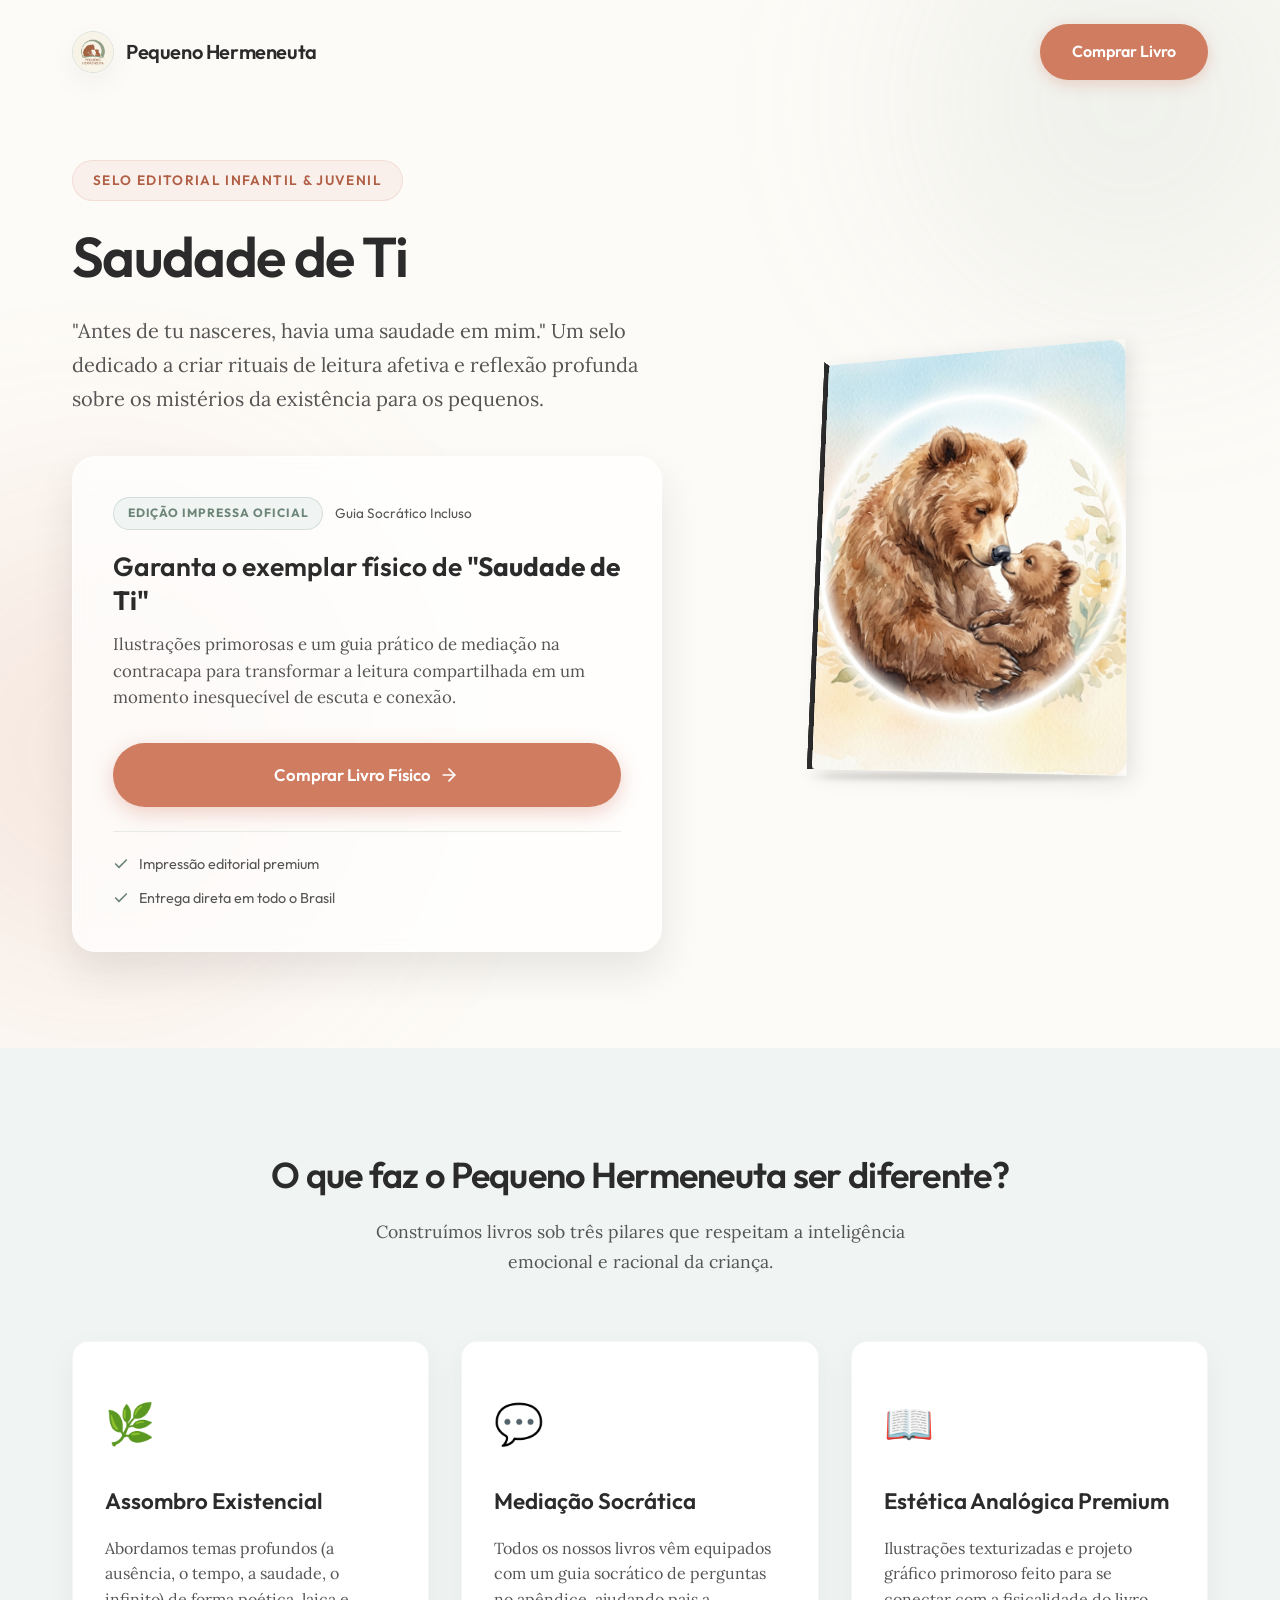
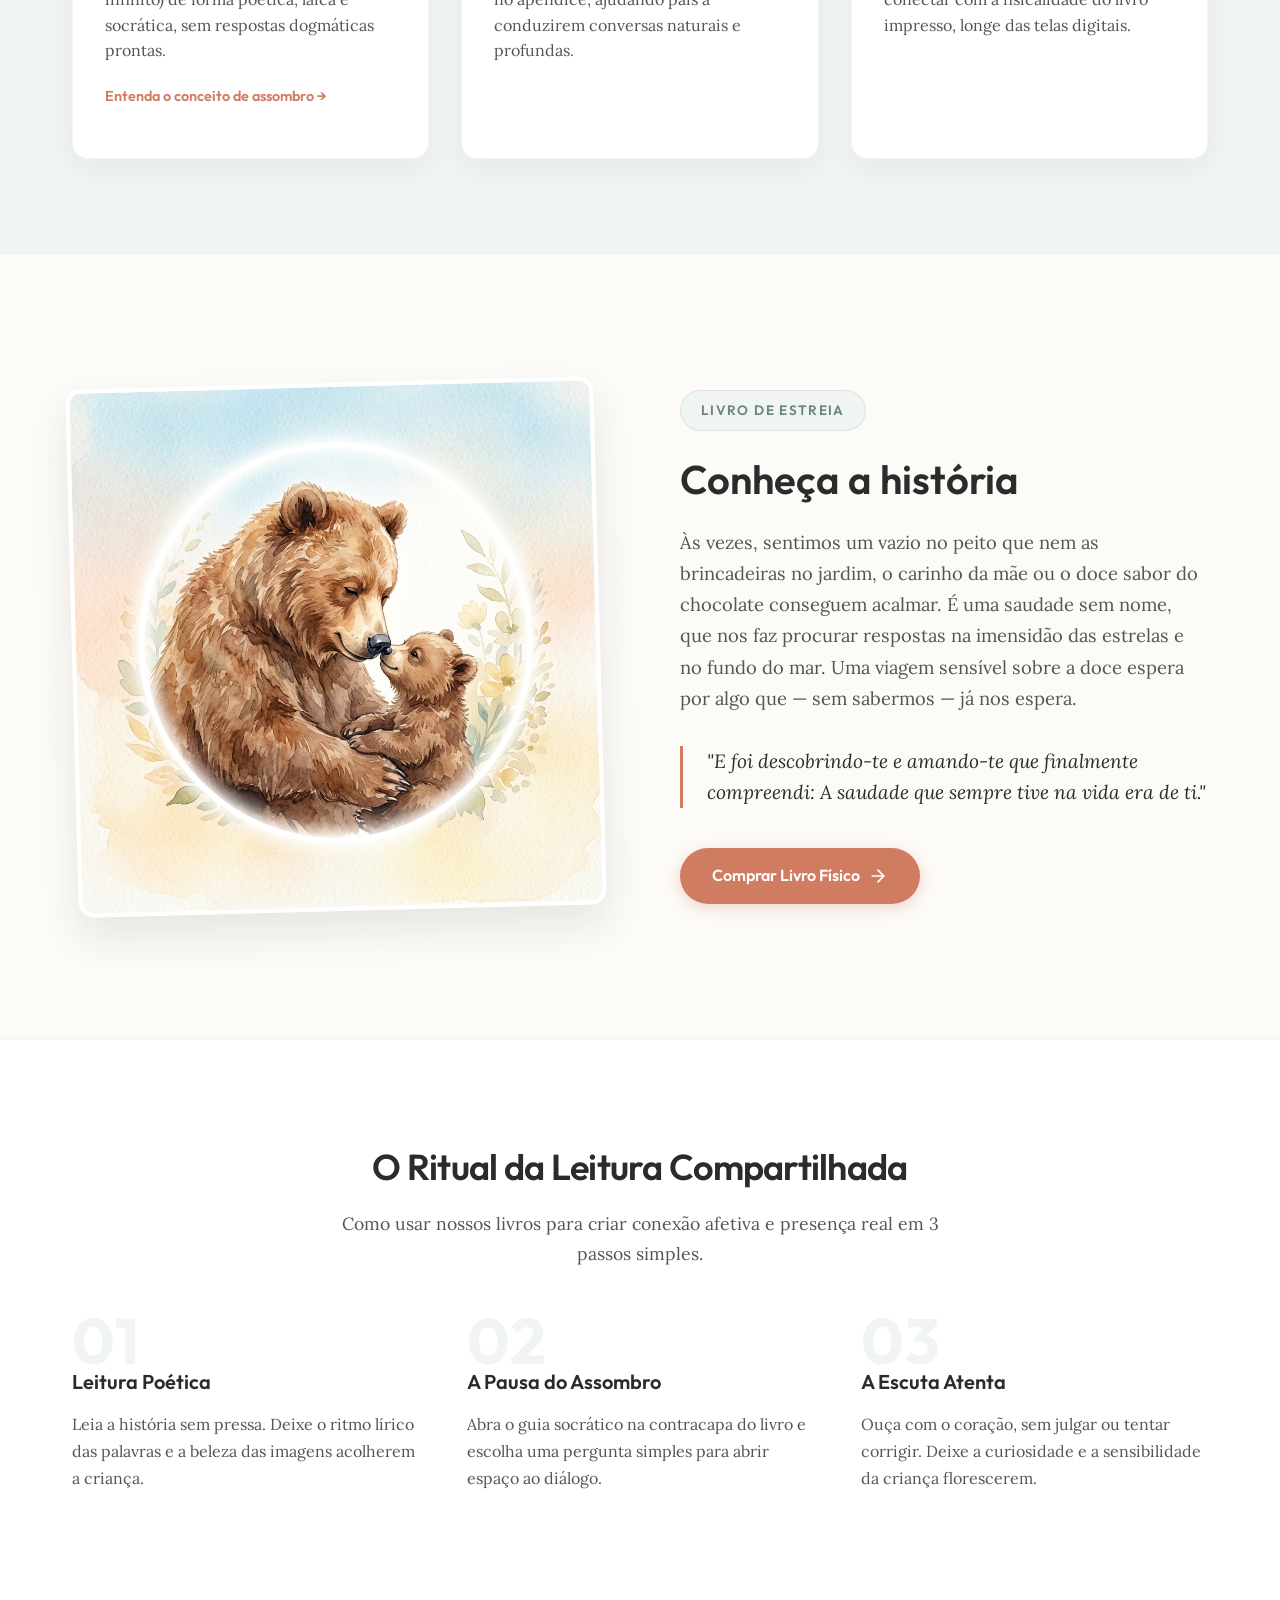
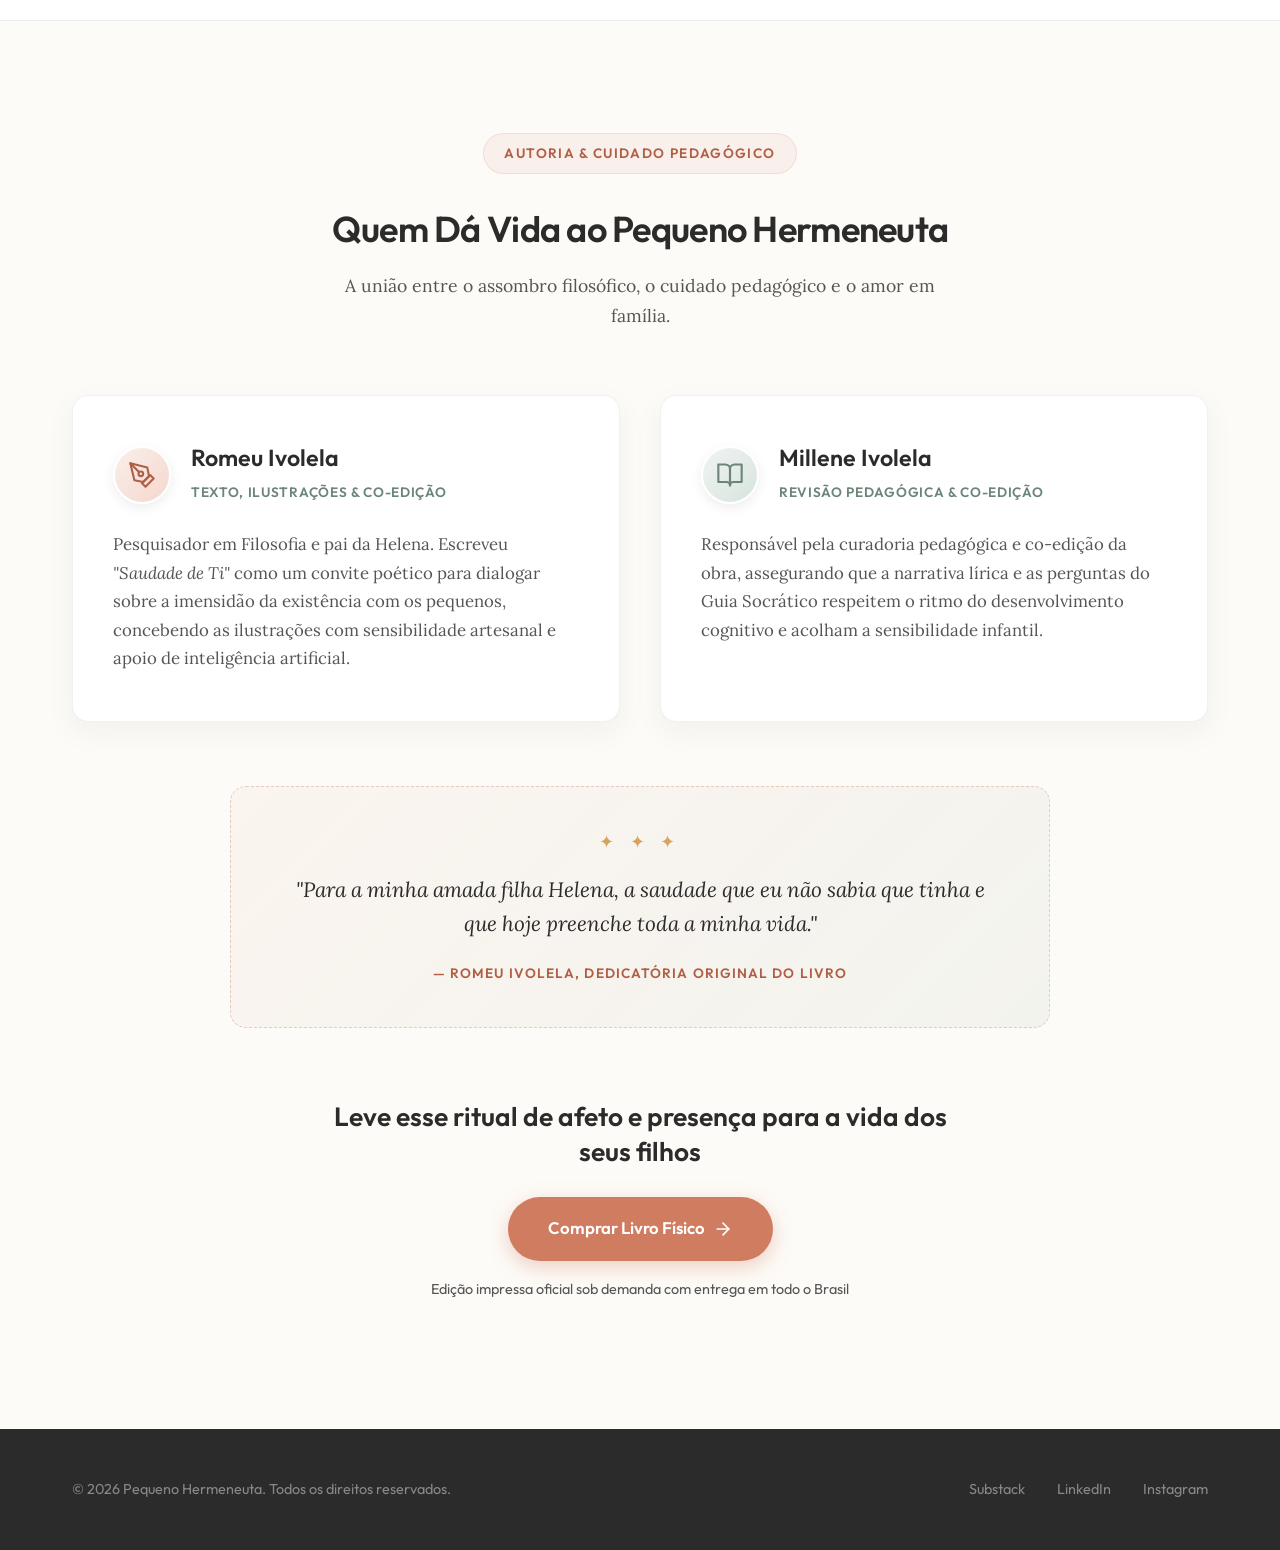
<file: index.html>
<!DOCTYPE html>
<html lang="pt-BR">
<head>
  <meta charset="UTF-8">
  <meta name="viewport" content="width=device-width, initial-scale=1.0">
  <title>Pequeno Hermeneuta | Pontes Poéticas para as Grandes Perguntas da Infância</title>
  
  <!-- SEO Meta Tags -->
  <meta name="description" content="Livros infantis que traduzem grandes temas da Filosofia Contemporânea e Espiritualidade Prática em linguagem lúdica e poética. Adquira a edição impressa com Guia Socrático de Mediação.">
  <meta name="keywords" content="literatura infantil, filosofia para crianças, mediação de leitura, saudade de ti, pequeno hermeneuta, uiclap">
  
  <!-- Google Fonts -->
  <link rel="preconnect" href="https://fonts.googleapis.com">
  <link rel="preconnect" href="https://fonts.gstatic.com" crossorigin>
  <link href="https://fonts.googleapis.com/css2?family=Lora:ital,wght@0,400..700;1,400..700&family=Outfit:wght@300;400;600;700&display=swap" rel="stylesheet">
  
  <!-- CSS Stylesheet -->
  <link rel="stylesheet" href="style.css?v=2.1">
</head>
<body>

  <!-- Background Ambient Glows -->
  <div class="ambient-glow glow-1"></div>
  <div class="ambient-glow glow-2"></div>

  <!-- Header -->
  <header class="site-header">
    <div class="header-container">
      <div class="logo-area">
        <img src="assets/avatar.jpg" alt="Logo Pequeno Hermeneuta" class="logo-img">
        <span class="logo-text">Pequeno Hermeneuta</span>
      </div>
      <a href="https://loja.uiclap.com/titulo/ua198462" target="_blank" rel="noopener noreferrer" class="btn btn-primary header-cta">Comprar Livro</a>
    </div>
  </header>

  <!-- Hero Section -->
  <section class="hero-section">
    <div class="container hero-grid">
      <!-- Hero Left: Content & Form -->
      <div class="hero-content">
        <span class="badge">Selo Editorial Infantil & Juvenil</span>
        <h1 class="hero-title">Saudade de Ti</h1>
        <p class="hero-subtitle">
          "Antes de tu nasceres, havia uma saudade em mim." Um selo dedicado a criar rituais de leitura afetiva e reflexão profunda sobre os mistérios da existência para os pequenos.
        </p>

        <!-- Direct Purchase Card -->
        <div class="purchase-box">
          <div class="purchase-tag-row">
            <span class="purchase-pill">Edição Impressa Oficial</span>
            <span class="format-note">Guia Socrático Incluso</span>
          </div>
          <h3 class="purchase-title">Garanta o exemplar físico de <strong>"Saudade de Ti"</strong></h3>
          <p class="purchase-desc">
            Ilustrações primorosas e um guia prático de mediação na contracapa para transformar a leitura compartilhada em um momento inesquecível de escuta e conexão.
          </p>
          
          <a href="https://loja.uiclap.com/titulo/ua198462" target="_blank" rel="noopener noreferrer" class="btn btn-primary btn-purchase">
            <span>Comprar Livro Físico</span>
            <svg xmlns="http://www.w3.org/2000/svg" width="20" height="20" viewBox="0 0 24 24" fill="none" stroke="currentColor" stroke-width="2" stroke-linecap="round" stroke-linejoin="round" class="feather feather-arrow-right"><line x1="5" y1="12" x2="19" y2="12"></line><polyline points="12 5 19 12 12 19"></polyline></svg>
          </a>

          <div class="trust-indicators">
            <div class="trust-item">
              <svg xmlns="http://www.w3.org/2000/svg" width="16" height="16" viewBox="0 0 24 24" fill="none" stroke="currentColor" stroke-width="2.5" stroke-linecap="round" stroke-linejoin="round"><polyline points="20 6 9 17 4 12"></polyline></svg>
              <span>Impressão editorial premium</span>
            </div>
            <div class="trust-item">
              <svg xmlns="http://www.w3.org/2000/svg" width="16" height="16" viewBox="0 0 24 24" fill="none" stroke="currentColor" stroke-width="2.5" stroke-linecap="round" stroke-linejoin="round"><polyline points="20 6 9 17 4 12"></polyline></svg>
              <span>Entrega direta em todo o Brasil</span>
            </div>
          </div>
        </div>
      </div>

      <!-- Hero Right: Book 3D Mockup -->
      <div class="hero-visual">
        <div class="book-container">
          <div class="book-3d">
            <img src="assets/cover.jpg" alt="Capa do Livro Saudade de Ti" class="book-cover">
            <div class="book-spine"></div>
          </div>
          <div class="book-shadow"></div>
        </div>
      </div>
    </div>
  </section>

  <!-- Features Section -->
  <section class="features-section">
    <div class="container">
      <h2 class="section-title">O que faz o Pequeno Hermeneuta ser diferente?</h2>
      <p class="section-subtitle">Construímos livros sob três pilares que respeitam a inteligência emocional e racional da criança.</p>
      
      <div class="features-grid">
        <!-- Feature 1 -->
        <div class="feature-card">
          <div class="feature-icon">🌿</div>
          <h3 class="feature-title">Assombro Existencial</h3>
          <p class="feature-text">
            Abordamos temas profundos (a ausência, o tempo, a saudade, o infinito) de forma poética, laica e socrática, sem respostas dogmáticas prontas.
          </p>
          <a href="assombro-filosofico.html" class="feature-link">Entenda o conceito de assombro →</a>
        </div>
        
        <!-- Feature 2 -->
        <div class="feature-card">
          <div class="feature-icon">💬</div>
          <h3 class="feature-title">Mediação Socrática</h3>
          <p class="feature-text">
            Todos os nossos livros vêm equipados com um guia socrático de perguntas no apêndice, ajudando pais a conduzirem conversas naturais e profundas.
          </p>
        </div>
        
        <!-- Feature 3 -->
        <div class="feature-card">
          <div class="feature-icon">📖</div>
          <h3 class="feature-title">Estética Analógica Premium</h3>
          <p class="feature-text">
            Ilustrações texturizadas e projeto gráfico primoroso feito para se conectar com a fisicalidade do livro impresso, longe das telas digitais.
          </p>
        </div>
      </div>
    </div>
  </section>

  <!-- Book Showcase Section -->
  <section class="book-showcase">
    <div class="container grid-2">
      <div class="showcase-visual">
        <img src="assets/cover.jpg" alt="Ilustração Saudade de Ti" class="showcase-img">
      </div>
      <div class="showcase-content">
        <span class="badge">Livro de Estreia</span>
        <h2 class="showcase-title">Conheça a história</h2>
        <p class="showcase-text">
          Às vezes, sentimos um vazio no peito que nem as brincadeiras no jardim, o carinho da mãe ou o doce sabor do chocolate conseguem acalmar. É uma saudade sem nome, que nos faz procurar respostas na imensidão das estrelas e no fundo do mar. Uma viagem sensível sobre a doce espera por algo que — sem sabermos — já nos espera.
        </p>
        <div class="quote-box">
          <p class="quote-text">
            "E foi descobrindo-te e amando-te que finalmente compreendi: A saudade que sempre tive na vida era de ti."
          </p>
        </div>
        <a href="https://loja.uiclap.com/titulo/ua198462" target="_blank" rel="noopener noreferrer" class="btn btn-primary">
          <span>Comprar Livro Físico</span>
          <svg xmlns="http://www.w3.org/2000/svg" width="20" height="20" viewBox="0 0 24 24" fill="none" stroke="currentColor" stroke-width="2" stroke-linecap="round" stroke-linejoin="round" class="feather feather-arrow-right"><line x1="5" y1="12" x2="19" y2="12"></line><polyline points="12 5 19 12 12 19"></polyline></svg>
        </a>
      </div>
    </div>
  </section>

  <!-- How It Works / Ritual -->
  <section class="ritual-section">
    <div class="container">
      <h2 class="section-title">O Ritual da Leitura Compartilhada</h2>
      <p class="section-subtitle">Como usar nossos livros para criar conexão afetiva e presença real em 3 passos simples.</p>
      
      <div class="steps-grid">
        <div class="step-card">
          <div class="step-num">01</div>
          <h4 class="step-title">Leitura Poética</h4>
          <p class="step-text">Leia a história sem pressa. Deixe o ritmo lírico das palavras e a beleza das imagens acolherem a criança.</p>
        </div>
        <div class="step-card">
          <div class="step-num">02</div>
          <h4 class="step-title">A Pausa do Assombro</h4>
          <p class="step-text">Abra o guia socrático na contracapa do livro e escolha uma pergunta simples para abrir espaço ao diálogo.</p>
        </div>
        <div class="step-card">
          <div class="step-num">03</div>
          <h4 class="step-title">A Escuta Atenta</h4>
          <p class="step-text">Ouça com o coração, sem julgar ou tentar corrigir. Deixe a curiosidade e a sensibilidade da criança florescerem.</p>
        </div>
      </div>
    </div>
  </section>

  <!-- Authors & Creators Section -->
  <section class="authors-section" id="autores">
    <div class="container">
      <div class="section-header-center">
        <span class="badge">Autoria & Cuidado Pedagógico</span>
        <h2 class="section-title">Quem Dá Vida ao Pequeno Hermeneuta</h2>
        <p class="section-subtitle">A união entre o assombro filosófico, o cuidado pedagógico e o amor em família.</p>
      </div>

      <div class="creators-grid">
        <!-- Card 1: Romeu Ivolela -->
        <div class="creator-card">
          <div class="creator-header">
            <div class="creator-icon creator-icon-author">
              <svg xmlns="http://www.w3.org/2000/svg" width="28" height="28" viewBox="0 0 24 24" fill="none" stroke="currentColor" stroke-width="1.8" stroke-linecap="round" stroke-linejoin="round"><path d="M12 19l7-7 3 3-7 7-3-3z"></path><path d="M18 13l-1.5-7.5L2 2l3.5 14.5L13 18l5-5z"></path><path d="M2 2l7.586 7.586"></path><circle cx="11" cy="11" r="2"></circle></svg>
            </div>
            <div class="creator-meta">
              <h3 class="creator-name">Romeu Ivolela</h3>
              <span class="creator-tag">Texto, Ilustrações & Co-edição</span>
            </div>
          </div>
          <p class="creator-bio">
            Pesquisador em Filosofia e pai da Helena. Escreveu <em>"Saudade de Ti"</em> como um convite poético para dialogar sobre a imensidão da existência com os pequenos, concebendo as ilustrações com sensibilidade artesanal e apoio de inteligência artificial.
          </p>
        </div>

        <!-- Card 2: Millene Ivolela -->
        <div class="creator-card">
          <div class="creator-header">
            <div class="creator-icon creator-icon-pedagogy">
              <svg xmlns="http://www.w3.org/2000/svg" width="28" height="28" viewBox="0 0 24 24" fill="none" stroke="currentColor" stroke-width="1.8" stroke-linecap="round" stroke-linejoin="round"><path d="M2 3h6a4 4 0 0 1 4 4v14a3 3 0 0 0-3-3H2z"></path><path d="M22 3h-6a4 4 0 0 0-4 4v14a3 3 0 0 1 3-3h7z"></path></svg>
            </div>
            <div class="creator-meta">
              <h3 class="creator-name">Millene Ivolela</h3>
              <span class="creator-tag">Revisão Pedagógica & Co-edição</span>
            </div>
          </div>
          <p class="creator-bio">
            Responsável pela curadoria pedagógica e co-edição da obra, assegurando que a narrativa lírica e as perguntas do Guia Socrático respeitem o ritmo do desenvolvimento cognitivo e acolham a sensibilidade infantil.
          </p>
        </div>
      </div>

      <!-- Book Dedication Card -->
      <div class="book-dedication-card">
        <div class="dedication-stars">✦ ✦ ✦</div>
        <p class="dedication-text">
          "Para a minha amada filha Helena, a saudade que eu não sabia que tinha e que hoje preenche toda a minha vida."
        </p>
        <span class="dedication-author">— Romeu Ivolela, dedicatória original do livro</span>
      </div>

      <!-- Final Purchase Call -->
      <div class="creators-cta-block">
        <h3 class="creators-cta-heading">Leve esse ritual de afeto e presença para a vida dos seus filhos</h3>
        <a href="https://loja.uiclap.com/titulo/ua198462" target="_blank" rel="noopener noreferrer" class="btn btn-primary btn-purchase-cta">
          <span>Comprar Livro Físico</span>
          <svg xmlns="http://www.w3.org/2000/svg" width="20" height="20" viewBox="0 0 24 24" fill="none" stroke="currentColor" stroke-width="2" stroke-linecap="round" stroke-linejoin="round" class="feather feather-arrow-right"><line x1="5" y1="12" x2="19" y2="12"></line><polyline points="12 5 19 12 12 19"></polyline></svg>
        </a>
        <p class="creators-cta-sub">Edição impressa oficial sob demanda com entrega em todo o Brasil</p>
      </div>
    </div>
  </section>

  <!-- Footer -->
  <footer class="site-footer">
    <div class="container footer-container">
      <p class="copyright">&copy; 2026 Pequeno Hermeneuta. Todos os direitos reservados.</p>
      <div class="footer-links">
        <a href="https://substack.com" target="_blank">Substack</a>
        <a href="https://linkedin.com" target="_blank">LinkedIn</a>
        <a href="https://instagram.com" target="_blank">Instagram</a>
      </div>
    </div>
  </footer>
</body>
</html>
</file>
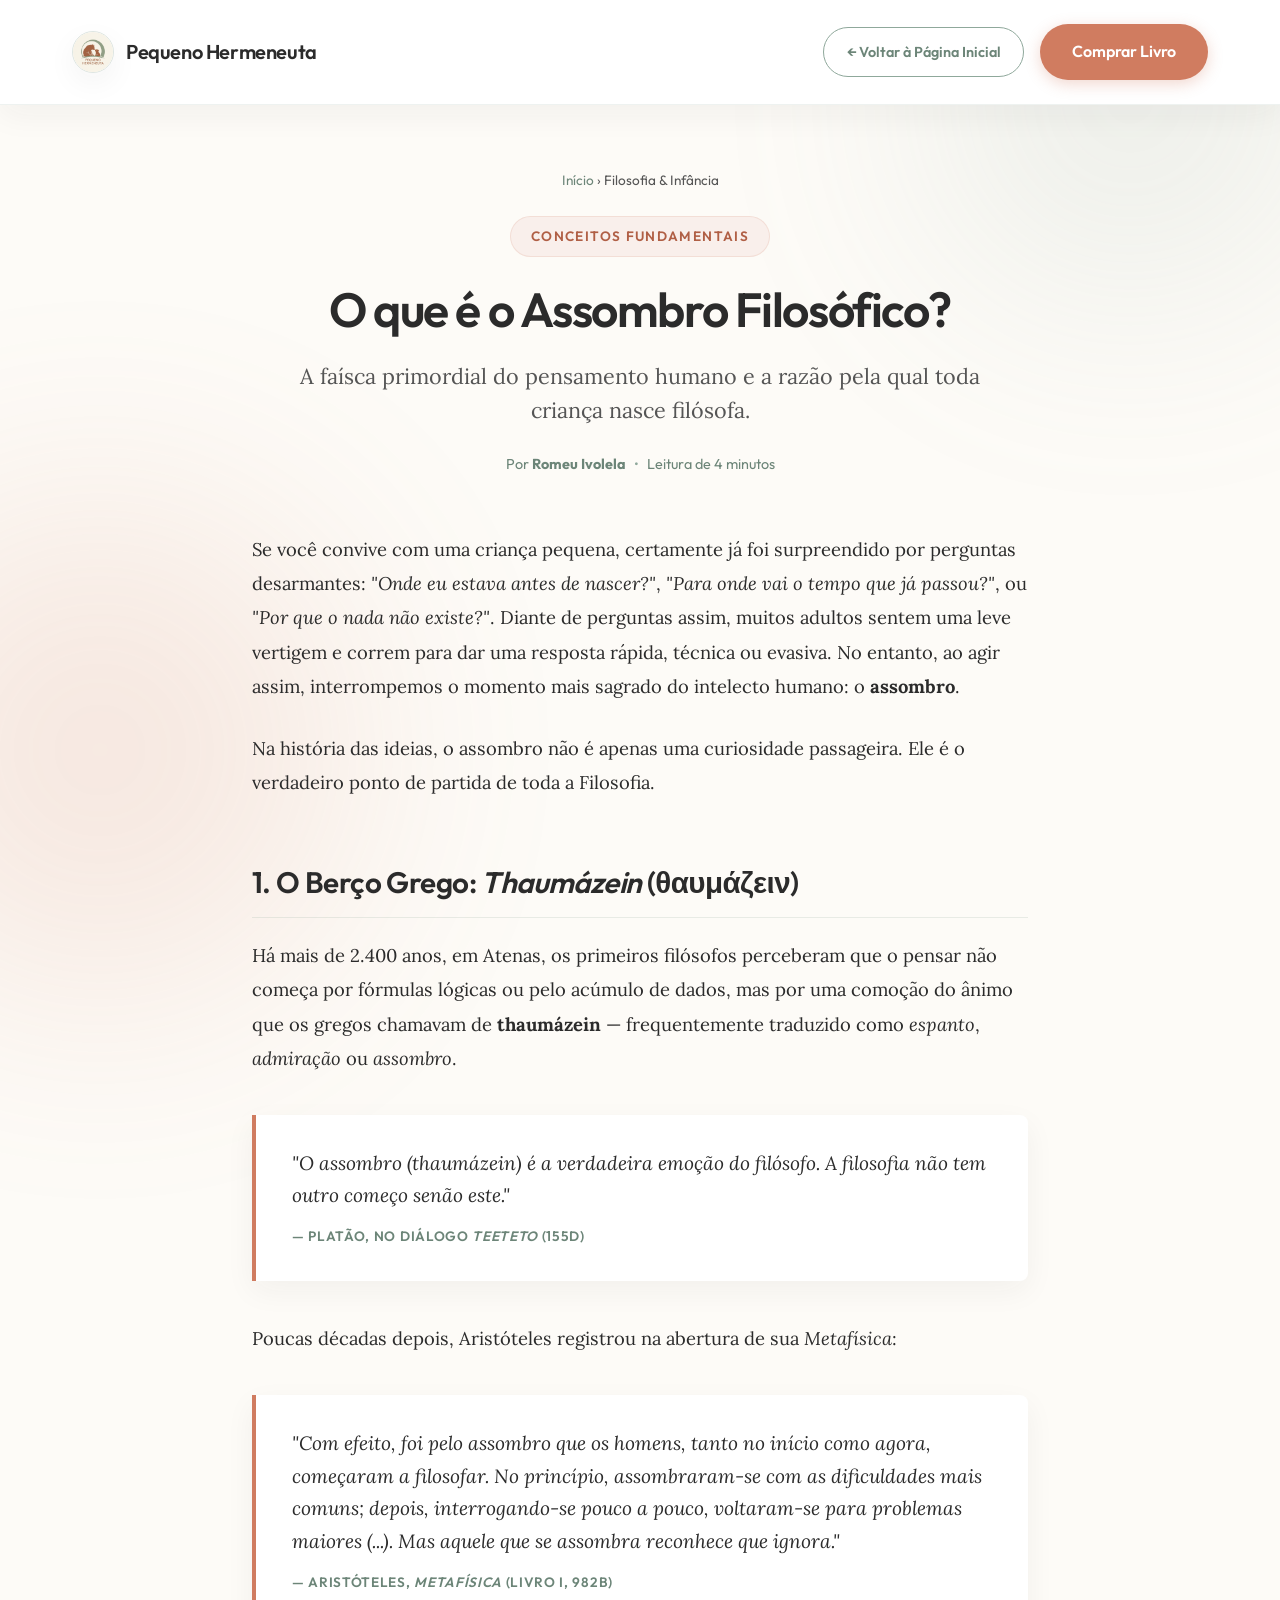
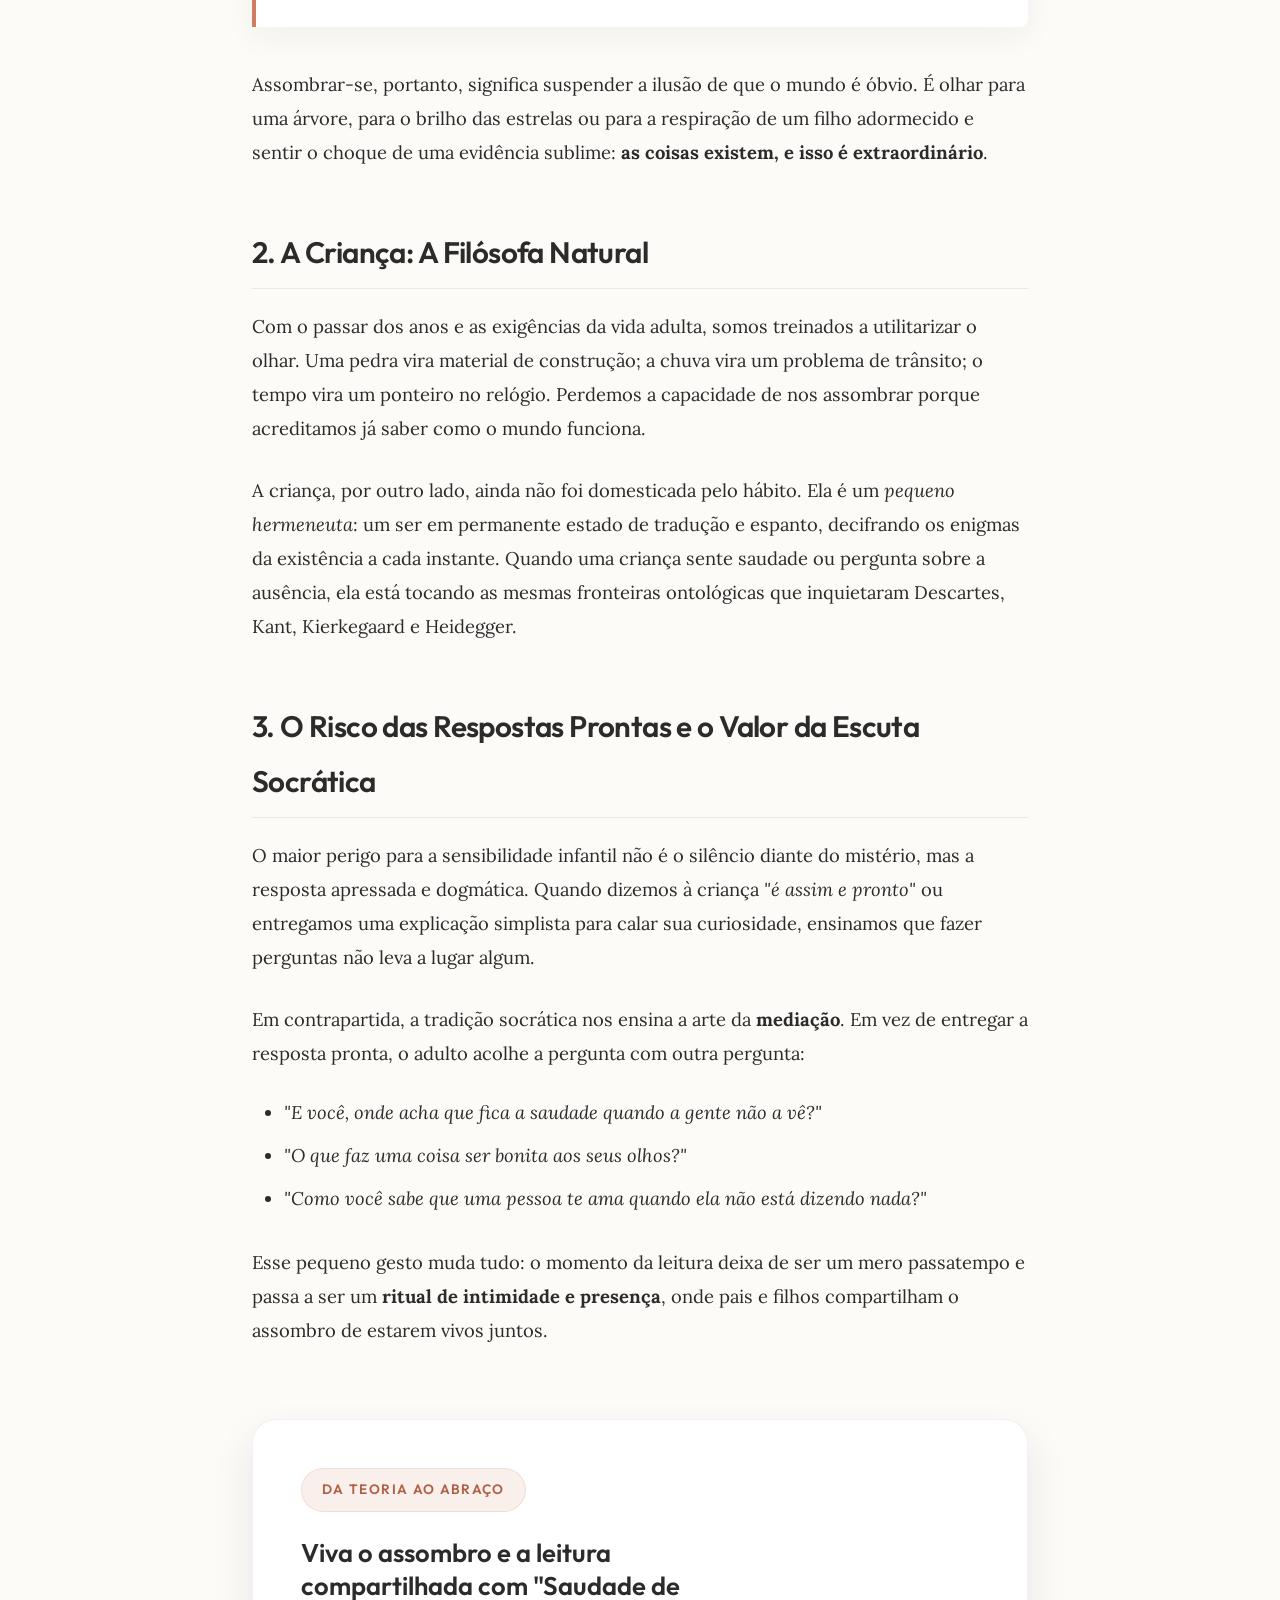
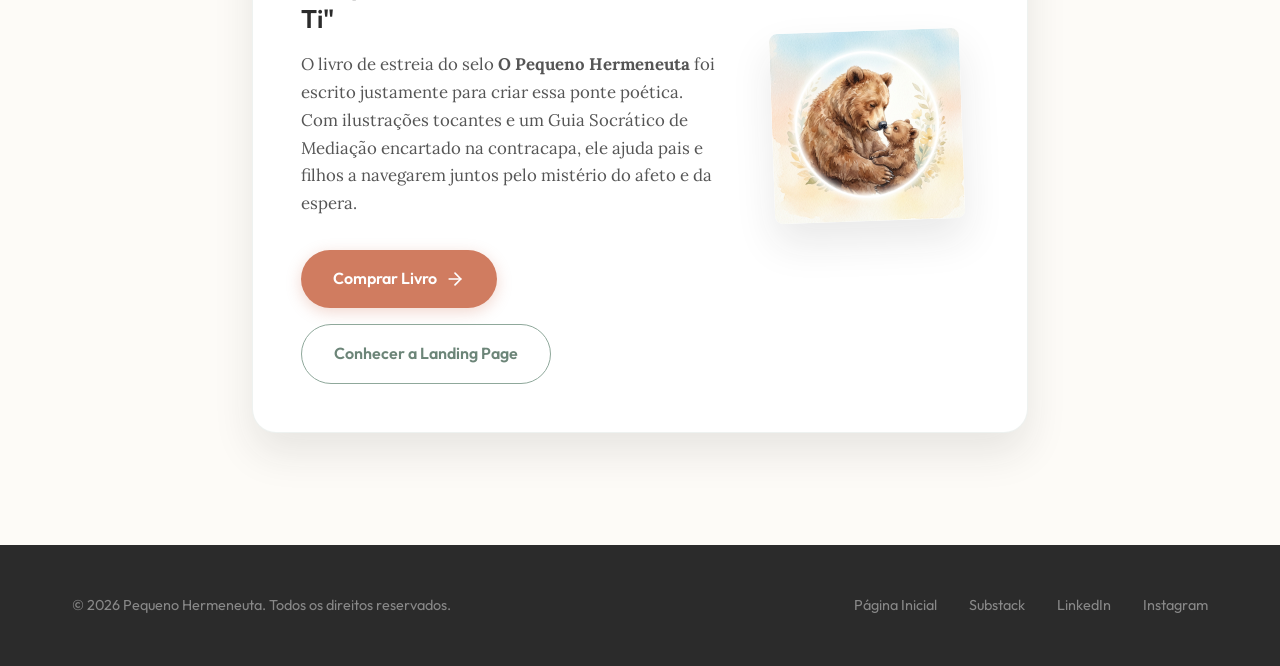
<file: assombro-filosofico.html>
<!DOCTYPE html>
<html lang="pt-BR">
<head>
  <meta charset="UTF-8">
  <meta name="viewport" content="width=device-width, initial-scale=1.0">
  <title>O que é o Assombro Filosófico? | O Pequeno Hermeneuta</title>
  
  <!-- SEO & OpenGraph Meta Tags -->
  <meta name="description" content="Descubra a origem do conceito de assombro filosófico (Thaumázein) desde Platão e Aristóteles até a infância contemporânea, e como cultivar as grandes perguntas com as crianças.">
  <meta name="keywords" content="assombro filosófico, thaumazein, espanto filosófico, filosofia para crianças, pequeno hermeneuta, saudade de ti">
  <meta property="og:title" content="O que é o Assombro Filosófico? | O Pequeno Hermeneuta">
  <meta property="og:description" content="A faísca do pensar e o coração da infância: como o espanto primordial desperta a inteligência e o afeto nos pequenos.">
  <meta property="og:type" content="article">
  <meta property="og:image" content="assets/cover.jpg">

  <!-- Google Fonts -->
  <link rel="preconnect" href="https://fonts.googleapis.com">
  <link rel="preconnect" href="https://fonts.gstatic.com" crossorigin>
  <link href="https://fonts.googleapis.com/css2?family=Lora:ital,wght@0,400..700;1,400..700&family=Outfit:wght@300;400;600;700&display=swap" rel="stylesheet">
  
  <!-- CSS Stylesheet -->
  <link rel="stylesheet" href="style.css?v=2.1">
</head>
<body class="article-page">

  <!-- Background Ambient Glows -->
  <div class="ambient-glow glow-1"></div>
  <div class="ambient-glow glow-2"></div>

  <!-- Header -->
  <header class="site-header site-header-solid">
    <div class="header-container">
      <a href="index.html" class="logo-area logo-link">
        <img src="assets/avatar.jpg" alt="Logo Pequeno Hermeneuta" class="logo-img">
        <span class="logo-text">Pequeno Hermeneuta</span>
      </a>
      <div class="header-actions">
        <a href="index.html" class="btn btn-secondary header-back-btn">← Voltar à Página Inicial</a>
        <a href="https://loja.uiclap.com/titulo/ua198462" target="_blank" rel="noopener noreferrer" class="btn btn-primary header-cta">Comprar Livro</a>
      </div>
    </div>
  </header>

  <!-- Article Section -->
  <main class="article-main">
    <article class="container article-container">
      <!-- Article Header -->
      <header class="article-header">
        <div class="article-breadcrumb">
          <a href="index.html">Início</a> &rsaquo; <span>Filosofia & Infância</span>
        </div>
        <span class="badge">Conceitos Fundamentais</span>
        <h1 class="article-title">O que é o Assombro Filosófico?</h1>
        <p class="article-lead">
          A faísca primordial do pensamento humano e a razão pela qual toda criança nasce filósofa.
        </p>
        <div class="article-meta-info">
          <span>Por <strong>Romeu Ivolela</strong></span>
          <span class="meta-dot">•</span>
          <span>Leitura de 4 minutos</span>
        </div>
      </header>

      <!-- Article Content -->
      <div class="article-body">
        <p class="article-paragraph">
          Se você convive com uma criança pequena, certamente já foi surpreendido por perguntas desarmantes: <em>"Onde eu estava antes de nascer?"</em>, <em>"Para onde vai o tempo que já passou?"</em>, ou <em>"Por que o nada não existe?"</em>. Diante de perguntas assim, muitos adultos sentem uma leve vertigem e correm para dar uma resposta rápida, técnica ou evasiva. No entanto, ao agir assim, interrompemos o momento mais sagrado do intelecto humano: o <strong>assombro</strong>.
        </p>

        <p class="article-paragraph">
          Na história das ideias, o assombro não é apenas uma curiosidade passageira. Ele é o verdadeiro ponto de partida de toda a Filosofia.
        </p>

        <h2 class="article-heading">1. O Berço Grego: <em>Thaumázein</em> (θαυμάζειν)</h2>

        <p class="article-paragraph">
          Há mais de 2.400 anos, em Atenas, os primeiros filósofos perceberam que o pensar não começa por fórmulas lógicas ou pelo acúmulo de dados, mas por uma comoção do ânimo que os gregos chamavam de <strong>thaumázein</strong> — frequentemente traduzido como <em>espanto</em>, <em>admiração</em> ou <em>assombro</em>.
        </p>

        <div class="article-quote-card">
          <p class="article-quote-text">
            "O assombro (thaumázein) é a verdadeira emoção do filósofo. A filosofia não tem outro começo senão este."
          </p>
          <span class="article-quote-cite">— Platão, no diálogo <em>Teeteto</em> (155d)</span>
        </div>

        <p class="article-paragraph">
          Poucas décadas depois, Aristóteles registrou na abertura de sua <em>Metafísica</em>:
        </p>

        <div class="article-quote-card">
          <p class="article-quote-text">
            "Com efeito, foi pelo assombro que os homens, tanto no início como agora, começaram a filosofar. No princípio, assombraram-se com as dificuldades mais comuns; depois, interrogando-se pouco a pouco, voltaram-se para problemas maiores (...). Mas aquele que se assombra reconhece que ignora."
          </p>
          <span class="article-quote-cite">— Aristóteles, <em>Metafísica</em> (Livro I, 982b)</span>
        </div>

        <p class="article-paragraph">
          Assombrar-se, portanto, significa suspender a ilusão de que o mundo é óbvio. É olhar para uma árvore, para o brilho das estrelas ou para a respiração de um filho adormecido e sentir o choque de uma evidência sublime: <strong>as coisas existem, e isso é extraordinário</strong>.
        </p>

        <h2 class="article-heading">2. A Criança: A Filósofa Natural</h2>

        <p class="article-paragraph">
          Com o passar dos anos e as exigências da vida adulta, somos treinados a utilitarizar o olhar. Uma pedra vira material de construção; a chuva vira um problema de trânsito; o tempo vira um ponteiro no relógio. Perdemos a capacidade de nos assombrar porque acreditamos já saber como o mundo funciona.
        </p>

        <p class="article-paragraph">
          A criança, por outro lado, ainda não foi domesticada pelo hábito. Ela é um <em>pequeno hermeneuta</em>: um ser em permanente estado de tradução e espanto, decifrando os enigmas da existência a cada instante. Quando uma criança sente saudade ou pergunta sobre a ausência, ela está tocando as mesmas fronteiras ontológicas que inquietaram Descartes, Kant, Kierkegaard e Heidegger.
        </p>

        <h2 class="article-heading">3. O Risco das Respostas Prontas e o Valor da Escuta Socrática</h2>

        <p class="article-paragraph">
          O maior perigo para a sensibilidade infantil não é o silêncio diante do mistério, mas a resposta apressada e dogmática. Quando dizemos à criança <em>"é assim e pronto"</em> ou entregamos uma explicação simplista para calar sua curiosidade, ensinamos que fazer perguntas não leva a lugar algum.
        </p>

        <p class="article-paragraph">
          Em contrapartida, a tradição socrática nos ensina a arte da <strong>mediação</strong>. Em vez de entregar a resposta pronta, o adulto acolhe a pergunta com outra pergunta:
        </p>

        <ul class="article-list">
          <li><em>"E você, onde acha que fica a saudade quando a gente não a vê?"</em></li>
          <li><em>"O que faz uma coisa ser bonita aos seus olhos?"</em></li>
          <li><em>"Como você sabe que uma pessoa te ama quando ela não está dizendo nada?"</em></li>
        </ul>

        <p class="article-paragraph">
          Esse pequeno gesto muda tudo: o momento da leitura deixa de ser um mero passatempo e passa a ser um <strong>ritual de intimidade e presença</strong>, onde pais e filhos compartilham o assombro de estarem vivos juntos.
        </p>

        <!-- Call to Action Card -->
        <div class="article-book-cta">
          <div class="article-book-cta-content">
            <span class="badge">Da Teoria ao Abraço</span>
            <h3 class="article-book-cta-title">Viva o assombro e a leitura compartilhada com "Saudade de Ti"</h3>
            <p class="article-book-cta-desc">
              O livro de estreia do selo <strong>O Pequeno Hermeneuta</strong> foi escrito justamente para criar essa ponte poética. Com ilustrações tocantes e um Guia Socrático de Mediação encartado na contracapa, ele ajuda pais e filhos a navegarem juntos pelo mistério do afeto e da espera.
            </p>
            <div class="article-cta-buttons">
              <a href="https://loja.uiclap.com/titulo/ua198462" target="_blank" rel="noopener noreferrer" class="btn btn-primary">
                <span>Comprar Livro</span>
                <svg xmlns="http://www.w3.org/2000/svg" width="20" height="20" viewBox="0 0 24 24" fill="none" stroke="currentColor" stroke-width="2" stroke-linecap="round" stroke-linejoin="round" class="feather feather-arrow-right"><line x1="5" y1="12" x2="19" y2="12"></line><polyline points="12 5 19 12 12 19"></polyline></svg>
              </a>
              <a href="index.html" class="btn btn-secondary">Conhecer a Landing Page</a>
            </div>
          </div>
          <div class="article-book-cta-visual">
            <img src="assets/cover.jpg" alt="Capa do Livro Saudade de Ti" class="article-book-cover">
          </div>
        </div>
      </div>
    </article>
  </main>

  <!-- Footer -->
  <footer class="site-footer">
    <div class="container footer-container">
      <p class="copyright">&copy; 2026 Pequeno Hermeneuta. Todos os direitos reservados.</p>
      <div class="footer-links">
        <a href="index.html">Página Inicial</a>
        <a href="https://substack.com" target="_blank">Substack</a>
        <a href="https://linkedin.com" target="_blank">LinkedIn</a>
        <a href="https://instagram.com" target="_blank">Instagram</a>
      </div>
    </div>
  </footer>

</body>
</html>
</file>
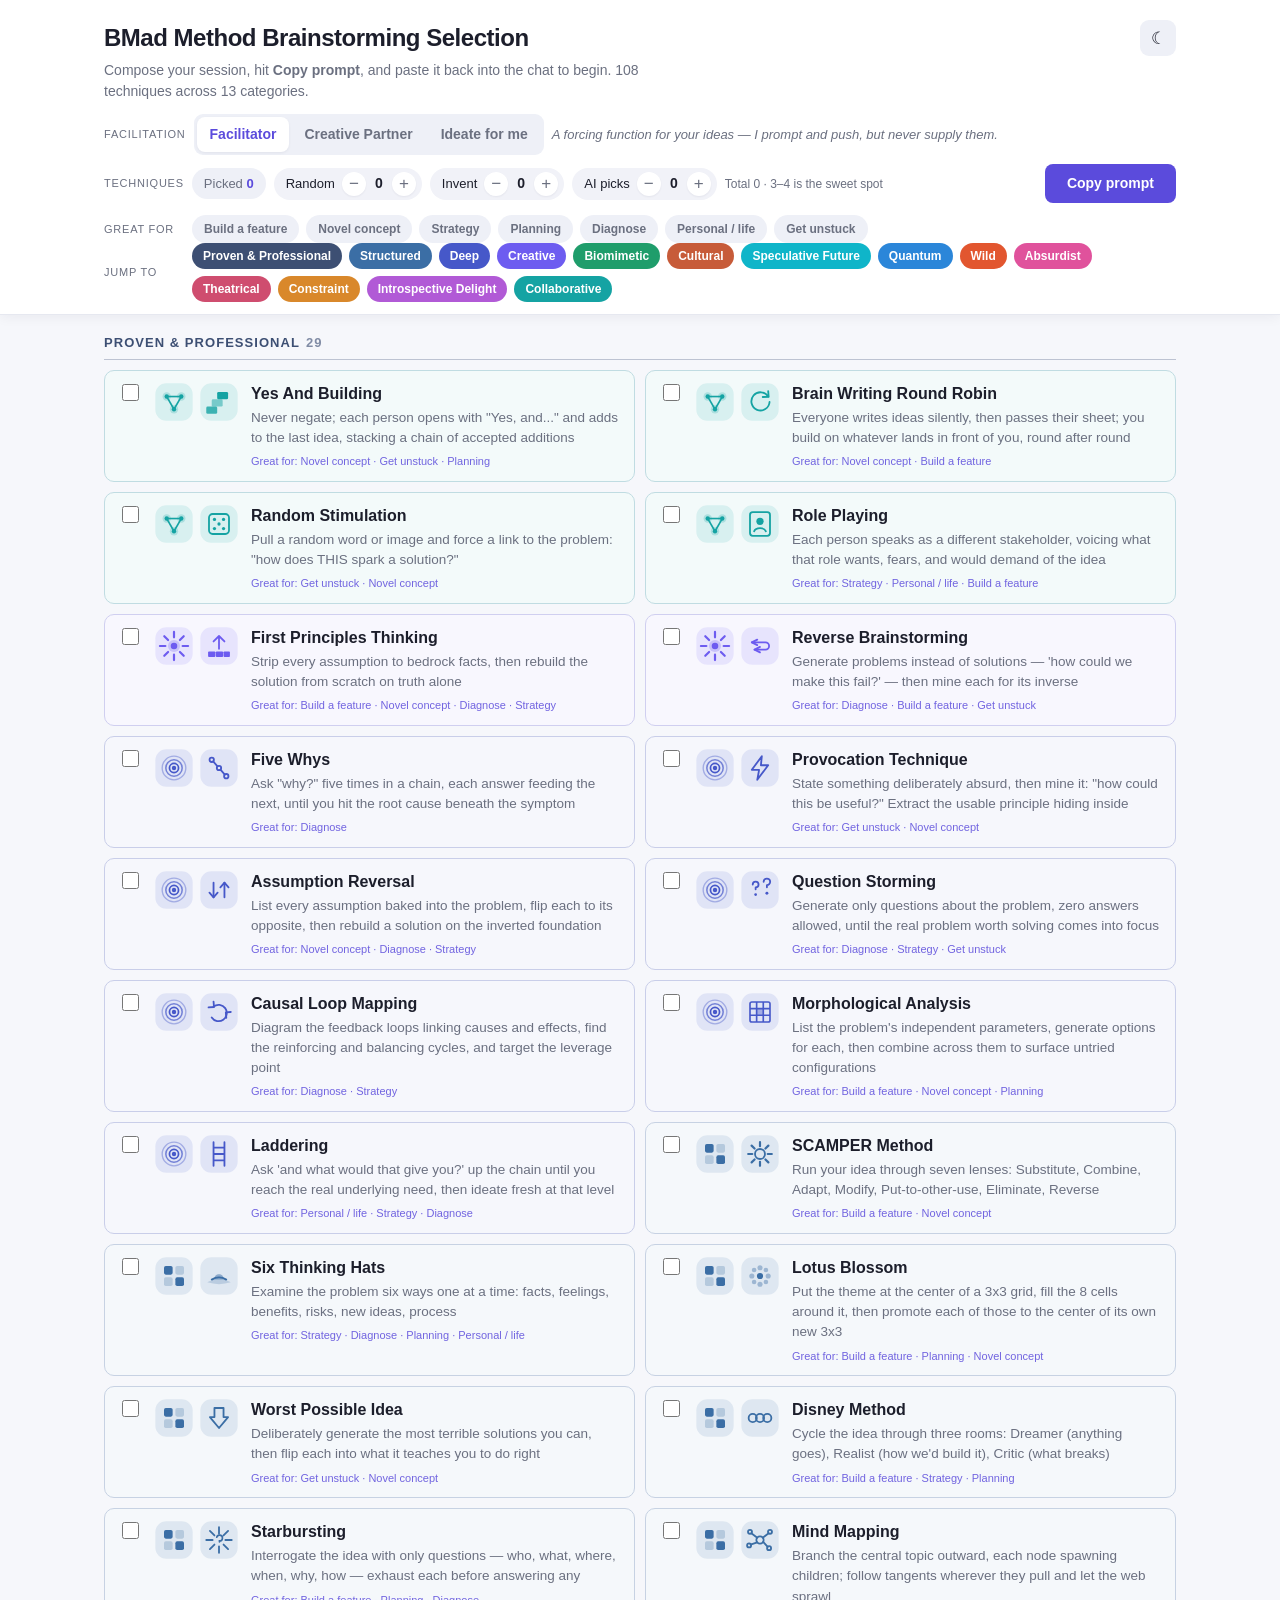
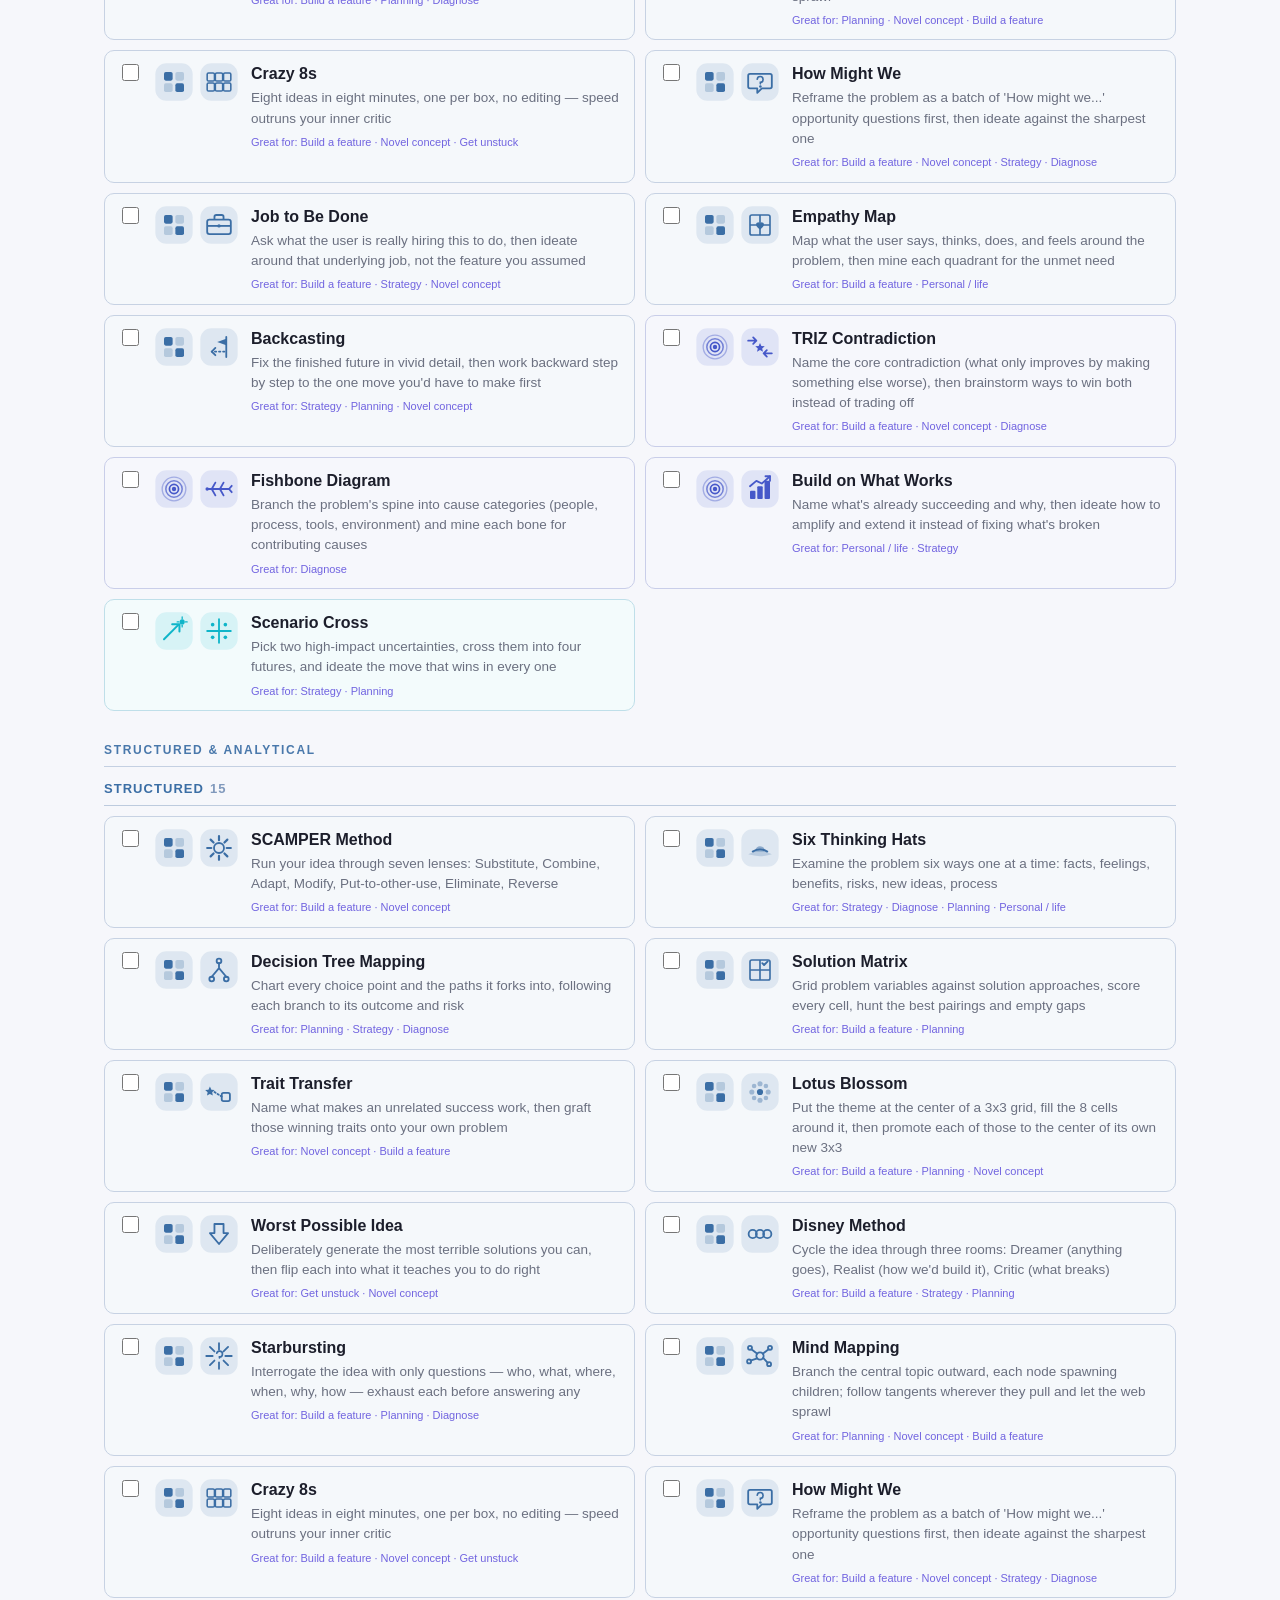
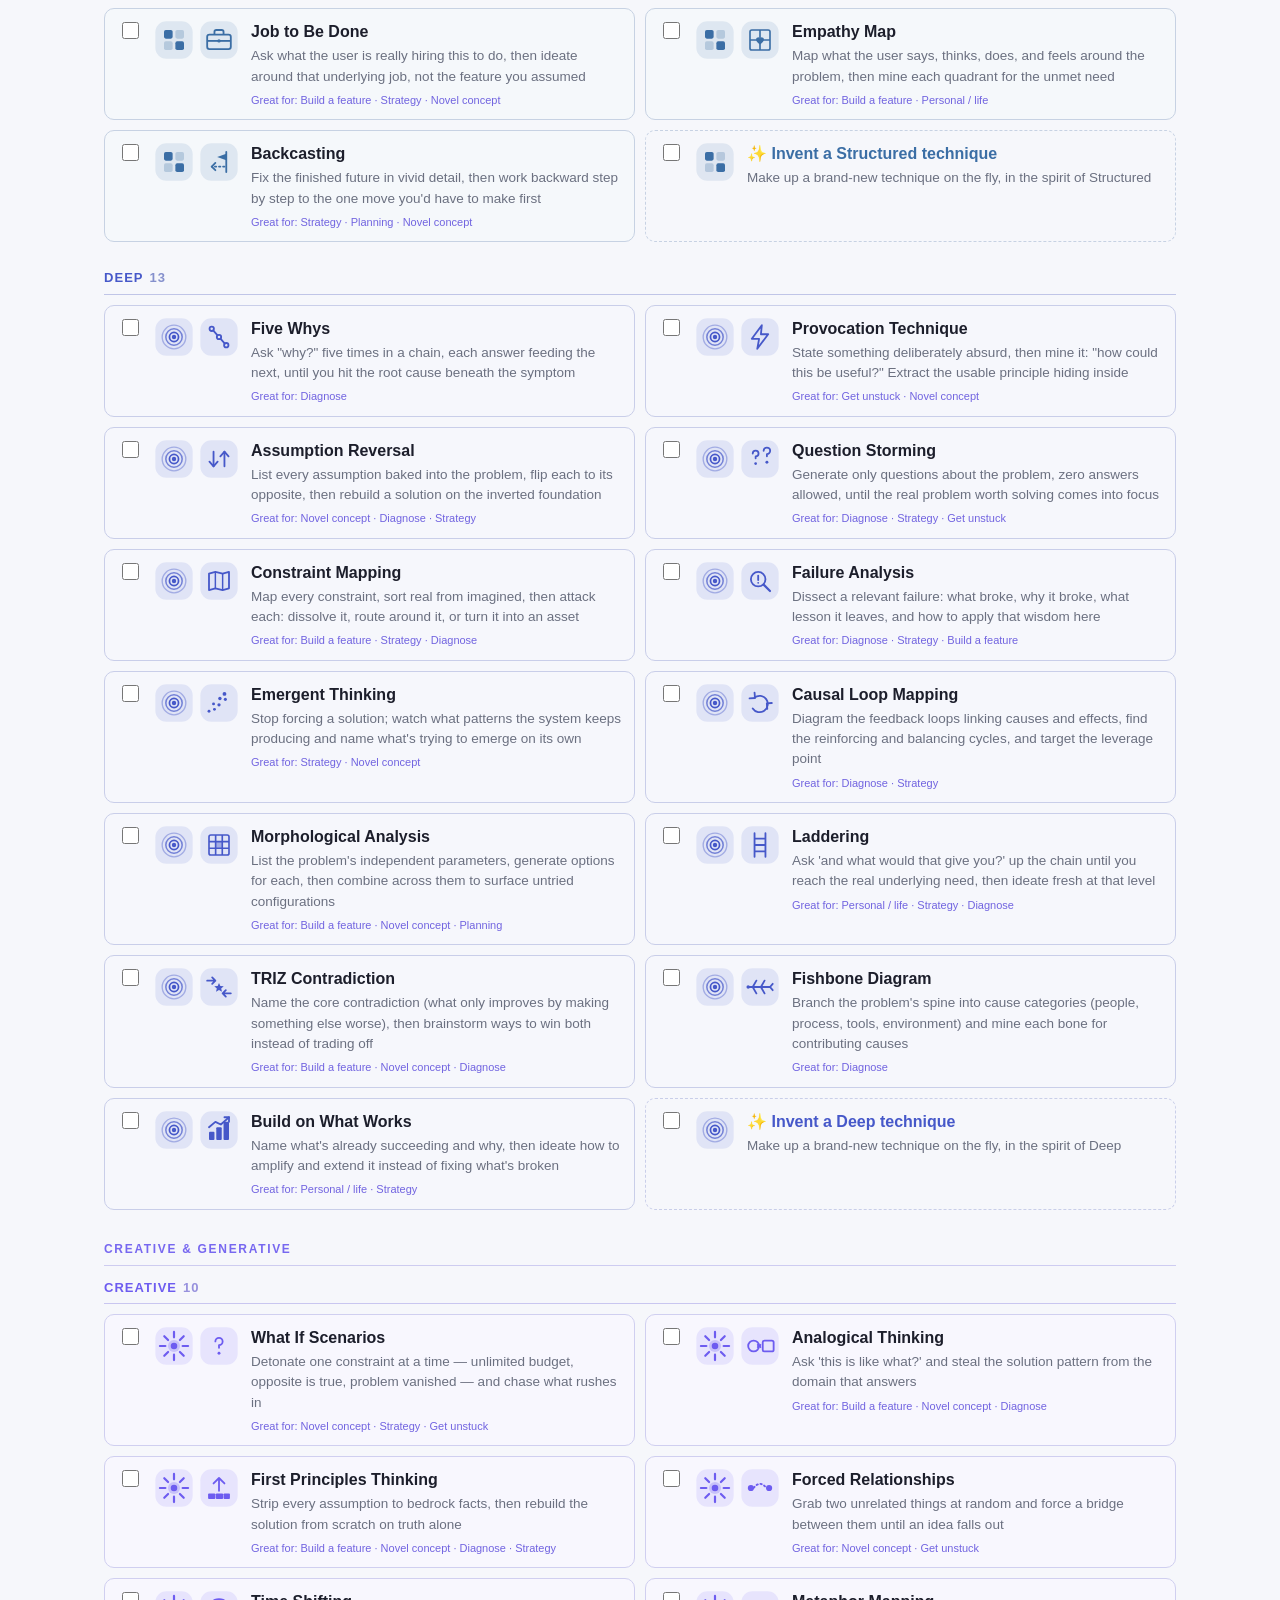
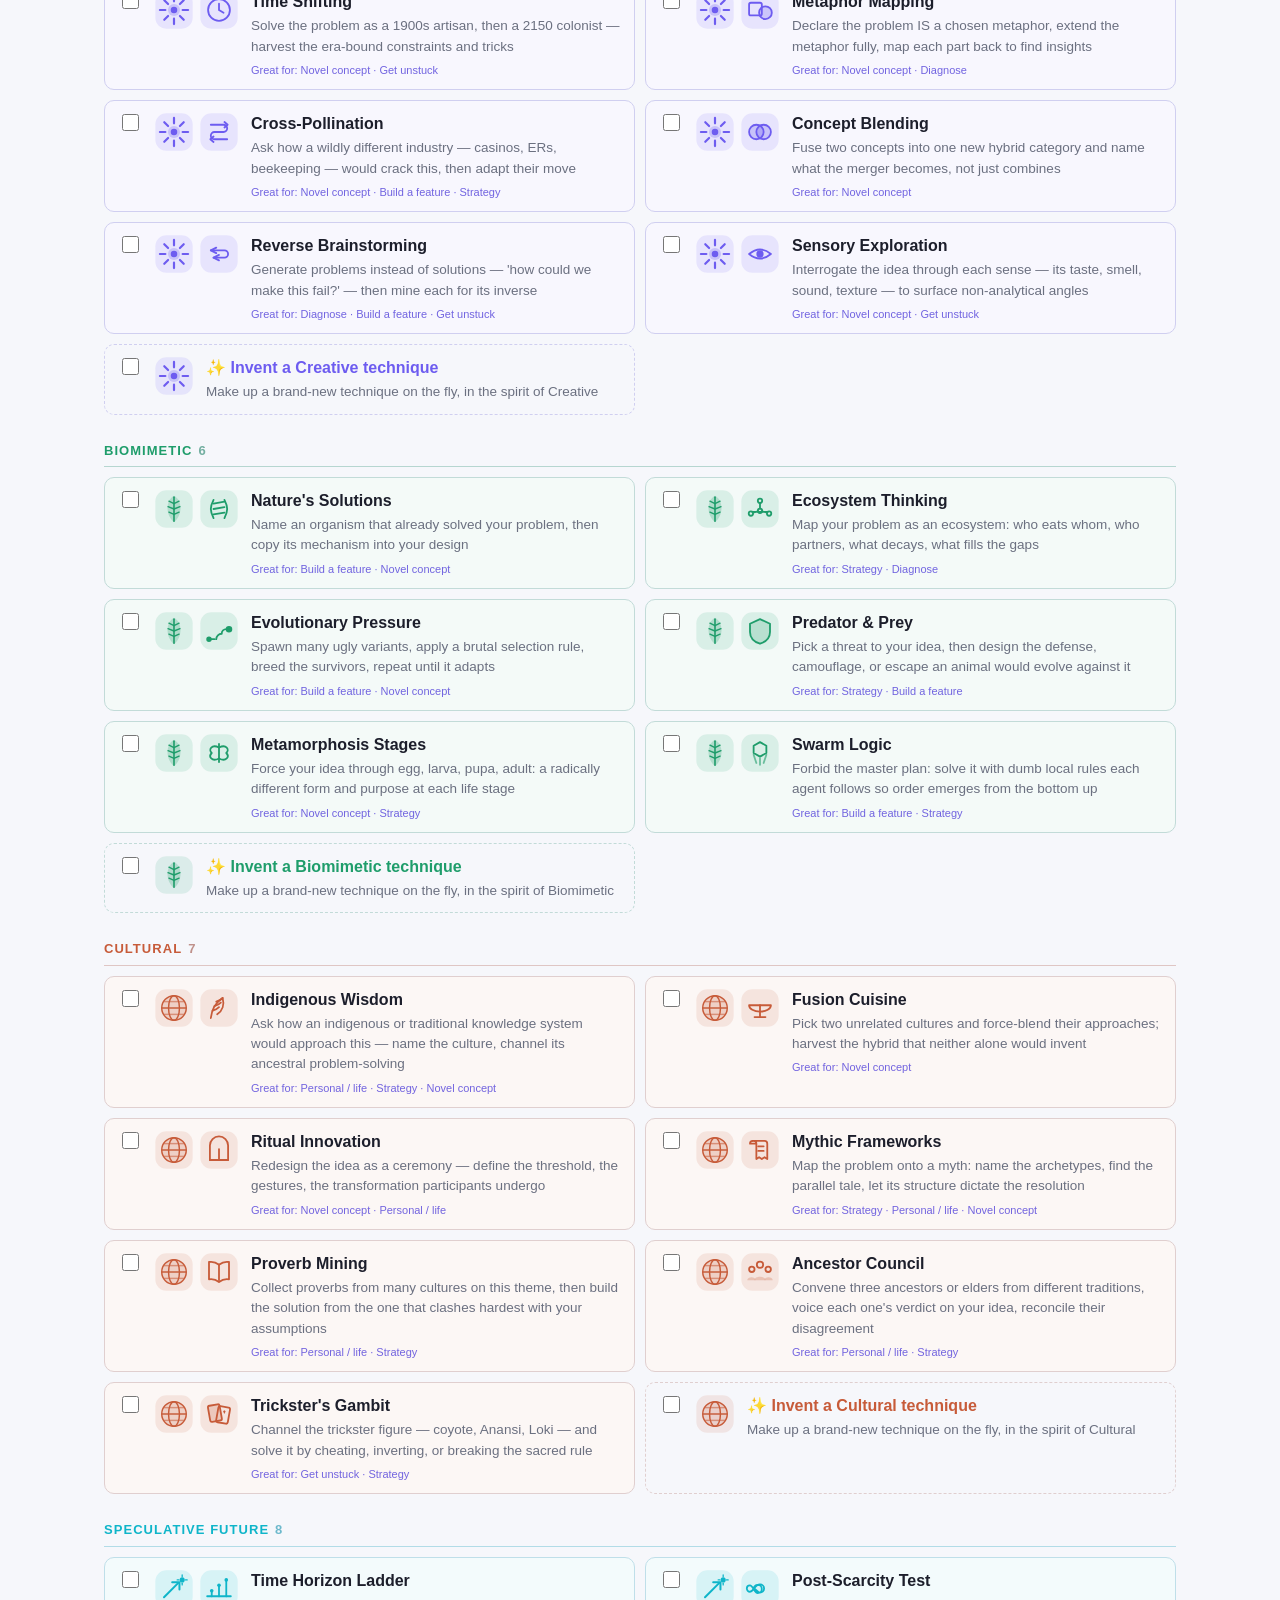
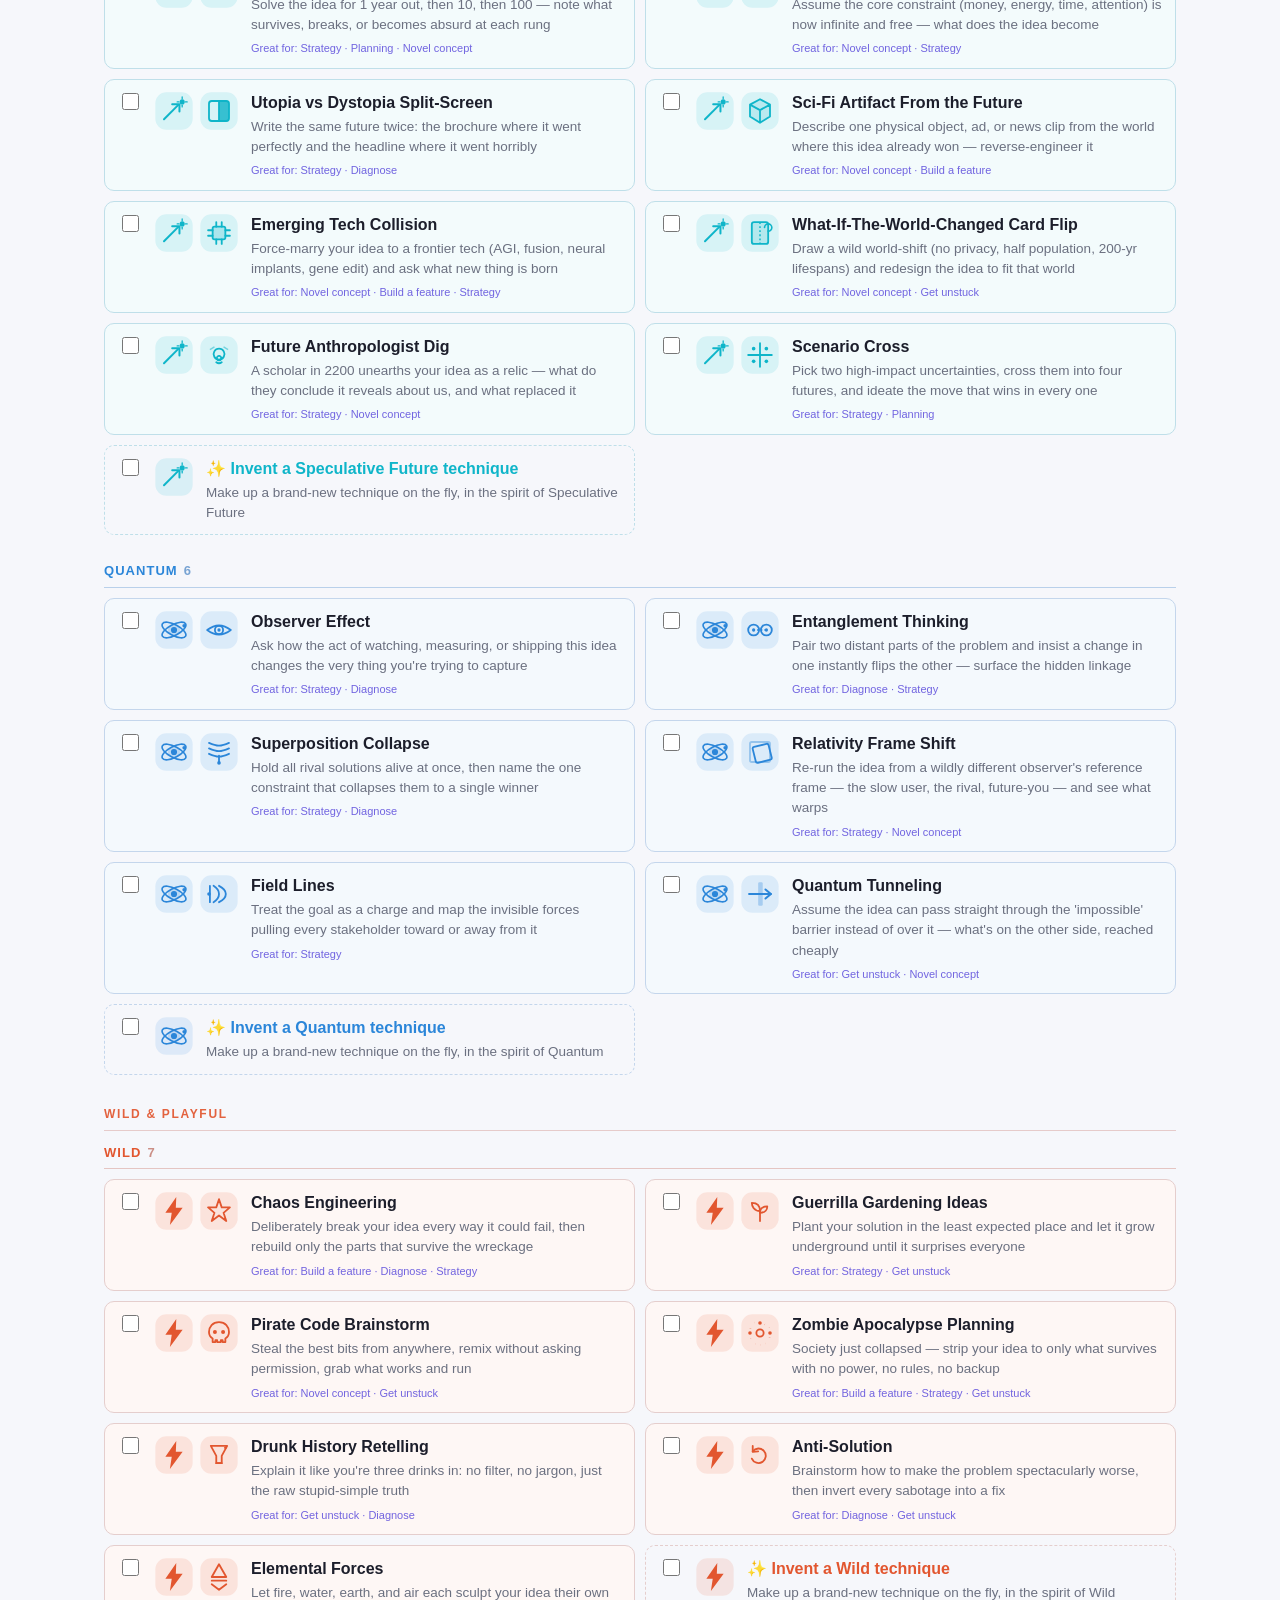
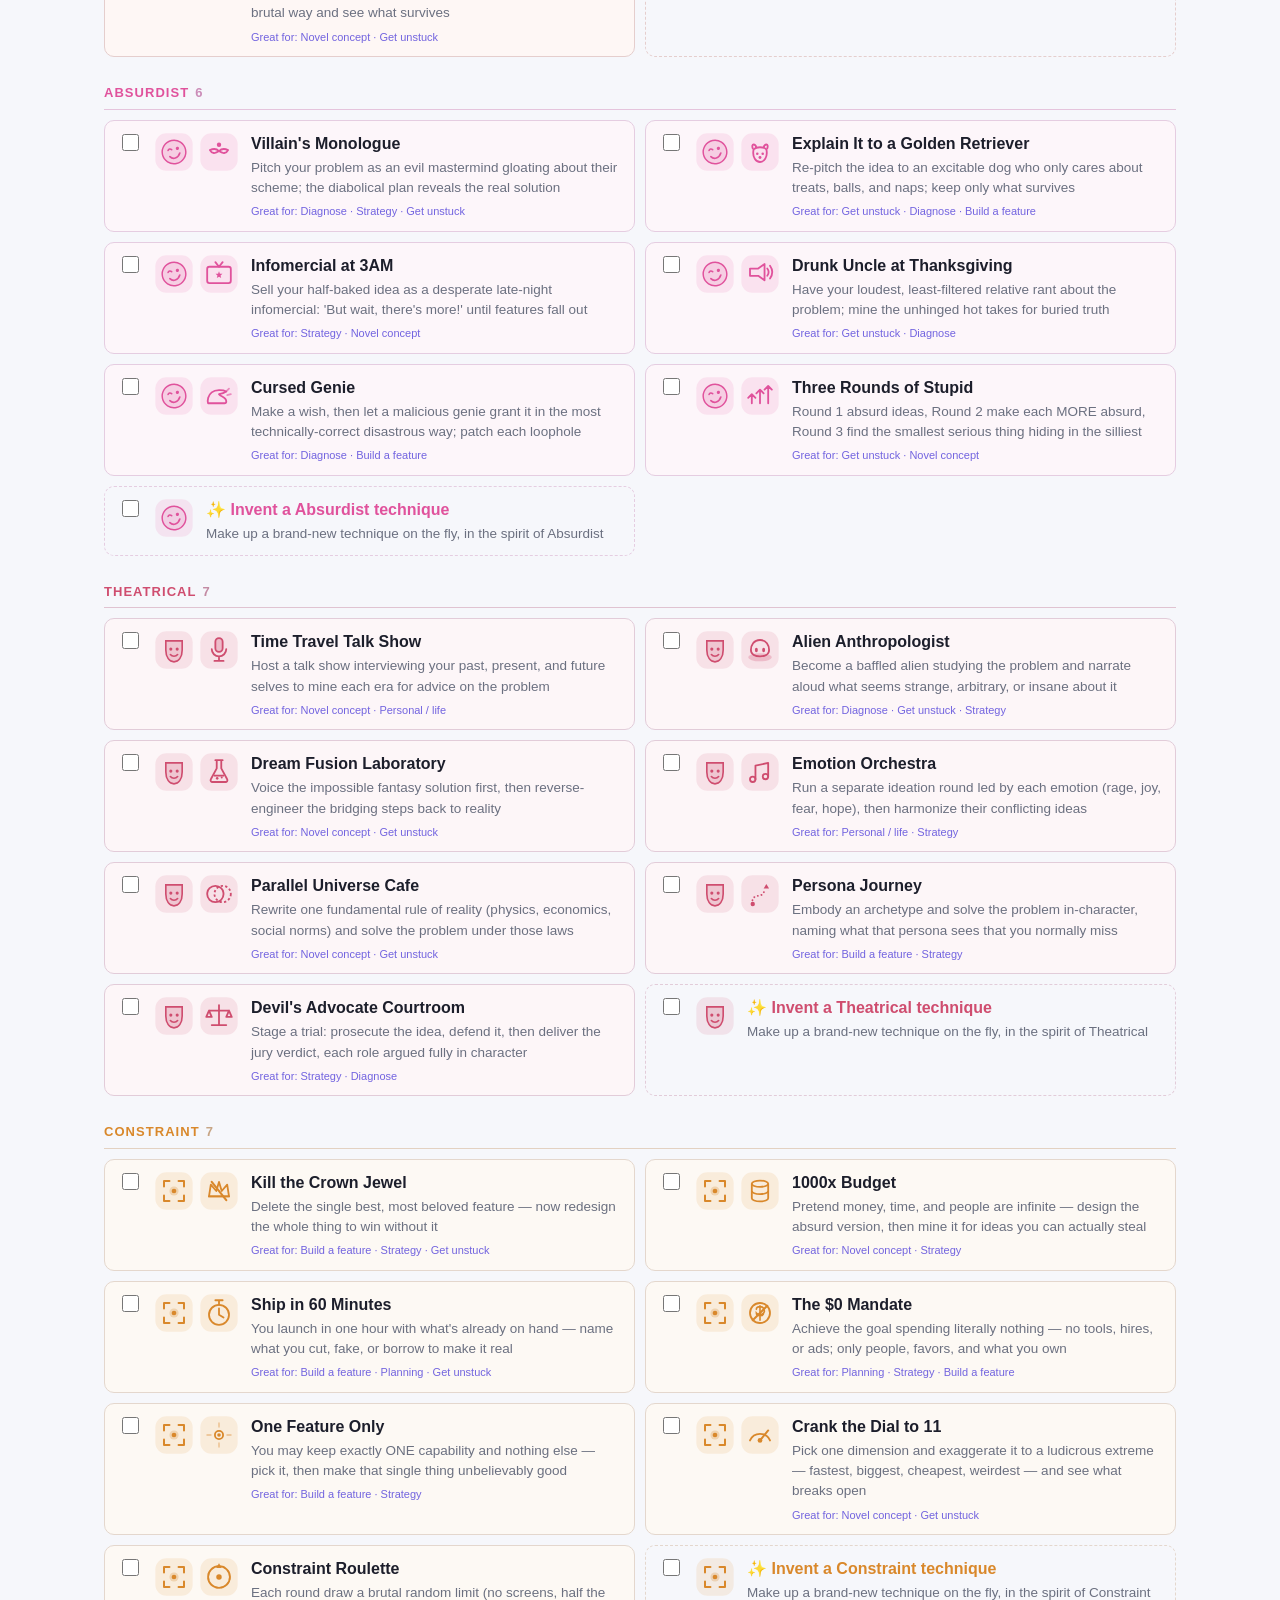
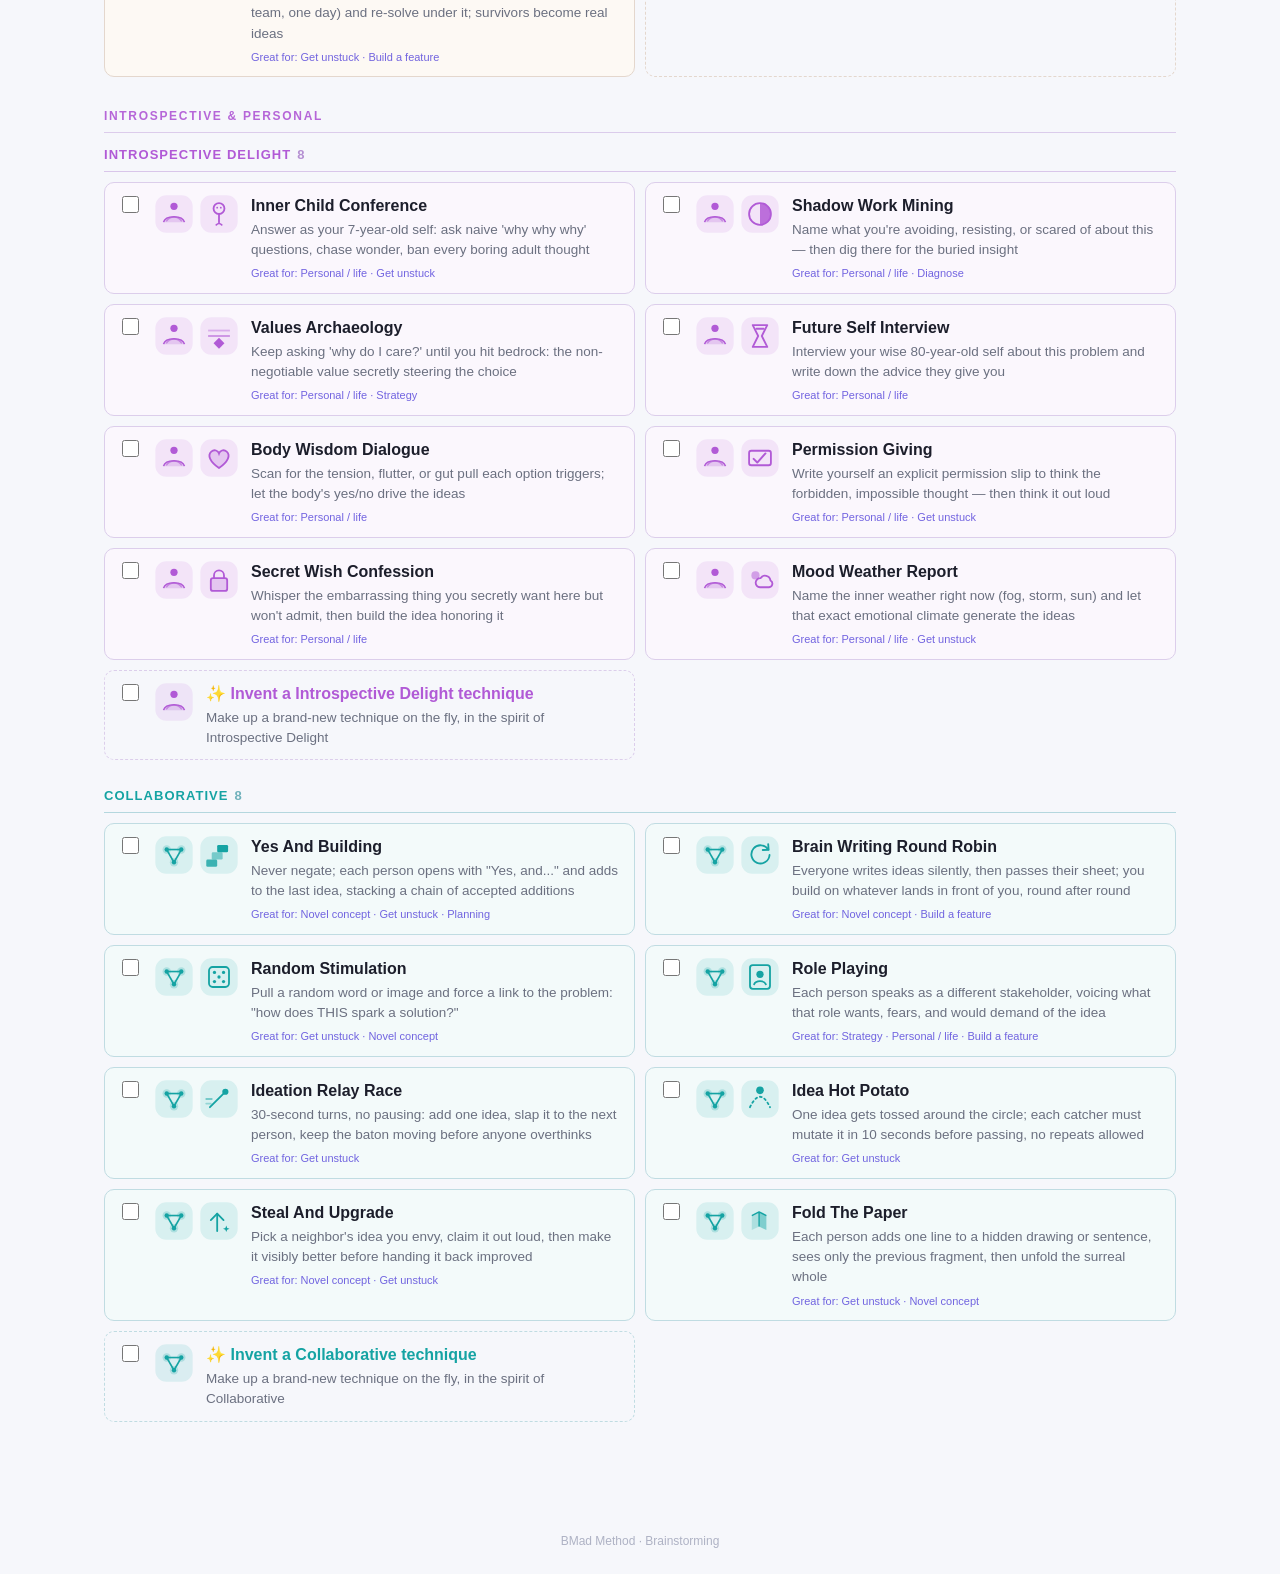
<file: .agent/skills/bmad-brainstorming/assets/brain-selector.html>
<!DOCTYPE html>
<html lang="en">
<head>
<meta charset="utf-8">
<meta name="viewport" content="width=device-width, initial-scale=1">
<title>BMad Method Brainstorming Selection</title>
<script>
/* set the theme before first paint so there's no light-mode flash */
(function(){ try {
  var t = localStorage.getItem('bmad-theme');
  if (!t) { t = (window.matchMedia && window.matchMedia('(prefers-color-scheme: dark)').matches) ? 'dark' : 'light'; }
  document.documentElement.setAttribute('data-theme', t);
} catch(e){} })();
</script>
<style>
  :root {
    --bg:#f6f7fb; --surface:#fff; --ink:#1c1e2b; --muted:#6b7080;
    --accent:#5b4bdc; --accent-ink:#5b4bdc; --warn:#c0561f;
    --line:#e6e8f0; --control:#eef0f7; --control2:#f1f2f8; --raised:#fff;
    --cnt:#b9bdce; --foot:#aeb2c4; --shadow:rgba(20,20,50,.06);
  }
  :root[data-theme="dark"] {
    --bg:#0f1117; --surface:#171a23; --ink:#e7e9f2; --muted:#9aa0b4;
    --accent:#6d5cf0; --accent-ink:#a99bff; --warn:#e08a4a;
    --line:#2a2f3e; --control:#222634; --control2:#1d212d; --raised:#2c3242;
    --cnt:#5a6076; --foot:#5a6076; --shadow:rgba(0,0,0,.45);
  }
  /* lift the category hue toward white on dark surfaces so deep hues stay legible */
  :root[data-theme="dark"] section > h2 { color:color-mix(in srgb, var(--c) 62%, #fff); }
  :root[data-theme="dark"] .tech .ico { color:color-mix(in srgb, var(--c) 68%, #fff); }
  :root[data-theme="dark"] label.tech:has(input:checked) { border-color:color-mix(in srgb, var(--c) 60%, #fff); }
  .titlerow { display:flex; align-items:flex-start; justify-content:space-between; gap:12px; }
  .themebtn { flex:none; width:36px; height:36px; border-radius:9px; background:var(--control); color:var(--ink); font-size:17px; line-height:1; display:inline-flex; align-items:center; justify-content:center; }
  .themebtn:hover { background:var(--raised); }
  * { box-sizing:border-box; }
  body { margin:0; font:16px/1.5 -apple-system,BlinkMacSystemFont,"Segoe UI",Roboto,Helvetica,Arial,sans-serif; background:var(--bg); color:var(--ink); }
  header { position:sticky; top:0; z-index:5; background:var(--surface); padding:20px 0 12px; border-bottom:1px solid var(--line); box-shadow:0 2px 12px var(--shadow); }
  .hwrap { max-width:1120px; margin:0 auto; padding:0 24px; }  /* align header content with the card column on wide screens */
  h1 { margin:0 0 4px; font-size:24px; letter-spacing:-.02em; }
  .sub { margin:0 0 12px; color:var(--muted); font-size:14px; max-width:74ch; }
  button { font:inherit; border:0; border-radius:8px; cursor:pointer; }
  .composer { display:flex; flex-direction:column; gap:9px; margin:6px 0 12px; }
  .grp { display:flex; gap:8px; align-items:center; flex-wrap:wrap; }
  .glabel { font-size:11px; text-transform:uppercase; letter-spacing:.07em; color:var(--muted); min-width:74px; }
  .modes { display:inline-flex; background:var(--control); border-radius:9px; padding:3px; gap:2px; }
  .mode { padding:7px 13px; font-size:14px; font-weight:600; color:var(--muted); background:transparent; }
  .mode.on { background:var(--raised); color:var(--accent-ink); box-shadow:0 1px 3px var(--shadow); }
  .modehint { flex:1 1 240px; min-width:0; font-size:13px; color:var(--muted); font-style:italic; }
  .pill { font-size:13px; color:var(--muted); background:var(--control); padding:6px 12px; border-radius:20px; }
  .pill b { color:var(--accent-ink); }
  .step { display:inline-flex; align-items:center; gap:7px; font-size:13px; color:var(--ink); background:var(--control2); padding:4px 6px 4px 12px; border-radius:20px; }
  .step b { min-width:12px; text-align:center; font-size:14px; color:var(--ink); }
  .step button { width:24px; height:24px; border-radius:50%; background:var(--raised); color:var(--muted); font-size:17px; line-height:22px; text-align:center; box-shadow:0 1px 2px var(--shadow); }
  .step button:hover { color:var(--accent-ink); }
  .total { font-size:12px; color:var(--muted); }
  .total.warn { color:var(--warn); font-weight:600; }
  .bar { display:flex; gap:10px 14px; align-items:center; flex-wrap:wrap; }
  #copy { margin-left:auto; padding:9px 22px; background:var(--accent); color:#fff; font-size:14px; font-weight:700; }
  #copy:hover { filter:brightness(1.07); }
  .chips { flex:1 1 320px; min-width:0; display:flex; gap:7px; flex-wrap:wrap; align-items:center; }
  .chip { font-size:12px; padding:4px 11px; border-radius:16px; border:0; color:#fff; background:var(--cc); font-weight:600; cursor:pointer; }
  .chip:hover { filter:brightness(1.08); }
  .banner { max-height:0; overflow:hidden; transition:max-height .25s ease, padding .22s ease, margin .22s ease; background:linear-gradient(90deg,var(--accent),#8275f2); color:#fff; border-radius:10px; font-weight:700; text-align:center; padding:0 14px; }
  .banner.show { max-height:64px; padding:13px 14px; margin-top:10px; }
  .banner.fail { background:linear-gradient(90deg,var(--warn),#e0894a); }
  main { padding:18px 24px 60px; max-width:1120px; margin:0 auto; }
  section { margin:0 0 26px; }
  section > h2 { font-size:13px; text-transform:uppercase; letter-spacing:.08em; color:var(--c); margin:0 0 10px; border-bottom:1px solid color-mix(in srgb, var(--c) 24%, var(--line)); padding-bottom:6px; }
  section > h2 .cnt { color:color-mix(in srgb, var(--c) 45%, var(--cnt)); margin-left:6px; }
  .grid { display:grid; grid-template-columns:repeat(auto-fill,minmax(360px,1fr)); gap:10px; }
  label.tech { display:flex; gap:12px; align-items:flex-start; background:color-mix(in srgb, var(--c) 5%, var(--surface)); border:1px solid color-mix(in srgb, var(--c) 18%, var(--line)); border-radius:10px; padding:11px 13px; cursor:pointer; transition:border-color .12s, box-shadow .12s, background .12s; }
  label.tech:hover { border-color:color-mix(in srgb, var(--c) 45%, var(--surface)); }
  label.tech input { margin-top:2px; width:17px; height:17px; accent-color:var(--c); flex:none; }
  label.tech:has(input:checked) { border-color:var(--c); background:color-mix(in srgb, var(--c) 12%, var(--surface)); box-shadow:0 0 0 2px color-mix(in srgb, var(--c) 30%, transparent); }
  .tech .ic2 { display:flex; gap:5px; flex:none; }
  .tech .ico { width:40px; height:40px; flex:none; color:var(--c); }
  .tech .n { font-weight:600; display:block; }
  .tech .d { color:var(--muted); font-size:13.5px; display:block; margin-top:2px; }
  .tech .gf { color:var(--accent-ink); font-size:11px; display:block; margin-top:5px; opacity:.85; }
  .grouphdr { margin:30px 0 12px; font-size:12px; text-transform:uppercase; letter-spacing:.14em; font-weight:700; color:var(--c); opacity:.92; border-bottom:1px solid color-mix(in srgb, var(--c) 22%, var(--line)); padding-bottom:7px; }
  main > .grouphdr:first-child { margin-top:2px; }
  :root[data-theme="dark"] .grouphdr { color:color-mix(in srgb, var(--c) 62%, #fff); }
  .goals { display:flex; gap:7px; flex-wrap:wrap; }
  .goal { font-size:12px; padding:5px 12px; border-radius:16px; background:var(--control); color:var(--muted); font-weight:600; }
  .goal:hover { color:var(--ink); }
  .goal.on { background:var(--accent); color:#fff; }
  label.tech.invent { border-style:dashed; background:transparent; }
  label.tech.invent:hover { border-color:var(--c); }
  label.tech.invent .n { color:var(--c); }
  label.tech.hidden { display:none; }
  footer { text-align:center; color:var(--foot); font-size:12px; padding:24px; }
</style>
</head>
<body>
<header>
  <div class="hwrap">
  <div class="titlerow">
    <h1>BMad Method Brainstorming Selection</h1>
    <button id="theme" class="themebtn" type="button" aria-label="Toggle dark mode" title="Toggle dark mode"></button>
  </div>
  <p class="sub">Compose your session, hit <strong>Copy prompt</strong>, and paste it back into the chat to begin. 108 techniques across 13 categories.</p>

  <div class="composer">
    <div class="grp">
      <span class="glabel">Facilitation</span>
      <div class="modes" id="modes">
        <button type="button" class="mode on" data-mode="Facilitator">Facilitator</button>
        <button type="button" class="mode" data-mode="Creative Partner">Creative Partner</button>
        <button type="button" class="mode" data-mode="Ideate for me">Ideate for me</button>
      </div>
      <span class="modehint" id="modehint"></span>
    </div>
    <div class="grp">
      <span class="glabel">Techniques</span>
      <span class="pill">Picked <b id="pickN">0</b></span>
      <span class="step">Random <button type="button" data-step="rand" data-d="-1">&minus;</button><b id="randN">0</b><button type="button" data-step="rand" data-d="1">+</button></span>
      <span class="step">Invent <button type="button" data-step="inv" data-d="-1">&minus;</button><b id="invN">0</b><button type="button" data-step="inv" data-d="1">+</button></span>
      <span class="step">AI picks <button type="button" data-step="ai" data-d="-1">&minus;</button><b id="aiN">0</b><button type="button" data-step="ai" data-d="1">+</button></span>
      <span class="total" id="total">Total 0 &middot; 3&ndash;4 is the sweet spot</span>
      <button id="copy" type="button">Copy prompt</button>
    </div>
  </div>

  <div class="bar"><span class="glabel">Great for</span><div class="goals" id="goals"><button type="button" class="goal" data-goal="feature">Build a feature</button><button type="button" class="goal" data-goal="novel">Novel concept</button><button type="button" class="goal" data-goal="strategy">Strategy</button><button type="button" class="goal" data-goal="planning">Planning</button><button type="button" class="goal" data-goal="diagnosis">Diagnose</button><button type="button" class="goal" data-goal="personal">Personal / life</button><button type="button" class="goal" data-goal="unstuck">Get unstuck</button></div></div>
  <div class="bar">
    <span class="glabel">Jump to</span>
    <div class="chips" id="chips"><button type="button" class="chip" data-cat="Proven &amp; Professional" style="--cc:#3d4f73">Proven &amp; Professional</button><button type="button" class="chip" data-cat="Structured" style="--cc:#3b6ea5">Structured</button><button type="button" class="chip" data-cat="Deep" style="--cc:#4658c9">Deep</button><button type="button" class="chip" data-cat="Creative" style="--cc:#6d5cf0">Creative</button><button type="button" class="chip" data-cat="Biomimetic" style="--cc:#1f9d6b">Biomimetic</button><button type="button" class="chip" data-cat="Cultural" style="--cc:#c75b39">Cultural</button><button type="button" class="chip" data-cat="Speculative Future" style="--cc:#0fb5c9">Speculative Future</button><button type="button" class="chip" data-cat="Quantum" style="--cc:#2b86d9">Quantum</button><button type="button" class="chip" data-cat="Wild" style="--cc:#e2562f">Wild</button><button type="button" class="chip" data-cat="Absurdist" style="--cc:#e0529c">Absurdist</button><button type="button" class="chip" data-cat="Theatrical" style="--cc:#cf4d6f">Theatrical</button><button type="button" class="chip" data-cat="Constraint" style="--cc:#d9882b">Constraint</button><button type="button" class="chip" data-cat="Introspective Delight" style="--cc:#b15ad6">Introspective Delight</button><button type="button" class="chip" data-cat="Collaborative" style="--cc:#15a3a3">Collaborative</button></div>
  </div>

  <div class="banner" id="banner">&#10003; Copied! Now paste it into the chat to start your session.</div>
  </div>
</header>
<main>
<section data-cat="Proven &amp; Professional" style="--c:#3d4f73"><h2>Proven &amp; Professional<span class="cnt">29</span></h2><div class="grid"><label class="tech" style="--c:#15a3a3"><input type="checkbox" data-name="Yes And Building" data-cat="Collaborative" data-desc="Never negate; each person opens with &quot;Yes, and...&quot; and adds to the last idea, stacking a chain of accepted additions" data-good="novel|unstuck|planning" data-prov="classic" data-lead="1"><span class="ic2"><svg class="ico" viewBox="0 0 44 44" xmlns="http://www.w3.org/2000/svg"><rect x="1.5" y="1.5" width="41" height="41" rx="12" fill="currentColor" fill-opacity="0.12"/><g stroke="currentColor" stroke-width="1.8"><line x1="14" y1="16" x2="30" y2="16"/><line x1="14" y1="16" x2="22" y2="30"/><line x1="30" y1="16" x2="22" y2="30"/></g><g fill="currentColor" fill-opacity="0.22"><circle cx="14" cy="16" r="4.6"/><circle cx="30" cy="16" r="4.6"/><circle cx="22" cy="30" r="4.6"/></g><g fill="currentColor"><circle cx="14" cy="16" r="2.4"/><circle cx="30" cy="16" r="2.4"/><circle cx="22" cy="30" r="2.4"/></g></svg><svg class="ico" viewBox="0 0 44 44" xmlns="http://www.w3.org/2000/svg"><rect x="1.5" y="1.5" width="41" height="41" rx="12" fill="currentColor" fill-opacity="0.12"/><g fill="currentColor"><rect x="8" y="27" width="12" height="8" rx="1.5" fill-opacity=".8"/><rect x="14" y="19" width="12" height="8" rx="1.5" fill-opacity=".5"/><rect x="20" y="11" width="12" height="8" rx="1.5"/></g></svg></span><span><span class="n">Yes And Building</span><span class="d">Never negate; each person opens with &quot;Yes, and...&quot; and adds to the last idea, stacking a chain of accepted additions</span><span class="gf">Great for: Novel concept · Get unstuck · Planning</span></span></label><label class="tech" style="--c:#15a3a3"><input type="checkbox" data-name="Brain Writing Round Robin" data-cat="Collaborative" data-desc="Everyone writes ideas silently, then passes their sheet; you build on whatever lands in front of you, round after round" data-good="novel|feature" data-prov="classic" data-lead="1"><span class="ic2"><svg class="ico" viewBox="0 0 44 44" xmlns="http://www.w3.org/2000/svg"><rect x="1.5" y="1.5" width="41" height="41" rx="12" fill="currentColor" fill-opacity="0.12"/><g stroke="currentColor" stroke-width="1.8"><line x1="14" y1="16" x2="30" y2="16"/><line x1="14" y1="16" x2="22" y2="30"/><line x1="30" y1="16" x2="22" y2="30"/></g><g fill="currentColor" fill-opacity="0.22"><circle cx="14" cy="16" r="4.6"/><circle cx="30" cy="16" r="4.6"/><circle cx="22" cy="30" r="4.6"/></g><g fill="currentColor"><circle cx="14" cy="16" r="2.4"/><circle cx="30" cy="16" r="2.4"/><circle cx="22" cy="30" r="2.4"/></g></svg><svg class="ico" viewBox="0 0 44 44" xmlns="http://www.w3.org/2000/svg"><rect x="1.5" y="1.5" width="41" height="41" rx="12" fill="currentColor" fill-opacity="0.12"/><g fill="none" stroke="currentColor" stroke-width="2" stroke-linecap="round" stroke-linejoin="round"><path d="M31 16 A10 10 0 1 0 32.5 22"/><path d="M31 10 L31.5 16.3 L25 16.5"/></g></svg></span><span><span class="n">Brain Writing Round Robin</span><span class="d">Everyone writes ideas silently, then passes their sheet; you build on whatever lands in front of you, round after round</span><span class="gf">Great for: Novel concept · Build a feature</span></span></label><label class="tech" style="--c:#15a3a3"><input type="checkbox" data-name="Random Stimulation" data-cat="Collaborative" data-desc="Pull a random word or image and force a link to the problem: &quot;how does THIS spark a solution?&quot;" data-good="unstuck|novel" data-prov="classic" data-lead="1"><span class="ic2"><svg class="ico" viewBox="0 0 44 44" xmlns="http://www.w3.org/2000/svg"><rect x="1.5" y="1.5" width="41" height="41" rx="12" fill="currentColor" fill-opacity="0.12"/><g stroke="currentColor" stroke-width="1.8"><line x1="14" y1="16" x2="30" y2="16"/><line x1="14" y1="16" x2="22" y2="30"/><line x1="30" y1="16" x2="22" y2="30"/></g><g fill="currentColor" fill-opacity="0.22"><circle cx="14" cy="16" r="4.6"/><circle cx="30" cy="16" r="4.6"/><circle cx="22" cy="30" r="4.6"/></g><g fill="currentColor"><circle cx="14" cy="16" r="2.4"/><circle cx="30" cy="16" r="2.4"/><circle cx="22" cy="30" r="2.4"/></g></svg><svg class="ico" viewBox="0 0 44 44" xmlns="http://www.w3.org/2000/svg"><rect x="1.5" y="1.5" width="41" height="41" rx="12" fill="currentColor" fill-opacity="0.12"/><rect x="11" y="11" width="22" height="22" rx="4" fill="none" stroke="currentColor" stroke-width="2"/><g fill="currentColor"><circle cx="17" cy="17" r="1.8"/><circle cx="27" cy="17" r="1.8"/><circle cx="22" cy="22" r="1.8"/><circle cx="17" cy="27" r="1.8"/><circle cx="27" cy="27" r="1.8"/></g></svg></span><span><span class="n">Random Stimulation</span><span class="d">Pull a random word or image and force a link to the problem: &quot;how does THIS spark a solution?&quot;</span><span class="gf">Great for: Get unstuck · Novel concept</span></span></label><label class="tech" style="--c:#15a3a3"><input type="checkbox" data-name="Role Playing" data-cat="Collaborative" data-desc="Each person speaks as a different stakeholder, voicing what that role wants, fears, and would demand of the idea" data-good="strategy|personal|feature" data-prov="classic" data-lead="1"><span class="ic2"><svg class="ico" viewBox="0 0 44 44" xmlns="http://www.w3.org/2000/svg"><rect x="1.5" y="1.5" width="41" height="41" rx="12" fill="currentColor" fill-opacity="0.12"/><g stroke="currentColor" stroke-width="1.8"><line x1="14" y1="16" x2="30" y2="16"/><line x1="14" y1="16" x2="22" y2="30"/><line x1="30" y1="16" x2="22" y2="30"/></g><g fill="currentColor" fill-opacity="0.22"><circle cx="14" cy="16" r="4.6"/><circle cx="30" cy="16" r="4.6"/><circle cx="22" cy="30" r="4.6"/></g><g fill="currentColor"><circle cx="14" cy="16" r="2.4"/><circle cx="30" cy="16" r="2.4"/><circle cx="22" cy="30" r="2.4"/></g></svg><svg class="ico" viewBox="0 0 44 44" xmlns="http://www.w3.org/2000/svg"><rect x="1.5" y="1.5" width="41" height="41" rx="12" fill="currentColor" fill-opacity="0.12"/><rect x="11" y="9" width="22" height="26" rx="3" fill="none" stroke="currentColor" stroke-width="2"/><circle cx="22" cy="19" r="4" fill="currentColor"/><path d="M15.5 30 c2 -4.5 11 -4.5 13 0" fill="none" stroke="currentColor" stroke-width="2" stroke-linecap="round"/></svg></span><span><span class="n">Role Playing</span><span class="d">Each person speaks as a different stakeholder, voicing what that role wants, fears, and would demand of the idea</span><span class="gf">Great for: Strategy · Personal / life · Build a feature</span></span></label><label class="tech" style="--c:#6d5cf0"><input type="checkbox" data-name="First Principles Thinking" data-cat="Creative" data-desc="Strip every assumption to bedrock facts, then rebuild the solution from scratch on truth alone" data-good="feature|novel|diagnosis|strategy" data-prov="classic" data-lead="1"><span class="ic2"><svg class="ico" viewBox="0 0 44 44" xmlns="http://www.w3.org/2000/svg"><rect x="1.5" y="1.5" width="41" height="41" rx="12" fill="currentColor" fill-opacity="0.12"/><g stroke="currentColor" stroke-width="2.4" stroke-linecap="round"><line x1="22" y1="6.5" x2="22" y2="12.5"/><line x1="22" y1="31.5" x2="22" y2="37.5"/><line x1="6.5" y1="22" x2="12.5" y2="22"/><line x1="31.5" y1="22" x2="37.5" y2="22"/><line x1="11.3" y1="11.3" x2="15.5" y2="15.5"/><line x1="28.5" y1="28.5" x2="32.7" y2="32.7"/><line x1="32.7" y1="11.3" x2="28.5" y2="15.5"/><line x1="15.5" y1="28.5" x2="11.3" y2="32.7"/></g><circle cx="22" cy="22" r="6.6" fill="currentColor" fill-opacity="0.25"/><circle cx="22" cy="22" r="3.6" fill="currentColor"/></svg><svg class="ico" viewBox="0 0 44 44" xmlns="http://www.w3.org/2000/svg"><rect x="1.5" y="1.5" width="41" height="41" rx="12" fill="currentColor" fill-opacity="0.12"/><g fill="currentColor"><rect x="10" y="28" width="8" height="6" rx="1"/><rect x="18.5" y="28" width="8" height="6" rx="1"/><rect x="27" y="28" width="7" height="6" rx="1"/></g><path d="M22 25 L22 11 M16 17 L22 11 L28 17" fill="none" stroke="currentColor" stroke-width="2" stroke-linecap="round" stroke-linejoin="round"/></svg></span><span><span class="n">First Principles Thinking</span><span class="d">Strip every assumption to bedrock facts, then rebuild the solution from scratch on truth alone</span><span class="gf">Great for: Build a feature · Novel concept · Diagnose · Strategy</span></span></label><label class="tech" style="--c:#6d5cf0"><input type="checkbox" data-name="Reverse Brainstorming" data-cat="Creative" data-desc="Generate problems instead of solutions — &#x27;how could we make this fail?&#x27; — then mine each for its inverse" data-good="diagnosis|feature|unstuck" data-prov="classic" data-lead="1"><span class="ic2"><svg class="ico" viewBox="0 0 44 44" xmlns="http://www.w3.org/2000/svg"><rect x="1.5" y="1.5" width="41" height="41" rx="12" fill="currentColor" fill-opacity="0.12"/><g stroke="currentColor" stroke-width="2.4" stroke-linecap="round"><line x1="22" y1="6.5" x2="22" y2="12.5"/><line x1="22" y1="31.5" x2="22" y2="37.5"/><line x1="6.5" y1="22" x2="12.5" y2="22"/><line x1="31.5" y1="22" x2="37.5" y2="22"/><line x1="11.3" y1="11.3" x2="15.5" y2="15.5"/><line x1="28.5" y1="28.5" x2="32.7" y2="32.7"/><line x1="32.7" y1="11.3" x2="28.5" y2="15.5"/><line x1="15.5" y1="28.5" x2="11.3" y2="32.7"/></g><circle cx="22" cy="22" r="6.6" fill="currentColor" fill-opacity="0.25"/><circle cx="22" cy="22" r="3.6" fill="currentColor"/></svg><svg class="ico" viewBox="0 0 44 44" xmlns="http://www.w3.org/2000/svg"><rect x="1.5" y="1.5" width="41" height="41" rx="12" fill="currentColor" fill-opacity="0.12"/><g fill="none" stroke="currentColor" stroke-width="2" stroke-linecap="round" stroke-linejoin="round"><path d="M13 18 H28 a4 4 0 0 1 0 8 H16"/><path d="M19 15 L13 18 L19 21 M22 23 L16 26 L22 29"/></g></svg></span><span><span class="n">Reverse Brainstorming</span><span class="d">Generate problems instead of solutions — &#x27;how could we make this fail?&#x27; — then mine each for its inverse</span><span class="gf">Great for: Diagnose · Build a feature · Get unstuck</span></span></label><label class="tech" style="--c:#4658c9"><input type="checkbox" data-name="Five Whys" data-cat="Deep" data-desc="Ask &quot;why?&quot; five times in a chain, each answer feeding the next, until you hit the root cause beneath the symptom" data-good="diagnosis" data-prov="classic" data-lead="1"><span class="ic2"><svg class="ico" viewBox="0 0 44 44" xmlns="http://www.w3.org/2000/svg"><rect x="1.5" y="1.5" width="41" height="41" rx="12" fill="currentColor" fill-opacity="0.12"/><g fill="none" stroke="currentColor"><circle cx="22" cy="22" r="13" stroke-width="1.5" stroke-opacity="0.4"/><circle cx="22" cy="22" r="9" stroke-width="1.7" stroke-opacity="0.7"/><circle cx="22" cy="22" r="5" stroke-width="1.9"/></g><circle cx="22" cy="22" r="2.4" fill="currentColor"/></svg><svg class="ico" viewBox="0 0 44 44" xmlns="http://www.w3.org/2000/svg"><rect x="1.5" y="1.5" width="41" height="41" rx="12" fill="currentColor" fill-opacity="0.12"/><g fill="none" stroke="currentColor" stroke-width="2" stroke-linecap="round" stroke-linejoin="round"><circle cx="14" cy="13" r="2.4"/><circle cx="22" cy="22" r="2.4"/><circle cx="30" cy="31" r="2.4"/><path d="M15.6 14.8 L20.4 20.2 M23.6 23.8 L28.4 29.2"/></g></svg></span><span><span class="n">Five Whys</span><span class="d">Ask &quot;why?&quot; five times in a chain, each answer feeding the next, until you hit the root cause beneath the symptom</span><span class="gf">Great for: Diagnose</span></span></label><label class="tech" style="--c:#4658c9"><input type="checkbox" data-name="Provocation Technique" data-cat="Deep" data-desc="State something deliberately absurd, then mine it: &quot;how could this be useful?&quot; Extract the usable principle hiding inside" data-good="unstuck|novel" data-prov="classic" data-lead="1"><span class="ic2"><svg class="ico" viewBox="0 0 44 44" xmlns="http://www.w3.org/2000/svg"><rect x="1.5" y="1.5" width="41" height="41" rx="12" fill="currentColor" fill-opacity="0.12"/><g fill="none" stroke="currentColor"><circle cx="22" cy="22" r="13" stroke-width="1.5" stroke-opacity="0.4"/><circle cx="22" cy="22" r="9" stroke-width="1.7" stroke-opacity="0.7"/><circle cx="22" cy="22" r="5" stroke-width="1.9"/></g><circle cx="22" cy="22" r="2.4" fill="currentColor"/></svg><svg class="ico" viewBox="0 0 44 44" xmlns="http://www.w3.org/2000/svg"><rect x="1.5" y="1.5" width="41" height="41" rx="12" fill="currentColor" fill-opacity="0.12"/><g fill="none" stroke="currentColor" stroke-width="2" stroke-linecap="round" stroke-linejoin="round"><path d="M24 9 L13 24 H21 L19 35 L31 19 H23 Z"/></g></svg></span><span><span class="n">Provocation Technique</span><span class="d">State something deliberately absurd, then mine it: &quot;how could this be useful?&quot; Extract the usable principle hiding inside</span><span class="gf">Great for: Get unstuck · Novel concept</span></span></label><label class="tech" style="--c:#4658c9"><input type="checkbox" data-name="Assumption Reversal" data-cat="Deep" data-desc="List every assumption baked into the problem, flip each to its opposite, then rebuild a solution on the inverted foundation" data-good="novel|diagnosis|strategy" data-prov="classic" data-lead="1"><span class="ic2"><svg class="ico" viewBox="0 0 44 44" xmlns="http://www.w3.org/2000/svg"><rect x="1.5" y="1.5" width="41" height="41" rx="12" fill="currentColor" fill-opacity="0.12"/><g fill="none" stroke="currentColor"><circle cx="22" cy="22" r="13" stroke-width="1.5" stroke-opacity="0.4"/><circle cx="22" cy="22" r="9" stroke-width="1.7" stroke-opacity="0.7"/><circle cx="22" cy="22" r="5" stroke-width="1.9"/></g><circle cx="22" cy="22" r="2.4" fill="currentColor"/></svg><svg class="ico" viewBox="0 0 44 44" xmlns="http://www.w3.org/2000/svg"><rect x="1.5" y="1.5" width="41" height="41" rx="12" fill="currentColor" fill-opacity="0.12"/><g fill="none" stroke="currentColor" stroke-width="2" stroke-linecap="round" stroke-linejoin="round"><path d="M16 14 V30"/><path d="M11.5 25 L16 30 L20.5 25"/><path d="M28 30 V14"/><path d="M23.5 19 L28 14 L32.5 19"/></g></svg></span><span><span class="n">Assumption Reversal</span><span class="d">List every assumption baked into the problem, flip each to its opposite, then rebuild a solution on the inverted foundation</span><span class="gf">Great for: Novel concept · Diagnose · Strategy</span></span></label><label class="tech" style="--c:#4658c9"><input type="checkbox" data-name="Question Storming" data-cat="Deep" data-desc="Generate only questions about the problem, zero answers allowed, until the real problem worth solving comes into focus" data-good="diagnosis|strategy|unstuck" data-prov="classic" data-lead="1"><span class="ic2"><svg class="ico" viewBox="0 0 44 44" xmlns="http://www.w3.org/2000/svg"><rect x="1.5" y="1.5" width="41" height="41" rx="12" fill="currentColor" fill-opacity="0.12"/><g fill="none" stroke="currentColor"><circle cx="22" cy="22" r="13" stroke-width="1.5" stroke-opacity="0.4"/><circle cx="22" cy="22" r="9" stroke-width="1.7" stroke-opacity="0.7"/><circle cx="22" cy="22" r="5" stroke-width="1.9"/></g><circle cx="22" cy="22" r="2.4" fill="currentColor"/></svg><svg class="ico" viewBox="0 0 44 44" xmlns="http://www.w3.org/2000/svg"><rect x="1.5" y="1.5" width="41" height="41" rx="12" fill="currentColor" fill-opacity="0.12"/><g fill="none" stroke="currentColor" stroke-width="2" stroke-linecap="round" stroke-linejoin="round"><path d="M14 16 a3.2 3.2 0 1 1 3.2 3.2 v2"/><path d="M26 13 a3.6 3.6 0 1 1 3.6 3.6 v2.4"/></g><circle cx="17.2" cy="27" r="1.5" fill="currentColor"/><circle cx="29.6" cy="25.6" r="1.6" fill="currentColor"/></svg></span><span><span class="n">Question Storming</span><span class="d">Generate only questions about the problem, zero answers allowed, until the real problem worth solving comes into focus</span><span class="gf">Great for: Diagnose · Strategy · Get unstuck</span></span></label><label class="tech" style="--c:#4658c9"><input type="checkbox" data-name="Causal Loop Mapping" data-cat="Deep" data-desc="Diagram the feedback loops linking causes and effects, find the reinforcing and balancing cycles, and target the leverage point" data-good="diagnosis|strategy" data-prov="classic" data-lead="1"><span class="ic2"><svg class="ico" viewBox="0 0 44 44" xmlns="http://www.w3.org/2000/svg"><rect x="1.5" y="1.5" width="41" height="41" rx="12" fill="currentColor" fill-opacity="0.12"/><g fill="none" stroke="currentColor"><circle cx="22" cy="22" r="13" stroke-width="1.5" stroke-opacity="0.4"/><circle cx="22" cy="22" r="9" stroke-width="1.7" stroke-opacity="0.7"/><circle cx="22" cy="22" r="5" stroke-width="1.9"/></g><circle cx="22" cy="22" r="2.4" fill="currentColor"/></svg><svg class="ico" viewBox="0 0 44 44" xmlns="http://www.w3.org/2000/svg"><rect x="1.5" y="1.5" width="41" height="41" rx="12" fill="currentColor" fill-opacity="0.12"/><g fill="none" stroke="currentColor" stroke-width="2" stroke-linecap="round" stroke-linejoin="round"><path d="M16 16 a9 9 0 1 1 -2 12"/><path d="M16 10.5 L16.5 16.5 L10.5 17"/><path d="M30 28.5 L29.5 22.5 L35 22"/></g></svg></span><span><span class="n">Causal Loop Mapping</span><span class="d">Diagram the feedback loops linking causes and effects, find the reinforcing and balancing cycles, and target the leverage point</span><span class="gf">Great for: Diagnose · Strategy</span></span></label><label class="tech" style="--c:#4658c9"><input type="checkbox" data-name="Morphological Analysis" data-cat="Deep" data-desc="List the problem&#x27;s independent parameters, generate options for each, then combine across them to surface untried configurations" data-good="feature|novel|planning" data-prov="classic" data-lead="1"><span class="ic2"><svg class="ico" viewBox="0 0 44 44" xmlns="http://www.w3.org/2000/svg"><rect x="1.5" y="1.5" width="41" height="41" rx="12" fill="currentColor" fill-opacity="0.12"/><g fill="none" stroke="currentColor"><circle cx="22" cy="22" r="13" stroke-width="1.5" stroke-opacity="0.4"/><circle cx="22" cy="22" r="9" stroke-width="1.7" stroke-opacity="0.7"/><circle cx="22" cy="22" r="5" stroke-width="1.9"/></g><circle cx="22" cy="22" r="2.4" fill="currentColor"/></svg><svg class="ico" viewBox="0 0 44 44" xmlns="http://www.w3.org/2000/svg"><rect x="1.5" y="1.5" width="41" height="41" rx="12" fill="currentColor" fill-opacity="0.12"/><g fill="none" stroke="currentColor" stroke-width="1.8"><rect x="11" y="11" width="22" height="22" rx="2"/><path d="M11 18.3 H33 M11 25.6 H33 M18.3 11 V33 M25.6 11 V33"/></g><rect x="18.5" y="18.5" width="7" height="7" fill="currentColor" fill-opacity=".4"/></svg></span><span><span class="n">Morphological Analysis</span><span class="d">List the problem&#x27;s independent parameters, generate options for each, then combine across them to surface untried configurations</span><span class="gf">Great for: Build a feature · Novel concept · Planning</span></span></label><label class="tech" style="--c:#4658c9"><input type="checkbox" data-name="Laddering" data-cat="Deep" data-desc="Ask &#x27;and what would that give you?&#x27; up the chain until you reach the real underlying need, then ideate fresh at that level" data-good="personal|strategy|diagnosis" data-prov="classic" data-lead="1"><span class="ic2"><svg class="ico" viewBox="0 0 44 44" xmlns="http://www.w3.org/2000/svg"><rect x="1.5" y="1.5" width="41" height="41" rx="12" fill="currentColor" fill-opacity="0.12"/><g fill="none" stroke="currentColor"><circle cx="22" cy="22" r="13" stroke-width="1.5" stroke-opacity="0.4"/><circle cx="22" cy="22" r="9" stroke-width="1.7" stroke-opacity="0.7"/><circle cx="22" cy="22" r="5" stroke-width="1.9"/></g><circle cx="22" cy="22" r="2.4" fill="currentColor"/></svg><svg class="ico" viewBox="0 0 44 44" xmlns="http://www.w3.org/2000/svg"><rect x="1.5" y="1.5" width="41" height="41" rx="12" fill="currentColor" fill-opacity="0.12"/><g fill="none" stroke="currentColor" stroke-width="2" stroke-linecap="round" stroke-linejoin="round"><path d="M16 9 V35 M28 9 V35 M16 15 H28 M16 22 H28 M16 29 H28"/></g></svg></span><span><span class="n">Laddering</span><span class="d">Ask &#x27;and what would that give you?&#x27; up the chain until you reach the real underlying need, then ideate fresh at that level</span><span class="gf">Great for: Personal / life · Strategy · Diagnose</span></span></label><label class="tech" style="--c:#3b6ea5"><input type="checkbox" data-name="SCAMPER Method" data-cat="Structured" data-desc="Run your idea through seven lenses: Substitute, Combine, Adapt, Modify, Put-to-other-use, Eliminate, Reverse" data-good="feature|novel" data-prov="classic" data-lead="1"><span class="ic2"><svg class="ico" viewBox="0 0 44 44" xmlns="http://www.w3.org/2000/svg"><rect x="1.5" y="1.5" width="41" height="41" rx="12" fill="currentColor" fill-opacity="0.12"/><g fill="currentColor"><rect x="11" y="11" width="9.5" height="9.5" rx="2"/><rect x="23.5" y="11" width="9.5" height="9.5" rx="2" fill-opacity="0.25"/><rect x="11" y="23.5" width="9.5" height="9.5" rx="2" fill-opacity="0.25"/><rect x="23.5" y="23.5" width="9.5" height="9.5" rx="2"/></g></svg><svg class="ico" viewBox="0 0 44 44" xmlns="http://www.w3.org/2000/svg"><rect x="1.5" y="1.5" width="41" height="41" rx="12" fill="currentColor" fill-opacity="0.12"/><circle cx="22" cy="22" r="5.5" fill="none" stroke="currentColor" stroke-width="2"/><g stroke="currentColor" stroke-width="2.4" stroke-linecap="round"><path d="M22 9 V13.5 M22 30.5 V35 M9 22 H13.5 M30.5 22 H35 M12.8 12.8 L16 16 M28 28 L31.2 31.2 M31.2 12.8 L28 16 M16 28 L12.8 31.2"/></g></svg></span><span><span class="n">SCAMPER Method</span><span class="d">Run your idea through seven lenses: Substitute, Combine, Adapt, Modify, Put-to-other-use, Eliminate, Reverse</span><span class="gf">Great for: Build a feature · Novel concept</span></span></label><label class="tech" style="--c:#3b6ea5"><input type="checkbox" data-name="Six Thinking Hats" data-cat="Structured" data-desc="Examine the problem six ways one at a time: facts, feelings, benefits, risks, new ideas, process" data-good="strategy|diagnosis|planning|personal" data-prov="classic" data-lead="1"><span class="ic2"><svg class="ico" viewBox="0 0 44 44" xmlns="http://www.w3.org/2000/svg"><rect x="1.5" y="1.5" width="41" height="41" rx="12" fill="currentColor" fill-opacity="0.12"/><g fill="currentColor"><rect x="11" y="11" width="9.5" height="9.5" rx="2"/><rect x="23.5" y="11" width="9.5" height="9.5" rx="2" fill-opacity="0.25"/><rect x="11" y="23.5" width="9.5" height="9.5" rx="2" fill-opacity="0.25"/><rect x="23.5" y="23.5" width="9.5" height="9.5" rx="2"/></g></svg><svg class="ico" viewBox="0 0 44 44" xmlns="http://www.w3.org/2000/svg"><rect x="1.5" y="1.5" width="41" height="41" rx="12" fill="currentColor" fill-opacity="0.12"/><path d="M14 26 q8 -5 16 0" fill="none" stroke="currentColor" stroke-width="2" stroke-linecap="round"/><path d="M17 26 q-6 1 -8 3 q13 4 26 0 q-2 -2 -8 -3" fill="currentColor" fill-opacity=".22"/><path d="M17 26 c-1 -8 11 -8 10 0" fill="currentColor" fill-opacity=".5"/></svg></span><span><span class="n">Six Thinking Hats</span><span class="d">Examine the problem six ways one at a time: facts, feelings, benefits, risks, new ideas, process</span><span class="gf">Great for: Strategy · Diagnose · Planning · Personal / life</span></span></label><label class="tech" style="--c:#3b6ea5"><input type="checkbox" data-name="Lotus Blossom" data-cat="Structured" data-desc="Put the theme at the center of a 3x3 grid, fill the 8 cells around it, then promote each of those to the center of its own new 3x3" data-good="feature|planning|novel" data-prov="classic" data-lead="1"><span class="ic2"><svg class="ico" viewBox="0 0 44 44" xmlns="http://www.w3.org/2000/svg"><rect x="1.5" y="1.5" width="41" height="41" rx="12" fill="currentColor" fill-opacity="0.12"/><g fill="currentColor"><rect x="11" y="11" width="9.5" height="9.5" rx="2"/><rect x="23.5" y="11" width="9.5" height="9.5" rx="2" fill-opacity="0.25"/><rect x="11" y="23.5" width="9.5" height="9.5" rx="2" fill-opacity="0.25"/><rect x="23.5" y="23.5" width="9.5" height="9.5" rx="2"/></g></svg><svg class="ico" viewBox="0 0 44 44" xmlns="http://www.w3.org/2000/svg"><rect x="1.5" y="1.5" width="41" height="41" rx="12" fill="currentColor" fill-opacity="0.12"/><g fill="currentColor"><circle cx="22" cy="22" r="3.4"/></g><g fill="currentColor" fill-opacity=".4"><circle cx="22" cy="13" r="2.8"/><circle cx="22" cy="31" r="2.8"/><circle cx="13" cy="22" r="2.8"/><circle cx="31" cy="22" r="2.8"/><circle cx="15.5" cy="15.5" r="2.5"/><circle cx="28.5" cy="15.5" r="2.5"/><circle cx="15.5" cy="28.5" r="2.5"/><circle cx="28.5" cy="28.5" r="2.5"/></g></svg></span><span><span class="n">Lotus Blossom</span><span class="d">Put the theme at the center of a 3x3 grid, fill the 8 cells around it, then promote each of those to the center of its own new 3x3</span><span class="gf">Great for: Build a feature · Planning · Novel concept</span></span></label><label class="tech" style="--c:#3b6ea5"><input type="checkbox" data-name="Worst Possible Idea" data-cat="Structured" data-desc="Deliberately generate the most terrible solutions you can, then flip each into what it teaches you to do right" data-good="unstuck|novel" data-prov="classic" data-lead="1"><span class="ic2"><svg class="ico" viewBox="0 0 44 44" xmlns="http://www.w3.org/2000/svg"><rect x="1.5" y="1.5" width="41" height="41" rx="12" fill="currentColor" fill-opacity="0.12"/><g fill="currentColor"><rect x="11" y="11" width="9.5" height="9.5" rx="2"/><rect x="23.5" y="11" width="9.5" height="9.5" rx="2" fill-opacity="0.25"/><rect x="11" y="23.5" width="9.5" height="9.5" rx="2" fill-opacity="0.25"/><rect x="23.5" y="23.5" width="9.5" height="9.5" rx="2"/></g></svg><svg class="ico" viewBox="0 0 44 44" xmlns="http://www.w3.org/2000/svg"><rect x="1.5" y="1.5" width="41" height="41" rx="12" fill="currentColor" fill-opacity="0.12"/><g fill="none" stroke="currentColor" stroke-width="2" stroke-linecap="round" stroke-linejoin="round"><path d="M17 11 v10 h-5 l10 12 10 -12 h-5 v-10 z"/></g></svg></span><span><span class="n">Worst Possible Idea</span><span class="d">Deliberately generate the most terrible solutions you can, then flip each into what it teaches you to do right</span><span class="gf">Great for: Get unstuck · Novel concept</span></span></label><label class="tech" style="--c:#3b6ea5"><input type="checkbox" data-name="Disney Method" data-cat="Structured" data-desc="Cycle the idea through three rooms: Dreamer (anything goes), Realist (how we&#x27;d build it), Critic (what breaks)" data-good="feature|strategy|planning" data-prov="classic" data-lead="1"><span class="ic2"><svg class="ico" viewBox="0 0 44 44" xmlns="http://www.w3.org/2000/svg"><rect x="1.5" y="1.5" width="41" height="41" rx="12" fill="currentColor" fill-opacity="0.12"/><g fill="currentColor"><rect x="11" y="11" width="9.5" height="9.5" rx="2"/><rect x="23.5" y="11" width="9.5" height="9.5" rx="2" fill-opacity="0.25"/><rect x="11" y="23.5" width="9.5" height="9.5" rx="2" fill-opacity="0.25"/><rect x="23.5" y="23.5" width="9.5" height="9.5" rx="2"/></g></svg><svg class="ico" viewBox="0 0 44 44" xmlns="http://www.w3.org/2000/svg"><rect x="1.5" y="1.5" width="41" height="41" rx="12" fill="currentColor" fill-opacity="0.12"/><g fill="none" stroke="currentColor" stroke-width="2"><circle cx="14" cy="22" r="4.5"/><circle cx="22" cy="22" r="4.5"/><circle cx="30" cy="22" r="4.5"/></g></svg></span><span><span class="n">Disney Method</span><span class="d">Cycle the idea through three rooms: Dreamer (anything goes), Realist (how we&#x27;d build it), Critic (what breaks)</span><span class="gf">Great for: Build a feature · Strategy · Planning</span></span></label><label class="tech" style="--c:#3b6ea5"><input type="checkbox" data-name="Starbursting" data-cat="Structured" data-desc="Interrogate the idea with only questions — who, what, where, when, why, how — exhaust each before answering any" data-good="feature|planning|diagnosis" data-prov="classic" data-lead="1"><span class="ic2"><svg class="ico" viewBox="0 0 44 44" xmlns="http://www.w3.org/2000/svg"><rect x="1.5" y="1.5" width="41" height="41" rx="12" fill="currentColor" fill-opacity="0.12"/><g fill="currentColor"><rect x="11" y="11" width="9.5" height="9.5" rx="2"/><rect x="23.5" y="11" width="9.5" height="9.5" rx="2" fill-opacity="0.25"/><rect x="11" y="23.5" width="9.5" height="9.5" rx="2" fill-opacity="0.25"/><rect x="23.5" y="23.5" width="9.5" height="9.5" rx="2"/></g></svg><svg class="ico" viewBox="0 0 44 44" xmlns="http://www.w3.org/2000/svg"><rect x="1.5" y="1.5" width="41" height="41" rx="12" fill="currentColor" fill-opacity="0.12"/><g fill="none" stroke="currentColor" stroke-width="2" stroke-linecap="round" stroke-linejoin="round"><path d="M22 8 V15 M22 29 V36 M8 22 H15 M29 22 H36 M12 12 L17 17 M27 27 L32 32 M32 12 L27 17 M12 32 L17 27"/></g><path d="M19.5 19 a3.2 3.2 0 1 1 3 4 v1.2" fill="none" stroke="currentColor" stroke-width="1.8" stroke-linecap="round"/></svg></span><span><span class="n">Starbursting</span><span class="d">Interrogate the idea with only questions — who, what, where, when, why, how — exhaust each before answering any</span><span class="gf">Great for: Build a feature · Planning · Diagnose</span></span></label><label class="tech" style="--c:#3b6ea5"><input type="checkbox" data-name="Mind Mapping" data-cat="Structured" data-desc="Branch the central topic outward, each node spawning children; follow tangents wherever they pull and let the web sprawl" data-good="planning|novel|feature" data-prov="classic" data-lead="1"><span class="ic2"><svg class="ico" viewBox="0 0 44 44" xmlns="http://www.w3.org/2000/svg"><rect x="1.5" y="1.5" width="41" height="41" rx="12" fill="currentColor" fill-opacity="0.12"/><g fill="currentColor"><rect x="11" y="11" width="9.5" height="9.5" rx="2"/><rect x="23.5" y="11" width="9.5" height="9.5" rx="2" fill-opacity="0.25"/><rect x="11" y="23.5" width="9.5" height="9.5" rx="2" fill-opacity="0.25"/><rect x="23.5" y="23.5" width="9.5" height="9.5" rx="2"/></g></svg><svg class="ico" viewBox="0 0 44 44" xmlns="http://www.w3.org/2000/svg"><rect x="1.5" y="1.5" width="41" height="41" rx="12" fill="currentColor" fill-opacity="0.12"/><g fill="none" stroke="currentColor" stroke-width="2" stroke-linecap="round" stroke-linejoin="round"><circle cx="22" cy="22" r="4"/><circle cx="11" cy="13" r="2.2"/><circle cx="33" cy="13" r="2.2"/><circle cx="10" cy="28" r="2.2"/><circle cx="32" cy="31" r="2.2"/><path d="M19 19.5 L12.5 14.5 M25 19.5 L31.5 14.5 M19 24.5 L11.5 27 M25.5 24 L30.5 29.5"/></g></svg></span><span><span class="n">Mind Mapping</span><span class="d">Branch the central topic outward, each node spawning children; follow tangents wherever they pull and let the web sprawl</span><span class="gf">Great for: Planning · Novel concept · Build a feature</span></span></label><label class="tech" style="--c:#3b6ea5"><input type="checkbox" data-name="Crazy 8s" data-cat="Structured" data-desc="Eight ideas in eight minutes, one per box, no editing — speed outruns your inner critic" data-good="feature|novel|unstuck" data-prov="classic" data-lead="1"><span class="ic2"><svg class="ico" viewBox="0 0 44 44" xmlns="http://www.w3.org/2000/svg"><rect x="1.5" y="1.5" width="41" height="41" rx="12" fill="currentColor" fill-opacity="0.12"/><g fill="currentColor"><rect x="11" y="11" width="9.5" height="9.5" rx="2"/><rect x="23.5" y="11" width="9.5" height="9.5" rx="2" fill-opacity="0.25"/><rect x="11" y="23.5" width="9.5" height="9.5" rx="2" fill-opacity="0.25"/><rect x="23.5" y="23.5" width="9.5" height="9.5" rx="2"/></g></svg><svg class="ico" viewBox="0 0 44 44" xmlns="http://www.w3.org/2000/svg"><rect x="1.5" y="1.5" width="41" height="41" rx="12" fill="currentColor" fill-opacity="0.12"/><g fill="none" stroke="currentColor" stroke-width="1.7"><rect x="9" y="12" width="8" height="9" rx="1.5"/><rect x="18" y="12" width="8" height="9" rx="1.5"/><rect x="27" y="12" width="8" height="9" rx="1.5"/><rect x="9" y="23" width="8" height="9" rx="1.5"/><rect x="18" y="23" width="8" height="9" rx="1.5"/><rect x="27" y="23" width="8" height="9" rx="1.5"/></g></svg></span><span><span class="n">Crazy 8s</span><span class="d">Eight ideas in eight minutes, one per box, no editing — speed outruns your inner critic</span><span class="gf">Great for: Build a feature · Novel concept · Get unstuck</span></span></label><label class="tech" style="--c:#3b6ea5"><input type="checkbox" data-name="How Might We" data-cat="Structured" data-desc="Reframe the problem as a batch of &#x27;How might we...&#x27; opportunity questions first, then ideate against the sharpest one" data-good="feature|novel|strategy|diagnosis" data-prov="classic" data-lead="1"><span class="ic2"><svg class="ico" viewBox="0 0 44 44" xmlns="http://www.w3.org/2000/svg"><rect x="1.5" y="1.5" width="41" height="41" rx="12" fill="currentColor" fill-opacity="0.12"/><g fill="currentColor"><rect x="11" y="11" width="9.5" height="9.5" rx="2"/><rect x="23.5" y="11" width="9.5" height="9.5" rx="2" fill-opacity="0.25"/><rect x="11" y="23.5" width="9.5" height="9.5" rx="2" fill-opacity="0.25"/><rect x="23.5" y="23.5" width="9.5" height="9.5" rx="2"/></g></svg><svg class="ico" viewBox="0 0 44 44" xmlns="http://www.w3.org/2000/svg"><rect x="1.5" y="1.5" width="41" height="41" rx="12" fill="currentColor" fill-opacity="0.12"/><g fill="none" stroke="currentColor" stroke-width="2" stroke-linecap="round" stroke-linejoin="round"><path d="M11 13 H33 a2 2 0 0 1 2 2 V27 a2 2 0 0 1 -2 2 H24 L19 34 V29 H11 a2 2 0 0 1 -2 -2 V15 a2 2 0 0 1 2 -2 Z"/></g><path d="M19 19 a3.2 3.2 0 1 1 3.4 3.4 v1.6" fill="none" stroke="currentColor" stroke-width="1.8" stroke-linecap="round"/><circle cx="22.4" cy="27" r="1.4" fill="currentColor"/></svg></span><span><span class="n">How Might We</span><span class="d">Reframe the problem as a batch of &#x27;How might we...&#x27; opportunity questions first, then ideate against the sharpest one</span><span class="gf">Great for: Build a feature · Novel concept · Strategy · Diagnose</span></span></label><label class="tech" style="--c:#3b6ea5"><input type="checkbox" data-name="Job to Be Done" data-cat="Structured" data-desc="Ask what the user is really hiring this to do, then ideate around that underlying job, not the feature you assumed" data-good="feature|strategy|novel" data-prov="classic" data-lead="1"><span class="ic2"><svg class="ico" viewBox="0 0 44 44" xmlns="http://www.w3.org/2000/svg"><rect x="1.5" y="1.5" width="41" height="41" rx="12" fill="currentColor" fill-opacity="0.12"/><g fill="currentColor"><rect x="11" y="11" width="9.5" height="9.5" rx="2"/><rect x="23.5" y="11" width="9.5" height="9.5" rx="2" fill-opacity="0.25"/><rect x="11" y="23.5" width="9.5" height="9.5" rx="2" fill-opacity="0.25"/><rect x="23.5" y="23.5" width="9.5" height="9.5" rx="2"/></g></svg><svg class="ico" viewBox="0 0 44 44" xmlns="http://www.w3.org/2000/svg"><rect x="1.5" y="1.5" width="41" height="41" rx="12" fill="currentColor" fill-opacity="0.12"/><g fill="none" stroke="currentColor" stroke-width="2" stroke-linejoin="round"><rect x="9" y="16" width="26" height="16" rx="2.5"/><path d="M17 16 v-3 a2 2 0 0 1 2 -2 h6 a2 2 0 0 1 2 2 v3"/><path d="M9 23 H35"/></g><circle cx="22" cy="23" r="1.8" fill="currentColor"/></svg></span><span><span class="n">Job to Be Done</span><span class="d">Ask what the user is really hiring this to do, then ideate around that underlying job, not the feature you assumed</span><span class="gf">Great for: Build a feature · Strategy · Novel concept</span></span></label><label class="tech" style="--c:#3b6ea5"><input type="checkbox" data-name="Empathy Map" data-cat="Structured" data-desc="Map what the user says, thinks, does, and feels around the problem, then mine each quadrant for the unmet need" data-good="feature|personal" data-prov="classic" data-lead="1"><span class="ic2"><svg class="ico" viewBox="0 0 44 44" xmlns="http://www.w3.org/2000/svg"><rect x="1.5" y="1.5" width="41" height="41" rx="12" fill="currentColor" fill-opacity="0.12"/><g fill="currentColor"><rect x="11" y="11" width="9.5" height="9.5" rx="2"/><rect x="23.5" y="11" width="9.5" height="9.5" rx="2" fill-opacity="0.25"/><rect x="11" y="23.5" width="9.5" height="9.5" rx="2" fill-opacity="0.25"/><rect x="23.5" y="23.5" width="9.5" height="9.5" rx="2"/></g></svg><svg class="ico" viewBox="0 0 44 44" xmlns="http://www.w3.org/2000/svg"><rect x="1.5" y="1.5" width="41" height="41" rx="12" fill="currentColor" fill-opacity="0.12"/><g fill="none" stroke="currentColor" stroke-width="1.8"><rect x="11" y="11" width="22" height="22" rx="2"/><path d="M11 22 H33 M22 11 V33"/></g><path d="M22 27 c-2.6 -2.1 -4.2 -3.4 -4.2 -5.2 a2.1 2.1 0 0 1 4.2 -1 a2.1 2.1 0 0 1 4.2 1 c0 1.8 -1.6 3.1 -4.2 5.2 z" fill="currentColor"/></svg></span><span><span class="n">Empathy Map</span><span class="d">Map what the user says, thinks, does, and feels around the problem, then mine each quadrant for the unmet need</span><span class="gf">Great for: Build a feature · Personal / life</span></span></label><label class="tech" style="--c:#3b6ea5"><input type="checkbox" data-name="Backcasting" data-cat="Structured" data-desc="Fix the finished future in vivid detail, then work backward step by step to the one move you&#x27;d have to make first" data-good="strategy|planning|novel" data-prov="classic" data-lead="1"><span class="ic2"><svg class="ico" viewBox="0 0 44 44" xmlns="http://www.w3.org/2000/svg"><rect x="1.5" y="1.5" width="41" height="41" rx="12" fill="currentColor" fill-opacity="0.12"/><g fill="currentColor"><rect x="11" y="11" width="9.5" height="9.5" rx="2"/><rect x="23.5" y="11" width="9.5" height="9.5" rx="2" fill-opacity="0.25"/><rect x="11" y="23.5" width="9.5" height="9.5" rx="2" fill-opacity="0.25"/><rect x="23.5" y="23.5" width="9.5" height="9.5" rx="2"/></g></svg><svg class="ico" viewBox="0 0 44 44" xmlns="http://www.w3.org/2000/svg"><rect x="1.5" y="1.5" width="41" height="41" rx="12" fill="currentColor" fill-opacity="0.12"/><g fill="none" stroke="currentColor" stroke-width="2" stroke-linecap="round" stroke-linejoin="round"><path d="M30 11 V33"/></g><path d="M30 13 L20 16.5 L30 20 Z" fill="currentColor"/><path d="M28 27 H14" fill="none" stroke="currentColor" stroke-width="2" stroke-linecap="round" stroke-dasharray="1.5 3"/><path d="M18 23 L14 27 L18 31" fill="none" stroke="currentColor" stroke-width="2" stroke-linecap="round" stroke-linejoin="round"/></svg></span><span><span class="n">Backcasting</span><span class="d">Fix the finished future in vivid detail, then work backward step by step to the one move you&#x27;d have to make first</span><span class="gf">Great for: Strategy · Planning · Novel concept</span></span></label><label class="tech" style="--c:#4658c9"><input type="checkbox" data-name="TRIZ Contradiction" data-cat="Deep" data-desc="Name the core contradiction (what only improves by making something else worse), then brainstorm ways to win both instead of trading off" data-good="feature|novel|diagnosis" data-prov="classic" data-lead="1"><span class="ic2"><svg class="ico" viewBox="0 0 44 44" xmlns="http://www.w3.org/2000/svg"><rect x="1.5" y="1.5" width="41" height="41" rx="12" fill="currentColor" fill-opacity="0.12"/><g fill="none" stroke="currentColor"><circle cx="22" cy="22" r="13" stroke-width="1.5" stroke-opacity="0.4"/><circle cx="22" cy="22" r="9" stroke-width="1.7" stroke-opacity="0.7"/><circle cx="22" cy="22" r="5" stroke-width="1.9"/></g><circle cx="22" cy="22" r="2.4" fill="currentColor"/></svg><svg class="ico" viewBox="0 0 44 44" xmlns="http://www.w3.org/2000/svg"><rect x="1.5" y="1.5" width="41" height="41" rx="12" fill="currentColor" fill-opacity="0.12"/><g fill="none" stroke="currentColor" stroke-width="2" stroke-linecap="round" stroke-linejoin="round"><path d="M9 15 H18 M14.5 11.5 L18 15 L14.5 18.5"/><path d="M35 29 H26 M29.5 25.5 L26 29 L29.5 32.5"/></g><path d="M22 17.5 l1.5 3.4 3.7 .3 -2.8 2.4 .9 3.6 -3.3 -1.9 -3.3 1.9 .9 -3.6 -2.8 -2.4 3.7 -.3 z" fill="currentColor"/></svg></span><span><span class="n">TRIZ Contradiction</span><span class="d">Name the core contradiction (what only improves by making something else worse), then brainstorm ways to win both instead of trading off</span><span class="gf">Great for: Build a feature · Novel concept · Diagnose</span></span></label><label class="tech" style="--c:#4658c9"><input type="checkbox" data-name="Fishbone Diagram" data-cat="Deep" data-desc="Branch the problem&#x27;s spine into cause categories (people, process, tools, environment) and mine each bone for contributing causes" data-good="diagnosis" data-prov="classic" data-lead="1"><span class="ic2"><svg class="ico" viewBox="0 0 44 44" xmlns="http://www.w3.org/2000/svg"><rect x="1.5" y="1.5" width="41" height="41" rx="12" fill="currentColor" fill-opacity="0.12"/><g fill="none" stroke="currentColor"><circle cx="22" cy="22" r="13" stroke-width="1.5" stroke-opacity="0.4"/><circle cx="22" cy="22" r="9" stroke-width="1.7" stroke-opacity="0.7"/><circle cx="22" cy="22" r="5" stroke-width="1.9"/></g><circle cx="22" cy="22" r="2.4" fill="currentColor"/></svg><svg class="ico" viewBox="0 0 44 44" xmlns="http://www.w3.org/2000/svg"><rect x="1.5" y="1.5" width="41" height="41" rx="12" fill="currentColor" fill-opacity="0.12"/><g fill="none" stroke="currentColor" stroke-width="2" stroke-linecap="round" stroke-linejoin="round"><path d="M9 22 H33"/><path d="M33 22 L36 18.5 M33 22 L36 25.5"/><path d="M14 22 L18 15 M14 22 L18 29 M23 22 L27 15 M23 22 L27 29"/></g><circle cx="9" cy="22" r="1.9" fill="currentColor"/></svg></span><span><span class="n">Fishbone Diagram</span><span class="d">Branch the problem&#x27;s spine into cause categories (people, process, tools, environment) and mine each bone for contributing causes</span><span class="gf">Great for: Diagnose</span></span></label><label class="tech" style="--c:#4658c9"><input type="checkbox" data-name="Build on What Works" data-cat="Deep" data-desc="Name what&#x27;s already succeeding and why, then ideate how to amplify and extend it instead of fixing what&#x27;s broken" data-good="personal|strategy" data-prov="classic" data-lead="1"><span class="ic2"><svg class="ico" viewBox="0 0 44 44" xmlns="http://www.w3.org/2000/svg"><rect x="1.5" y="1.5" width="41" height="41" rx="12" fill="currentColor" fill-opacity="0.12"/><g fill="none" stroke="currentColor"><circle cx="22" cy="22" r="13" stroke-width="1.5" stroke-opacity="0.4"/><circle cx="22" cy="22" r="9" stroke-width="1.7" stroke-opacity="0.7"/><circle cx="22" cy="22" r="5" stroke-width="1.9"/></g><circle cx="22" cy="22" r="2.4" fill="currentColor"/></svg><svg class="ico" viewBox="0 0 44 44" xmlns="http://www.w3.org/2000/svg"><rect x="1.5" y="1.5" width="41" height="41" rx="12" fill="currentColor" fill-opacity="0.12"/><g fill="currentColor"><rect x="11" y="24" width="6" height="9" rx="1"/><rect x="19" y="19" width="6" height="14" rx="1"/><rect x="27" y="13" width="6" height="20" rx="1"/></g><path d="M11 19 L18 13 L24 16 L33 8" fill="none" stroke="currentColor" stroke-width="2" stroke-linecap="round" stroke-linejoin="round"/><path d="M28 8 H33 V13" fill="none" stroke="currentColor" stroke-width="2" stroke-linecap="round" stroke-linejoin="round"/></svg></span><span><span class="n">Build on What Works</span><span class="d">Name what&#x27;s already succeeding and why, then ideate how to amplify and extend it instead of fixing what&#x27;s broken</span><span class="gf">Great for: Personal / life · Strategy</span></span></label><label class="tech" style="--c:#0fb5c9"><input type="checkbox" data-name="Scenario Cross" data-cat="Speculative Future" data-desc="Pick two high-impact uncertainties, cross them into four futures, and ideate the move that wins in every one" data-good="strategy|planning" data-prov="classic" data-lead="1"><span class="ic2"><svg class="ico" viewBox="0 0 44 44" xmlns="http://www.w3.org/2000/svg"><rect x="1.5" y="1.5" width="41" height="41" rx="12" fill="currentColor" fill-opacity="0.12"/><g stroke="currentColor" stroke-width="2.2" stroke-linecap="round" stroke-linejoin="round" fill="none"><path d="M11 31 L 26.5 15.5"/><path d="M20 14.5 H 28 V 22.5"/></g><circle cx="31" cy="12" r="2.8" fill="currentColor"/><g stroke="currentColor" stroke-width="1.4" stroke-linecap="round"><line x1="31" y1="6.5" x2="31" y2="8.4"/><line x1="31" y1="15.6" x2="31" y2="17.5"/><line x1="25.5" y1="12" x2="27.4" y2="12"/><line x1="34.6" y1="12" x2="36.5" y2="12"/></g></svg><svg class="ico" viewBox="0 0 44 44" xmlns="http://www.w3.org/2000/svg"><rect x="1.5" y="1.5" width="41" height="41" rx="12" fill="currentColor" fill-opacity="0.12"/><g stroke="currentColor" stroke-width="2" stroke-linecap="round"><path d="M22 9 V35 M9 22 H35"/></g><g fill="currentColor"><circle cx="15" cy="15" r="2"/><circle cx="29" cy="15" r="2"/><circle cx="15" cy="29" r="2"/><circle cx="29" cy="29" r="2"/></g></svg></span><span><span class="n">Scenario Cross</span><span class="d">Pick two high-impact uncertainties, cross them into four futures, and ideate the move that wins in every one</span><span class="gf">Great for: Strategy · Planning</span></span></label></div></section>
<h2 class="grouphdr" style="--c:#3b6ea5">Structured &amp; Analytical</h2>
<section data-cat="Structured" style="--c:#3b6ea5"><h2>Structured<span class="cnt">15</span></h2><div class="grid"><label class="tech"><input type="checkbox" data-name="SCAMPER Method" data-cat="Structured" data-desc="Run your idea through seven lenses: Substitute, Combine, Adapt, Modify, Put-to-other-use, Eliminate, Reverse" data-good="feature|novel" data-prov="classic"><span class="ic2"><svg class="ico" viewBox="0 0 44 44" xmlns="http://www.w3.org/2000/svg"><rect x="1.5" y="1.5" width="41" height="41" rx="12" fill="currentColor" fill-opacity="0.12"/><g fill="currentColor"><rect x="11" y="11" width="9.5" height="9.5" rx="2"/><rect x="23.5" y="11" width="9.5" height="9.5" rx="2" fill-opacity="0.25"/><rect x="11" y="23.5" width="9.5" height="9.5" rx="2" fill-opacity="0.25"/><rect x="23.5" y="23.5" width="9.5" height="9.5" rx="2"/></g></svg><svg class="ico" viewBox="0 0 44 44" xmlns="http://www.w3.org/2000/svg"><rect x="1.5" y="1.5" width="41" height="41" rx="12" fill="currentColor" fill-opacity="0.12"/><circle cx="22" cy="22" r="5.5" fill="none" stroke="currentColor" stroke-width="2"/><g stroke="currentColor" stroke-width="2.4" stroke-linecap="round"><path d="M22 9 V13.5 M22 30.5 V35 M9 22 H13.5 M30.5 22 H35 M12.8 12.8 L16 16 M28 28 L31.2 31.2 M31.2 12.8 L28 16 M16 28 L12.8 31.2"/></g></svg></span><span><span class="n">SCAMPER Method</span><span class="d">Run your idea through seven lenses: Substitute, Combine, Adapt, Modify, Put-to-other-use, Eliminate, Reverse</span><span class="gf">Great for: Build a feature · Novel concept</span></span></label><label class="tech"><input type="checkbox" data-name="Six Thinking Hats" data-cat="Structured" data-desc="Examine the problem six ways one at a time: facts, feelings, benefits, risks, new ideas, process" data-good="strategy|diagnosis|planning|personal" data-prov="classic"><span class="ic2"><svg class="ico" viewBox="0 0 44 44" xmlns="http://www.w3.org/2000/svg"><rect x="1.5" y="1.5" width="41" height="41" rx="12" fill="currentColor" fill-opacity="0.12"/><g fill="currentColor"><rect x="11" y="11" width="9.5" height="9.5" rx="2"/><rect x="23.5" y="11" width="9.5" height="9.5" rx="2" fill-opacity="0.25"/><rect x="11" y="23.5" width="9.5" height="9.5" rx="2" fill-opacity="0.25"/><rect x="23.5" y="23.5" width="9.5" height="9.5" rx="2"/></g></svg><svg class="ico" viewBox="0 0 44 44" xmlns="http://www.w3.org/2000/svg"><rect x="1.5" y="1.5" width="41" height="41" rx="12" fill="currentColor" fill-opacity="0.12"/><path d="M14 26 q8 -5 16 0" fill="none" stroke="currentColor" stroke-width="2" stroke-linecap="round"/><path d="M17 26 q-6 1 -8 3 q13 4 26 0 q-2 -2 -8 -3" fill="currentColor" fill-opacity=".22"/><path d="M17 26 c-1 -8 11 -8 10 0" fill="currentColor" fill-opacity=".5"/></svg></span><span><span class="n">Six Thinking Hats</span><span class="d">Examine the problem six ways one at a time: facts, feelings, benefits, risks, new ideas, process</span><span class="gf">Great for: Strategy · Diagnose · Planning · Personal / life</span></span></label><label class="tech"><input type="checkbox" data-name="Decision Tree Mapping" data-cat="Structured" data-desc="Chart every choice point and the paths it forks into, following each branch to its outcome and risk" data-good="planning|strategy|diagnosis" data-prov="signature"><span class="ic2"><svg class="ico" viewBox="0 0 44 44" xmlns="http://www.w3.org/2000/svg"><rect x="1.5" y="1.5" width="41" height="41" rx="12" fill="currentColor" fill-opacity="0.12"/><g fill="currentColor"><rect x="11" y="11" width="9.5" height="9.5" rx="2"/><rect x="23.5" y="11" width="9.5" height="9.5" rx="2" fill-opacity="0.25"/><rect x="11" y="23.5" width="9.5" height="9.5" rx="2" fill-opacity="0.25"/><rect x="23.5" y="23.5" width="9.5" height="9.5" rx="2"/></g></svg><svg class="ico" viewBox="0 0 44 44" xmlns="http://www.w3.org/2000/svg"><rect x="1.5" y="1.5" width="41" height="41" rx="12" fill="currentColor" fill-opacity="0.12"/><g fill="none" stroke="currentColor" stroke-width="2" stroke-linecap="round" stroke-linejoin="round"><circle cx="22" cy="12" r="2.6"/><circle cx="14" cy="32" r="2.6"/><circle cx="30" cy="32" r="2.6"/><path d="M22 14.5 L22 20 M22 20 L14 29.4 M22 20 L30 29.4"/></g></svg></span><span><span class="n">Decision Tree Mapping</span><span class="d">Chart every choice point and the paths it forks into, following each branch to its outcome and risk</span><span class="gf">Great for: Planning · Strategy · Diagnose</span></span></label><label class="tech"><input type="checkbox" data-name="Solution Matrix" data-cat="Structured" data-desc="Grid problem variables against solution approaches, score every cell, hunt the best pairings and empty gaps" data-good="feature|planning" data-prov="signature"><span class="ic2"><svg class="ico" viewBox="0 0 44 44" xmlns="http://www.w3.org/2000/svg"><rect x="1.5" y="1.5" width="41" height="41" rx="12" fill="currentColor" fill-opacity="0.12"/><g fill="currentColor"><rect x="11" y="11" width="9.5" height="9.5" rx="2"/><rect x="23.5" y="11" width="9.5" height="9.5" rx="2" fill-opacity="0.25"/><rect x="11" y="23.5" width="9.5" height="9.5" rx="2" fill-opacity="0.25"/><rect x="23.5" y="23.5" width="9.5" height="9.5" rx="2"/></g></svg><svg class="ico" viewBox="0 0 44 44" xmlns="http://www.w3.org/2000/svg"><rect x="1.5" y="1.5" width="41" height="41" rx="12" fill="currentColor" fill-opacity="0.12"/><g fill="none" stroke="currentColor" stroke-width="1.8"><rect x="11" y="11" width="22" height="22" rx="2"/><path d="M11 22 H33 M22 11 V33"/></g><path d="M24.5 14.5 L26.5 16.5 L30.5 12.5" stroke="currentColor" stroke-width="2" fill="none" stroke-linecap="round" stroke-linejoin="round"/></svg></span><span><span class="n">Solution Matrix</span><span class="d">Grid problem variables against solution approaches, score every cell, hunt the best pairings and empty gaps</span><span class="gf">Great for: Build a feature · Planning</span></span></label><label class="tech"><input type="checkbox" data-name="Trait Transfer" data-cat="Structured" data-desc="Name what makes an unrelated success work, then graft those winning traits onto your own problem" data-good="novel|feature" data-prov="signature"><span class="ic2"><svg class="ico" viewBox="0 0 44 44" xmlns="http://www.w3.org/2000/svg"><rect x="1.5" y="1.5" width="41" height="41" rx="12" fill="currentColor" fill-opacity="0.12"/><g fill="currentColor"><rect x="11" y="11" width="9.5" height="9.5" rx="2"/><rect x="23.5" y="11" width="9.5" height="9.5" rx="2" fill-opacity="0.25"/><rect x="11" y="23.5" width="9.5" height="9.5" rx="2" fill-opacity="0.25"/><rect x="23.5" y="23.5" width="9.5" height="9.5" rx="2"/></g></svg><svg class="ico" viewBox="0 0 44 44" xmlns="http://www.w3.org/2000/svg"><rect x="1.5" y="1.5" width="41" height="41" rx="12" fill="currentColor" fill-opacity="0.12"/><path d="M12 16 l1.6 3.4 3.6 .4 -2.7 2.5 .7 3.6 -3.2 -1.8 -3.2 1.8 .7 -3.6 -2.7 -2.5 3.6 -.4 z" fill="currentColor"/><rect x="25" y="23" width="9" height="9" rx="2" fill="none" stroke="currentColor" stroke-width="2"/><path d="M17 22 L25 27" fill="none" stroke="currentColor" stroke-width="2" stroke-linecap="round" stroke-dasharray="1.5 2.5"/></svg></span><span><span class="n">Trait Transfer</span><span class="d">Name what makes an unrelated success work, then graft those winning traits onto your own problem</span><span class="gf">Great for: Novel concept · Build a feature</span></span></label><label class="tech"><input type="checkbox" data-name="Lotus Blossom" data-cat="Structured" data-desc="Put the theme at the center of a 3x3 grid, fill the 8 cells around it, then promote each of those to the center of its own new 3x3" data-good="feature|planning|novel" data-prov="classic"><span class="ic2"><svg class="ico" viewBox="0 0 44 44" xmlns="http://www.w3.org/2000/svg"><rect x="1.5" y="1.5" width="41" height="41" rx="12" fill="currentColor" fill-opacity="0.12"/><g fill="currentColor"><rect x="11" y="11" width="9.5" height="9.5" rx="2"/><rect x="23.5" y="11" width="9.5" height="9.5" rx="2" fill-opacity="0.25"/><rect x="11" y="23.5" width="9.5" height="9.5" rx="2" fill-opacity="0.25"/><rect x="23.5" y="23.5" width="9.5" height="9.5" rx="2"/></g></svg><svg class="ico" viewBox="0 0 44 44" xmlns="http://www.w3.org/2000/svg"><rect x="1.5" y="1.5" width="41" height="41" rx="12" fill="currentColor" fill-opacity="0.12"/><g fill="currentColor"><circle cx="22" cy="22" r="3.4"/></g><g fill="currentColor" fill-opacity=".4"><circle cx="22" cy="13" r="2.8"/><circle cx="22" cy="31" r="2.8"/><circle cx="13" cy="22" r="2.8"/><circle cx="31" cy="22" r="2.8"/><circle cx="15.5" cy="15.5" r="2.5"/><circle cx="28.5" cy="15.5" r="2.5"/><circle cx="15.5" cy="28.5" r="2.5"/><circle cx="28.5" cy="28.5" r="2.5"/></g></svg></span><span><span class="n">Lotus Blossom</span><span class="d">Put the theme at the center of a 3x3 grid, fill the 8 cells around it, then promote each of those to the center of its own new 3x3</span><span class="gf">Great for: Build a feature · Planning · Novel concept</span></span></label><label class="tech"><input type="checkbox" data-name="Worst Possible Idea" data-cat="Structured" data-desc="Deliberately generate the most terrible solutions you can, then flip each into what it teaches you to do right" data-good="unstuck|novel" data-prov="classic"><span class="ic2"><svg class="ico" viewBox="0 0 44 44" xmlns="http://www.w3.org/2000/svg"><rect x="1.5" y="1.5" width="41" height="41" rx="12" fill="currentColor" fill-opacity="0.12"/><g fill="currentColor"><rect x="11" y="11" width="9.5" height="9.5" rx="2"/><rect x="23.5" y="11" width="9.5" height="9.5" rx="2" fill-opacity="0.25"/><rect x="11" y="23.5" width="9.5" height="9.5" rx="2" fill-opacity="0.25"/><rect x="23.5" y="23.5" width="9.5" height="9.5" rx="2"/></g></svg><svg class="ico" viewBox="0 0 44 44" xmlns="http://www.w3.org/2000/svg"><rect x="1.5" y="1.5" width="41" height="41" rx="12" fill="currentColor" fill-opacity="0.12"/><g fill="none" stroke="currentColor" stroke-width="2" stroke-linecap="round" stroke-linejoin="round"><path d="M17 11 v10 h-5 l10 12 10 -12 h-5 v-10 z"/></g></svg></span><span><span class="n">Worst Possible Idea</span><span class="d">Deliberately generate the most terrible solutions you can, then flip each into what it teaches you to do right</span><span class="gf">Great for: Get unstuck · Novel concept</span></span></label><label class="tech"><input type="checkbox" data-name="Disney Method" data-cat="Structured" data-desc="Cycle the idea through three rooms: Dreamer (anything goes), Realist (how we&#x27;d build it), Critic (what breaks)" data-good="feature|strategy|planning" data-prov="classic"><span class="ic2"><svg class="ico" viewBox="0 0 44 44" xmlns="http://www.w3.org/2000/svg"><rect x="1.5" y="1.5" width="41" height="41" rx="12" fill="currentColor" fill-opacity="0.12"/><g fill="currentColor"><rect x="11" y="11" width="9.5" height="9.5" rx="2"/><rect x="23.5" y="11" width="9.5" height="9.5" rx="2" fill-opacity="0.25"/><rect x="11" y="23.5" width="9.5" height="9.5" rx="2" fill-opacity="0.25"/><rect x="23.5" y="23.5" width="9.5" height="9.5" rx="2"/></g></svg><svg class="ico" viewBox="0 0 44 44" xmlns="http://www.w3.org/2000/svg"><rect x="1.5" y="1.5" width="41" height="41" rx="12" fill="currentColor" fill-opacity="0.12"/><g fill="none" stroke="currentColor" stroke-width="2"><circle cx="14" cy="22" r="4.5"/><circle cx="22" cy="22" r="4.5"/><circle cx="30" cy="22" r="4.5"/></g></svg></span><span><span class="n">Disney Method</span><span class="d">Cycle the idea through three rooms: Dreamer (anything goes), Realist (how we&#x27;d build it), Critic (what breaks)</span><span class="gf">Great for: Build a feature · Strategy · Planning</span></span></label><label class="tech"><input type="checkbox" data-name="Starbursting" data-cat="Structured" data-desc="Interrogate the idea with only questions — who, what, where, when, why, how — exhaust each before answering any" data-good="feature|planning|diagnosis" data-prov="classic"><span class="ic2"><svg class="ico" viewBox="0 0 44 44" xmlns="http://www.w3.org/2000/svg"><rect x="1.5" y="1.5" width="41" height="41" rx="12" fill="currentColor" fill-opacity="0.12"/><g fill="currentColor"><rect x="11" y="11" width="9.5" height="9.5" rx="2"/><rect x="23.5" y="11" width="9.5" height="9.5" rx="2" fill-opacity="0.25"/><rect x="11" y="23.5" width="9.5" height="9.5" rx="2" fill-opacity="0.25"/><rect x="23.5" y="23.5" width="9.5" height="9.5" rx="2"/></g></svg><svg class="ico" viewBox="0 0 44 44" xmlns="http://www.w3.org/2000/svg"><rect x="1.5" y="1.5" width="41" height="41" rx="12" fill="currentColor" fill-opacity="0.12"/><g fill="none" stroke="currentColor" stroke-width="2" stroke-linecap="round" stroke-linejoin="round"><path d="M22 8 V15 M22 29 V36 M8 22 H15 M29 22 H36 M12 12 L17 17 M27 27 L32 32 M32 12 L27 17 M12 32 L17 27"/></g><path d="M19.5 19 a3.2 3.2 0 1 1 3 4 v1.2" fill="none" stroke="currentColor" stroke-width="1.8" stroke-linecap="round"/></svg></span><span><span class="n">Starbursting</span><span class="d">Interrogate the idea with only questions — who, what, where, when, why, how — exhaust each before answering any</span><span class="gf">Great for: Build a feature · Planning · Diagnose</span></span></label><label class="tech"><input type="checkbox" data-name="Mind Mapping" data-cat="Structured" data-desc="Branch the central topic outward, each node spawning children; follow tangents wherever they pull and let the web sprawl" data-good="planning|novel|feature" data-prov="classic"><span class="ic2"><svg class="ico" viewBox="0 0 44 44" xmlns="http://www.w3.org/2000/svg"><rect x="1.5" y="1.5" width="41" height="41" rx="12" fill="currentColor" fill-opacity="0.12"/><g fill="currentColor"><rect x="11" y="11" width="9.5" height="9.5" rx="2"/><rect x="23.5" y="11" width="9.5" height="9.5" rx="2" fill-opacity="0.25"/><rect x="11" y="23.5" width="9.5" height="9.5" rx="2" fill-opacity="0.25"/><rect x="23.5" y="23.5" width="9.5" height="9.5" rx="2"/></g></svg><svg class="ico" viewBox="0 0 44 44" xmlns="http://www.w3.org/2000/svg"><rect x="1.5" y="1.5" width="41" height="41" rx="12" fill="currentColor" fill-opacity="0.12"/><g fill="none" stroke="currentColor" stroke-width="2" stroke-linecap="round" stroke-linejoin="round"><circle cx="22" cy="22" r="4"/><circle cx="11" cy="13" r="2.2"/><circle cx="33" cy="13" r="2.2"/><circle cx="10" cy="28" r="2.2"/><circle cx="32" cy="31" r="2.2"/><path d="M19 19.5 L12.5 14.5 M25 19.5 L31.5 14.5 M19 24.5 L11.5 27 M25.5 24 L30.5 29.5"/></g></svg></span><span><span class="n">Mind Mapping</span><span class="d">Branch the central topic outward, each node spawning children; follow tangents wherever they pull and let the web sprawl</span><span class="gf">Great for: Planning · Novel concept · Build a feature</span></span></label><label class="tech"><input type="checkbox" data-name="Crazy 8s" data-cat="Structured" data-desc="Eight ideas in eight minutes, one per box, no editing — speed outruns your inner critic" data-good="feature|novel|unstuck" data-prov="classic"><span class="ic2"><svg class="ico" viewBox="0 0 44 44" xmlns="http://www.w3.org/2000/svg"><rect x="1.5" y="1.5" width="41" height="41" rx="12" fill="currentColor" fill-opacity="0.12"/><g fill="currentColor"><rect x="11" y="11" width="9.5" height="9.5" rx="2"/><rect x="23.5" y="11" width="9.5" height="9.5" rx="2" fill-opacity="0.25"/><rect x="11" y="23.5" width="9.5" height="9.5" rx="2" fill-opacity="0.25"/><rect x="23.5" y="23.5" width="9.5" height="9.5" rx="2"/></g></svg><svg class="ico" viewBox="0 0 44 44" xmlns="http://www.w3.org/2000/svg"><rect x="1.5" y="1.5" width="41" height="41" rx="12" fill="currentColor" fill-opacity="0.12"/><g fill="none" stroke="currentColor" stroke-width="1.7"><rect x="9" y="12" width="8" height="9" rx="1.5"/><rect x="18" y="12" width="8" height="9" rx="1.5"/><rect x="27" y="12" width="8" height="9" rx="1.5"/><rect x="9" y="23" width="8" height="9" rx="1.5"/><rect x="18" y="23" width="8" height="9" rx="1.5"/><rect x="27" y="23" width="8" height="9" rx="1.5"/></g></svg></span><span><span class="n">Crazy 8s</span><span class="d">Eight ideas in eight minutes, one per box, no editing — speed outruns your inner critic</span><span class="gf">Great for: Build a feature · Novel concept · Get unstuck</span></span></label><label class="tech"><input type="checkbox" data-name="How Might We" data-cat="Structured" data-desc="Reframe the problem as a batch of &#x27;How might we...&#x27; opportunity questions first, then ideate against the sharpest one" data-good="feature|novel|strategy|diagnosis" data-prov="classic"><span class="ic2"><svg class="ico" viewBox="0 0 44 44" xmlns="http://www.w3.org/2000/svg"><rect x="1.5" y="1.5" width="41" height="41" rx="12" fill="currentColor" fill-opacity="0.12"/><g fill="currentColor"><rect x="11" y="11" width="9.5" height="9.5" rx="2"/><rect x="23.5" y="11" width="9.5" height="9.5" rx="2" fill-opacity="0.25"/><rect x="11" y="23.5" width="9.5" height="9.5" rx="2" fill-opacity="0.25"/><rect x="23.5" y="23.5" width="9.5" height="9.5" rx="2"/></g></svg><svg class="ico" viewBox="0 0 44 44" xmlns="http://www.w3.org/2000/svg"><rect x="1.5" y="1.5" width="41" height="41" rx="12" fill="currentColor" fill-opacity="0.12"/><g fill="none" stroke="currentColor" stroke-width="2" stroke-linecap="round" stroke-linejoin="round"><path d="M11 13 H33 a2 2 0 0 1 2 2 V27 a2 2 0 0 1 -2 2 H24 L19 34 V29 H11 a2 2 0 0 1 -2 -2 V15 a2 2 0 0 1 2 -2 Z"/></g><path d="M19 19 a3.2 3.2 0 1 1 3.4 3.4 v1.6" fill="none" stroke="currentColor" stroke-width="1.8" stroke-linecap="round"/><circle cx="22.4" cy="27" r="1.4" fill="currentColor"/></svg></span><span><span class="n">How Might We</span><span class="d">Reframe the problem as a batch of &#x27;How might we...&#x27; opportunity questions first, then ideate against the sharpest one</span><span class="gf">Great for: Build a feature · Novel concept · Strategy · Diagnose</span></span></label><label class="tech"><input type="checkbox" data-name="Job to Be Done" data-cat="Structured" data-desc="Ask what the user is really hiring this to do, then ideate around that underlying job, not the feature you assumed" data-good="feature|strategy|novel" data-prov="classic"><span class="ic2"><svg class="ico" viewBox="0 0 44 44" xmlns="http://www.w3.org/2000/svg"><rect x="1.5" y="1.5" width="41" height="41" rx="12" fill="currentColor" fill-opacity="0.12"/><g fill="currentColor"><rect x="11" y="11" width="9.5" height="9.5" rx="2"/><rect x="23.5" y="11" width="9.5" height="9.5" rx="2" fill-opacity="0.25"/><rect x="11" y="23.5" width="9.5" height="9.5" rx="2" fill-opacity="0.25"/><rect x="23.5" y="23.5" width="9.5" height="9.5" rx="2"/></g></svg><svg class="ico" viewBox="0 0 44 44" xmlns="http://www.w3.org/2000/svg"><rect x="1.5" y="1.5" width="41" height="41" rx="12" fill="currentColor" fill-opacity="0.12"/><g fill="none" stroke="currentColor" stroke-width="2" stroke-linejoin="round"><rect x="9" y="16" width="26" height="16" rx="2.5"/><path d="M17 16 v-3 a2 2 0 0 1 2 -2 h6 a2 2 0 0 1 2 2 v3"/><path d="M9 23 H35"/></g><circle cx="22" cy="23" r="1.8" fill="currentColor"/></svg></span><span><span class="n">Job to Be Done</span><span class="d">Ask what the user is really hiring this to do, then ideate around that underlying job, not the feature you assumed</span><span class="gf">Great for: Build a feature · Strategy · Novel concept</span></span></label><label class="tech"><input type="checkbox" data-name="Empathy Map" data-cat="Structured" data-desc="Map what the user says, thinks, does, and feels around the problem, then mine each quadrant for the unmet need" data-good="feature|personal" data-prov="classic"><span class="ic2"><svg class="ico" viewBox="0 0 44 44" xmlns="http://www.w3.org/2000/svg"><rect x="1.5" y="1.5" width="41" height="41" rx="12" fill="currentColor" fill-opacity="0.12"/><g fill="currentColor"><rect x="11" y="11" width="9.5" height="9.5" rx="2"/><rect x="23.5" y="11" width="9.5" height="9.5" rx="2" fill-opacity="0.25"/><rect x="11" y="23.5" width="9.5" height="9.5" rx="2" fill-opacity="0.25"/><rect x="23.5" y="23.5" width="9.5" height="9.5" rx="2"/></g></svg><svg class="ico" viewBox="0 0 44 44" xmlns="http://www.w3.org/2000/svg"><rect x="1.5" y="1.5" width="41" height="41" rx="12" fill="currentColor" fill-opacity="0.12"/><g fill="none" stroke="currentColor" stroke-width="1.8"><rect x="11" y="11" width="22" height="22" rx="2"/><path d="M11 22 H33 M22 11 V33"/></g><path d="M22 27 c-2.6 -2.1 -4.2 -3.4 -4.2 -5.2 a2.1 2.1 0 0 1 4.2 -1 a2.1 2.1 0 0 1 4.2 1 c0 1.8 -1.6 3.1 -4.2 5.2 z" fill="currentColor"/></svg></span><span><span class="n">Empathy Map</span><span class="d">Map what the user says, thinks, does, and feels around the problem, then mine each quadrant for the unmet need</span><span class="gf">Great for: Build a feature · Personal / life</span></span></label><label class="tech"><input type="checkbox" data-name="Backcasting" data-cat="Structured" data-desc="Fix the finished future in vivid detail, then work backward step by step to the one move you&#x27;d have to make first" data-good="strategy|planning|novel" data-prov="classic"><span class="ic2"><svg class="ico" viewBox="0 0 44 44" xmlns="http://www.w3.org/2000/svg"><rect x="1.5" y="1.5" width="41" height="41" rx="12" fill="currentColor" fill-opacity="0.12"/><g fill="currentColor"><rect x="11" y="11" width="9.5" height="9.5" rx="2"/><rect x="23.5" y="11" width="9.5" height="9.5" rx="2" fill-opacity="0.25"/><rect x="11" y="23.5" width="9.5" height="9.5" rx="2" fill-opacity="0.25"/><rect x="23.5" y="23.5" width="9.5" height="9.5" rx="2"/></g></svg><svg class="ico" viewBox="0 0 44 44" xmlns="http://www.w3.org/2000/svg"><rect x="1.5" y="1.5" width="41" height="41" rx="12" fill="currentColor" fill-opacity="0.12"/><g fill="none" stroke="currentColor" stroke-width="2" stroke-linecap="round" stroke-linejoin="round"><path d="M30 11 V33"/></g><path d="M30 13 L20 16.5 L30 20 Z" fill="currentColor"/><path d="M28 27 H14" fill="none" stroke="currentColor" stroke-width="2" stroke-linecap="round" stroke-dasharray="1.5 3"/><path d="M18 23 L14 27 L18 31" fill="none" stroke="currentColor" stroke-width="2" stroke-linecap="round" stroke-linejoin="round"/></svg></span><span><span class="n">Backcasting</span><span class="d">Fix the finished future in vivid detail, then work backward step by step to the one move you&#x27;d have to make first</span><span class="gf">Great for: Strategy · Planning · Novel concept</span></span></label><label class="tech invent"><input type="checkbox" data-invent="Structured"><span class="ic2"><svg class="ico" viewBox="0 0 44 44" xmlns="http://www.w3.org/2000/svg"><rect x="1.5" y="1.5" width="41" height="41" rx="12" fill="currentColor" fill-opacity="0.12"/><g fill="currentColor"><rect x="11" y="11" width="9.5" height="9.5" rx="2"/><rect x="23.5" y="11" width="9.5" height="9.5" rx="2" fill-opacity="0.25"/><rect x="11" y="23.5" width="9.5" height="9.5" rx="2" fill-opacity="0.25"/><rect x="23.5" y="23.5" width="9.5" height="9.5" rx="2"/></g></svg></span><span><span class="n">✨ Invent a Structured technique</span><span class="d">Make up a brand-new technique on the fly, in the spirit of Structured</span></span></label></div></section>
<section data-cat="Deep" style="--c:#4658c9"><h2>Deep<span class="cnt">13</span></h2><div class="grid"><label class="tech"><input type="checkbox" data-name="Five Whys" data-cat="Deep" data-desc="Ask &quot;why?&quot; five times in a chain, each answer feeding the next, until you hit the root cause beneath the symptom" data-good="diagnosis" data-prov="classic"><span class="ic2"><svg class="ico" viewBox="0 0 44 44" xmlns="http://www.w3.org/2000/svg"><rect x="1.5" y="1.5" width="41" height="41" rx="12" fill="currentColor" fill-opacity="0.12"/><g fill="none" stroke="currentColor"><circle cx="22" cy="22" r="13" stroke-width="1.5" stroke-opacity="0.4"/><circle cx="22" cy="22" r="9" stroke-width="1.7" stroke-opacity="0.7"/><circle cx="22" cy="22" r="5" stroke-width="1.9"/></g><circle cx="22" cy="22" r="2.4" fill="currentColor"/></svg><svg class="ico" viewBox="0 0 44 44" xmlns="http://www.w3.org/2000/svg"><rect x="1.5" y="1.5" width="41" height="41" rx="12" fill="currentColor" fill-opacity="0.12"/><g fill="none" stroke="currentColor" stroke-width="2" stroke-linecap="round" stroke-linejoin="round"><circle cx="14" cy="13" r="2.4"/><circle cx="22" cy="22" r="2.4"/><circle cx="30" cy="31" r="2.4"/><path d="M15.6 14.8 L20.4 20.2 M23.6 23.8 L28.4 29.2"/></g></svg></span><span><span class="n">Five Whys</span><span class="d">Ask &quot;why?&quot; five times in a chain, each answer feeding the next, until you hit the root cause beneath the symptom</span><span class="gf">Great for: Diagnose</span></span></label><label class="tech"><input type="checkbox" data-name="Provocation Technique" data-cat="Deep" data-desc="State something deliberately absurd, then mine it: &quot;how could this be useful?&quot; Extract the usable principle hiding inside" data-good="unstuck|novel" data-prov="classic"><span class="ic2"><svg class="ico" viewBox="0 0 44 44" xmlns="http://www.w3.org/2000/svg"><rect x="1.5" y="1.5" width="41" height="41" rx="12" fill="currentColor" fill-opacity="0.12"/><g fill="none" stroke="currentColor"><circle cx="22" cy="22" r="13" stroke-width="1.5" stroke-opacity="0.4"/><circle cx="22" cy="22" r="9" stroke-width="1.7" stroke-opacity="0.7"/><circle cx="22" cy="22" r="5" stroke-width="1.9"/></g><circle cx="22" cy="22" r="2.4" fill="currentColor"/></svg><svg class="ico" viewBox="0 0 44 44" xmlns="http://www.w3.org/2000/svg"><rect x="1.5" y="1.5" width="41" height="41" rx="12" fill="currentColor" fill-opacity="0.12"/><g fill="none" stroke="currentColor" stroke-width="2" stroke-linecap="round" stroke-linejoin="round"><path d="M24 9 L13 24 H21 L19 35 L31 19 H23 Z"/></g></svg></span><span><span class="n">Provocation Technique</span><span class="d">State something deliberately absurd, then mine it: &quot;how could this be useful?&quot; Extract the usable principle hiding inside</span><span class="gf">Great for: Get unstuck · Novel concept</span></span></label><label class="tech"><input type="checkbox" data-name="Assumption Reversal" data-cat="Deep" data-desc="List every assumption baked into the problem, flip each to its opposite, then rebuild a solution on the inverted foundation" data-good="novel|diagnosis|strategy" data-prov="classic"><span class="ic2"><svg class="ico" viewBox="0 0 44 44" xmlns="http://www.w3.org/2000/svg"><rect x="1.5" y="1.5" width="41" height="41" rx="12" fill="currentColor" fill-opacity="0.12"/><g fill="none" stroke="currentColor"><circle cx="22" cy="22" r="13" stroke-width="1.5" stroke-opacity="0.4"/><circle cx="22" cy="22" r="9" stroke-width="1.7" stroke-opacity="0.7"/><circle cx="22" cy="22" r="5" stroke-width="1.9"/></g><circle cx="22" cy="22" r="2.4" fill="currentColor"/></svg><svg class="ico" viewBox="0 0 44 44" xmlns="http://www.w3.org/2000/svg"><rect x="1.5" y="1.5" width="41" height="41" rx="12" fill="currentColor" fill-opacity="0.12"/><g fill="none" stroke="currentColor" stroke-width="2" stroke-linecap="round" stroke-linejoin="round"><path d="M16 14 V30"/><path d="M11.5 25 L16 30 L20.5 25"/><path d="M28 30 V14"/><path d="M23.5 19 L28 14 L32.5 19"/></g></svg></span><span><span class="n">Assumption Reversal</span><span class="d">List every assumption baked into the problem, flip each to its opposite, then rebuild a solution on the inverted foundation</span><span class="gf">Great for: Novel concept · Diagnose · Strategy</span></span></label><label class="tech"><input type="checkbox" data-name="Question Storming" data-cat="Deep" data-desc="Generate only questions about the problem, zero answers allowed, until the real problem worth solving comes into focus" data-good="diagnosis|strategy|unstuck" data-prov="classic"><span class="ic2"><svg class="ico" viewBox="0 0 44 44" xmlns="http://www.w3.org/2000/svg"><rect x="1.5" y="1.5" width="41" height="41" rx="12" fill="currentColor" fill-opacity="0.12"/><g fill="none" stroke="currentColor"><circle cx="22" cy="22" r="13" stroke-width="1.5" stroke-opacity="0.4"/><circle cx="22" cy="22" r="9" stroke-width="1.7" stroke-opacity="0.7"/><circle cx="22" cy="22" r="5" stroke-width="1.9"/></g><circle cx="22" cy="22" r="2.4" fill="currentColor"/></svg><svg class="ico" viewBox="0 0 44 44" xmlns="http://www.w3.org/2000/svg"><rect x="1.5" y="1.5" width="41" height="41" rx="12" fill="currentColor" fill-opacity="0.12"/><g fill="none" stroke="currentColor" stroke-width="2" stroke-linecap="round" stroke-linejoin="round"><path d="M14 16 a3.2 3.2 0 1 1 3.2 3.2 v2"/><path d="M26 13 a3.6 3.6 0 1 1 3.6 3.6 v2.4"/></g><circle cx="17.2" cy="27" r="1.5" fill="currentColor"/><circle cx="29.6" cy="25.6" r="1.6" fill="currentColor"/></svg></span><span><span class="n">Question Storming</span><span class="d">Generate only questions about the problem, zero answers allowed, until the real problem worth solving comes into focus</span><span class="gf">Great for: Diagnose · Strategy · Get unstuck</span></span></label><label class="tech"><input type="checkbox" data-name="Constraint Mapping" data-cat="Deep" data-desc="Map every constraint, sort real from imagined, then attack each: dissolve it, route around it, or turn it into an asset" data-good="feature|strategy|diagnosis" data-prov="signature"><span class="ic2"><svg class="ico" viewBox="0 0 44 44" xmlns="http://www.w3.org/2000/svg"><rect x="1.5" y="1.5" width="41" height="41" rx="12" fill="currentColor" fill-opacity="0.12"/><g fill="none" stroke="currentColor"><circle cx="22" cy="22" r="13" stroke-width="1.5" stroke-opacity="0.4"/><circle cx="22" cy="22" r="9" stroke-width="1.7" stroke-opacity="0.7"/><circle cx="22" cy="22" r="5" stroke-width="1.9"/></g><circle cx="22" cy="22" r="2.4" fill="currentColor"/></svg><svg class="ico" viewBox="0 0 44 44" xmlns="http://www.w3.org/2000/svg"><rect x="1.5" y="1.5" width="41" height="41" rx="12" fill="currentColor" fill-opacity="0.12"/><path d="M11 14 L18 12 L26 14 L33 12 V30 L26 32 L18 30 L11 32 Z" fill="none" stroke="currentColor" stroke-width="2" stroke-linejoin="round"/><path d="M18 12 V30 M26 14 V32" stroke="currentColor" stroke-width="1.6"/></svg></span><span><span class="n">Constraint Mapping</span><span class="d">Map every constraint, sort real from imagined, then attack each: dissolve it, route around it, or turn it into an asset</span><span class="gf">Great for: Build a feature · Strategy · Diagnose</span></span></label><label class="tech"><input type="checkbox" data-name="Failure Analysis" data-cat="Deep" data-desc="Dissect a relevant failure: what broke, why it broke, what lesson it leaves, and how to apply that wisdom here" data-good="diagnosis|strategy|feature" data-prov="signature"><span class="ic2"><svg class="ico" viewBox="0 0 44 44" xmlns="http://www.w3.org/2000/svg"><rect x="1.5" y="1.5" width="41" height="41" rx="12" fill="currentColor" fill-opacity="0.12"/><g fill="none" stroke="currentColor"><circle cx="22" cy="22" r="13" stroke-width="1.5" stroke-opacity="0.4"/><circle cx="22" cy="22" r="9" stroke-width="1.7" stroke-opacity="0.7"/><circle cx="22" cy="22" r="5" stroke-width="1.9"/></g><circle cx="22" cy="22" r="2.4" fill="currentColor"/></svg><svg class="ico" viewBox="0 0 44 44" xmlns="http://www.w3.org/2000/svg"><rect x="1.5" y="1.5" width="41" height="41" rx="12" fill="currentColor" fill-opacity="0.12"/><circle cx="20" cy="20" r="8" fill="none" stroke="currentColor" stroke-width="2"/><line x1="26" y1="26" x2="33" y2="33" stroke="currentColor" stroke-width="2.4" stroke-linecap="round"/><path d="M20 16 V21 M20 24 V24" stroke="currentColor" stroke-width="2" stroke-linecap="round"/></svg></span><span><span class="n">Failure Analysis</span><span class="d">Dissect a relevant failure: what broke, why it broke, what lesson it leaves, and how to apply that wisdom here</span><span class="gf">Great for: Diagnose · Strategy · Build a feature</span></span></label><label class="tech"><input type="checkbox" data-name="Emergent Thinking" data-cat="Deep" data-desc="Stop forcing a solution; watch what patterns the system keeps producing and name what&#x27;s trying to emerge on its own" data-good="strategy|novel" data-prov="signature"><span class="ic2"><svg class="ico" viewBox="0 0 44 44" xmlns="http://www.w3.org/2000/svg"><rect x="1.5" y="1.5" width="41" height="41" rx="12" fill="currentColor" fill-opacity="0.12"/><g fill="none" stroke="currentColor"><circle cx="22" cy="22" r="13" stroke-width="1.5" stroke-opacity="0.4"/><circle cx="22" cy="22" r="9" stroke-width="1.7" stroke-opacity="0.7"/><circle cx="22" cy="22" r="5" stroke-width="1.9"/></g><circle cx="22" cy="22" r="2.4" fill="currentColor"/></svg><svg class="ico" viewBox="0 0 44 44" xmlns="http://www.w3.org/2000/svg"><rect x="1.5" y="1.5" width="41" height="41" rx="12" fill="currentColor" fill-opacity="0.12"/><g fill="currentColor"><circle cx="11" cy="31" r="1.6"/><circle cx="17" cy="29" r="1.6"/><circle cx="16" cy="23" r="1.6"/><circle cx="22" cy="24" r="1.8"/><circle cx="23" cy="17" r="1.9"/><circle cx="29" cy="18" r="1.7"/><circle cx="28" cy="12" r="2.1"/></g></svg></span><span><span class="n">Emergent Thinking</span><span class="d">Stop forcing a solution; watch what patterns the system keeps producing and name what&#x27;s trying to emerge on its own</span><span class="gf">Great for: Strategy · Novel concept</span></span></label><label class="tech"><input type="checkbox" data-name="Causal Loop Mapping" data-cat="Deep" data-desc="Diagram the feedback loops linking causes and effects, find the reinforcing and balancing cycles, and target the leverage point" data-good="diagnosis|strategy" data-prov="classic"><span class="ic2"><svg class="ico" viewBox="0 0 44 44" xmlns="http://www.w3.org/2000/svg"><rect x="1.5" y="1.5" width="41" height="41" rx="12" fill="currentColor" fill-opacity="0.12"/><g fill="none" stroke="currentColor"><circle cx="22" cy="22" r="13" stroke-width="1.5" stroke-opacity="0.4"/><circle cx="22" cy="22" r="9" stroke-width="1.7" stroke-opacity="0.7"/><circle cx="22" cy="22" r="5" stroke-width="1.9"/></g><circle cx="22" cy="22" r="2.4" fill="currentColor"/></svg><svg class="ico" viewBox="0 0 44 44" xmlns="http://www.w3.org/2000/svg"><rect x="1.5" y="1.5" width="41" height="41" rx="12" fill="currentColor" fill-opacity="0.12"/><g fill="none" stroke="currentColor" stroke-width="2" stroke-linecap="round" stroke-linejoin="round"><path d="M16 16 a9 9 0 1 1 -2 12"/><path d="M16 10.5 L16.5 16.5 L10.5 17"/><path d="M30 28.5 L29.5 22.5 L35 22"/></g></svg></span><span><span class="n">Causal Loop Mapping</span><span class="d">Diagram the feedback loops linking causes and effects, find the reinforcing and balancing cycles, and target the leverage point</span><span class="gf">Great for: Diagnose · Strategy</span></span></label><label class="tech"><input type="checkbox" data-name="Morphological Analysis" data-cat="Deep" data-desc="List the problem&#x27;s independent parameters, generate options for each, then combine across them to surface untried configurations" data-good="feature|novel|planning" data-prov="classic"><span class="ic2"><svg class="ico" viewBox="0 0 44 44" xmlns="http://www.w3.org/2000/svg"><rect x="1.5" y="1.5" width="41" height="41" rx="12" fill="currentColor" fill-opacity="0.12"/><g fill="none" stroke="currentColor"><circle cx="22" cy="22" r="13" stroke-width="1.5" stroke-opacity="0.4"/><circle cx="22" cy="22" r="9" stroke-width="1.7" stroke-opacity="0.7"/><circle cx="22" cy="22" r="5" stroke-width="1.9"/></g><circle cx="22" cy="22" r="2.4" fill="currentColor"/></svg><svg class="ico" viewBox="0 0 44 44" xmlns="http://www.w3.org/2000/svg"><rect x="1.5" y="1.5" width="41" height="41" rx="12" fill="currentColor" fill-opacity="0.12"/><g fill="none" stroke="currentColor" stroke-width="1.8"><rect x="11" y="11" width="22" height="22" rx="2"/><path d="M11 18.3 H33 M11 25.6 H33 M18.3 11 V33 M25.6 11 V33"/></g><rect x="18.5" y="18.5" width="7" height="7" fill="currentColor" fill-opacity=".4"/></svg></span><span><span class="n">Morphological Analysis</span><span class="d">List the problem&#x27;s independent parameters, generate options for each, then combine across them to surface untried configurations</span><span class="gf">Great for: Build a feature · Novel concept · Planning</span></span></label><label class="tech"><input type="checkbox" data-name="Laddering" data-cat="Deep" data-desc="Ask &#x27;and what would that give you?&#x27; up the chain until you reach the real underlying need, then ideate fresh at that level" data-good="personal|strategy|diagnosis" data-prov="classic"><span class="ic2"><svg class="ico" viewBox="0 0 44 44" xmlns="http://www.w3.org/2000/svg"><rect x="1.5" y="1.5" width="41" height="41" rx="12" fill="currentColor" fill-opacity="0.12"/><g fill="none" stroke="currentColor"><circle cx="22" cy="22" r="13" stroke-width="1.5" stroke-opacity="0.4"/><circle cx="22" cy="22" r="9" stroke-width="1.7" stroke-opacity="0.7"/><circle cx="22" cy="22" r="5" stroke-width="1.9"/></g><circle cx="22" cy="22" r="2.4" fill="currentColor"/></svg><svg class="ico" viewBox="0 0 44 44" xmlns="http://www.w3.org/2000/svg"><rect x="1.5" y="1.5" width="41" height="41" rx="12" fill="currentColor" fill-opacity="0.12"/><g fill="none" stroke="currentColor" stroke-width="2" stroke-linecap="round" stroke-linejoin="round"><path d="M16 9 V35 M28 9 V35 M16 15 H28 M16 22 H28 M16 29 H28"/></g></svg></span><span><span class="n">Laddering</span><span class="d">Ask &#x27;and what would that give you?&#x27; up the chain until you reach the real underlying need, then ideate fresh at that level</span><span class="gf">Great for: Personal / life · Strategy · Diagnose</span></span></label><label class="tech"><input type="checkbox" data-name="TRIZ Contradiction" data-cat="Deep" data-desc="Name the core contradiction (what only improves by making something else worse), then brainstorm ways to win both instead of trading off" data-good="feature|novel|diagnosis" data-prov="classic"><span class="ic2"><svg class="ico" viewBox="0 0 44 44" xmlns="http://www.w3.org/2000/svg"><rect x="1.5" y="1.5" width="41" height="41" rx="12" fill="currentColor" fill-opacity="0.12"/><g fill="none" stroke="currentColor"><circle cx="22" cy="22" r="13" stroke-width="1.5" stroke-opacity="0.4"/><circle cx="22" cy="22" r="9" stroke-width="1.7" stroke-opacity="0.7"/><circle cx="22" cy="22" r="5" stroke-width="1.9"/></g><circle cx="22" cy="22" r="2.4" fill="currentColor"/></svg><svg class="ico" viewBox="0 0 44 44" xmlns="http://www.w3.org/2000/svg"><rect x="1.5" y="1.5" width="41" height="41" rx="12" fill="currentColor" fill-opacity="0.12"/><g fill="none" stroke="currentColor" stroke-width="2" stroke-linecap="round" stroke-linejoin="round"><path d="M9 15 H18 M14.5 11.5 L18 15 L14.5 18.5"/><path d="M35 29 H26 M29.5 25.5 L26 29 L29.5 32.5"/></g><path d="M22 17.5 l1.5 3.4 3.7 .3 -2.8 2.4 .9 3.6 -3.3 -1.9 -3.3 1.9 .9 -3.6 -2.8 -2.4 3.7 -.3 z" fill="currentColor"/></svg></span><span><span class="n">TRIZ Contradiction</span><span class="d">Name the core contradiction (what only improves by making something else worse), then brainstorm ways to win both instead of trading off</span><span class="gf">Great for: Build a feature · Novel concept · Diagnose</span></span></label><label class="tech"><input type="checkbox" data-name="Fishbone Diagram" data-cat="Deep" data-desc="Branch the problem&#x27;s spine into cause categories (people, process, tools, environment) and mine each bone for contributing causes" data-good="diagnosis" data-prov="classic"><span class="ic2"><svg class="ico" viewBox="0 0 44 44" xmlns="http://www.w3.org/2000/svg"><rect x="1.5" y="1.5" width="41" height="41" rx="12" fill="currentColor" fill-opacity="0.12"/><g fill="none" stroke="currentColor"><circle cx="22" cy="22" r="13" stroke-width="1.5" stroke-opacity="0.4"/><circle cx="22" cy="22" r="9" stroke-width="1.7" stroke-opacity="0.7"/><circle cx="22" cy="22" r="5" stroke-width="1.9"/></g><circle cx="22" cy="22" r="2.4" fill="currentColor"/></svg><svg class="ico" viewBox="0 0 44 44" xmlns="http://www.w3.org/2000/svg"><rect x="1.5" y="1.5" width="41" height="41" rx="12" fill="currentColor" fill-opacity="0.12"/><g fill="none" stroke="currentColor" stroke-width="2" stroke-linecap="round" stroke-linejoin="round"><path d="M9 22 H33"/><path d="M33 22 L36 18.5 M33 22 L36 25.5"/><path d="M14 22 L18 15 M14 22 L18 29 M23 22 L27 15 M23 22 L27 29"/></g><circle cx="9" cy="22" r="1.9" fill="currentColor"/></svg></span><span><span class="n">Fishbone Diagram</span><span class="d">Branch the problem&#x27;s spine into cause categories (people, process, tools, environment) and mine each bone for contributing causes</span><span class="gf">Great for: Diagnose</span></span></label><label class="tech"><input type="checkbox" data-name="Build on What Works" data-cat="Deep" data-desc="Name what&#x27;s already succeeding and why, then ideate how to amplify and extend it instead of fixing what&#x27;s broken" data-good="personal|strategy" data-prov="classic"><span class="ic2"><svg class="ico" viewBox="0 0 44 44" xmlns="http://www.w3.org/2000/svg"><rect x="1.5" y="1.5" width="41" height="41" rx="12" fill="currentColor" fill-opacity="0.12"/><g fill="none" stroke="currentColor"><circle cx="22" cy="22" r="13" stroke-width="1.5" stroke-opacity="0.4"/><circle cx="22" cy="22" r="9" stroke-width="1.7" stroke-opacity="0.7"/><circle cx="22" cy="22" r="5" stroke-width="1.9"/></g><circle cx="22" cy="22" r="2.4" fill="currentColor"/></svg><svg class="ico" viewBox="0 0 44 44" xmlns="http://www.w3.org/2000/svg"><rect x="1.5" y="1.5" width="41" height="41" rx="12" fill="currentColor" fill-opacity="0.12"/><g fill="currentColor"><rect x="11" y="24" width="6" height="9" rx="1"/><rect x="19" y="19" width="6" height="14" rx="1"/><rect x="27" y="13" width="6" height="20" rx="1"/></g><path d="M11 19 L18 13 L24 16 L33 8" fill="none" stroke="currentColor" stroke-width="2" stroke-linecap="round" stroke-linejoin="round"/><path d="M28 8 H33 V13" fill="none" stroke="currentColor" stroke-width="2" stroke-linecap="round" stroke-linejoin="round"/></svg></span><span><span class="n">Build on What Works</span><span class="d">Name what&#x27;s already succeeding and why, then ideate how to amplify and extend it instead of fixing what&#x27;s broken</span><span class="gf">Great for: Personal / life · Strategy</span></span></label><label class="tech invent"><input type="checkbox" data-invent="Deep"><span class="ic2"><svg class="ico" viewBox="0 0 44 44" xmlns="http://www.w3.org/2000/svg"><rect x="1.5" y="1.5" width="41" height="41" rx="12" fill="currentColor" fill-opacity="0.12"/><g fill="none" stroke="currentColor"><circle cx="22" cy="22" r="13" stroke-width="1.5" stroke-opacity="0.4"/><circle cx="22" cy="22" r="9" stroke-width="1.7" stroke-opacity="0.7"/><circle cx="22" cy="22" r="5" stroke-width="1.9"/></g><circle cx="22" cy="22" r="2.4" fill="currentColor"/></svg></span><span><span class="n">✨ Invent a Deep technique</span><span class="d">Make up a brand-new technique on the fly, in the spirit of Deep</span></span></label></div></section>
<h2 class="grouphdr" style="--c:#6d5cf0">Creative &amp; Generative</h2>
<section data-cat="Creative" style="--c:#6d5cf0"><h2>Creative<span class="cnt">10</span></h2><div class="grid"><label class="tech"><input type="checkbox" data-name="What If Scenarios" data-cat="Creative" data-desc="Detonate one constraint at a time — unlimited budget, opposite is true, problem vanished — and chase what rushes in" data-good="novel|strategy|unstuck" data-prov="signature"><span class="ic2"><svg class="ico" viewBox="0 0 44 44" xmlns="http://www.w3.org/2000/svg"><rect x="1.5" y="1.5" width="41" height="41" rx="12" fill="currentColor" fill-opacity="0.12"/><g stroke="currentColor" stroke-width="2.4" stroke-linecap="round"><line x1="22" y1="6.5" x2="22" y2="12.5"/><line x1="22" y1="31.5" x2="22" y2="37.5"/><line x1="6.5" y1="22" x2="12.5" y2="22"/><line x1="31.5" y1="22" x2="37.5" y2="22"/><line x1="11.3" y1="11.3" x2="15.5" y2="15.5"/><line x1="28.5" y1="28.5" x2="32.7" y2="32.7"/><line x1="32.7" y1="11.3" x2="28.5" y2="15.5"/><line x1="15.5" y1="28.5" x2="11.3" y2="32.7"/></g><circle cx="22" cy="22" r="6.6" fill="currentColor" fill-opacity="0.25"/><circle cx="22" cy="22" r="3.6" fill="currentColor"/></svg><svg class="ico" viewBox="0 0 44 44" xmlns="http://www.w3.org/2000/svg"><rect x="1.5" y="1.5" width="41" height="41" rx="12" fill="currentColor" fill-opacity="0.12"/><g fill="none" stroke="currentColor" stroke-width="2" stroke-linecap="round" stroke-linejoin="round"><path d="M18 17 a4 4 0 1 1 4 4 v3"/></g><circle cx="22" cy="30" r="1.6" fill="currentColor"/></svg></span><span><span class="n">What If Scenarios</span><span class="d">Detonate one constraint at a time — unlimited budget, opposite is true, problem vanished — and chase what rushes in</span><span class="gf">Great for: Novel concept · Strategy · Get unstuck</span></span></label><label class="tech"><input type="checkbox" data-name="Analogical Thinking" data-cat="Creative" data-desc="Ask &#x27;this is like what?&#x27; and steal the solution pattern from the domain that answers" data-good="feature|novel|diagnosis" data-prov="signature"><span class="ic2"><svg class="ico" viewBox="0 0 44 44" xmlns="http://www.w3.org/2000/svg"><rect x="1.5" y="1.5" width="41" height="41" rx="12" fill="currentColor" fill-opacity="0.12"/><g stroke="currentColor" stroke-width="2.4" stroke-linecap="round"><line x1="22" y1="6.5" x2="22" y2="12.5"/><line x1="22" y1="31.5" x2="22" y2="37.5"/><line x1="6.5" y1="22" x2="12.5" y2="22"/><line x1="31.5" y1="22" x2="37.5" y2="22"/><line x1="11.3" y1="11.3" x2="15.5" y2="15.5"/><line x1="28.5" y1="28.5" x2="32.7" y2="32.7"/><line x1="32.7" y1="11.3" x2="28.5" y2="15.5"/><line x1="15.5" y1="28.5" x2="11.3" y2="32.7"/></g><circle cx="22" cy="22" r="6.6" fill="currentColor" fill-opacity="0.25"/><circle cx="22" cy="22" r="3.6" fill="currentColor"/></svg><svg class="ico" viewBox="0 0 44 44" xmlns="http://www.w3.org/2000/svg"><rect x="1.5" y="1.5" width="41" height="41" rx="12" fill="currentColor" fill-opacity="0.12"/><circle cx="15" cy="22" r="6" fill="none" stroke="currentColor" stroke-width="2"/><rect x="25" y="16" width="12" height="12" rx="2" fill="none" stroke="currentColor" stroke-width="2"/><path d="M19 20 q2 2 0 4 M23 20 q-2 2 0 4" stroke="currentColor" stroke-width="1.6" fill="none"/></svg></span><span><span class="n">Analogical Thinking</span><span class="d">Ask &#x27;this is like what?&#x27; and steal the solution pattern from the domain that answers</span><span class="gf">Great for: Build a feature · Novel concept · Diagnose</span></span></label><label class="tech"><input type="checkbox" data-name="First Principles Thinking" data-cat="Creative" data-desc="Strip every assumption to bedrock facts, then rebuild the solution from scratch on truth alone" data-good="feature|novel|diagnosis|strategy" data-prov="classic"><span class="ic2"><svg class="ico" viewBox="0 0 44 44" xmlns="http://www.w3.org/2000/svg"><rect x="1.5" y="1.5" width="41" height="41" rx="12" fill="currentColor" fill-opacity="0.12"/><g stroke="currentColor" stroke-width="2.4" stroke-linecap="round"><line x1="22" y1="6.5" x2="22" y2="12.5"/><line x1="22" y1="31.5" x2="22" y2="37.5"/><line x1="6.5" y1="22" x2="12.5" y2="22"/><line x1="31.5" y1="22" x2="37.5" y2="22"/><line x1="11.3" y1="11.3" x2="15.5" y2="15.5"/><line x1="28.5" y1="28.5" x2="32.7" y2="32.7"/><line x1="32.7" y1="11.3" x2="28.5" y2="15.5"/><line x1="15.5" y1="28.5" x2="11.3" y2="32.7"/></g><circle cx="22" cy="22" r="6.6" fill="currentColor" fill-opacity="0.25"/><circle cx="22" cy="22" r="3.6" fill="currentColor"/></svg><svg class="ico" viewBox="0 0 44 44" xmlns="http://www.w3.org/2000/svg"><rect x="1.5" y="1.5" width="41" height="41" rx="12" fill="currentColor" fill-opacity="0.12"/><g fill="currentColor"><rect x="10" y="28" width="8" height="6" rx="1"/><rect x="18.5" y="28" width="8" height="6" rx="1"/><rect x="27" y="28" width="7" height="6" rx="1"/></g><path d="M22 25 L22 11 M16 17 L22 11 L28 17" fill="none" stroke="currentColor" stroke-width="2" stroke-linecap="round" stroke-linejoin="round"/></svg></span><span><span class="n">First Principles Thinking</span><span class="d">Strip every assumption to bedrock facts, then rebuild the solution from scratch on truth alone</span><span class="gf">Great for: Build a feature · Novel concept · Diagnose · Strategy</span></span></label><label class="tech"><input type="checkbox" data-name="Forced Relationships" data-cat="Creative" data-desc="Grab two unrelated things at random and force a bridge between them until an idea falls out" data-good="novel|unstuck" data-prov="signature"><span class="ic2"><svg class="ico" viewBox="0 0 44 44" xmlns="http://www.w3.org/2000/svg"><rect x="1.5" y="1.5" width="41" height="41" rx="12" fill="currentColor" fill-opacity="0.12"/><g stroke="currentColor" stroke-width="2.4" stroke-linecap="round"><line x1="22" y1="6.5" x2="22" y2="12.5"/><line x1="22" y1="31.5" x2="22" y2="37.5"/><line x1="6.5" y1="22" x2="12.5" y2="22"/><line x1="31.5" y1="22" x2="37.5" y2="22"/><line x1="11.3" y1="11.3" x2="15.5" y2="15.5"/><line x1="28.5" y1="28.5" x2="32.7" y2="32.7"/><line x1="32.7" y1="11.3" x2="28.5" y2="15.5"/><line x1="15.5" y1="28.5" x2="11.3" y2="32.7"/></g><circle cx="22" cy="22" r="6.6" fill="currentColor" fill-opacity="0.25"/><circle cx="22" cy="22" r="3.6" fill="currentColor"/></svg><svg class="ico" viewBox="0 0 44 44" xmlns="http://www.w3.org/2000/svg"><rect x="1.5" y="1.5" width="41" height="41" rx="12" fill="currentColor" fill-opacity="0.12"/><circle cx="12" cy="22" r="3.4" fill="currentColor"/><circle cx="32" cy="22" r="3.4" fill="currentColor"/><path d="M15 22 q7 -9 14 0" fill="none" stroke="currentColor" stroke-width="2" stroke-linecap="round" stroke-dasharray="1.5 3"/></svg></span><span><span class="n">Forced Relationships</span><span class="d">Grab two unrelated things at random and force a bridge between them until an idea falls out</span><span class="gf">Great for: Novel concept · Get unstuck</span></span></label><label class="tech"><input type="checkbox" data-name="Time Shifting" data-cat="Creative" data-desc="Solve the problem as a 1900s artisan, then a 2150 colonist — harvest the era-bound constraints and tricks" data-good="novel|unstuck" data-prov="signature"><span class="ic2"><svg class="ico" viewBox="0 0 44 44" xmlns="http://www.w3.org/2000/svg"><rect x="1.5" y="1.5" width="41" height="41" rx="12" fill="currentColor" fill-opacity="0.12"/><g stroke="currentColor" stroke-width="2.4" stroke-linecap="round"><line x1="22" y1="6.5" x2="22" y2="12.5"/><line x1="22" y1="31.5" x2="22" y2="37.5"/><line x1="6.5" y1="22" x2="12.5" y2="22"/><line x1="31.5" y1="22" x2="37.5" y2="22"/><line x1="11.3" y1="11.3" x2="15.5" y2="15.5"/><line x1="28.5" y1="28.5" x2="32.7" y2="32.7"/><line x1="32.7" y1="11.3" x2="28.5" y2="15.5"/><line x1="15.5" y1="28.5" x2="11.3" y2="32.7"/></g><circle cx="22" cy="22" r="6.6" fill="currentColor" fill-opacity="0.25"/><circle cx="22" cy="22" r="3.6" fill="currentColor"/></svg><svg class="ico" viewBox="0 0 44 44" xmlns="http://www.w3.org/2000/svg"><rect x="1.5" y="1.5" width="41" height="41" rx="12" fill="currentColor" fill-opacity="0.12"/><circle cx="22" cy="22" r="12" fill="none" stroke="currentColor" stroke-width="2"/><path d="M22 15 V22 L27 25" fill="none" stroke="currentColor" stroke-width="2" stroke-linecap="round"/></svg></span><span><span class="n">Time Shifting</span><span class="d">Solve the problem as a 1900s artisan, then a 2150 colonist — harvest the era-bound constraints and tricks</span><span class="gf">Great for: Novel concept · Get unstuck</span></span></label><label class="tech"><input type="checkbox" data-name="Metaphor Mapping" data-cat="Creative" data-desc="Declare the problem IS a chosen metaphor, extend the metaphor fully, map each part back to find insights" data-good="novel|diagnosis" data-prov="signature"><span class="ic2"><svg class="ico" viewBox="0 0 44 44" xmlns="http://www.w3.org/2000/svg"><rect x="1.5" y="1.5" width="41" height="41" rx="12" fill="currentColor" fill-opacity="0.12"/><g stroke="currentColor" stroke-width="2.4" stroke-linecap="round"><line x1="22" y1="6.5" x2="22" y2="12.5"/><line x1="22" y1="31.5" x2="22" y2="37.5"/><line x1="6.5" y1="22" x2="12.5" y2="22"/><line x1="31.5" y1="22" x2="37.5" y2="22"/><line x1="11.3" y1="11.3" x2="15.5" y2="15.5"/><line x1="28.5" y1="28.5" x2="32.7" y2="32.7"/><line x1="32.7" y1="11.3" x2="28.5" y2="15.5"/><line x1="15.5" y1="28.5" x2="11.3" y2="32.7"/></g><circle cx="22" cy="22" r="6.6" fill="currentColor" fill-opacity="0.25"/><circle cx="22" cy="22" r="3.6" fill="currentColor"/></svg><svg class="ico" viewBox="0 0 44 44" xmlns="http://www.w3.org/2000/svg"><rect x="1.5" y="1.5" width="41" height="41" rx="12" fill="currentColor" fill-opacity="0.12"/><rect x="10" y="14" width="14" height="14" rx="2" fill="none" stroke="currentColor" stroke-width="2"/><circle cx="28" cy="25" r="7" fill="currentColor" fill-opacity=".22"/><circle cx="28" cy="25" r="7" fill="none" stroke="currentColor" stroke-width="2"/></svg></span><span><span class="n">Metaphor Mapping</span><span class="d">Declare the problem IS a chosen metaphor, extend the metaphor fully, map each part back to find insights</span><span class="gf">Great for: Novel concept · Diagnose</span></span></label><label class="tech"><input type="checkbox" data-name="Cross-Pollination" data-cat="Creative" data-desc="Ask how a wildly different industry — casinos, ERs, beekeeping — would crack this, then adapt their move" data-good="novel|feature|strategy" data-prov="signature"><span class="ic2"><svg class="ico" viewBox="0 0 44 44" xmlns="http://www.w3.org/2000/svg"><rect x="1.5" y="1.5" width="41" height="41" rx="12" fill="currentColor" fill-opacity="0.12"/><g stroke="currentColor" stroke-width="2.4" stroke-linecap="round"><line x1="22" y1="6.5" x2="22" y2="12.5"/><line x1="22" y1="31.5" x2="22" y2="37.5"/><line x1="6.5" y1="22" x2="12.5" y2="22"/><line x1="31.5" y1="22" x2="37.5" y2="22"/><line x1="11.3" y1="11.3" x2="15.5" y2="15.5"/><line x1="28.5" y1="28.5" x2="32.7" y2="32.7"/><line x1="32.7" y1="11.3" x2="28.5" y2="15.5"/><line x1="15.5" y1="28.5" x2="11.3" y2="32.7"/></g><circle cx="22" cy="22" r="6.6" fill="currentColor" fill-opacity="0.25"/><circle cx="22" cy="22" r="3.6" fill="currentColor"/></svg><svg class="ico" viewBox="0 0 44 44" xmlns="http://www.w3.org/2000/svg"><rect x="1.5" y="1.5" width="41" height="41" rx="12" fill="currentColor" fill-opacity="0.12"/><g fill="none" stroke="currentColor" stroke-width="2" stroke-linecap="round" stroke-linejoin="round"><path d="M13 14 H27 a4 4 0 0 1 0 8 H17 a4 4 0 0 0 0 8 H31"/><path d="M28 11 L31.5 14 L28 17 M16 27 L12.5 30 L16 33"/></g></svg></span><span><span class="n">Cross-Pollination</span><span class="d">Ask how a wildly different industry — casinos, ERs, beekeeping — would crack this, then adapt their move</span><span class="gf">Great for: Novel concept · Build a feature · Strategy</span></span></label><label class="tech"><input type="checkbox" data-name="Concept Blending" data-cat="Creative" data-desc="Fuse two concepts into one new hybrid category and name what the merger becomes, not just combines" data-good="novel" data-prov="signature"><span class="ic2"><svg class="ico" viewBox="0 0 44 44" xmlns="http://www.w3.org/2000/svg"><rect x="1.5" y="1.5" width="41" height="41" rx="12" fill="currentColor" fill-opacity="0.12"/><g stroke="currentColor" stroke-width="2.4" stroke-linecap="round"><line x1="22" y1="6.5" x2="22" y2="12.5"/><line x1="22" y1="31.5" x2="22" y2="37.5"/><line x1="6.5" y1="22" x2="12.5" y2="22"/><line x1="31.5" y1="22" x2="37.5" y2="22"/><line x1="11.3" y1="11.3" x2="15.5" y2="15.5"/><line x1="28.5" y1="28.5" x2="32.7" y2="32.7"/><line x1="32.7" y1="11.3" x2="28.5" y2="15.5"/><line x1="15.5" y1="28.5" x2="11.3" y2="32.7"/></g><circle cx="22" cy="22" r="6.6" fill="currentColor" fill-opacity="0.25"/><circle cx="22" cy="22" r="3.6" fill="currentColor"/></svg><svg class="ico" viewBox="0 0 44 44" xmlns="http://www.w3.org/2000/svg"><rect x="1.5" y="1.5" width="41" height="41" rx="12" fill="currentColor" fill-opacity="0.12"/><circle cx="18" cy="22" r="8" fill="currentColor" fill-opacity=".25"/><circle cx="26" cy="22" r="8" fill="currentColor" fill-opacity=".25"/><g fill="none" stroke="currentColor" stroke-width="2"><circle cx="18" cy="22" r="8"/><circle cx="26" cy="22" r="8"/></g></svg></span><span><span class="n">Concept Blending</span><span class="d">Fuse two concepts into one new hybrid category and name what the merger becomes, not just combines</span><span class="gf">Great for: Novel concept</span></span></label><label class="tech"><input type="checkbox" data-name="Reverse Brainstorming" data-cat="Creative" data-desc="Generate problems instead of solutions — &#x27;how could we make this fail?&#x27; — then mine each for its inverse" data-good="diagnosis|feature|unstuck" data-prov="classic"><span class="ic2"><svg class="ico" viewBox="0 0 44 44" xmlns="http://www.w3.org/2000/svg"><rect x="1.5" y="1.5" width="41" height="41" rx="12" fill="currentColor" fill-opacity="0.12"/><g stroke="currentColor" stroke-width="2.4" stroke-linecap="round"><line x1="22" y1="6.5" x2="22" y2="12.5"/><line x1="22" y1="31.5" x2="22" y2="37.5"/><line x1="6.5" y1="22" x2="12.5" y2="22"/><line x1="31.5" y1="22" x2="37.5" y2="22"/><line x1="11.3" y1="11.3" x2="15.5" y2="15.5"/><line x1="28.5" y1="28.5" x2="32.7" y2="32.7"/><line x1="32.7" y1="11.3" x2="28.5" y2="15.5"/><line x1="15.5" y1="28.5" x2="11.3" y2="32.7"/></g><circle cx="22" cy="22" r="6.6" fill="currentColor" fill-opacity="0.25"/><circle cx="22" cy="22" r="3.6" fill="currentColor"/></svg><svg class="ico" viewBox="0 0 44 44" xmlns="http://www.w3.org/2000/svg"><rect x="1.5" y="1.5" width="41" height="41" rx="12" fill="currentColor" fill-opacity="0.12"/><g fill="none" stroke="currentColor" stroke-width="2" stroke-linecap="round" stroke-linejoin="round"><path d="M13 18 H28 a4 4 0 0 1 0 8 H16"/><path d="M19 15 L13 18 L19 21 M22 23 L16 26 L22 29"/></g></svg></span><span><span class="n">Reverse Brainstorming</span><span class="d">Generate problems instead of solutions — &#x27;how could we make this fail?&#x27; — then mine each for its inverse</span><span class="gf">Great for: Diagnose · Build a feature · Get unstuck</span></span></label><label class="tech"><input type="checkbox" data-name="Sensory Exploration" data-cat="Creative" data-desc="Interrogate the idea through each sense — its taste, smell, sound, texture — to surface non-analytical angles" data-good="novel|unstuck" data-prov="signature"><span class="ic2"><svg class="ico" viewBox="0 0 44 44" xmlns="http://www.w3.org/2000/svg"><rect x="1.5" y="1.5" width="41" height="41" rx="12" fill="currentColor" fill-opacity="0.12"/><g stroke="currentColor" stroke-width="2.4" stroke-linecap="round"><line x1="22" y1="6.5" x2="22" y2="12.5"/><line x1="22" y1="31.5" x2="22" y2="37.5"/><line x1="6.5" y1="22" x2="12.5" y2="22"/><line x1="31.5" y1="22" x2="37.5" y2="22"/><line x1="11.3" y1="11.3" x2="15.5" y2="15.5"/><line x1="28.5" y1="28.5" x2="32.7" y2="32.7"/><line x1="32.7" y1="11.3" x2="28.5" y2="15.5"/><line x1="15.5" y1="28.5" x2="11.3" y2="32.7"/></g><circle cx="22" cy="22" r="6.6" fill="currentColor" fill-opacity="0.25"/><circle cx="22" cy="22" r="3.6" fill="currentColor"/></svg><svg class="ico" viewBox="0 0 44 44" xmlns="http://www.w3.org/2000/svg"><rect x="1.5" y="1.5" width="41" height="41" rx="12" fill="currentColor" fill-opacity="0.12"/><path d="M10 22 q12 -10 24 0 q-12 10 -24 0 z" fill="none" stroke="currentColor" stroke-width="2" stroke-linejoin="round"/><circle cx="22" cy="22" r="4" fill="currentColor"/></svg></span><span><span class="n">Sensory Exploration</span><span class="d">Interrogate the idea through each sense — its taste, smell, sound, texture — to surface non-analytical angles</span><span class="gf">Great for: Novel concept · Get unstuck</span></span></label><label class="tech invent"><input type="checkbox" data-invent="Creative"><span class="ic2"><svg class="ico" viewBox="0 0 44 44" xmlns="http://www.w3.org/2000/svg"><rect x="1.5" y="1.5" width="41" height="41" rx="12" fill="currentColor" fill-opacity="0.12"/><g stroke="currentColor" stroke-width="2.4" stroke-linecap="round"><line x1="22" y1="6.5" x2="22" y2="12.5"/><line x1="22" y1="31.5" x2="22" y2="37.5"/><line x1="6.5" y1="22" x2="12.5" y2="22"/><line x1="31.5" y1="22" x2="37.5" y2="22"/><line x1="11.3" y1="11.3" x2="15.5" y2="15.5"/><line x1="28.5" y1="28.5" x2="32.7" y2="32.7"/><line x1="32.7" y1="11.3" x2="28.5" y2="15.5"/><line x1="15.5" y1="28.5" x2="11.3" y2="32.7"/></g><circle cx="22" cy="22" r="6.6" fill="currentColor" fill-opacity="0.25"/><circle cx="22" cy="22" r="3.6" fill="currentColor"/></svg></span><span><span class="n">✨ Invent a Creative technique</span><span class="d">Make up a brand-new technique on the fly, in the spirit of Creative</span></span></label></div></section>
<section data-cat="Biomimetic" style="--c:#1f9d6b"><h2>Biomimetic<span class="cnt">6</span></h2><div class="grid"><label class="tech"><input type="checkbox" data-name="Nature&#x27;s Solutions" data-cat="Biomimetic" data-desc="Name an organism that already solved your problem, then copy its mechanism into your design" data-good="feature|novel" data-prov="signature"><span class="ic2"><svg class="ico" viewBox="0 0 44 44" xmlns="http://www.w3.org/2000/svg"><rect x="1.5" y="1.5" width="41" height="41" rx="12" fill="currentColor" fill-opacity="0.12"/><path d="M22 7.5 C 31.5 12.5, 31.5 29, 22 36.5 C 12.5 29, 12.5 12.5, 22 7.5 Z" fill="currentColor" fill-opacity="0.22"/><path d="M22 9 V 35.5" stroke="currentColor" stroke-width="1.8" stroke-linecap="round" fill="none"/><g stroke="currentColor" stroke-width="1.5" stroke-linecap="round"><path d="M22 16 l5.6 -2.6"/><path d="M22 16 l-5.6 -2.6"/><path d="M22 22 l6.6 -2.6"/><path d="M22 22 l-6.6 -2.6"/><path d="M22 28 l5.6 -2.6"/><path d="M22 28 l-5.6 -2.6"/></g></svg><svg class="ico" viewBox="0 0 44 44" xmlns="http://www.w3.org/2000/svg"><rect x="1.5" y="1.5" width="41" height="41" rx="12" fill="currentColor" fill-opacity="0.12"/><g fill="none" stroke="currentColor" stroke-width="2" stroke-linecap="round" stroke-linejoin="round"><path d="M16 32 C12 24 12 20 16 12 M28 32 C32 24 32 20 28 12"/><path d="M16 16 L28 14 M16 22 L28 20 M16 28 L28 26"/></g></svg></span><span><span class="n">Nature&#x27;s Solutions</span><span class="d">Name an organism that already solved your problem, then copy its mechanism into your design</span><span class="gf">Great for: Build a feature · Novel concept</span></span></label><label class="tech"><input type="checkbox" data-name="Ecosystem Thinking" data-cat="Biomimetic" data-desc="Map your problem as an ecosystem: who eats whom, who partners, what decays, what fills the gaps" data-good="strategy|diagnosis" data-prov="signature"><span class="ic2"><svg class="ico" viewBox="0 0 44 44" xmlns="http://www.w3.org/2000/svg"><rect x="1.5" y="1.5" width="41" height="41" rx="12" fill="currentColor" fill-opacity="0.12"/><path d="M22 7.5 C 31.5 12.5, 31.5 29, 22 36.5 C 12.5 29, 12.5 12.5, 22 7.5 Z" fill="currentColor" fill-opacity="0.22"/><path d="M22 9 V 35.5" stroke="currentColor" stroke-width="1.8" stroke-linecap="round" fill="none"/><g stroke="currentColor" stroke-width="1.5" stroke-linecap="round"><path d="M22 16 l5.6 -2.6"/><path d="M22 16 l-5.6 -2.6"/><path d="M22 22 l6.6 -2.6"/><path d="M22 22 l-6.6 -2.6"/><path d="M22 28 l5.6 -2.6"/><path d="M22 28 l-5.6 -2.6"/></g></svg><svg class="ico" viewBox="0 0 44 44" xmlns="http://www.w3.org/2000/svg"><rect x="1.5" y="1.5" width="41" height="41" rx="12" fill="currentColor" fill-opacity="0.12"/><g fill="none" stroke="currentColor" stroke-width="2" stroke-linecap="round" stroke-linejoin="round"><circle cx="22" cy="13" r="2.4"/><circle cx="12" cy="27" r="2.4"/><circle cx="32" cy="27" r="2.4"/><circle cx="22" cy="24" r="2.4"/><path d="M22 15.4 V21.6 M14 26 L20 24.5 M30 26 L24 24.5 M13.6 25.2 L30.4 25.2"/></g></svg></span><span><span class="n">Ecosystem Thinking</span><span class="d">Map your problem as an ecosystem: who eats whom, who partners, what decays, what fills the gaps</span><span class="gf">Great for: Strategy · Diagnose</span></span></label><label class="tech"><input type="checkbox" data-name="Evolutionary Pressure" data-cat="Biomimetic" data-desc="Spawn many ugly variants, apply a brutal selection rule, breed the survivors, repeat until it adapts" data-good="feature|novel" data-prov="signature"><span class="ic2"><svg class="ico" viewBox="0 0 44 44" xmlns="http://www.w3.org/2000/svg"><rect x="1.5" y="1.5" width="41" height="41" rx="12" fill="currentColor" fill-opacity="0.12"/><path d="M22 7.5 C 31.5 12.5, 31.5 29, 22 36.5 C 12.5 29, 12.5 12.5, 22 7.5 Z" fill="currentColor" fill-opacity="0.22"/><path d="M22 9 V 35.5" stroke="currentColor" stroke-width="1.8" stroke-linecap="round" fill="none"/><g stroke="currentColor" stroke-width="1.5" stroke-linecap="round"><path d="M22 16 l5.6 -2.6"/><path d="M22 16 l-5.6 -2.6"/><path d="M22 22 l6.6 -2.6"/><path d="M22 22 l-6.6 -2.6"/><path d="M22 28 l5.6 -2.6"/><path d="M22 28 l-5.6 -2.6"/></g></svg><svg class="ico" viewBox="0 0 44 44" xmlns="http://www.w3.org/2000/svg"><rect x="1.5" y="1.5" width="41" height="41" rx="12" fill="currentColor" fill-opacity="0.12"/><g fill="none" stroke="currentColor" stroke-width="2" stroke-linecap="round" stroke-linejoin="round"><path d="M11 31 H17 M19 31 a6 6 0 0 1 6 -6 M25 25 a5 5 0 0 1 5 -5 M30 20 H33"/><circle cx="11" cy="31" r="2" fill="currentColor"/><circle cx="33" cy="20" r="2.6" fill="currentColor"/></g></svg></span><span><span class="n">Evolutionary Pressure</span><span class="d">Spawn many ugly variants, apply a brutal selection rule, breed the survivors, repeat until it adapts</span><span class="gf">Great for: Build a feature · Novel concept</span></span></label><label class="tech"><input type="checkbox" data-name="Predator &amp; Prey" data-cat="Biomimetic" data-desc="Pick a threat to your idea, then design the defense, camouflage, or escape an animal would evolve against it" data-good="strategy|feature" data-prov="signature"><span class="ic2"><svg class="ico" viewBox="0 0 44 44" xmlns="http://www.w3.org/2000/svg"><rect x="1.5" y="1.5" width="41" height="41" rx="12" fill="currentColor" fill-opacity="0.12"/><path d="M22 7.5 C 31.5 12.5, 31.5 29, 22 36.5 C 12.5 29, 12.5 12.5, 22 7.5 Z" fill="currentColor" fill-opacity="0.22"/><path d="M22 9 V 35.5" stroke="currentColor" stroke-width="1.8" stroke-linecap="round" fill="none"/><g stroke="currentColor" stroke-width="1.5" stroke-linecap="round"><path d="M22 16 l5.6 -2.6"/><path d="M22 16 l-5.6 -2.6"/><path d="M22 22 l6.6 -2.6"/><path d="M22 22 l-6.6 -2.6"/><path d="M22 28 l5.6 -2.6"/><path d="M22 28 l-5.6 -2.6"/></g></svg><svg class="ico" viewBox="0 0 44 44" xmlns="http://www.w3.org/2000/svg"><rect x="1.5" y="1.5" width="41" height="41" rx="12" fill="currentColor" fill-opacity="0.12"/><path d="M22 9 L33 14 V23 C33 30 28 34 22 36 C16 34 11 30 11 23 V14 Z" fill="currentColor" fill-opacity=".18"/><path d="M22 9 L33 14 V23 C33 30 28 34 22 36 C16 34 11 30 11 23 V14 Z" fill="none" stroke="currentColor" stroke-width="2" stroke-linejoin="round"/></svg></span><span><span class="n">Predator &amp; Prey</span><span class="d">Pick a threat to your idea, then design the defense, camouflage, or escape an animal would evolve against it</span><span class="gf">Great for: Strategy · Build a feature</span></span></label><label class="tech"><input type="checkbox" data-name="Metamorphosis Stages" data-cat="Biomimetic" data-desc="Force your idea through egg, larva, pupa, adult: a radically different form and purpose at each life stage" data-good="novel|strategy" data-prov="signature"><span class="ic2"><svg class="ico" viewBox="0 0 44 44" xmlns="http://www.w3.org/2000/svg"><rect x="1.5" y="1.5" width="41" height="41" rx="12" fill="currentColor" fill-opacity="0.12"/><path d="M22 7.5 C 31.5 12.5, 31.5 29, 22 36.5 C 12.5 29, 12.5 12.5, 22 7.5 Z" fill="currentColor" fill-opacity="0.22"/><path d="M22 9 V 35.5" stroke="currentColor" stroke-width="1.8" stroke-linecap="round" fill="none"/><g stroke="currentColor" stroke-width="1.5" stroke-linecap="round"><path d="M22 16 l5.6 -2.6"/><path d="M22 16 l-5.6 -2.6"/><path d="M22 22 l6.6 -2.6"/><path d="M22 22 l-6.6 -2.6"/><path d="M22 28 l5.6 -2.6"/><path d="M22 28 l-5.6 -2.6"/></g></svg><svg class="ico" viewBox="0 0 44 44" xmlns="http://www.w3.org/2000/svg"><rect x="1.5" y="1.5" width="41" height="41" rx="12" fill="currentColor" fill-opacity="0.12"/><g fill="none" stroke="currentColor" stroke-width="2" stroke-linecap="round" stroke-linejoin="round"><path d="M22 12 V32"/><path d="M22 16 C14 12 10 18 14 22 C10 26 14 32 22 28 C30 32 34 26 30 22 C34 18 30 12 22 16"/></g></svg></span><span><span class="n">Metamorphosis Stages</span><span class="d">Force your idea through egg, larva, pupa, adult: a radically different form and purpose at each life stage</span><span class="gf">Great for: Novel concept · Strategy</span></span></label><label class="tech"><input type="checkbox" data-name="Swarm Logic" data-cat="Biomimetic" data-desc="Forbid the master plan: solve it with dumb local rules each agent follows so order emerges from the bottom up" data-good="feature|strategy" data-prov="signature"><span class="ic2"><svg class="ico" viewBox="0 0 44 44" xmlns="http://www.w3.org/2000/svg"><rect x="1.5" y="1.5" width="41" height="41" rx="12" fill="currentColor" fill-opacity="0.12"/><path d="M22 7.5 C 31.5 12.5, 31.5 29, 22 36.5 C 12.5 29, 12.5 12.5, 22 7.5 Z" fill="currentColor" fill-opacity="0.22"/><path d="M22 9 V 35.5" stroke="currentColor" stroke-width="1.8" stroke-linecap="round" fill="none"/><g stroke="currentColor" stroke-width="1.5" stroke-linecap="round"><path d="M22 16 l5.6 -2.6"/><path d="M22 16 l-5.6 -2.6"/><path d="M22 22 l6.6 -2.6"/><path d="M22 22 l-6.6 -2.6"/><path d="M22 28 l5.6 -2.6"/><path d="M22 28 l-5.6 -2.6"/></g></svg><svg class="ico" viewBox="0 0 44 44" xmlns="http://www.w3.org/2000/svg"><rect x="1.5" y="1.5" width="41" height="41" rx="12" fill="currentColor" fill-opacity="0.12"/><g fill="none" stroke="currentColor" stroke-width="2" stroke-linecap="round" stroke-linejoin="round"><path d="M22 10 L29 14 V22 L22 26 L15 22 V14 Z"/><path d="M15 24 L18 33 M29 24 L26 33 M22 28 V35" stroke-opacity=".6"/></g></svg></span><span><span class="n">Swarm Logic</span><span class="d">Forbid the master plan: solve it with dumb local rules each agent follows so order emerges from the bottom up</span><span class="gf">Great for: Build a feature · Strategy</span></span></label><label class="tech invent"><input type="checkbox" data-invent="Biomimetic"><span class="ic2"><svg class="ico" viewBox="0 0 44 44" xmlns="http://www.w3.org/2000/svg"><rect x="1.5" y="1.5" width="41" height="41" rx="12" fill="currentColor" fill-opacity="0.12"/><path d="M22 7.5 C 31.5 12.5, 31.5 29, 22 36.5 C 12.5 29, 12.5 12.5, 22 7.5 Z" fill="currentColor" fill-opacity="0.22"/><path d="M22 9 V 35.5" stroke="currentColor" stroke-width="1.8" stroke-linecap="round" fill="none"/><g stroke="currentColor" stroke-width="1.5" stroke-linecap="round"><path d="M22 16 l5.6 -2.6"/><path d="M22 16 l-5.6 -2.6"/><path d="M22 22 l6.6 -2.6"/><path d="M22 22 l-6.6 -2.6"/><path d="M22 28 l5.6 -2.6"/><path d="M22 28 l-5.6 -2.6"/></g></svg></span><span><span class="n">✨ Invent a Biomimetic technique</span><span class="d">Make up a brand-new technique on the fly, in the spirit of Biomimetic</span></span></label></div></section>
<section data-cat="Cultural" style="--c:#c75b39"><h2>Cultural<span class="cnt">7</span></h2><div class="grid"><label class="tech"><input type="checkbox" data-name="Indigenous Wisdom" data-cat="Cultural" data-desc="Ask how an indigenous or traditional knowledge system would approach this — name the culture, channel its ancestral problem-solving" data-good="personal|strategy|novel" data-prov="signature"><span class="ic2"><svg class="ico" viewBox="0 0 44 44" xmlns="http://www.w3.org/2000/svg"><rect x="1.5" y="1.5" width="41" height="41" rx="12" fill="currentColor" fill-opacity="0.12"/><circle cx="22" cy="22" r="13.5" fill="currentColor" fill-opacity="0.14"/><g stroke="currentColor" stroke-width="1.6" fill="none"><circle cx="22" cy="22" r="13.5"/><ellipse cx="22" cy="22" rx="6" ry="13.5"/><line x1="8.5" y1="22" x2="35.5" y2="22"/><path d="M11 15 H 33" stroke-opacity="0.55"/><path d="M11 29 H 33" stroke-opacity="0.55"/></g></svg><svg class="ico" viewBox="0 0 44 44" xmlns="http://www.w3.org/2000/svg"><rect x="1.5" y="1.5" width="41" height="41" rx="12" fill="currentColor" fill-opacity="0.12"/><g fill="none" stroke="currentColor" stroke-width="2" stroke-linecap="round" stroke-linejoin="round"><path d="M26 11 C18 16 14 24 13 33 M26 11 C28 18 26 25 20 29"/><path d="M26 11 C24 13 22 14 19 15 M24 16 C22 18 20 19 17 20 M22 21 C20 23 18 24 15 25"/></g></svg></span><span><span class="n">Indigenous Wisdom</span><span class="d">Ask how an indigenous or traditional knowledge system would approach this — name the culture, channel its ancestral problem-solving</span><span class="gf">Great for: Personal / life · Strategy · Novel concept</span></span></label><label class="tech"><input type="checkbox" data-name="Fusion Cuisine" data-cat="Cultural" data-desc="Pick two unrelated cultures and force-blend their approaches; harvest the hybrid that neither alone would invent" data-good="novel" data-prov="signature"><span class="ic2"><svg class="ico" viewBox="0 0 44 44" xmlns="http://www.w3.org/2000/svg"><rect x="1.5" y="1.5" width="41" height="41" rx="12" fill="currentColor" fill-opacity="0.12"/><circle cx="22" cy="22" r="13.5" fill="currentColor" fill-opacity="0.14"/><g stroke="currentColor" stroke-width="1.6" fill="none"><circle cx="22" cy="22" r="13.5"/><ellipse cx="22" cy="22" rx="6" ry="13.5"/><line x1="8.5" y1="22" x2="35.5" y2="22"/><path d="M11 15 H 33" stroke-opacity="0.55"/><path d="M11 29 H 33" stroke-opacity="0.55"/></g></svg><svg class="ico" viewBox="0 0 44 44" xmlns="http://www.w3.org/2000/svg"><rect x="1.5" y="1.5" width="41" height="41" rx="12" fill="currentColor" fill-opacity="0.12"/><g fill="none" stroke="currentColor" stroke-width="2" stroke-linecap="round" stroke-linejoin="round"><path d="M10 19 a12 7 0 0 0 24 0 Z"/><path d="M22 19 V32 M16 32 H28"/></g></svg></span><span><span class="n">Fusion Cuisine</span><span class="d">Pick two unrelated cultures and force-blend their approaches; harvest the hybrid that neither alone would invent</span><span class="gf">Great for: Novel concept</span></span></label><label class="tech"><input type="checkbox" data-name="Ritual Innovation" data-cat="Cultural" data-desc="Redesign the idea as a ceremony — define the threshold, the gestures, the transformation participants undergo" data-good="novel|personal" data-prov="signature"><span class="ic2"><svg class="ico" viewBox="0 0 44 44" xmlns="http://www.w3.org/2000/svg"><rect x="1.5" y="1.5" width="41" height="41" rx="12" fill="currentColor" fill-opacity="0.12"/><circle cx="22" cy="22" r="13.5" fill="currentColor" fill-opacity="0.14"/><g stroke="currentColor" stroke-width="1.6" fill="none"><circle cx="22" cy="22" r="13.5"/><ellipse cx="22" cy="22" rx="6" ry="13.5"/><line x1="8.5" y1="22" x2="35.5" y2="22"/><path d="M11 15 H 33" stroke-opacity="0.55"/><path d="M11 29 H 33" stroke-opacity="0.55"/></g></svg><svg class="ico" viewBox="0 0 44 44" xmlns="http://www.w3.org/2000/svg"><rect x="1.5" y="1.5" width="41" height="41" rx="12" fill="currentColor" fill-opacity="0.12"/><g fill="none" stroke="currentColor" stroke-width="2" stroke-linecap="round" stroke-linejoin="round"><path d="M12 33 V17 a10 10 0 0 1 20 0 V33"/><path d="M12 33 H32 M22 33 V21"/></g></svg></span><span><span class="n">Ritual Innovation</span><span class="d">Redesign the idea as a ceremony — define the threshold, the gestures, the transformation participants undergo</span><span class="gf">Great for: Novel concept · Personal / life</span></span></label><label class="tech"><input type="checkbox" data-name="Mythic Frameworks" data-cat="Cultural" data-desc="Map the problem onto a myth: name the archetypes, find the parallel tale, let its structure dictate the resolution" data-good="strategy|personal|novel" data-prov="signature"><span class="ic2"><svg class="ico" viewBox="0 0 44 44" xmlns="http://www.w3.org/2000/svg"><rect x="1.5" y="1.5" width="41" height="41" rx="12" fill="currentColor" fill-opacity="0.12"/><circle cx="22" cy="22" r="13.5" fill="currentColor" fill-opacity="0.14"/><g stroke="currentColor" stroke-width="1.6" fill="none"><circle cx="22" cy="22" r="13.5"/><ellipse cx="22" cy="22" rx="6" ry="13.5"/><line x1="8.5" y1="22" x2="35.5" y2="22"/><path d="M11 15 H 33" stroke-opacity="0.55"/><path d="M11 29 H 33" stroke-opacity="0.55"/></g></svg><svg class="ico" viewBox="0 0 44 44" xmlns="http://www.w3.org/2000/svg"><rect x="1.5" y="1.5" width="41" height="41" rx="12" fill="currentColor" fill-opacity="0.12"/><g fill="none" stroke="currentColor" stroke-width="2" stroke-linecap="round" stroke-linejoin="round"><path d="M14 12 h13 a3 3 0 0 1 3 3 v17 l-3 -2 -3 2 -3 -2 -3 2 V15 a3 3 0 0 0 -3 -3 z"/><path d="M14 12 a3 3 0 0 0 -3 3 h6"/><path d="M20 18 H26 M20 23 H26"/></g></svg></span><span><span class="n">Mythic Frameworks</span><span class="d">Map the problem onto a myth: name the archetypes, find the parallel tale, let its structure dictate the resolution</span><span class="gf">Great for: Strategy · Personal / life · Novel concept</span></span></label><label class="tech"><input type="checkbox" data-name="Proverb Mining" data-cat="Cultural" data-desc="Collect proverbs from many cultures on this theme, then build the solution from the one that clashes hardest with your assumptions" data-good="personal|strategy" data-prov="signature"><span class="ic2"><svg class="ico" viewBox="0 0 44 44" xmlns="http://www.w3.org/2000/svg"><rect x="1.5" y="1.5" width="41" height="41" rx="12" fill="currentColor" fill-opacity="0.12"/><circle cx="22" cy="22" r="13.5" fill="currentColor" fill-opacity="0.14"/><g stroke="currentColor" stroke-width="1.6" fill="none"><circle cx="22" cy="22" r="13.5"/><ellipse cx="22" cy="22" rx="6" ry="13.5"/><line x1="8.5" y1="22" x2="35.5" y2="22"/><path d="M11 15 H 33" stroke-opacity="0.55"/><path d="M11 29 H 33" stroke-opacity="0.55"/></g></svg><svg class="ico" viewBox="0 0 44 44" xmlns="http://www.w3.org/2000/svg"><rect x="1.5" y="1.5" width="41" height="41" rx="12" fill="currentColor" fill-opacity="0.12"/><g fill="none" stroke="currentColor" stroke-width="2" stroke-linecap="round" stroke-linejoin="round"><path d="M22 14 C17 10 11 11 11 11 V30 s6 -1 11 3 c5 -4 11 -3 11 -3 V11 s-6 -1 -11 3 z"/><path d="M22 14 V31"/></g></svg></span><span><span class="n">Proverb Mining</span><span class="d">Collect proverbs from many cultures on this theme, then build the solution from the one that clashes hardest with your assumptions</span><span class="gf">Great for: Personal / life · Strategy</span></span></label><label class="tech"><input type="checkbox" data-name="Ancestor Council" data-cat="Cultural" data-desc="Convene three ancestors or elders from different traditions, voice each one&#x27;s verdict on your idea, reconcile their disagreement" data-good="personal|strategy" data-prov="signature"><span class="ic2"><svg class="ico" viewBox="0 0 44 44" xmlns="http://www.w3.org/2000/svg"><rect x="1.5" y="1.5" width="41" height="41" rx="12" fill="currentColor" fill-opacity="0.12"/><circle cx="22" cy="22" r="13.5" fill="currentColor" fill-opacity="0.14"/><g stroke="currentColor" stroke-width="1.6" fill="none"><circle cx="22" cy="22" r="13.5"/><ellipse cx="22" cy="22" rx="6" ry="13.5"/><line x1="8.5" y1="22" x2="35.5" y2="22"/><path d="M11 15 H 33" stroke-opacity="0.55"/><path d="M11 29 H 33" stroke-opacity="0.55"/></g></svg><svg class="ico" viewBox="0 0 44 44" xmlns="http://www.w3.org/2000/svg"><rect x="1.5" y="1.5" width="41" height="41" rx="12" fill="currentColor" fill-opacity="0.12"/><g fill="none" stroke="currentColor" stroke-width="2"><circle cx="22" cy="14" r="3.5"/><circle cx="13" cy="19" r="3"/><circle cx="31" cy="19" r="3"/></g><g fill="currentColor" fill-opacity=".25"><path d="M16 31 c0 -5 12 -5 12 0 z"/><path d="M8 31 c0 -4 9 -4.5 9 0 z"/><path d="M27 31 c0 -4.5 9 -4 9 0 z"/></g></svg></span><span><span class="n">Ancestor Council</span><span class="d">Convene three ancestors or elders from different traditions, voice each one&#x27;s verdict on your idea, reconcile their disagreement</span><span class="gf">Great for: Personal / life · Strategy</span></span></label><label class="tech"><input type="checkbox" data-name="Trickster&#x27;s Gambit" data-cat="Cultural" data-desc="Channel the trickster figure — coyote, Anansi, Loki — and solve it by cheating, inverting, or breaking the sacred rule" data-good="unstuck|strategy" data-prov="playful"><span class="ic2"><svg class="ico" viewBox="0 0 44 44" xmlns="http://www.w3.org/2000/svg"><rect x="1.5" y="1.5" width="41" height="41" rx="12" fill="currentColor" fill-opacity="0.12"/><circle cx="22" cy="22" r="13.5" fill="currentColor" fill-opacity="0.14"/><g stroke="currentColor" stroke-width="1.6" fill="none"><circle cx="22" cy="22" r="13.5"/><ellipse cx="22" cy="22" rx="6" ry="13.5"/><line x1="8.5" y1="22" x2="35.5" y2="22"/><path d="M11 15 H 33" stroke-opacity="0.55"/><path d="M11 29 H 33" stroke-opacity="0.55"/></g></svg><svg class="ico" viewBox="0 0 44 44" xmlns="http://www.w3.org/2000/svg"><rect x="1.5" y="1.5" width="41" height="41" rx="12" fill="currentColor" fill-opacity="0.12"/><rect x="11" y="12" width="13" height="18" rx="2" transform="rotate(-10 17.5 21)" fill="currentColor" fill-opacity=".2" stroke="currentColor" stroke-width="2"/><rect x="20" y="14" width="13" height="18" rx="2" transform="rotate(10 26.5 23)" fill="none" stroke="currentColor" stroke-width="2"/><path d="M26.5 19 l1.4 3 1.4 -3 -1.4 -1 z" fill="currentColor"/></svg></span><span><span class="n">Trickster&#x27;s Gambit</span><span class="d">Channel the trickster figure — coyote, Anansi, Loki — and solve it by cheating, inverting, or breaking the sacred rule</span><span class="gf">Great for: Get unstuck · Strategy</span></span></label><label class="tech invent"><input type="checkbox" data-invent="Cultural"><span class="ic2"><svg class="ico" viewBox="0 0 44 44" xmlns="http://www.w3.org/2000/svg"><rect x="1.5" y="1.5" width="41" height="41" rx="12" fill="currentColor" fill-opacity="0.12"/><circle cx="22" cy="22" r="13.5" fill="currentColor" fill-opacity="0.14"/><g stroke="currentColor" stroke-width="1.6" fill="none"><circle cx="22" cy="22" r="13.5"/><ellipse cx="22" cy="22" rx="6" ry="13.5"/><line x1="8.5" y1="22" x2="35.5" y2="22"/><path d="M11 15 H 33" stroke-opacity="0.55"/><path d="M11 29 H 33" stroke-opacity="0.55"/></g></svg></span><span><span class="n">✨ Invent a Cultural technique</span><span class="d">Make up a brand-new technique on the fly, in the spirit of Cultural</span></span></label></div></section>
<section data-cat="Speculative Future" style="--c:#0fb5c9"><h2>Speculative Future<span class="cnt">8</span></h2><div class="grid"><label class="tech"><input type="checkbox" data-name="Time Horizon Ladder" data-cat="Speculative Future" data-desc="Solve the idea for 1 year out, then 10, then 100 — note what survives, breaks, or becomes absurd at each rung" data-good="strategy|planning|novel" data-prov="signature"><span class="ic2"><svg class="ico" viewBox="0 0 44 44" xmlns="http://www.w3.org/2000/svg"><rect x="1.5" y="1.5" width="41" height="41" rx="12" fill="currentColor" fill-opacity="0.12"/><g stroke="currentColor" stroke-width="2.2" stroke-linecap="round" stroke-linejoin="round" fill="none"><path d="M11 31 L 26.5 15.5"/><path d="M20 14.5 H 28 V 22.5"/></g><circle cx="31" cy="12" r="2.8" fill="currentColor"/><g stroke="currentColor" stroke-width="1.4" stroke-linecap="round"><line x1="31" y1="6.5" x2="31" y2="8.4"/><line x1="31" y1="15.6" x2="31" y2="17.5"/><line x1="25.5" y1="12" x2="27.4" y2="12"/><line x1="34.6" y1="12" x2="36.5" y2="12"/></g></svg><svg class="ico" viewBox="0 0 44 44" xmlns="http://www.w3.org/2000/svg"><rect x="1.5" y="1.5" width="41" height="41" rx="12" fill="currentColor" fill-opacity="0.12"/><g fill="none" stroke="currentColor" stroke-width="2" stroke-linecap="round" stroke-linejoin="round"><path d="M9 30 H35"/><path d="M14 30 V24 M22 30 V18 M30 30 V12"/></g><g fill="currentColor"><circle cx="14" cy="24" r="2"/><circle cx="22" cy="18" r="2"/><circle cx="30" cy="12" r="2"/></g></svg></span><span><span class="n">Time Horizon Ladder</span><span class="d">Solve the idea for 1 year out, then 10, then 100 — note what survives, breaks, or becomes absurd at each rung</span><span class="gf">Great for: Strategy · Planning · Novel concept</span></span></label><label class="tech"><input type="checkbox" data-name="Post-Scarcity Test" data-cat="Speculative Future" data-desc="Assume the core constraint (money, energy, time, attention) is now infinite and free — what does the idea become" data-good="novel|strategy" data-prov="signature"><span class="ic2"><svg class="ico" viewBox="0 0 44 44" xmlns="http://www.w3.org/2000/svg"><rect x="1.5" y="1.5" width="41" height="41" rx="12" fill="currentColor" fill-opacity="0.12"/><g stroke="currentColor" stroke-width="2.2" stroke-linecap="round" stroke-linejoin="round" fill="none"><path d="M11 31 L 26.5 15.5"/><path d="M20 14.5 H 28 V 22.5"/></g><circle cx="31" cy="12" r="2.8" fill="currentColor"/><g stroke="currentColor" stroke-width="1.4" stroke-linecap="round"><line x1="31" y1="6.5" x2="31" y2="8.4"/><line x1="31" y1="15.6" x2="31" y2="17.5"/><line x1="25.5" y1="12" x2="27.4" y2="12"/><line x1="34.6" y1="12" x2="36.5" y2="12"/></g></svg><svg class="ico" viewBox="0 0 44 44" xmlns="http://www.w3.org/2000/svg"><rect x="1.5" y="1.5" width="41" height="41" rx="12" fill="currentColor" fill-opacity="0.12"/><g fill="none" stroke="currentColor" stroke-width="2" stroke-linecap="round" stroke-linejoin="round"><path d="M15 22 a4.5 4.5 0 1 1 4.5 4.5 C16 26.5 14 18 11 18 a3.5 3.5 0 0 0 0 7 c4 0 5 -8 11 -8 a4.5 4.5 0 0 1 0 9 c-3 0 -4 -4.5 -7 -4.5"/></g></svg></span><span><span class="n">Post-Scarcity Test</span><span class="d">Assume the core constraint (money, energy, time, attention) is now infinite and free — what does the idea become</span><span class="gf">Great for: Novel concept · Strategy</span></span></label><label class="tech"><input type="checkbox" data-name="Utopia vs Dystopia Split-Screen" data-cat="Speculative Future" data-desc="Write the same future twice: the brochure where it went perfectly and the headline where it went horribly" data-good="strategy|diagnosis" data-prov="signature"><span class="ic2"><svg class="ico" viewBox="0 0 44 44" xmlns="http://www.w3.org/2000/svg"><rect x="1.5" y="1.5" width="41" height="41" rx="12" fill="currentColor" fill-opacity="0.12"/><g stroke="currentColor" stroke-width="2.2" stroke-linecap="round" stroke-linejoin="round" fill="none"><path d="M11 31 L 26.5 15.5"/><path d="M20 14.5 H 28 V 22.5"/></g><circle cx="31" cy="12" r="2.8" fill="currentColor"/><g stroke="currentColor" stroke-width="1.4" stroke-linecap="round"><line x1="31" y1="6.5" x2="31" y2="8.4"/><line x1="31" y1="15.6" x2="31" y2="17.5"/><line x1="25.5" y1="12" x2="27.4" y2="12"/><line x1="34.6" y1="12" x2="36.5" y2="12"/></g></svg><svg class="ico" viewBox="0 0 44 44" xmlns="http://www.w3.org/2000/svg"><rect x="1.5" y="1.5" width="41" height="41" rx="12" fill="currentColor" fill-opacity="0.12"/><rect x="11" y="11" width="22" height="22" rx="3" fill="none" stroke="currentColor" stroke-width="2"/><path d="M22 11 V33" stroke="currentColor" stroke-width="2"/><path d="M22 11 H33 a0 0 0 0 1 0 0 V33 H22 Z" fill="currentColor" fill-opacity=".8"/></svg></span><span><span class="n">Utopia vs Dystopia Split-Screen</span><span class="d">Write the same future twice: the brochure where it went perfectly and the headline where it went horribly</span><span class="gf">Great for: Strategy · Diagnose</span></span></label><label class="tech"><input type="checkbox" data-name="Sci-Fi Artifact From the Future" data-cat="Speculative Future" data-desc="Describe one physical object, ad, or news clip from the world where this idea already won — reverse-engineer it" data-good="novel|feature" data-prov="signature"><span class="ic2"><svg class="ico" viewBox="0 0 44 44" xmlns="http://www.w3.org/2000/svg"><rect x="1.5" y="1.5" width="41" height="41" rx="12" fill="currentColor" fill-opacity="0.12"/><g stroke="currentColor" stroke-width="2.2" stroke-linecap="round" stroke-linejoin="round" fill="none"><path d="M11 31 L 26.5 15.5"/><path d="M20 14.5 H 28 V 22.5"/></g><circle cx="31" cy="12" r="2.8" fill="currentColor"/><g stroke="currentColor" stroke-width="1.4" stroke-linecap="round"><line x1="31" y1="6.5" x2="31" y2="8.4"/><line x1="31" y1="15.6" x2="31" y2="17.5"/><line x1="25.5" y1="12" x2="27.4" y2="12"/><line x1="34.6" y1="12" x2="36.5" y2="12"/></g></svg><svg class="ico" viewBox="0 0 44 44" xmlns="http://www.w3.org/2000/svg"><rect x="1.5" y="1.5" width="41" height="41" rx="12" fill="currentColor" fill-opacity="0.12"/><path d="M22 9 L33 15 V28 L22 35 L11 28 V15 Z" fill="currentColor" fill-opacity=".15"/><path d="M22 9 L33 15 V28 L22 35 L11 28 V15 Z M11 15 L22 21 L33 15 M22 21 V35" fill="none" stroke="currentColor" stroke-width="2" stroke-linejoin="round"/></svg></span><span><span class="n">Sci-Fi Artifact From the Future</span><span class="d">Describe one physical object, ad, or news clip from the world where this idea already won — reverse-engineer it</span><span class="gf">Great for: Novel concept · Build a feature</span></span></label><label class="tech"><input type="checkbox" data-name="Emerging Tech Collision" data-cat="Speculative Future" data-desc="Force-marry your idea to a frontier tech (AGI, fusion, neural implants, gene edit) and ask what new thing is born" data-good="novel|feature|strategy" data-prov="signature"><span class="ic2"><svg class="ico" viewBox="0 0 44 44" xmlns="http://www.w3.org/2000/svg"><rect x="1.5" y="1.5" width="41" height="41" rx="12" fill="currentColor" fill-opacity="0.12"/><g stroke="currentColor" stroke-width="2.2" stroke-linecap="round" stroke-linejoin="round" fill="none"><path d="M11 31 L 26.5 15.5"/><path d="M20 14.5 H 28 V 22.5"/></g><circle cx="31" cy="12" r="2.8" fill="currentColor"/><g stroke="currentColor" stroke-width="1.4" stroke-linecap="round"><line x1="31" y1="6.5" x2="31" y2="8.4"/><line x1="31" y1="15.6" x2="31" y2="17.5"/><line x1="25.5" y1="12" x2="27.4" y2="12"/><line x1="34.6" y1="12" x2="36.5" y2="12"/></g></svg><svg class="ico" viewBox="0 0 44 44" xmlns="http://www.w3.org/2000/svg"><rect x="1.5" y="1.5" width="41" height="41" rx="12" fill="currentColor" fill-opacity="0.12"/><rect x="15" y="15" width="14" height="14" rx="2" fill="currentColor" fill-opacity=".22"/><rect x="15" y="15" width="14" height="14" rx="2" fill="none" stroke="currentColor" stroke-width="2"/><g stroke="currentColor" stroke-width="2" stroke-linecap="round"><path d="M19 15 V10 M25 15 V10 M19 29 V34 M25 29 V34 M15 19 H10 M15 25 H10 M29 19 H34 M29 25 H34"/></g></svg></span><span><span class="n">Emerging Tech Collision</span><span class="d">Force-marry your idea to a frontier tech (AGI, fusion, neural implants, gene edit) and ask what new thing is born</span><span class="gf">Great for: Novel concept · Build a feature · Strategy</span></span></label><label class="tech"><input type="checkbox" data-name="What-If-The-World-Changed Card Flip" data-cat="Speculative Future" data-desc="Draw a wild world-shift (no privacy, half population, 200-yr lifespans) and redesign the idea to fit that world" data-good="novel|unstuck" data-prov="signature"><span class="ic2"><svg class="ico" viewBox="0 0 44 44" xmlns="http://www.w3.org/2000/svg"><rect x="1.5" y="1.5" width="41" height="41" rx="12" fill="currentColor" fill-opacity="0.12"/><g stroke="currentColor" stroke-width="2.2" stroke-linecap="round" stroke-linejoin="round" fill="none"><path d="M11 31 L 26.5 15.5"/><path d="M20 14.5 H 28 V 22.5"/></g><circle cx="31" cy="12" r="2.8" fill="currentColor"/><g stroke="currentColor" stroke-width="1.4" stroke-linecap="round"><line x1="31" y1="6.5" x2="31" y2="8.4"/><line x1="31" y1="15.6" x2="31" y2="17.5"/><line x1="25.5" y1="12" x2="27.4" y2="12"/><line x1="34.6" y1="12" x2="36.5" y2="12"/></g></svg><svg class="ico" viewBox="0 0 44 44" xmlns="http://www.w3.org/2000/svg"><rect x="1.5" y="1.5" width="41" height="41" rx="12" fill="currentColor" fill-opacity="0.12"/><rect x="13" y="10" width="18" height="24" rx="2.5" fill="currentColor" fill-opacity=".18" stroke="currentColor" stroke-width="2"/><path d="M22 10 V34" stroke="currentColor" stroke-width="1.6" stroke-dasharray="2 2.5"/><path d="M27 16 a4 4 0 1 1 4 4" fill="none" stroke="currentColor" stroke-width="1.8" stroke-linecap="round"/></svg></span><span><span class="n">What-If-The-World-Changed Card Flip</span><span class="d">Draw a wild world-shift (no privacy, half population, 200-yr lifespans) and redesign the idea to fit that world</span><span class="gf">Great for: Novel concept · Get unstuck</span></span></label><label class="tech"><input type="checkbox" data-name="Future Anthropologist Dig" data-cat="Speculative Future" data-desc="A scholar in 2200 unearths your idea as a relic — what do they conclude it reveals about us, and what replaced it" data-good="strategy|novel" data-prov="signature"><span class="ic2"><svg class="ico" viewBox="0 0 44 44" xmlns="http://www.w3.org/2000/svg"><rect x="1.5" y="1.5" width="41" height="41" rx="12" fill="currentColor" fill-opacity="0.12"/><g stroke="currentColor" stroke-width="2.2" stroke-linecap="round" stroke-linejoin="round" fill="none"><path d="M11 31 L 26.5 15.5"/><path d="M20 14.5 H 28 V 22.5"/></g><circle cx="31" cy="12" r="2.8" fill="currentColor"/><g stroke="currentColor" stroke-width="1.4" stroke-linecap="round"><line x1="31" y1="6.5" x2="31" y2="8.4"/><line x1="31" y1="15.6" x2="31" y2="17.5"/><line x1="25.5" y1="12" x2="27.4" y2="12"/><line x1="34.6" y1="12" x2="36.5" y2="12"/></g></svg><svg class="ico" viewBox="0 0 44 44" xmlns="http://www.w3.org/2000/svg"><rect x="1.5" y="1.5" width="41" height="41" rx="12" fill="currentColor" fill-opacity="0.12"/><g fill="none" stroke="currentColor" stroke-width="2" stroke-linecap="round" stroke-linejoin="round"><path d="M22 27 a6 6 0 1 1 0.1 0 z"/><path d="M22 23 a2.5 2.5 0 1 0 0.1 0 M19 30 a5 5 0 0 0 6 0"/></g><path d="M12 16 L17 13 M32 16 L27 13" stroke="currentColor" stroke-width="1.6" stroke-opacity=".5"/></svg></span><span><span class="n">Future Anthropologist Dig</span><span class="d">A scholar in 2200 unearths your idea as a relic — what do they conclude it reveals about us, and what replaced it</span><span class="gf">Great for: Strategy · Novel concept</span></span></label><label class="tech"><input type="checkbox" data-name="Scenario Cross" data-cat="Speculative Future" data-desc="Pick two high-impact uncertainties, cross them into four futures, and ideate the move that wins in every one" data-good="strategy|planning" data-prov="classic"><span class="ic2"><svg class="ico" viewBox="0 0 44 44" xmlns="http://www.w3.org/2000/svg"><rect x="1.5" y="1.5" width="41" height="41" rx="12" fill="currentColor" fill-opacity="0.12"/><g stroke="currentColor" stroke-width="2.2" stroke-linecap="round" stroke-linejoin="round" fill="none"><path d="M11 31 L 26.5 15.5"/><path d="M20 14.5 H 28 V 22.5"/></g><circle cx="31" cy="12" r="2.8" fill="currentColor"/><g stroke="currentColor" stroke-width="1.4" stroke-linecap="round"><line x1="31" y1="6.5" x2="31" y2="8.4"/><line x1="31" y1="15.6" x2="31" y2="17.5"/><line x1="25.5" y1="12" x2="27.4" y2="12"/><line x1="34.6" y1="12" x2="36.5" y2="12"/></g></svg><svg class="ico" viewBox="0 0 44 44" xmlns="http://www.w3.org/2000/svg"><rect x="1.5" y="1.5" width="41" height="41" rx="12" fill="currentColor" fill-opacity="0.12"/><g stroke="currentColor" stroke-width="2" stroke-linecap="round"><path d="M22 9 V35 M9 22 H35"/></g><g fill="currentColor"><circle cx="15" cy="15" r="2"/><circle cx="29" cy="15" r="2"/><circle cx="15" cy="29" r="2"/><circle cx="29" cy="29" r="2"/></g></svg></span><span><span class="n">Scenario Cross</span><span class="d">Pick two high-impact uncertainties, cross them into four futures, and ideate the move that wins in every one</span><span class="gf">Great for: Strategy · Planning</span></span></label><label class="tech invent"><input type="checkbox" data-invent="Speculative Future"><span class="ic2"><svg class="ico" viewBox="0 0 44 44" xmlns="http://www.w3.org/2000/svg"><rect x="1.5" y="1.5" width="41" height="41" rx="12" fill="currentColor" fill-opacity="0.12"/><g stroke="currentColor" stroke-width="2.2" stroke-linecap="round" stroke-linejoin="round" fill="none"><path d="M11 31 L 26.5 15.5"/><path d="M20 14.5 H 28 V 22.5"/></g><circle cx="31" cy="12" r="2.8" fill="currentColor"/><g stroke="currentColor" stroke-width="1.4" stroke-linecap="round"><line x1="31" y1="6.5" x2="31" y2="8.4"/><line x1="31" y1="15.6" x2="31" y2="17.5"/><line x1="25.5" y1="12" x2="27.4" y2="12"/><line x1="34.6" y1="12" x2="36.5" y2="12"/></g></svg></span><span><span class="n">✨ Invent a Speculative Future technique</span><span class="d">Make up a brand-new technique on the fly, in the spirit of Speculative Future</span></span></label></div></section>
<section data-cat="Quantum" style="--c:#2b86d9"><h2>Quantum<span class="cnt">6</span></h2><div class="grid"><label class="tech"><input type="checkbox" data-name="Observer Effect" data-cat="Quantum" data-desc="Ask how the act of watching, measuring, or shipping this idea changes the very thing you&#x27;re trying to capture" data-good="strategy|diagnosis" data-prov="signature"><span class="ic2"><svg class="ico" viewBox="0 0 44 44" xmlns="http://www.w3.org/2000/svg"><rect x="1.5" y="1.5" width="41" height="41" rx="12" fill="currentColor" fill-opacity="0.12"/><g stroke="currentColor" stroke-width="1.8" fill="none"><ellipse cx="22" cy="22" rx="14.5" ry="6" transform="rotate(28 22 22)"/><ellipse cx="22" cy="22" rx="14.5" ry="6" transform="rotate(-28 22 22)"/></g><circle cx="22" cy="22" r="6.6" fill="currentColor" fill-opacity="0.18"/><circle cx="22" cy="22" r="3.4" fill="currentColor"/><circle cx="33.2" cy="17.4" r="2" fill="currentColor"/></svg><svg class="ico" viewBox="0 0 44 44" xmlns="http://www.w3.org/2000/svg"><rect x="1.5" y="1.5" width="41" height="41" rx="12" fill="currentColor" fill-opacity="0.12"/><path d="M9 22 q13 -10 26 0 q-13 10 -26 0 z" fill="none" stroke="currentColor" stroke-width="2" stroke-linejoin="round"/><circle cx="22" cy="22" r="4.5" fill="none" stroke="currentColor" stroke-width="2"/><circle cx="22" cy="22" r="1.8" fill="currentColor"/></svg></span><span><span class="n">Observer Effect</span><span class="d">Ask how the act of watching, measuring, or shipping this idea changes the very thing you&#x27;re trying to capture</span><span class="gf">Great for: Strategy · Diagnose</span></span></label><label class="tech"><input type="checkbox" data-name="Entanglement Thinking" data-cat="Quantum" data-desc="Pair two distant parts of the problem and insist a change in one instantly flips the other — surface the hidden linkage" data-good="diagnosis|strategy" data-prov="signature"><span class="ic2"><svg class="ico" viewBox="0 0 44 44" xmlns="http://www.w3.org/2000/svg"><rect x="1.5" y="1.5" width="41" height="41" rx="12" fill="currentColor" fill-opacity="0.12"/><g stroke="currentColor" stroke-width="1.8" fill="none"><ellipse cx="22" cy="22" rx="14.5" ry="6" transform="rotate(28 22 22)"/><ellipse cx="22" cy="22" rx="14.5" ry="6" transform="rotate(-28 22 22)"/></g><circle cx="22" cy="22" r="6.6" fill="currentColor" fill-opacity="0.18"/><circle cx="22" cy="22" r="3.4" fill="currentColor"/><circle cx="33.2" cy="17.4" r="2" fill="currentColor"/></svg><svg class="ico" viewBox="0 0 44 44" xmlns="http://www.w3.org/2000/svg"><rect x="1.5" y="1.5" width="41" height="41" rx="12" fill="currentColor" fill-opacity="0.12"/><g fill="none" stroke="currentColor" stroke-width="2"><circle cx="15" cy="22" r="6"/><circle cx="29" cy="22" r="6"/></g><path d="M15 22 h14" stroke="currentColor" stroke-width="2" stroke-dasharray="1.5 2.5"/><g fill="currentColor"><circle cx="15" cy="22" r="1.8"/><circle cx="29" cy="22" r="1.8"/></g></svg></span><span><span class="n">Entanglement Thinking</span><span class="d">Pair two distant parts of the problem and insist a change in one instantly flips the other — surface the hidden linkage</span><span class="gf">Great for: Diagnose · Strategy</span></span></label><label class="tech"><input type="checkbox" data-name="Superposition Collapse" data-cat="Quantum" data-desc="Hold all rival solutions alive at once, then name the one constraint that collapses them to a single winner" data-good="strategy|diagnosis" data-prov="signature"><span class="ic2"><svg class="ico" viewBox="0 0 44 44" xmlns="http://www.w3.org/2000/svg"><rect x="1.5" y="1.5" width="41" height="41" rx="12" fill="currentColor" fill-opacity="0.12"/><g stroke="currentColor" stroke-width="1.8" fill="none"><ellipse cx="22" cy="22" rx="14.5" ry="6" transform="rotate(28 22 22)"/><ellipse cx="22" cy="22" rx="14.5" ry="6" transform="rotate(-28 22 22)"/></g><circle cx="22" cy="22" r="6.6" fill="currentColor" fill-opacity="0.18"/><circle cx="22" cy="22" r="3.4" fill="currentColor"/><circle cx="33.2" cy="17.4" r="2" fill="currentColor"/></svg><svg class="ico" viewBox="0 0 44 44" xmlns="http://www.w3.org/2000/svg"><rect x="1.5" y="1.5" width="41" height="41" rx="12" fill="currentColor" fill-opacity="0.12"/><g fill="none" stroke="currentColor" stroke-width="2" stroke-linecap="round" stroke-linejoin="round"><path d="M11 12 C20 16 24 16 33 12 M11 18 C20 22 24 22 33 18 M11 24 C20 28 24 28 33 24"/><path d="M22 26 V34"/></g><circle cx="22" cy="34" r="2" fill="currentColor"/></svg></span><span><span class="n">Superposition Collapse</span><span class="d">Hold all rival solutions alive at once, then name the one constraint that collapses them to a single winner</span><span class="gf">Great for: Strategy · Diagnose</span></span></label><label class="tech"><input type="checkbox" data-name="Relativity Frame Shift" data-cat="Quantum" data-desc="Re-run the idea from a wildly different observer&#x27;s reference frame — the slow user, the rival, future-you — and see what warps" data-good="strategy|novel" data-prov="signature"><span class="ic2"><svg class="ico" viewBox="0 0 44 44" xmlns="http://www.w3.org/2000/svg"><rect x="1.5" y="1.5" width="41" height="41" rx="12" fill="currentColor" fill-opacity="0.12"/><g stroke="currentColor" stroke-width="1.8" fill="none"><ellipse cx="22" cy="22" rx="14.5" ry="6" transform="rotate(28 22 22)"/><ellipse cx="22" cy="22" rx="14.5" ry="6" transform="rotate(-28 22 22)"/></g><circle cx="22" cy="22" r="6.6" fill="currentColor" fill-opacity="0.18"/><circle cx="22" cy="22" r="3.4" fill="currentColor"/><circle cx="33.2" cy="17.4" r="2" fill="currentColor"/></svg><svg class="ico" viewBox="0 0 44 44" xmlns="http://www.w3.org/2000/svg"><rect x="1.5" y="1.5" width="41" height="41" rx="12" fill="currentColor" fill-opacity="0.12"/><rect x="11" y="11" width="22" height="22" rx="2" fill="none" stroke="currentColor" stroke-width="2" stroke-opacity=".4"/><rect x="15" y="15" width="18" height="18" rx="2" transform="rotate(-14 22 22)" fill="none" stroke="currentColor" stroke-width="2"/></svg></span><span><span class="n">Relativity Frame Shift</span><span class="d">Re-run the idea from a wildly different observer&#x27;s reference frame — the slow user, the rival, future-you — and see what warps</span><span class="gf">Great for: Strategy · Novel concept</span></span></label><label class="tech"><input type="checkbox" data-name="Field Lines" data-cat="Quantum" data-desc="Treat the goal as a charge and map the invisible forces pulling every stakeholder toward or away from it" data-good="strategy" data-prov="signature"><span class="ic2"><svg class="ico" viewBox="0 0 44 44" xmlns="http://www.w3.org/2000/svg"><rect x="1.5" y="1.5" width="41" height="41" rx="12" fill="currentColor" fill-opacity="0.12"/><g stroke="currentColor" stroke-width="1.8" fill="none"><ellipse cx="22" cy="22" rx="14.5" ry="6" transform="rotate(28 22 22)"/><ellipse cx="22" cy="22" rx="14.5" ry="6" transform="rotate(-28 22 22)"/></g><circle cx="22" cy="22" r="6.6" fill="currentColor" fill-opacity="0.18"/><circle cx="22" cy="22" r="3.4" fill="currentColor"/><circle cx="33.2" cy="17.4" r="2" fill="currentColor"/></svg><svg class="ico" viewBox="0 0 44 44" xmlns="http://www.w3.org/2000/svg"><rect x="1.5" y="1.5" width="41" height="41" rx="12" fill="currentColor" fill-opacity="0.12"/><g fill="none" stroke="currentColor" stroke-width="2" stroke-linecap="round" stroke-linejoin="round"><path d="M12 13 V31 M16 13 C24 18 24 26 16 31 M22 13 C32 18 32 26 22 31"/></g><circle cx="11" cy="22" r="2" fill="currentColor"/></svg></span><span><span class="n">Field Lines</span><span class="d">Treat the goal as a charge and map the invisible forces pulling every stakeholder toward or away from it</span><span class="gf">Great for: Strategy</span></span></label><label class="tech"><input type="checkbox" data-name="Quantum Tunneling" data-cat="Quantum" data-desc="Assume the idea can pass straight through the &#x27;impossible&#x27; barrier instead of over it — what&#x27;s on the other side, reached cheaply" data-good="unstuck|novel" data-prov="signature"><span class="ic2"><svg class="ico" viewBox="0 0 44 44" xmlns="http://www.w3.org/2000/svg"><rect x="1.5" y="1.5" width="41" height="41" rx="12" fill="currentColor" fill-opacity="0.12"/><g stroke="currentColor" stroke-width="1.8" fill="none"><ellipse cx="22" cy="22" rx="14.5" ry="6" transform="rotate(28 22 22)"/><ellipse cx="22" cy="22" rx="14.5" ry="6" transform="rotate(-28 22 22)"/></g><circle cx="22" cy="22" r="6.6" fill="currentColor" fill-opacity="0.18"/><circle cx="22" cy="22" r="3.4" fill="currentColor"/><circle cx="33.2" cy="17.4" r="2" fill="currentColor"/></svg><svg class="ico" viewBox="0 0 44 44" xmlns="http://www.w3.org/2000/svg"><rect x="1.5" y="1.5" width="41" height="41" rx="12" fill="currentColor" fill-opacity="0.12"/><rect x="20" y="9" width="5" height="26" rx="1.5" fill="currentColor" fill-opacity=".3"/><path d="M10 22 H34" fill="none" stroke="currentColor" stroke-width="2.2" stroke-linecap="round"/><path d="M28 17 L34 22 L28 27" fill="none" stroke="currentColor" stroke-width="2.2" stroke-linecap="round" stroke-linejoin="round"/></svg></span><span><span class="n">Quantum Tunneling</span><span class="d">Assume the idea can pass straight through the &#x27;impossible&#x27; barrier instead of over it — what&#x27;s on the other side, reached cheaply</span><span class="gf">Great for: Get unstuck · Novel concept</span></span></label><label class="tech invent"><input type="checkbox" data-invent="Quantum"><span class="ic2"><svg class="ico" viewBox="0 0 44 44" xmlns="http://www.w3.org/2000/svg"><rect x="1.5" y="1.5" width="41" height="41" rx="12" fill="currentColor" fill-opacity="0.12"/><g stroke="currentColor" stroke-width="1.8" fill="none"><ellipse cx="22" cy="22" rx="14.5" ry="6" transform="rotate(28 22 22)"/><ellipse cx="22" cy="22" rx="14.5" ry="6" transform="rotate(-28 22 22)"/></g><circle cx="22" cy="22" r="6.6" fill="currentColor" fill-opacity="0.18"/><circle cx="22" cy="22" r="3.4" fill="currentColor"/><circle cx="33.2" cy="17.4" r="2" fill="currentColor"/></svg></span><span><span class="n">✨ Invent a Quantum technique</span><span class="d">Make up a brand-new technique on the fly, in the spirit of Quantum</span></span></label></div></section>
<h2 class="grouphdr" style="--c:#e2562f">Wild &amp; Playful</h2>
<section data-cat="Wild" style="--c:#e2562f"><h2>Wild<span class="cnt">7</span></h2><div class="grid"><label class="tech"><input type="checkbox" data-name="Chaos Engineering" data-cat="Wild" data-desc="Deliberately break your idea every way it could fail, then rebuild only the parts that survive the wreckage" data-good="feature|diagnosis|strategy" data-prov="signature"><span class="ic2"><svg class="ico" viewBox="0 0 44 44" xmlns="http://www.w3.org/2000/svg"><rect x="1.5" y="1.5" width="41" height="41" rx="12" fill="currentColor" fill-opacity="0.12"/><path d="M24.5 6.5 L 12.5 24 H 19.5 L 17.5 37.5 L 31.5 18.5 H 24 L 24.5 6.5 Z" fill="currentColor"/></svg><svg class="ico" viewBox="0 0 44 44" xmlns="http://www.w3.org/2000/svg"><rect x="1.5" y="1.5" width="41" height="41" rx="12" fill="currentColor" fill-opacity="0.12"/><g fill="none" stroke="currentColor" stroke-width="2" stroke-linecap="round" stroke-linejoin="round"><path d="M22 9 L25 18 L34 18 L27 24 L30 33 L22 27 L14 33 L17 24 L10 18 L19 18 Z"/></g></svg></span><span><span class="n">Chaos Engineering</span><span class="d">Deliberately break your idea every way it could fail, then rebuild only the parts that survive the wreckage</span><span class="gf">Great for: Build a feature · Diagnose · Strategy</span></span></label><label class="tech"><input type="checkbox" data-name="Guerrilla Gardening Ideas" data-cat="Wild" data-desc="Plant your solution in the least expected place and let it grow underground until it surprises everyone" data-good="strategy|unstuck" data-prov="playful"><span class="ic2"><svg class="ico" viewBox="0 0 44 44" xmlns="http://www.w3.org/2000/svg"><rect x="1.5" y="1.5" width="41" height="41" rx="12" fill="currentColor" fill-opacity="0.12"/><path d="M24.5 6.5 L 12.5 24 H 19.5 L 17.5 37.5 L 31.5 18.5 H 24 L 24.5 6.5 Z" fill="currentColor"/></svg><svg class="ico" viewBox="0 0 44 44" xmlns="http://www.w3.org/2000/svg"><rect x="1.5" y="1.5" width="41" height="41" rx="12" fill="currentColor" fill-opacity="0.12"/><g fill="none" stroke="currentColor" stroke-width="2" stroke-linecap="round" stroke-linejoin="round"><path d="M22 33 V21"/><path d="M22 22 c-7 0 -9 -6 -9 -9 c6 0 9 3 9 9 z"/><path d="M22 24 c6 0 8 -4 8 -7 c-5 0 -8 2 -8 7 z"/></g></svg></span><span><span class="n">Guerrilla Gardening Ideas</span><span class="d">Plant your solution in the least expected place and let it grow underground until it surprises everyone</span><span class="gf">Great for: Strategy · Get unstuck</span></span></label><label class="tech"><input type="checkbox" data-name="Pirate Code Brainstorm" data-cat="Wild" data-desc="Steal the best bits from anywhere, remix without asking permission, grab what works and run" data-good="novel|unstuck" data-prov="playful"><span class="ic2"><svg class="ico" viewBox="0 0 44 44" xmlns="http://www.w3.org/2000/svg"><rect x="1.5" y="1.5" width="41" height="41" rx="12" fill="currentColor" fill-opacity="0.12"/><path d="M24.5 6.5 L 12.5 24 H 19.5 L 17.5 37.5 L 31.5 18.5 H 24 L 24.5 6.5 Z" fill="currentColor"/></svg><svg class="ico" viewBox="0 0 44 44" xmlns="http://www.w3.org/2000/svg"><rect x="1.5" y="1.5" width="41" height="41" rx="12" fill="currentColor" fill-opacity="0.12"/><path d="M22 10 c-7 0 -11 5 -11 11 c0 4 2 6 4 7 v4 h3 v-2 h2 v2 h4 v-2 h2 v2 h3 v-4 c2 -1 4 -3 4 -7 c0 -6 -4 -11 -11 -11 z" fill="none" stroke="currentColor" stroke-width="2" stroke-linejoin="round"/><g fill="currentColor"><circle cx="17.5" cy="21" r="2.2"/><circle cx="26.5" cy="21" r="2.2"/></g></svg></span><span><span class="n">Pirate Code Brainstorm</span><span class="d">Steal the best bits from anywhere, remix without asking permission, grab what works and run</span><span class="gf">Great for: Novel concept · Get unstuck</span></span></label><label class="tech"><input type="checkbox" data-name="Zombie Apocalypse Planning" data-cat="Wild" data-desc="Society just collapsed — strip your idea to only what survives with no power, no rules, no backup" data-good="feature|strategy|unstuck" data-prov="playful"><span class="ic2"><svg class="ico" viewBox="0 0 44 44" xmlns="http://www.w3.org/2000/svg"><rect x="1.5" y="1.5" width="41" height="41" rx="12" fill="currentColor" fill-opacity="0.12"/><path d="M24.5 6.5 L 12.5 24 H 19.5 L 17.5 37.5 L 31.5 18.5 H 24 L 24.5 6.5 Z" fill="currentColor"/></svg><svg class="ico" viewBox="0 0 44 44" xmlns="http://www.w3.org/2000/svg"><rect x="1.5" y="1.5" width="41" height="41" rx="12" fill="currentColor" fill-opacity="0.12"/><circle cx="22" cy="22" r="4" fill="none" stroke="currentColor" stroke-width="2"/><g fill="none" stroke="currentColor" stroke-width="2"><path d="M22 10 a12 12 0 0 1 6 3.5 M32 16 a12 12 0 0 1 0 12 M28 33.5 a12 12 0 0 1 -12 0 M12 28 a12 12 0 0 1 0 -12 M16 10.5 a12 12 0 0 1 6 -0.5" stroke-dasharray="0.1 5.5"/></g><g fill="currentColor"><circle cx="22" cy="11" r="2"/><circle cx="11" cy="22" r="2"/><circle cx="33" cy="22" r="2"/></g></svg></span><span><span class="n">Zombie Apocalypse Planning</span><span class="d">Society just collapsed — strip your idea to only what survives with no power, no rules, no backup</span><span class="gf">Great for: Build a feature · Strategy · Get unstuck</span></span></label><label class="tech"><input type="checkbox" data-name="Drunk History Retelling" data-cat="Wild" data-desc="Explain it like you&#x27;re three drinks in: no filter, no jargon, just the raw stupid-simple truth" data-good="unstuck|diagnosis" data-prov="playful"><span class="ic2"><svg class="ico" viewBox="0 0 44 44" xmlns="http://www.w3.org/2000/svg"><rect x="1.5" y="1.5" width="41" height="41" rx="12" fill="currentColor" fill-opacity="0.12"/><path d="M24.5 6.5 L 12.5 24 H 19.5 L 17.5 37.5 L 31.5 18.5 H 24 L 24.5 6.5 Z" fill="currentColor"/></svg><svg class="ico" viewBox="0 0 44 44" xmlns="http://www.w3.org/2000/svg"><rect x="1.5" y="1.5" width="41" height="41" rx="12" fill="currentColor" fill-opacity="0.12"/><g fill="none" stroke="currentColor" stroke-width="2" stroke-linecap="round" stroke-linejoin="round"><path d="M13 12 H31 L25 23 V31 H19 V23 Z"/><path d="M19 31 H25" /></g><circle cx="29" cy="14" r="1.4" fill="currentColor"/></svg></span><span><span class="n">Drunk History Retelling</span><span class="d">Explain it like you&#x27;re three drinks in: no filter, no jargon, just the raw stupid-simple truth</span><span class="gf">Great for: Get unstuck · Diagnose</span></span></label><label class="tech"><input type="checkbox" data-name="Anti-Solution" data-cat="Wild" data-desc="Brainstorm how to make the problem spectacularly worse, then invert every sabotage into a fix" data-good="diagnosis|unstuck" data-prov="signature"><span class="ic2"><svg class="ico" viewBox="0 0 44 44" xmlns="http://www.w3.org/2000/svg"><rect x="1.5" y="1.5" width="41" height="41" rx="12" fill="currentColor" fill-opacity="0.12"/><path d="M24.5 6.5 L 12.5 24 H 19.5 L 17.5 37.5 L 31.5 18.5 H 24 L 24.5 6.5 Z" fill="currentColor"/></svg><svg class="ico" viewBox="0 0 44 44" xmlns="http://www.w3.org/2000/svg"><rect x="1.5" y="1.5" width="41" height="41" rx="12" fill="currentColor" fill-opacity="0.12"/><g fill="none" stroke="currentColor" stroke-width="2" stroke-linecap="round" stroke-linejoin="round"><path d="M14 18 a8 8 0 1 1 -1 8"/><path d="M14 12 L14 18.5 L20 18"/></g></svg></span><span><span class="n">Anti-Solution</span><span class="d">Brainstorm how to make the problem spectacularly worse, then invert every sabotage into a fix</span><span class="gf">Great for: Diagnose · Get unstuck</span></span></label><label class="tech"><input type="checkbox" data-name="Elemental Forces" data-cat="Wild" data-desc="Let fire, water, earth, and air each sculpt your idea their own brutal way and see what survives" data-good="novel|unstuck" data-prov="playful"><span class="ic2"><svg class="ico" viewBox="0 0 44 44" xmlns="http://www.w3.org/2000/svg"><rect x="1.5" y="1.5" width="41" height="41" rx="12" fill="currentColor" fill-opacity="0.12"/><path d="M24.5 6.5 L 12.5 24 H 19.5 L 17.5 37.5 L 31.5 18.5 H 24 L 24.5 6.5 Z" fill="currentColor"/></svg><svg class="ico" viewBox="0 0 44 44" xmlns="http://www.w3.org/2000/svg"><rect x="1.5" y="1.5" width="41" height="41" rx="12" fill="currentColor" fill-opacity="0.12"/><g fill="none" stroke="currentColor" stroke-width="2" stroke-linecap="round" stroke-linejoin="round"><path d="M22 8 L30 22 H14 Z"/><path d="M14 30 L22 36 L30 30"/><path d="M14 26 H30"/></g></svg></span><span><span class="n">Elemental Forces</span><span class="d">Let fire, water, earth, and air each sculpt your idea their own brutal way and see what survives</span><span class="gf">Great for: Novel concept · Get unstuck</span></span></label><label class="tech invent"><input type="checkbox" data-invent="Wild"><span class="ic2"><svg class="ico" viewBox="0 0 44 44" xmlns="http://www.w3.org/2000/svg"><rect x="1.5" y="1.5" width="41" height="41" rx="12" fill="currentColor" fill-opacity="0.12"/><path d="M24.5 6.5 L 12.5 24 H 19.5 L 17.5 37.5 L 31.5 18.5 H 24 L 24.5 6.5 Z" fill="currentColor"/></svg></span><span><span class="n">✨ Invent a Wild technique</span><span class="d">Make up a brand-new technique on the fly, in the spirit of Wild</span></span></label></div></section>
<section data-cat="Absurdist" style="--c:#e0529c"><h2>Absurdist<span class="cnt">6</span></h2><div class="grid"><label class="tech"><input type="checkbox" data-name="Villain&#x27;s Monologue" data-cat="Absurdist" data-desc="Pitch your problem as an evil mastermind gloating about their scheme; the diabolical plan reveals the real solution" data-good="diagnosis|strategy|unstuck" data-prov="playful"><span class="ic2"><svg class="ico" viewBox="0 0 44 44" xmlns="http://www.w3.org/2000/svg"><rect x="1.5" y="1.5" width="41" height="41" rx="12" fill="currentColor" fill-opacity="0.12"/><g transform="rotate(-12 22 22)"><circle cx="22" cy="22" r="13" fill="currentColor" fill-opacity="0.14"/><circle cx="22" cy="22" r="13" stroke="currentColor" stroke-width="1.6" fill="none"/><path d="M16 19 q 2 -2.4 4 0" stroke="currentColor" stroke-width="1.8" stroke-linecap="round" fill="none"/><circle cx="26.5" cy="18.8" r="1.8" fill="currentColor"/><path d="M16.5 26 C 19 30, 25 30, 28 24.5" stroke="currentColor" stroke-width="1.8" stroke-linecap="round" fill="none"/></g></svg><svg class="ico" viewBox="0 0 44 44" xmlns="http://www.w3.org/2000/svg"><rect x="1.5" y="1.5" width="41" height="41" rx="12" fill="currentColor" fill-opacity="0.12"/><g fill="none" stroke="currentColor" stroke-width="2" stroke-linecap="round" stroke-linejoin="round"><path d="M12 20 C16 18 19 18 22 21 C25 18 28 18 32 20 C30 24 26 24 22 21 C18 24 14 24 12 20 Z"/></g><circle cx="22" cy="14" r="2.4" fill="currentColor"/></svg></span><span><span class="n">Villain&#x27;s Monologue</span><span class="d">Pitch your problem as an evil mastermind gloating about their scheme; the diabolical plan reveals the real solution</span><span class="gf">Great for: Diagnose · Strategy · Get unstuck</span></span></label><label class="tech"><input type="checkbox" data-name="Explain It to a Golden Retriever" data-cat="Absurdist" data-desc="Re-pitch the idea to an excitable dog who only cares about treats, balls, and naps; keep only what survives" data-good="unstuck|diagnosis|feature" data-prov="playful"><span class="ic2"><svg class="ico" viewBox="0 0 44 44" xmlns="http://www.w3.org/2000/svg"><rect x="1.5" y="1.5" width="41" height="41" rx="12" fill="currentColor" fill-opacity="0.12"/><g transform="rotate(-12 22 22)"><circle cx="22" cy="22" r="13" fill="currentColor" fill-opacity="0.14"/><circle cx="22" cy="22" r="13" stroke="currentColor" stroke-width="1.6" fill="none"/><path d="M16 19 q 2 -2.4 4 0" stroke="currentColor" stroke-width="1.8" stroke-linecap="round" fill="none"/><circle cx="26.5" cy="18.8" r="1.8" fill="currentColor"/><path d="M16.5 26 C 19 30, 25 30, 28 24.5" stroke="currentColor" stroke-width="1.8" stroke-linecap="round" fill="none"/></g></svg><svg class="ico" viewBox="0 0 44 44" xmlns="http://www.w3.org/2000/svg"><rect x="1.5" y="1.5" width="41" height="41" rx="12" fill="currentColor" fill-opacity="0.12"/><g fill="none" stroke="currentColor" stroke-width="2" stroke-linecap="round" stroke-linejoin="round"><path d="M14 18 C12 12 17 13 18 17 M30 18 C32 12 27 13 26 17"/><path d="M15 19 C13 28 18 33 22 33 C26 33 31 28 29 19 C26 16 18 16 15 19 Z"/></g><g fill="currentColor"><circle cx="19" cy="24" r="1.4"/><circle cx="25" cy="24" r="1.4"/><circle cx="22" cy="28" r="1.6"/></g></svg></span><span><span class="n">Explain It to a Golden Retriever</span><span class="d">Re-pitch the idea to an excitable dog who only cares about treats, balls, and naps; keep only what survives</span><span class="gf">Great for: Get unstuck · Diagnose · Build a feature</span></span></label><label class="tech"><input type="checkbox" data-name="Infomercial at 3AM" data-cat="Absurdist" data-desc="Sell your half-baked idea as a desperate late-night infomercial: &#x27;But wait, there&#x27;s more!&#x27; until features fall out" data-good="strategy|novel" data-prov="playful"><span class="ic2"><svg class="ico" viewBox="0 0 44 44" xmlns="http://www.w3.org/2000/svg"><rect x="1.5" y="1.5" width="41" height="41" rx="12" fill="currentColor" fill-opacity="0.12"/><g transform="rotate(-12 22 22)"><circle cx="22" cy="22" r="13" fill="currentColor" fill-opacity="0.14"/><circle cx="22" cy="22" r="13" stroke="currentColor" stroke-width="1.6" fill="none"/><path d="M16 19 q 2 -2.4 4 0" stroke="currentColor" stroke-width="1.8" stroke-linecap="round" fill="none"/><circle cx="26.5" cy="18.8" r="1.8" fill="currentColor"/><path d="M16.5 26 C 19 30, 25 30, 28 24.5" stroke="currentColor" stroke-width="1.8" stroke-linecap="round" fill="none"/></g></svg><svg class="ico" viewBox="0 0 44 44" xmlns="http://www.w3.org/2000/svg"><rect x="1.5" y="1.5" width="41" height="41" rx="12" fill="currentColor" fill-opacity="0.12"/><rect x="9" y="14" width="26" height="18" rx="2.5" fill="none" stroke="currentColor" stroke-width="2"/><path d="M18 9 L22 14 L26 9" fill="none" stroke="currentColor" stroke-width="2" stroke-linecap="round" stroke-linejoin="round"/><path d="M22 19 l1 2.6 2.8 .2 -2.1 1.9 .7 2.7 -2.4 -1.5 -2.4 1.5 .7 -2.7 -2.1 -1.9 2.8 -.2 z" fill="currentColor"/></svg></span><span><span class="n">Infomercial at 3AM</span><span class="d">Sell your half-baked idea as a desperate late-night infomercial: &#x27;But wait, there&#x27;s more!&#x27; until features fall out</span><span class="gf">Great for: Strategy · Novel concept</span></span></label><label class="tech"><input type="checkbox" data-name="Drunk Uncle at Thanksgiving" data-cat="Absurdist" data-desc="Have your loudest, least-filtered relative rant about the problem; mine the unhinged hot takes for buried truth" data-good="unstuck|diagnosis" data-prov="playful"><span class="ic2"><svg class="ico" viewBox="0 0 44 44" xmlns="http://www.w3.org/2000/svg"><rect x="1.5" y="1.5" width="41" height="41" rx="12" fill="currentColor" fill-opacity="0.12"/><g transform="rotate(-12 22 22)"><circle cx="22" cy="22" r="13" fill="currentColor" fill-opacity="0.14"/><circle cx="22" cy="22" r="13" stroke="currentColor" stroke-width="1.6" fill="none"/><path d="M16 19 q 2 -2.4 4 0" stroke="currentColor" stroke-width="1.8" stroke-linecap="round" fill="none"/><circle cx="26.5" cy="18.8" r="1.8" fill="currentColor"/><path d="M16.5 26 C 19 30, 25 30, 28 24.5" stroke="currentColor" stroke-width="1.8" stroke-linecap="round" fill="none"/></g></svg><svg class="ico" viewBox="0 0 44 44" xmlns="http://www.w3.org/2000/svg"><rect x="1.5" y="1.5" width="41" height="41" rx="12" fill="currentColor" fill-opacity="0.12"/><g fill="none" stroke="currentColor" stroke-width="2" stroke-linecap="round" stroke-linejoin="round"><path d="M11 16 L20 16 L27 11 V29 L20 24 L11 24 Z"/><path d="M30 16 q3 4 0 8 M33 13 q5 7 0 14"/></g></svg></span><span><span class="n">Drunk Uncle at Thanksgiving</span><span class="d">Have your loudest, least-filtered relative rant about the problem; mine the unhinged hot takes for buried truth</span><span class="gf">Great for: Get unstuck · Diagnose</span></span></label><label class="tech"><input type="checkbox" data-name="Cursed Genie" data-cat="Absurdist" data-desc="Make a wish, then let a malicious genie grant it in the most technically-correct disastrous way; patch each loophole" data-good="diagnosis|feature" data-prov="playful"><span class="ic2"><svg class="ico" viewBox="0 0 44 44" xmlns="http://www.w3.org/2000/svg"><rect x="1.5" y="1.5" width="41" height="41" rx="12" fill="currentColor" fill-opacity="0.12"/><g transform="rotate(-12 22 22)"><circle cx="22" cy="22" r="13" fill="currentColor" fill-opacity="0.14"/><circle cx="22" cy="22" r="13" stroke="currentColor" stroke-width="1.6" fill="none"/><path d="M16 19 q 2 -2.4 4 0" stroke="currentColor" stroke-width="1.8" stroke-linecap="round" fill="none"/><circle cx="26.5" cy="18.8" r="1.8" fill="currentColor"/><path d="M16.5 26 C 19 30, 25 30, 28 24.5" stroke="currentColor" stroke-width="1.8" stroke-linecap="round" fill="none"/></g></svg><svg class="ico" viewBox="0 0 44 44" xmlns="http://www.w3.org/2000/svg"><rect x="1.5" y="1.5" width="41" height="41" rx="12" fill="currentColor" fill-opacity="0.12"/><g fill="none" stroke="currentColor" stroke-width="2" stroke-linecap="round" stroke-linejoin="round"><path d="M10 30 h18 a2 2 0 0 0 2 -2 c0 -5 -6 -5 -8 -8 c5 -1 8 -3 8 -3 c-4 -2 -12 -2 -16 1 c-4 3 -5 9 -4 12 z"/><path d="M30 17 L33 14 M31 21 L35 20" stroke-opacity=".6"/></g></svg></span><span><span class="n">Cursed Genie</span><span class="d">Make a wish, then let a malicious genie grant it in the most technically-correct disastrous way; patch each loophole</span><span class="gf">Great for: Diagnose · Build a feature</span></span></label><label class="tech"><input type="checkbox" data-name="Three Rounds of Stupid" data-cat="Absurdist" data-desc="Round 1 absurd ideas, Round 2 make each MORE absurd, Round 3 find the smallest serious thing hiding in the silliest" data-good="unstuck|novel" data-prov="playful"><span class="ic2"><svg class="ico" viewBox="0 0 44 44" xmlns="http://www.w3.org/2000/svg"><rect x="1.5" y="1.5" width="41" height="41" rx="12" fill="currentColor" fill-opacity="0.12"/><g transform="rotate(-12 22 22)"><circle cx="22" cy="22" r="13" fill="currentColor" fill-opacity="0.14"/><circle cx="22" cy="22" r="13" stroke="currentColor" stroke-width="1.6" fill="none"/><path d="M16 19 q 2 -2.4 4 0" stroke="currentColor" stroke-width="1.8" stroke-linecap="round" fill="none"/><circle cx="26.5" cy="18.8" r="1.8" fill="currentColor"/><path d="M16.5 26 C 19 30, 25 30, 28 24.5" stroke="currentColor" stroke-width="1.8" stroke-linecap="round" fill="none"/></g></svg><svg class="ico" viewBox="0 0 44 44" xmlns="http://www.w3.org/2000/svg"><rect x="1.5" y="1.5" width="41" height="41" rx="12" fill="currentColor" fill-opacity="0.12"/><g fill="none" stroke="currentColor" stroke-width="2" stroke-linecap="round" stroke-linejoin="round"><path d="M13 30 V20 M9 24 L13 20 L17 24 M22 30 V15 M18 19 L22 15 L26 19 M31 30 V11 M27 15 L31 11 L35 15"/></g></svg></span><span><span class="n">Three Rounds of Stupid</span><span class="d">Round 1 absurd ideas, Round 2 make each MORE absurd, Round 3 find the smallest serious thing hiding in the silliest</span><span class="gf">Great for: Get unstuck · Novel concept</span></span></label><label class="tech invent"><input type="checkbox" data-invent="Absurdist"><span class="ic2"><svg class="ico" viewBox="0 0 44 44" xmlns="http://www.w3.org/2000/svg"><rect x="1.5" y="1.5" width="41" height="41" rx="12" fill="currentColor" fill-opacity="0.12"/><g transform="rotate(-12 22 22)"><circle cx="22" cy="22" r="13" fill="currentColor" fill-opacity="0.14"/><circle cx="22" cy="22" r="13" stroke="currentColor" stroke-width="1.6" fill="none"/><path d="M16 19 q 2 -2.4 4 0" stroke="currentColor" stroke-width="1.8" stroke-linecap="round" fill="none"/><circle cx="26.5" cy="18.8" r="1.8" fill="currentColor"/><path d="M16.5 26 C 19 30, 25 30, 28 24.5" stroke="currentColor" stroke-width="1.8" stroke-linecap="round" fill="none"/></g></svg></span><span><span class="n">✨ Invent a Absurdist technique</span><span class="d">Make up a brand-new technique on the fly, in the spirit of Absurdist</span></span></label></div></section>
<section data-cat="Theatrical" style="--c:#cf4d6f"><h2>Theatrical<span class="cnt">7</span></h2><div class="grid"><label class="tech"><input type="checkbox" data-name="Time Travel Talk Show" data-cat="Theatrical" data-desc="Host a talk show interviewing your past, present, and future selves to mine each era for advice on the problem" data-good="novel|personal" data-prov="playful"><span class="ic2"><svg class="ico" viewBox="0 0 44 44" xmlns="http://www.w3.org/2000/svg"><rect x="1.5" y="1.5" width="41" height="41" rx="12" fill="currentColor" fill-opacity="0.12"/><path d="M13 12 H 31 V 22 C 31 30, 27 35, 22 35 C 17 35, 13 30, 13 22 Z" fill="currentColor" fill-opacity="0.18"/><path d="M13 12 H 31 V 22 C 31 30, 27 35, 22 35 C 17 35, 13 30, 13 22 Z" stroke="currentColor" stroke-width="1.8" fill="none"/><g fill="currentColor"><circle cx="18.5" cy="21" r="1.7"/><circle cx="25.5" cy="21" r="1.7"/></g><path d="M18 27 C 20 29.5, 24 29.5, 26 27" stroke="currentColor" stroke-width="1.8" stroke-linecap="round" fill="none"/></svg><svg class="ico" viewBox="0 0 44 44" xmlns="http://www.w3.org/2000/svg"><rect x="1.5" y="1.5" width="41" height="41" rx="12" fill="currentColor" fill-opacity="0.12"/><rect x="18" y="9" width="8" height="15" rx="4" fill="currentColor" fill-opacity=".25"/><rect x="18" y="9" width="8" height="15" rx="4" fill="none" stroke="currentColor" stroke-width="2"/><path d="M14 21 a8 8 0 0 0 16 0 M22 29 V34 M17 34 H27" fill="none" stroke="currentColor" stroke-width="2" stroke-linecap="round"/></svg></span><span><span class="n">Time Travel Talk Show</span><span class="d">Host a talk show interviewing your past, present, and future selves to mine each era for advice on the problem</span><span class="gf">Great for: Novel concept · Personal / life</span></span></label><label class="tech"><input type="checkbox" data-name="Alien Anthropologist" data-cat="Theatrical" data-desc="Become a baffled alien studying the problem and narrate aloud what seems strange, arbitrary, or insane about it" data-good="diagnosis|unstuck|strategy" data-prov="playful"><span class="ic2"><svg class="ico" viewBox="0 0 44 44" xmlns="http://www.w3.org/2000/svg"><rect x="1.5" y="1.5" width="41" height="41" rx="12" fill="currentColor" fill-opacity="0.12"/><path d="M13 12 H 31 V 22 C 31 30, 27 35, 22 35 C 17 35, 13 30, 13 22 Z" fill="currentColor" fill-opacity="0.18"/><path d="M13 12 H 31 V 22 C 31 30, 27 35, 22 35 C 17 35, 13 30, 13 22 Z" stroke="currentColor" stroke-width="1.8" fill="none"/><g fill="currentColor"><circle cx="18.5" cy="21" r="1.7"/><circle cx="25.5" cy="21" r="1.7"/></g><path d="M18 27 C 20 29.5, 24 29.5, 26 27" stroke="currentColor" stroke-width="1.8" stroke-linecap="round" fill="none"/></svg><svg class="ico" viewBox="0 0 44 44" xmlns="http://www.w3.org/2000/svg"><rect x="1.5" y="1.5" width="41" height="41" rx="12" fill="currentColor" fill-opacity="0.12"/><ellipse cx="22" cy="30" rx="13" ry="4.5" fill="currentColor" fill-opacity=".25"/><path d="M22 11 c7 0 10 6 10 11 c0 5 -5 7 -10 7 c-5 0 -10 -2 -10 -7 c0 -5 3 -11 10 -11 z" fill="none" stroke="currentColor" stroke-width="2"/><g fill="currentColor"><ellipse cx="18" cy="22" rx="1.6" ry="2.4"/><ellipse cx="26" cy="22" rx="1.6" ry="2.4"/></g></svg></span><span><span class="n">Alien Anthropologist</span><span class="d">Become a baffled alien studying the problem and narrate aloud what seems strange, arbitrary, or insane about it</span><span class="gf">Great for: Diagnose · Get unstuck · Strategy</span></span></label><label class="tech"><input type="checkbox" data-name="Dream Fusion Laboratory" data-cat="Theatrical" data-desc="Voice the impossible fantasy solution first, then reverse-engineer the bridging steps back to reality" data-good="novel|unstuck" data-prov="signature"><span class="ic2"><svg class="ico" viewBox="0 0 44 44" xmlns="http://www.w3.org/2000/svg"><rect x="1.5" y="1.5" width="41" height="41" rx="12" fill="currentColor" fill-opacity="0.12"/><path d="M13 12 H 31 V 22 C 31 30, 27 35, 22 35 C 17 35, 13 30, 13 22 Z" fill="currentColor" fill-opacity="0.18"/><path d="M13 12 H 31 V 22 C 31 30, 27 35, 22 35 C 17 35, 13 30, 13 22 Z" stroke="currentColor" stroke-width="1.8" fill="none"/><g fill="currentColor"><circle cx="18.5" cy="21" r="1.7"/><circle cx="25.5" cy="21" r="1.7"/></g><path d="M18 27 C 20 29.5, 24 29.5, 26 27" stroke="currentColor" stroke-width="1.8" stroke-linecap="round" fill="none"/></svg><svg class="ico" viewBox="0 0 44 44" xmlns="http://www.w3.org/2000/svg"><rect x="1.5" y="1.5" width="41" height="41" rx="12" fill="currentColor" fill-opacity="0.12"/><g fill="none" stroke="currentColor" stroke-width="2" stroke-linecap="round" stroke-linejoin="round"><path d="M18 9 H26 M19.5 9 V18 L13 30 a2 2 0 0 0 2 3 H29 a2 2 0 0 0 2 -3 L24.5 18 V9"/></g><path d="M16.5 26 H27.5" stroke="currentColor" stroke-width="2"/><circle cx="20" cy="29" r="1.4" fill="currentColor"/><circle cx="25" cy="28" r="1.1" fill="currentColor"/></svg></span><span><span class="n">Dream Fusion Laboratory</span><span class="d">Voice the impossible fantasy solution first, then reverse-engineer the bridging steps back to reality</span><span class="gf">Great for: Novel concept · Get unstuck</span></span></label><label class="tech"><input type="checkbox" data-name="Emotion Orchestra" data-cat="Theatrical" data-desc="Run a separate ideation round led by each emotion (rage, joy, fear, hope), then harmonize their conflicting ideas" data-good="personal|strategy" data-prov="playful"><span class="ic2"><svg class="ico" viewBox="0 0 44 44" xmlns="http://www.w3.org/2000/svg"><rect x="1.5" y="1.5" width="41" height="41" rx="12" fill="currentColor" fill-opacity="0.12"/><path d="M13 12 H 31 V 22 C 31 30, 27 35, 22 35 C 17 35, 13 30, 13 22 Z" fill="currentColor" fill-opacity="0.18"/><path d="M13 12 H 31 V 22 C 31 30, 27 35, 22 35 C 17 35, 13 30, 13 22 Z" stroke="currentColor" stroke-width="1.8" fill="none"/><g fill="currentColor"><circle cx="18.5" cy="21" r="1.7"/><circle cx="25.5" cy="21" r="1.7"/></g><path d="M18 27 C 20 29.5, 24 29.5, 26 27" stroke="currentColor" stroke-width="1.8" stroke-linecap="round" fill="none"/></svg><svg class="ico" viewBox="0 0 44 44" xmlns="http://www.w3.org/2000/svg"><rect x="1.5" y="1.5" width="41" height="41" rx="12" fill="currentColor" fill-opacity="0.12"/><g fill="none" stroke="currentColor" stroke-width="2" stroke-linecap="round" stroke-linejoin="round"><path d="M17 30 V15 L31 12 V27"/><circle cx="14" cy="30" r="3"/><circle cx="28" cy="27" r="3"/></g></svg></span><span><span class="n">Emotion Orchestra</span><span class="d">Run a separate ideation round led by each emotion (rage, joy, fear, hope), then harmonize their conflicting ideas</span><span class="gf">Great for: Personal / life · Strategy</span></span></label><label class="tech"><input type="checkbox" data-name="Parallel Universe Cafe" data-cat="Theatrical" data-desc="Rewrite one fundamental rule of reality (physics, economics, social norms) and solve the problem under those laws" data-good="novel|unstuck" data-prov="playful"><span class="ic2"><svg class="ico" viewBox="0 0 44 44" xmlns="http://www.w3.org/2000/svg"><rect x="1.5" y="1.5" width="41" height="41" rx="12" fill="currentColor" fill-opacity="0.12"/><path d="M13 12 H 31 V 22 C 31 30, 27 35, 22 35 C 17 35, 13 30, 13 22 Z" fill="currentColor" fill-opacity="0.18"/><path d="M13 12 H 31 V 22 C 31 30, 27 35, 22 35 C 17 35, 13 30, 13 22 Z" stroke="currentColor" stroke-width="1.8" fill="none"/><g fill="currentColor"><circle cx="18.5" cy="21" r="1.7"/><circle cx="25.5" cy="21" r="1.7"/></g><path d="M18 27 C 20 29.5, 24 29.5, 26 27" stroke="currentColor" stroke-width="1.8" stroke-linecap="round" fill="none"/></svg><svg class="ico" viewBox="0 0 44 44" xmlns="http://www.w3.org/2000/svg"><rect x="1.5" y="1.5" width="41" height="41" rx="12" fill="currentColor" fill-opacity="0.12"/><g fill="none" stroke="currentColor" stroke-width="2"><circle cx="18" cy="22" r="9"/><circle cx="26" cy="22" r="9" stroke-dasharray="2.5 2.5"/></g></svg></span><span><span class="n">Parallel Universe Cafe</span><span class="d">Rewrite one fundamental rule of reality (physics, economics, social norms) and solve the problem under those laws</span><span class="gf">Great for: Novel concept · Get unstuck</span></span></label><label class="tech"><input type="checkbox" data-name="Persona Journey" data-cat="Theatrical" data-desc="Embody an archetype and solve the problem in-character, naming what that persona sees that you normally miss" data-good="feature|strategy" data-prov="signature"><span class="ic2"><svg class="ico" viewBox="0 0 44 44" xmlns="http://www.w3.org/2000/svg"><rect x="1.5" y="1.5" width="41" height="41" rx="12" fill="currentColor" fill-opacity="0.12"/><path d="M13 12 H 31 V 22 C 31 30, 27 35, 22 35 C 17 35, 13 30, 13 22 Z" fill="currentColor" fill-opacity="0.18"/><path d="M13 12 H 31 V 22 C 31 30, 27 35, 22 35 C 17 35, 13 30, 13 22 Z" stroke="currentColor" stroke-width="1.8" fill="none"/><g fill="currentColor"><circle cx="18.5" cy="21" r="1.7"/><circle cx="25.5" cy="21" r="1.7"/></g><path d="M18 27 C 20 29.5, 24 29.5, 26 27" stroke="currentColor" stroke-width="1.8" stroke-linecap="round" fill="none"/></svg><svg class="ico" viewBox="0 0 44 44" xmlns="http://www.w3.org/2000/svg"><rect x="1.5" y="1.5" width="41" height="41" rx="12" fill="currentColor" fill-opacity="0.12"/><path d="M14 33 q-2 -8 6 -9 q8 -1 6 -8" fill="none" stroke="currentColor" stroke-width="2" stroke-linecap="round" stroke-dasharray="0.1 4"/><circle cx="14" cy="33" r="2.4" fill="currentColor"/><path d="M26 16 l3 -5 3 5 z" fill="currentColor"/></svg></span><span><span class="n">Persona Journey</span><span class="d">Embody an archetype and solve the problem in-character, naming what that persona sees that you normally miss</span><span class="gf">Great for: Build a feature · Strategy</span></span></label><label class="tech"><input type="checkbox" data-name="Devil&#x27;s Advocate Courtroom" data-cat="Theatrical" data-desc="Stage a trial: prosecute the idea, defend it, then deliver the jury verdict, each role argued fully in character" data-good="strategy|diagnosis" data-prov="signature"><span class="ic2"><svg class="ico" viewBox="0 0 44 44" xmlns="http://www.w3.org/2000/svg"><rect x="1.5" y="1.5" width="41" height="41" rx="12" fill="currentColor" fill-opacity="0.12"/><path d="M13 12 H 31 V 22 C 31 30, 27 35, 22 35 C 17 35, 13 30, 13 22 Z" fill="currentColor" fill-opacity="0.18"/><path d="M13 12 H 31 V 22 C 31 30, 27 35, 22 35 C 17 35, 13 30, 13 22 Z" stroke="currentColor" stroke-width="1.8" fill="none"/><g fill="currentColor"><circle cx="18.5" cy="21" r="1.7"/><circle cx="25.5" cy="21" r="1.7"/></g><path d="M18 27 C 20 29.5, 24 29.5, 26 27" stroke="currentColor" stroke-width="1.8" stroke-linecap="round" fill="none"/></svg><svg class="ico" viewBox="0 0 44 44" xmlns="http://www.w3.org/2000/svg"><rect x="1.5" y="1.5" width="41" height="41" rx="12" fill="currentColor" fill-opacity="0.12"/><g fill="none" stroke="currentColor" stroke-width="2" stroke-linecap="round" stroke-linejoin="round"><path d="M22 10 V32 M14 32 H30"/><path d="M11 16 H33 M11 16 L8 23 H14 Z M33 16 L30 23 H36 Z"/></g></svg></span><span><span class="n">Devil&#x27;s Advocate Courtroom</span><span class="d">Stage a trial: prosecute the idea, defend it, then deliver the jury verdict, each role argued fully in character</span><span class="gf">Great for: Strategy · Diagnose</span></span></label><label class="tech invent"><input type="checkbox" data-invent="Theatrical"><span class="ic2"><svg class="ico" viewBox="0 0 44 44" xmlns="http://www.w3.org/2000/svg"><rect x="1.5" y="1.5" width="41" height="41" rx="12" fill="currentColor" fill-opacity="0.12"/><path d="M13 12 H 31 V 22 C 31 30, 27 35, 22 35 C 17 35, 13 30, 13 22 Z" fill="currentColor" fill-opacity="0.18"/><path d="M13 12 H 31 V 22 C 31 30, 27 35, 22 35 C 17 35, 13 30, 13 22 Z" stroke="currentColor" stroke-width="1.8" fill="none"/><g fill="currentColor"><circle cx="18.5" cy="21" r="1.7"/><circle cx="25.5" cy="21" r="1.7"/></g><path d="M18 27 C 20 29.5, 24 29.5, 26 27" stroke="currentColor" stroke-width="1.8" stroke-linecap="round" fill="none"/></svg></span><span><span class="n">✨ Invent a Theatrical technique</span><span class="d">Make up a brand-new technique on the fly, in the spirit of Theatrical</span></span></label></div></section>
<section data-cat="Constraint" style="--c:#d9882b"><h2>Constraint<span class="cnt">7</span></h2><div class="grid"><label class="tech"><input type="checkbox" data-name="Kill the Crown Jewel" data-cat="Constraint" data-desc="Delete the single best, most beloved feature — now redesign the whole thing to win without it" data-good="feature|strategy|unstuck" data-prov="signature"><span class="ic2"><svg class="ico" viewBox="0 0 44 44" xmlns="http://www.w3.org/2000/svg"><rect x="1.5" y="1.5" width="41" height="41" rx="12" fill="currentColor" fill-opacity="0.12"/><g stroke="currentColor" stroke-width="2.2" stroke-linecap="round" stroke-linejoin="round" fill="none"><path d="M17 11 H 11 V 17"/><path d="M27 11 H 33 V 17"/><path d="M17 33 H 11 V 27"/><path d="M27 33 H 33 V 27"/></g><circle cx="22" cy="22" r="5" fill="currentColor" fill-opacity="0.25"/><circle cx="22" cy="22" r="2.6" fill="currentColor"/></svg><svg class="ico" viewBox="0 0 44 44" xmlns="http://www.w3.org/2000/svg"><rect x="1.5" y="1.5" width="41" height="41" rx="12" fill="currentColor" fill-opacity="0.12"/><g fill="none" stroke="currentColor" stroke-width="2" stroke-linecap="round" stroke-linejoin="round"><path d="M11 28 L13 15 L19 22 L22 12 L25 22 L31 15 L33 28 Z"/><path d="M11 28 H33"/></g><path d="M14 12 L30 32" stroke="currentColor" stroke-width="2.4" stroke-linecap="round"/></svg></span><span><span class="n">Kill the Crown Jewel</span><span class="d">Delete the single best, most beloved feature — now redesign the whole thing to win without it</span><span class="gf">Great for: Build a feature · Strategy · Get unstuck</span></span></label><label class="tech"><input type="checkbox" data-name="1000x Budget" data-cat="Constraint" data-desc="Pretend money, time, and people are infinite — design the absurd version, then mine it for ideas you can actually steal" data-good="novel|strategy" data-prov="signature"><span class="ic2"><svg class="ico" viewBox="0 0 44 44" xmlns="http://www.w3.org/2000/svg"><rect x="1.5" y="1.5" width="41" height="41" rx="12" fill="currentColor" fill-opacity="0.12"/><g stroke="currentColor" stroke-width="2.2" stroke-linecap="round" stroke-linejoin="round" fill="none"><path d="M17 11 H 11 V 17"/><path d="M27 11 H 33 V 17"/><path d="M17 33 H 11 V 27"/><path d="M27 33 H 33 V 27"/></g><circle cx="22" cy="22" r="5" fill="currentColor" fill-opacity="0.25"/><circle cx="22" cy="22" r="2.6" fill="currentColor"/></svg><svg class="ico" viewBox="0 0 44 44" xmlns="http://www.w3.org/2000/svg"><rect x="1.5" y="1.5" width="41" height="41" rx="12" fill="currentColor" fill-opacity="0.12"/><g fill="none" stroke="currentColor" stroke-width="2"><ellipse cx="22" cy="14" rx="9" ry="3.5"/><path d="M13 14 V22 a9 3.5 0 0 0 18 0 V14"/><path d="M13 22 V30 a9 3.5 0 0 0 18 0 V22"/></g></svg></span><span><span class="n">1000x Budget</span><span class="d">Pretend money, time, and people are infinite — design the absurd version, then mine it for ideas you can actually steal</span><span class="gf">Great for: Novel concept · Strategy</span></span></label><label class="tech"><input type="checkbox" data-name="Ship in 60 Minutes" data-cat="Constraint" data-desc="You launch in one hour with what&#x27;s already on hand — name what you cut, fake, or borrow to make it real" data-good="feature|planning|unstuck" data-prov="signature"><span class="ic2"><svg class="ico" viewBox="0 0 44 44" xmlns="http://www.w3.org/2000/svg"><rect x="1.5" y="1.5" width="41" height="41" rx="12" fill="currentColor" fill-opacity="0.12"/><g stroke="currentColor" stroke-width="2.2" stroke-linecap="round" stroke-linejoin="round" fill="none"><path d="M17 11 H 11 V 17"/><path d="M27 11 H 33 V 17"/><path d="M17 33 H 11 V 27"/><path d="M27 33 H 33 V 27"/></g><circle cx="22" cy="22" r="5" fill="currentColor" fill-opacity="0.25"/><circle cx="22" cy="22" r="2.6" fill="currentColor"/></svg><svg class="ico" viewBox="0 0 44 44" xmlns="http://www.w3.org/2000/svg"><rect x="1.5" y="1.5" width="41" height="41" rx="12" fill="currentColor" fill-opacity="0.12"/><circle cx="22" cy="24" r="11" fill="none" stroke="currentColor" stroke-width="2"/><path d="M22 24 V17 M22 24 L27 27" fill="none" stroke="currentColor" stroke-width="2" stroke-linecap="round"/><path d="M18 8 H26 M22 8 V13" fill="none" stroke="currentColor" stroke-width="2" stroke-linecap="round"/></svg></span><span><span class="n">Ship in 60 Minutes</span><span class="d">You launch in one hour with what&#x27;s already on hand — name what you cut, fake, or borrow to make it real</span><span class="gf">Great for: Build a feature · Planning · Get unstuck</span></span></label><label class="tech"><input type="checkbox" data-name="The $0 Mandate" data-cat="Constraint" data-desc="Achieve the goal spending literally nothing — no tools, hires, or ads; only people, favors, and what you own" data-good="planning|strategy|feature" data-prov="signature"><span class="ic2"><svg class="ico" viewBox="0 0 44 44" xmlns="http://www.w3.org/2000/svg"><rect x="1.5" y="1.5" width="41" height="41" rx="12" fill="currentColor" fill-opacity="0.12"/><g stroke="currentColor" stroke-width="2.2" stroke-linecap="round" stroke-linejoin="round" fill="none"><path d="M17 11 H 11 V 17"/><path d="M27 11 H 33 V 17"/><path d="M17 33 H 11 V 27"/><path d="M27 33 H 33 V 27"/></g><circle cx="22" cy="22" r="5" fill="currentColor" fill-opacity="0.25"/><circle cx="22" cy="22" r="2.6" fill="currentColor"/></svg><svg class="ico" viewBox="0 0 44 44" xmlns="http://www.w3.org/2000/svg"><rect x="1.5" y="1.5" width="41" height="41" rx="12" fill="currentColor" fill-opacity="0.12"/><circle cx="22" cy="22" r="11" fill="none" stroke="currentColor" stroke-width="2"/><path d="M22 14 V30 M18 18 a4 3 0 0 1 8 0 a4 3 0 0 1 -8 4 a4 3 0 0 0 8 0" fill="none" stroke="currentColor" stroke-width="1.8" stroke-linecap="round"/><path d="M14 30 L30 14" stroke="currentColor" stroke-width="2.2" stroke-linecap="round"/></svg></span><span><span class="n">The $0 Mandate</span><span class="d">Achieve the goal spending literally nothing — no tools, hires, or ads; only people, favors, and what you own</span><span class="gf">Great for: Planning · Strategy · Build a feature</span></span></label><label class="tech"><input type="checkbox" data-name="One Feature Only" data-cat="Constraint" data-desc="You may keep exactly ONE capability and nothing else — pick it, then make that single thing unbelievably good" data-good="feature|strategy" data-prov="signature"><span class="ic2"><svg class="ico" viewBox="0 0 44 44" xmlns="http://www.w3.org/2000/svg"><rect x="1.5" y="1.5" width="41" height="41" rx="12" fill="currentColor" fill-opacity="0.12"/><g stroke="currentColor" stroke-width="2.2" stroke-linecap="round" stroke-linejoin="round" fill="none"><path d="M17 11 H 11 V 17"/><path d="M27 11 H 33 V 17"/><path d="M17 33 H 11 V 27"/><path d="M27 33 H 33 V 27"/></g><circle cx="22" cy="22" r="5" fill="currentColor" fill-opacity="0.25"/><circle cx="22" cy="22" r="2.6" fill="currentColor"/></svg><svg class="ico" viewBox="0 0 44 44" xmlns="http://www.w3.org/2000/svg"><rect x="1.5" y="1.5" width="41" height="41" rx="12" fill="currentColor" fill-opacity="0.12"/><g fill="none" stroke="currentColor" stroke-width="2" stroke-linecap="round" stroke-linejoin="round"><circle cx="22" cy="22" r="4.5"/><path d="M22 9 V13 M22 31 V35 M9 22 H13 M31 22 H35" stroke-opacity=".35"/></g><circle cx="22" cy="22" r="2" fill="currentColor"/></svg></span><span><span class="n">One Feature Only</span><span class="d">You may keep exactly ONE capability and nothing else — pick it, then make that single thing unbelievably good</span><span class="gf">Great for: Build a feature · Strategy</span></span></label><label class="tech"><input type="checkbox" data-name="Crank the Dial to 11" data-cat="Constraint" data-desc="Pick one dimension and exaggerate it to a ludicrous extreme — fastest, biggest, cheapest, weirdest — and see what breaks open" data-good="novel|unstuck" data-prov="signature"><span class="ic2"><svg class="ico" viewBox="0 0 44 44" xmlns="http://www.w3.org/2000/svg"><rect x="1.5" y="1.5" width="41" height="41" rx="12" fill="currentColor" fill-opacity="0.12"/><g stroke="currentColor" stroke-width="2.2" stroke-linecap="round" stroke-linejoin="round" fill="none"><path d="M17 11 H 11 V 17"/><path d="M27 11 H 33 V 17"/><path d="M17 33 H 11 V 27"/><path d="M27 33 H 33 V 27"/></g><circle cx="22" cy="22" r="5" fill="currentColor" fill-opacity="0.25"/><circle cx="22" cy="22" r="2.6" fill="currentColor"/></svg><svg class="ico" viewBox="0 0 44 44" xmlns="http://www.w3.org/2000/svg"><rect x="1.5" y="1.5" width="41" height="41" rx="12" fill="currentColor" fill-opacity="0.12"/><path d="M11 28 A12 12 0 0 1 33 28" fill="none" stroke="currentColor" stroke-width="2" stroke-linecap="round"/><path d="M22 28 L31 17" stroke="currentColor" stroke-width="2.2" stroke-linecap="round"/><circle cx="22" cy="28" r="2.6" fill="currentColor"/></svg></span><span><span class="n">Crank the Dial to 11</span><span class="d">Pick one dimension and exaggerate it to a ludicrous extreme — fastest, biggest, cheapest, weirdest — and see what breaks open</span><span class="gf">Great for: Novel concept · Get unstuck</span></span></label><label class="tech"><input type="checkbox" data-name="Constraint Roulette" data-cat="Constraint" data-desc="Each round draw a brutal random limit (no screens, half the team, one day) and re-solve under it; survivors become real ideas" data-good="unstuck|feature" data-prov="signature"><span class="ic2"><svg class="ico" viewBox="0 0 44 44" xmlns="http://www.w3.org/2000/svg"><rect x="1.5" y="1.5" width="41" height="41" rx="12" fill="currentColor" fill-opacity="0.12"/><g stroke="currentColor" stroke-width="2.2" stroke-linecap="round" stroke-linejoin="round" fill="none"><path d="M17 11 H 11 V 17"/><path d="M27 11 H 33 V 17"/><path d="M17 33 H 11 V 27"/><path d="M27 33 H 33 V 27"/></g><circle cx="22" cy="22" r="5" fill="currentColor" fill-opacity="0.25"/><circle cx="22" cy="22" r="2.6" fill="currentColor"/></svg><svg class="ico" viewBox="0 0 44 44" xmlns="http://www.w3.org/2000/svg"><rect x="1.5" y="1.5" width="41" height="41" rx="12" fill="currentColor" fill-opacity="0.12"/><circle cx="22" cy="22" r="12" fill="none" stroke="currentColor" stroke-width="2"/><circle cx="22" cy="22" r="12" fill="none" stroke="currentColor" stroke-width="2" stroke-dasharray="3 3.7" stroke-opacity=".5"/><circle cx="22" cy="22" r="3" fill="currentColor"/><path d="M22 7 L25 12 H19 Z" fill="currentColor"/></svg></span><span><span class="n">Constraint Roulette</span><span class="d">Each round draw a brutal random limit (no screens, half the team, one day) and re-solve under it; survivors become real ideas</span><span class="gf">Great for: Get unstuck · Build a feature</span></span></label><label class="tech invent"><input type="checkbox" data-invent="Constraint"><span class="ic2"><svg class="ico" viewBox="0 0 44 44" xmlns="http://www.w3.org/2000/svg"><rect x="1.5" y="1.5" width="41" height="41" rx="12" fill="currentColor" fill-opacity="0.12"/><g stroke="currentColor" stroke-width="2.2" stroke-linecap="round" stroke-linejoin="round" fill="none"><path d="M17 11 H 11 V 17"/><path d="M27 11 H 33 V 17"/><path d="M17 33 H 11 V 27"/><path d="M27 33 H 33 V 27"/></g><circle cx="22" cy="22" r="5" fill="currentColor" fill-opacity="0.25"/><circle cx="22" cy="22" r="2.6" fill="currentColor"/></svg></span><span><span class="n">✨ Invent a Constraint technique</span><span class="d">Make up a brand-new technique on the fly, in the spirit of Constraint</span></span></label></div></section>
<h2 class="grouphdr" style="--c:#b15ad6">Introspective &amp; Personal</h2>
<section data-cat="Introspective Delight" style="--c:#b15ad6"><h2>Introspective Delight<span class="cnt">8</span></h2><div class="grid"><label class="tech"><input type="checkbox" data-name="Inner Child Conference" data-cat="Introspective Delight" data-desc="Answer as your 7-year-old self: ask naive &#x27;why why why&#x27; questions, chase wonder, ban every boring adult thought" data-good="personal|unstuck" data-prov="signature"><span class="ic2"><svg class="ico" viewBox="0 0 44 44" xmlns="http://www.w3.org/2000/svg"><rect x="1.5" y="1.5" width="41" height="41" rx="12" fill="currentColor" fill-opacity="0.12"/><circle cx="22" cy="13.5" r="4" fill="currentColor"/><path d="M10.5 31 C 12.5 23, 31.5 23, 33.5 31 Z" fill="currentColor" fill-opacity="0.22"/><path d="M10.5 31 C 12.5 23, 31.5 23, 33.5 31" stroke="currentColor" stroke-width="1.7" fill="none"/><path d="M13.5 30 C 16 26.5, 20 25.5, 22 25.5 C 24 25.5, 28 26.5, 30.5 30" stroke="currentColor" stroke-width="1.5" fill="none" stroke-opacity="0.6"/></svg><svg class="ico" viewBox="0 0 44 44" xmlns="http://www.w3.org/2000/svg"><rect x="1.5" y="1.5" width="41" height="41" rx="12" fill="currentColor" fill-opacity="0.12"/><circle cx="22" cy="16" r="6" fill="none" stroke="currentColor" stroke-width="2"/><path d="M22 22 V31" stroke="currentColor" stroke-width="2" stroke-linecap="round"/><path d="M19 34 q3 -3 6 0" fill="none" stroke="currentColor" stroke-width="1.8" stroke-linecap="round"/><g fill="currentColor"><circle cx="20" cy="15" r="1"/><circle cx="24" cy="15" r="1"/></g></svg></span><span><span class="n">Inner Child Conference</span><span class="d">Answer as your 7-year-old self: ask naive &#x27;why why why&#x27; questions, chase wonder, ban every boring adult thought</span><span class="gf">Great for: Personal / life · Get unstuck</span></span></label><label class="tech"><input type="checkbox" data-name="Shadow Work Mining" data-cat="Introspective Delight" data-desc="Name what you&#x27;re avoiding, resisting, or scared of about this — then dig there for the buried insight" data-good="personal|diagnosis" data-prov="signature"><span class="ic2"><svg class="ico" viewBox="0 0 44 44" xmlns="http://www.w3.org/2000/svg"><rect x="1.5" y="1.5" width="41" height="41" rx="12" fill="currentColor" fill-opacity="0.12"/><circle cx="22" cy="13.5" r="4" fill="currentColor"/><path d="M10.5 31 C 12.5 23, 31.5 23, 33.5 31 Z" fill="currentColor" fill-opacity="0.22"/><path d="M10.5 31 C 12.5 23, 31.5 23, 33.5 31" stroke="currentColor" stroke-width="1.7" fill="none"/><path d="M13.5 30 C 16 26.5, 20 25.5, 22 25.5 C 24 25.5, 28 26.5, 30.5 30" stroke="currentColor" stroke-width="1.5" fill="none" stroke-opacity="0.6"/></svg><svg class="ico" viewBox="0 0 44 44" xmlns="http://www.w3.org/2000/svg"><rect x="1.5" y="1.5" width="41" height="41" rx="12" fill="currentColor" fill-opacity="0.12"/><circle cx="22" cy="22" r="12" fill="none" stroke="currentColor" stroke-width="2"/><path d="M22 10 a12 12 0 0 1 0 24 z" fill="currentColor" fill-opacity=".85"/></svg></span><span><span class="n">Shadow Work Mining</span><span class="d">Name what you&#x27;re avoiding, resisting, or scared of about this — then dig there for the buried insight</span><span class="gf">Great for: Personal / life · Diagnose</span></span></label><label class="tech"><input type="checkbox" data-name="Values Archaeology" data-cat="Introspective Delight" data-desc="Keep asking &#x27;why do I care?&#x27; until you hit bedrock: the non-negotiable value secretly steering the choice" data-good="personal|strategy" data-prov="signature"><span class="ic2"><svg class="ico" viewBox="0 0 44 44" xmlns="http://www.w3.org/2000/svg"><rect x="1.5" y="1.5" width="41" height="41" rx="12" fill="currentColor" fill-opacity="0.12"/><circle cx="22" cy="13.5" r="4" fill="currentColor"/><path d="M10.5 31 C 12.5 23, 31.5 23, 33.5 31 Z" fill="currentColor" fill-opacity="0.22"/><path d="M10.5 31 C 12.5 23, 31.5 23, 33.5 31" stroke="currentColor" stroke-width="1.7" fill="none"/><path d="M13.5 30 C 16 26.5, 20 25.5, 22 25.5 C 24 25.5, 28 26.5, 30.5 30" stroke="currentColor" stroke-width="1.5" fill="none" stroke-opacity="0.6"/></svg><svg class="ico" viewBox="0 0 44 44" xmlns="http://www.w3.org/2000/svg"><rect x="1.5" y="1.5" width="41" height="41" rx="12" fill="currentColor" fill-opacity="0.12"/><g fill="none" stroke="currentColor" stroke-width="2"><path d="M10 16 h24" stroke-opacity=".4"/><path d="M10 22 h24" stroke-opacity=".6"/></g><path d="M22 24 L16 30 L22 36 L28 30 Z" fill="currentColor"/></svg></span><span><span class="n">Values Archaeology</span><span class="d">Keep asking &#x27;why do I care?&#x27; until you hit bedrock: the non-negotiable value secretly steering the choice</span><span class="gf">Great for: Personal / life · Strategy</span></span></label><label class="tech"><input type="checkbox" data-name="Future Self Interview" data-cat="Introspective Delight" data-desc="Interview your wise 80-year-old self about this problem and write down the advice they give you" data-good="personal" data-prov="signature"><span class="ic2"><svg class="ico" viewBox="0 0 44 44" xmlns="http://www.w3.org/2000/svg"><rect x="1.5" y="1.5" width="41" height="41" rx="12" fill="currentColor" fill-opacity="0.12"/><circle cx="22" cy="13.5" r="4" fill="currentColor"/><path d="M10.5 31 C 12.5 23, 31.5 23, 33.5 31 Z" fill="currentColor" fill-opacity="0.22"/><path d="M10.5 31 C 12.5 23, 31.5 23, 33.5 31" stroke="currentColor" stroke-width="1.7" fill="none"/><path d="M13.5 30 C 16 26.5, 20 25.5, 22 25.5 C 24 25.5, 28 26.5, 30.5 30" stroke="currentColor" stroke-width="1.5" fill="none" stroke-opacity="0.6"/></svg><svg class="ico" viewBox="0 0 44 44" xmlns="http://www.w3.org/2000/svg"><rect x="1.5" y="1.5" width="41" height="41" rx="12" fill="currentColor" fill-opacity="0.12"/><g fill="none" stroke="currentColor" stroke-width="2" stroke-linecap="round" stroke-linejoin="round"><path d="M14 10 H30 L24 22 L30 34 H14 L20 22 Z"/></g><path d="M18 14 H26" stroke="currentColor" stroke-width="2" stroke-linecap="round"/></svg></span><span><span class="n">Future Self Interview</span><span class="d">Interview your wise 80-year-old self about this problem and write down the advice they give you</span><span class="gf">Great for: Personal / life</span></span></label><label class="tech"><input type="checkbox" data-name="Body Wisdom Dialogue" data-cat="Introspective Delight" data-desc="Scan for the tension, flutter, or gut pull each option triggers; let the body&#x27;s yes/no drive the ideas" data-good="personal" data-prov="signature"><span class="ic2"><svg class="ico" viewBox="0 0 44 44" xmlns="http://www.w3.org/2000/svg"><rect x="1.5" y="1.5" width="41" height="41" rx="12" fill="currentColor" fill-opacity="0.12"/><circle cx="22" cy="13.5" r="4" fill="currentColor"/><path d="M10.5 31 C 12.5 23, 31.5 23, 33.5 31 Z" fill="currentColor" fill-opacity="0.22"/><path d="M10.5 31 C 12.5 23, 31.5 23, 33.5 31" stroke="currentColor" stroke-width="1.7" fill="none"/><path d="M13.5 30 C 16 26.5, 20 25.5, 22 25.5 C 24 25.5, 28 26.5, 30.5 30" stroke="currentColor" stroke-width="1.5" fill="none" stroke-opacity="0.6"/></svg><svg class="ico" viewBox="0 0 44 44" xmlns="http://www.w3.org/2000/svg"><rect x="1.5" y="1.5" width="41" height="41" rx="12" fill="currentColor" fill-opacity="0.12"/><path d="M22 33 C12 26 9 19 13.5 15 C17 12 21 14 22 17 C23 14 27 12 30.5 15 C35 19 32 26 22 33 Z" fill="currentColor" fill-opacity=".22"/><path d="M22 33 C12 26 9 19 13.5 15 C17 12 21 14 22 17 C23 14 27 12 30.5 15 C35 19 32 26 22 33 Z" fill="none" stroke="currentColor" stroke-width="2"/></svg></span><span><span class="n">Body Wisdom Dialogue</span><span class="d">Scan for the tension, flutter, or gut pull each option triggers; let the body&#x27;s yes/no drive the ideas</span><span class="gf">Great for: Personal / life</span></span></label><label class="tech"><input type="checkbox" data-name="Permission Giving" data-cat="Introspective Delight" data-desc="Write yourself an explicit permission slip to think the forbidden, impossible thought — then think it out loud" data-good="personal|unstuck" data-prov="signature"><span class="ic2"><svg class="ico" viewBox="0 0 44 44" xmlns="http://www.w3.org/2000/svg"><rect x="1.5" y="1.5" width="41" height="41" rx="12" fill="currentColor" fill-opacity="0.12"/><circle cx="22" cy="13.5" r="4" fill="currentColor"/><path d="M10.5 31 C 12.5 23, 31.5 23, 33.5 31 Z" fill="currentColor" fill-opacity="0.22"/><path d="M10.5 31 C 12.5 23, 31.5 23, 33.5 31" stroke="currentColor" stroke-width="1.7" fill="none"/><path d="M13.5 30 C 16 26.5, 20 25.5, 22 25.5 C 24 25.5, 28 26.5, 30.5 30" stroke="currentColor" stroke-width="1.5" fill="none" stroke-opacity="0.6"/></svg><svg class="ico" viewBox="0 0 44 44" xmlns="http://www.w3.org/2000/svg"><rect x="1.5" y="1.5" width="41" height="41" rx="12" fill="currentColor" fill-opacity="0.12"/><rect x="10" y="14" width="24" height="16" rx="2.5" fill="none" stroke="currentColor" stroke-width="2"/><path d="M15 23 L19 27 L28 17" fill="none" stroke="currentColor" stroke-width="2.2" stroke-linecap="round" stroke-linejoin="round"/></svg></span><span><span class="n">Permission Giving</span><span class="d">Write yourself an explicit permission slip to think the forbidden, impossible thought — then think it out loud</span><span class="gf">Great for: Personal / life · Get unstuck</span></span></label><label class="tech"><input type="checkbox" data-name="Secret Wish Confession" data-cat="Introspective Delight" data-desc="Whisper the embarrassing thing you secretly want here but won&#x27;t admit, then build the idea honoring it" data-good="personal" data-prov="signature"><span class="ic2"><svg class="ico" viewBox="0 0 44 44" xmlns="http://www.w3.org/2000/svg"><rect x="1.5" y="1.5" width="41" height="41" rx="12" fill="currentColor" fill-opacity="0.12"/><circle cx="22" cy="13.5" r="4" fill="currentColor"/><path d="M10.5 31 C 12.5 23, 31.5 23, 33.5 31 Z" fill="currentColor" fill-opacity="0.22"/><path d="M10.5 31 C 12.5 23, 31.5 23, 33.5 31" stroke="currentColor" stroke-width="1.7" fill="none"/><path d="M13.5 30 C 16 26.5, 20 25.5, 22 25.5 C 24 25.5, 28 26.5, 30.5 30" stroke="currentColor" stroke-width="1.5" fill="none" stroke-opacity="0.6"/></svg><svg class="ico" viewBox="0 0 44 44" xmlns="http://www.w3.org/2000/svg"><rect x="1.5" y="1.5" width="41" height="41" rx="12" fill="currentColor" fill-opacity="0.12"/><rect x="13" y="20" width="18" height="14" rx="2.5" fill="currentColor" fill-opacity=".22"/><rect x="13" y="20" width="18" height="14" rx="2.5" fill="none" stroke="currentColor" stroke-width="2"/><path d="M16.5 20 v-3 a5.5 5.5 0 0 1 11 0 v3" fill="none" stroke="currentColor" stroke-width="2"/></svg></span><span><span class="n">Secret Wish Confession</span><span class="d">Whisper the embarrassing thing you secretly want here but won&#x27;t admit, then build the idea honoring it</span><span class="gf">Great for: Personal / life</span></span></label><label class="tech"><input type="checkbox" data-name="Mood Weather Report" data-cat="Introspective Delight" data-desc="Name the inner weather right now (fog, storm, sun) and let that exact emotional climate generate the ideas" data-good="personal|unstuck" data-prov="signature"><span class="ic2"><svg class="ico" viewBox="0 0 44 44" xmlns="http://www.w3.org/2000/svg"><rect x="1.5" y="1.5" width="41" height="41" rx="12" fill="currentColor" fill-opacity="0.12"/><circle cx="22" cy="13.5" r="4" fill="currentColor"/><path d="M10.5 31 C 12.5 23, 31.5 23, 33.5 31 Z" fill="currentColor" fill-opacity="0.22"/><path d="M10.5 31 C 12.5 23, 31.5 23, 33.5 31" stroke="currentColor" stroke-width="1.7" fill="none"/><path d="M13.5 30 C 16 26.5, 20 25.5, 22 25.5 C 24 25.5, 28 26.5, 30.5 30" stroke="currentColor" stroke-width="1.5" fill="none" stroke-opacity="0.6"/></svg><svg class="ico" viewBox="0 0 44 44" xmlns="http://www.w3.org/2000/svg"><rect x="1.5" y="1.5" width="41" height="41" rx="12" fill="currentColor" fill-opacity="0.12"/><circle cx="17" cy="17" r="4.5" fill="currentColor" fill-opacity=".5"/><path d="M22 30 a5 5 0 0 1 0.5 -10 a6 6 0 0 1 11 2.5 a4 4 0 0 1 -1.5 7.5 z" fill="none" stroke="currentColor" stroke-width="2" stroke-linejoin="round"/></svg></span><span><span class="n">Mood Weather Report</span><span class="d">Name the inner weather right now (fog, storm, sun) and let that exact emotional climate generate the ideas</span><span class="gf">Great for: Personal / life · Get unstuck</span></span></label><label class="tech invent"><input type="checkbox" data-invent="Introspective Delight"><span class="ic2"><svg class="ico" viewBox="0 0 44 44" xmlns="http://www.w3.org/2000/svg"><rect x="1.5" y="1.5" width="41" height="41" rx="12" fill="currentColor" fill-opacity="0.12"/><circle cx="22" cy="13.5" r="4" fill="currentColor"/><path d="M10.5 31 C 12.5 23, 31.5 23, 33.5 31 Z" fill="currentColor" fill-opacity="0.22"/><path d="M10.5 31 C 12.5 23, 31.5 23, 33.5 31" stroke="currentColor" stroke-width="1.7" fill="none"/><path d="M13.5 30 C 16 26.5, 20 25.5, 22 25.5 C 24 25.5, 28 26.5, 30.5 30" stroke="currentColor" stroke-width="1.5" fill="none" stroke-opacity="0.6"/></svg></span><span><span class="n">✨ Invent a Introspective Delight technique</span><span class="d">Make up a brand-new technique on the fly, in the spirit of Introspective Delight</span></span></label></div></section>
<section data-cat="Collaborative" style="--c:#15a3a3"><h2>Collaborative<span class="cnt">8</span></h2><div class="grid"><label class="tech"><input type="checkbox" data-name="Yes And Building" data-cat="Collaborative" data-desc="Never negate; each person opens with &quot;Yes, and...&quot; and adds to the last idea, stacking a chain of accepted additions" data-good="novel|unstuck|planning" data-prov="classic"><span class="ic2"><svg class="ico" viewBox="0 0 44 44" xmlns="http://www.w3.org/2000/svg"><rect x="1.5" y="1.5" width="41" height="41" rx="12" fill="currentColor" fill-opacity="0.12"/><g stroke="currentColor" stroke-width="1.8"><line x1="14" y1="16" x2="30" y2="16"/><line x1="14" y1="16" x2="22" y2="30"/><line x1="30" y1="16" x2="22" y2="30"/></g><g fill="currentColor" fill-opacity="0.22"><circle cx="14" cy="16" r="4.6"/><circle cx="30" cy="16" r="4.6"/><circle cx="22" cy="30" r="4.6"/></g><g fill="currentColor"><circle cx="14" cy="16" r="2.4"/><circle cx="30" cy="16" r="2.4"/><circle cx="22" cy="30" r="2.4"/></g></svg><svg class="ico" viewBox="0 0 44 44" xmlns="http://www.w3.org/2000/svg"><rect x="1.5" y="1.5" width="41" height="41" rx="12" fill="currentColor" fill-opacity="0.12"/><g fill="currentColor"><rect x="8" y="27" width="12" height="8" rx="1.5" fill-opacity=".8"/><rect x="14" y="19" width="12" height="8" rx="1.5" fill-opacity=".5"/><rect x="20" y="11" width="12" height="8" rx="1.5"/></g></svg></span><span><span class="n">Yes And Building</span><span class="d">Never negate; each person opens with &quot;Yes, and...&quot; and adds to the last idea, stacking a chain of accepted additions</span><span class="gf">Great for: Novel concept · Get unstuck · Planning</span></span></label><label class="tech"><input type="checkbox" data-name="Brain Writing Round Robin" data-cat="Collaborative" data-desc="Everyone writes ideas silently, then passes their sheet; you build on whatever lands in front of you, round after round" data-good="novel|feature" data-prov="classic"><span class="ic2"><svg class="ico" viewBox="0 0 44 44" xmlns="http://www.w3.org/2000/svg"><rect x="1.5" y="1.5" width="41" height="41" rx="12" fill="currentColor" fill-opacity="0.12"/><g stroke="currentColor" stroke-width="1.8"><line x1="14" y1="16" x2="30" y2="16"/><line x1="14" y1="16" x2="22" y2="30"/><line x1="30" y1="16" x2="22" y2="30"/></g><g fill="currentColor" fill-opacity="0.22"><circle cx="14" cy="16" r="4.6"/><circle cx="30" cy="16" r="4.6"/><circle cx="22" cy="30" r="4.6"/></g><g fill="currentColor"><circle cx="14" cy="16" r="2.4"/><circle cx="30" cy="16" r="2.4"/><circle cx="22" cy="30" r="2.4"/></g></svg><svg class="ico" viewBox="0 0 44 44" xmlns="http://www.w3.org/2000/svg"><rect x="1.5" y="1.5" width="41" height="41" rx="12" fill="currentColor" fill-opacity="0.12"/><g fill="none" stroke="currentColor" stroke-width="2" stroke-linecap="round" stroke-linejoin="round"><path d="M31 16 A10 10 0 1 0 32.5 22"/><path d="M31 10 L31.5 16.3 L25 16.5"/></g></svg></span><span><span class="n">Brain Writing Round Robin</span><span class="d">Everyone writes ideas silently, then passes their sheet; you build on whatever lands in front of you, round after round</span><span class="gf">Great for: Novel concept · Build a feature</span></span></label><label class="tech"><input type="checkbox" data-name="Random Stimulation" data-cat="Collaborative" data-desc="Pull a random word or image and force a link to the problem: &quot;how does THIS spark a solution?&quot;" data-good="unstuck|novel" data-prov="classic"><span class="ic2"><svg class="ico" viewBox="0 0 44 44" xmlns="http://www.w3.org/2000/svg"><rect x="1.5" y="1.5" width="41" height="41" rx="12" fill="currentColor" fill-opacity="0.12"/><g stroke="currentColor" stroke-width="1.8"><line x1="14" y1="16" x2="30" y2="16"/><line x1="14" y1="16" x2="22" y2="30"/><line x1="30" y1="16" x2="22" y2="30"/></g><g fill="currentColor" fill-opacity="0.22"><circle cx="14" cy="16" r="4.6"/><circle cx="30" cy="16" r="4.6"/><circle cx="22" cy="30" r="4.6"/></g><g fill="currentColor"><circle cx="14" cy="16" r="2.4"/><circle cx="30" cy="16" r="2.4"/><circle cx="22" cy="30" r="2.4"/></g></svg><svg class="ico" viewBox="0 0 44 44" xmlns="http://www.w3.org/2000/svg"><rect x="1.5" y="1.5" width="41" height="41" rx="12" fill="currentColor" fill-opacity="0.12"/><rect x="11" y="11" width="22" height="22" rx="4" fill="none" stroke="currentColor" stroke-width="2"/><g fill="currentColor"><circle cx="17" cy="17" r="1.8"/><circle cx="27" cy="17" r="1.8"/><circle cx="22" cy="22" r="1.8"/><circle cx="17" cy="27" r="1.8"/><circle cx="27" cy="27" r="1.8"/></g></svg></span><span><span class="n">Random Stimulation</span><span class="d">Pull a random word or image and force a link to the problem: &quot;how does THIS spark a solution?&quot;</span><span class="gf">Great for: Get unstuck · Novel concept</span></span></label><label class="tech"><input type="checkbox" data-name="Role Playing" data-cat="Collaborative" data-desc="Each person speaks as a different stakeholder, voicing what that role wants, fears, and would demand of the idea" data-good="strategy|personal|feature" data-prov="classic"><span class="ic2"><svg class="ico" viewBox="0 0 44 44" xmlns="http://www.w3.org/2000/svg"><rect x="1.5" y="1.5" width="41" height="41" rx="12" fill="currentColor" fill-opacity="0.12"/><g stroke="currentColor" stroke-width="1.8"><line x1="14" y1="16" x2="30" y2="16"/><line x1="14" y1="16" x2="22" y2="30"/><line x1="30" y1="16" x2="22" y2="30"/></g><g fill="currentColor" fill-opacity="0.22"><circle cx="14" cy="16" r="4.6"/><circle cx="30" cy="16" r="4.6"/><circle cx="22" cy="30" r="4.6"/></g><g fill="currentColor"><circle cx="14" cy="16" r="2.4"/><circle cx="30" cy="16" r="2.4"/><circle cx="22" cy="30" r="2.4"/></g></svg><svg class="ico" viewBox="0 0 44 44" xmlns="http://www.w3.org/2000/svg"><rect x="1.5" y="1.5" width="41" height="41" rx="12" fill="currentColor" fill-opacity="0.12"/><rect x="11" y="9" width="22" height="26" rx="3" fill="none" stroke="currentColor" stroke-width="2"/><circle cx="22" cy="19" r="4" fill="currentColor"/><path d="M15.5 30 c2 -4.5 11 -4.5 13 0" fill="none" stroke="currentColor" stroke-width="2" stroke-linecap="round"/></svg></span><span><span class="n">Role Playing</span><span class="d">Each person speaks as a different stakeholder, voicing what that role wants, fears, and would demand of the idea</span><span class="gf">Great for: Strategy · Personal / life · Build a feature</span></span></label><label class="tech"><input type="checkbox" data-name="Ideation Relay Race" data-cat="Collaborative" data-desc="30-second turns, no pausing: add one idea, slap it to the next person, keep the baton moving before anyone overthinks" data-good="unstuck" data-prov="playful"><span class="ic2"><svg class="ico" viewBox="0 0 44 44" xmlns="http://www.w3.org/2000/svg"><rect x="1.5" y="1.5" width="41" height="41" rx="12" fill="currentColor" fill-opacity="0.12"/><g stroke="currentColor" stroke-width="1.8"><line x1="14" y1="16" x2="30" y2="16"/><line x1="14" y1="16" x2="22" y2="30"/><line x1="30" y1="16" x2="22" y2="30"/></g><g fill="currentColor" fill-opacity="0.22"><circle cx="14" cy="16" r="4.6"/><circle cx="30" cy="16" r="4.6"/><circle cx="22" cy="30" r="4.6"/></g><g fill="currentColor"><circle cx="14" cy="16" r="2.4"/><circle cx="30" cy="16" r="2.4"/><circle cx="22" cy="30" r="2.4"/></g></svg><svg class="ico" viewBox="0 0 44 44" xmlns="http://www.w3.org/2000/svg"><rect x="1.5" y="1.5" width="41" height="41" rx="12" fill="currentColor" fill-opacity="0.12"/><g fill="none" stroke="currentColor" stroke-width="2" stroke-linecap="round" stroke-linejoin="round"><line x1="12" y1="31" x2="27" y2="16"/><line x1="8" y1="22" x2="14" y2="22" stroke-opacity=".5"/><line x1="8" y1="27" x2="13" y2="27" stroke-opacity=".35"/></g><circle cx="29" cy="14" r="3.4" fill="currentColor"/></svg></span><span><span class="n">Ideation Relay Race</span><span class="d">30-second turns, no pausing: add one idea, slap it to the next person, keep the baton moving before anyone overthinks</span><span class="gf">Great for: Get unstuck</span></span></label><label class="tech"><input type="checkbox" data-name="Idea Hot Potato" data-cat="Collaborative" data-desc="One idea gets tossed around the circle; each catcher must mutate it in 10 seconds before passing, no repeats allowed" data-good="unstuck" data-prov="playful"><span class="ic2"><svg class="ico" viewBox="0 0 44 44" xmlns="http://www.w3.org/2000/svg"><rect x="1.5" y="1.5" width="41" height="41" rx="12" fill="currentColor" fill-opacity="0.12"/><g stroke="currentColor" stroke-width="1.8"><line x1="14" y1="16" x2="30" y2="16"/><line x1="14" y1="16" x2="22" y2="30"/><line x1="30" y1="16" x2="22" y2="30"/></g><g fill="currentColor" fill-opacity="0.22"><circle cx="14" cy="16" r="4.6"/><circle cx="30" cy="16" r="4.6"/><circle cx="22" cy="30" r="4.6"/></g><g fill="currentColor"><circle cx="14" cy="16" r="2.4"/><circle cx="30" cy="16" r="2.4"/><circle cx="22" cy="30" r="2.4"/></g></svg><svg class="ico" viewBox="0 0 44 44" xmlns="http://www.w3.org/2000/svg"><rect x="1.5" y="1.5" width="41" height="41" rx="12" fill="currentColor" fill-opacity="0.12"/><path d="M11 31 Q22 8 33 31" fill="none" stroke="currentColor" stroke-width="2" stroke-dasharray="2 3.5" stroke-linecap="round"/><circle cx="22" cy="12.5" r="4.2" fill="currentColor"/></svg></span><span><span class="n">Idea Hot Potato</span><span class="d">One idea gets tossed around the circle; each catcher must mutate it in 10 seconds before passing, no repeats allowed</span><span class="gf">Great for: Get unstuck</span></span></label><label class="tech"><input type="checkbox" data-name="Steal And Upgrade" data-cat="Collaborative" data-desc="Pick a neighbor&#x27;s idea you envy, claim it out loud, then make it visibly better before handing it back improved" data-good="novel|unstuck" data-prov="signature"><span class="ic2"><svg class="ico" viewBox="0 0 44 44" xmlns="http://www.w3.org/2000/svg"><rect x="1.5" y="1.5" width="41" height="41" rx="12" fill="currentColor" fill-opacity="0.12"/><g stroke="currentColor" stroke-width="1.8"><line x1="14" y1="16" x2="30" y2="16"/><line x1="14" y1="16" x2="22" y2="30"/><line x1="30" y1="16" x2="22" y2="30"/></g><g fill="currentColor" fill-opacity="0.22"><circle cx="14" cy="16" r="4.6"/><circle cx="30" cy="16" r="4.6"/><circle cx="22" cy="30" r="4.6"/></g><g fill="currentColor"><circle cx="14" cy="16" r="2.4"/><circle cx="30" cy="16" r="2.4"/><circle cx="22" cy="30" r="2.4"/></g></svg><svg class="ico" viewBox="0 0 44 44" xmlns="http://www.w3.org/2000/svg"><rect x="1.5" y="1.5" width="41" height="41" rx="12" fill="currentColor" fill-opacity="0.12"/><g fill="none" stroke="currentColor" stroke-width="2" stroke-linecap="round" stroke-linejoin="round"><path d="M20 33 V14"/><path d="M13 21 L20 14 L27 21"/></g><path d="M30 27 l1 2.6 2.6 1 -2.6 1 -1 2.6 -1 -2.6 -2.6 -1 2.6 -1 z" fill="currentColor"/></svg></span><span><span class="n">Steal And Upgrade</span><span class="d">Pick a neighbor&#x27;s idea you envy, claim it out loud, then make it visibly better before handing it back improved</span><span class="gf">Great for: Novel concept · Get unstuck</span></span></label><label class="tech"><input type="checkbox" data-name="Fold The Paper" data-cat="Collaborative" data-desc="Each person adds one line to a hidden drawing or sentence, sees only the previous fragment, then unfold the surreal whole" data-good="unstuck|novel" data-prov="playful"><span class="ic2"><svg class="ico" viewBox="0 0 44 44" xmlns="http://www.w3.org/2000/svg"><rect x="1.5" y="1.5" width="41" height="41" rx="12" fill="currentColor" fill-opacity="0.12"/><g stroke="currentColor" stroke-width="1.8"><line x1="14" y1="16" x2="30" y2="16"/><line x1="14" y1="16" x2="22" y2="30"/><line x1="30" y1="16" x2="22" y2="30"/></g><g fill="currentColor" fill-opacity="0.22"><circle cx="14" cy="16" r="4.6"/><circle cx="30" cy="16" r="4.6"/><circle cx="22" cy="30" r="4.6"/></g><g fill="currentColor"><circle cx="14" cy="16" r="2.4"/><circle cx="30" cy="16" r="2.4"/><circle cx="22" cy="30" r="2.4"/></g></svg><svg class="ico" viewBox="0 0 44 44" xmlns="http://www.w3.org/2000/svg"><rect x="1.5" y="1.5" width="41" height="41" rx="12" fill="currentColor" fill-opacity="0.12"/><path d="M13 16 L21 12 V28 L13 32 Z" fill="currentColor" fill-opacity=".22"/><path d="M21 12 L29 16 V32 L21 28 Z" fill="currentColor" fill-opacity=".45"/><path d="M13 16 L21 12 L29 16 M21 12 V28" fill="none" stroke="currentColor" stroke-width="1.5" stroke-linejoin="round"/></svg></span><span><span class="n">Fold The Paper</span><span class="d">Each person adds one line to a hidden drawing or sentence, sees only the previous fragment, then unfold the surreal whole</span><span class="gf">Great for: Get unstuck · Novel concept</span></span></label><label class="tech invent"><input type="checkbox" data-invent="Collaborative"><span class="ic2"><svg class="ico" viewBox="0 0 44 44" xmlns="http://www.w3.org/2000/svg"><rect x="1.5" y="1.5" width="41" height="41" rx="12" fill="currentColor" fill-opacity="0.12"/><g stroke="currentColor" stroke-width="1.8"><line x1="14" y1="16" x2="30" y2="16"/><line x1="14" y1="16" x2="22" y2="30"/><line x1="30" y1="16" x2="22" y2="30"/></g><g fill="currentColor" fill-opacity="0.22"><circle cx="14" cy="16" r="4.6"/><circle cx="30" cy="16" r="4.6"/><circle cx="22" cy="30" r="4.6"/></g><g fill="currentColor"><circle cx="14" cy="16" r="2.4"/><circle cx="30" cy="16" r="2.4"/><circle cx="22" cy="30" r="2.4"/></g></svg></span><span><span class="n">✨ Invent a Collaborative technique</span><span class="d">Make up a brand-new technique on the fly, in the spirit of Collaborative</span></span></label></div></section>
</main>
<footer>BMad Method &middot; Brainstorming</footer>
<script>
(function(){
  var $ = function(id){ return document.getElementById(id); };
  var all = Array.prototype.slice;
  var boxes = all.call(document.querySelectorAll('input[type=checkbox]'));
  var techBoxes = boxes.filter(function(b){ return b.dataset.name; });      // real technique cards
  var inventBoxes = boxes.filter(function(b){ return b.dataset.invent; });  // per-category "invent in the spirit of" cards
  var header = document.querySelector('header');
  var sections = all.call(document.querySelectorAll('section'));
  var state = { mode: 'Facilitator', rand: 0, inv: 0, ai: 0 };
  var MODE_HINTS = {
    'Facilitator': 'A forcing function for your ideas — I prompt and push, but never supply them.',
    'Creative Partner': 'We riff together — I facilitate and add ideas too, each logged as yours or mine.',
    'Ideate for me': 'I run the whole session myself, then show you the result and offer to keep going.'
  };
  function setHint(){ $('modehint').textContent = MODE_HINTS[state.mode] || ''; }

  var themeBtn = $('theme');
  function setThemeIcon(){ themeBtn.textContent = document.documentElement.getAttribute('data-theme') === 'dark' ? '☀' : '☾'; }
  themeBtn.addEventListener('click', function(){
    var next = document.documentElement.getAttribute('data-theme') === 'dark' ? 'light' : 'dark';
    document.documentElement.setAttribute('data-theme', next);
    try { localStorage.setItem('bmad-theme', next); } catch(e){}
    setThemeIcon();
  });

  all.call(document.querySelectorAll('.mode')).forEach(function(b){
    b.addEventListener('click', function(){
      all.call(document.querySelectorAll('.mode')).forEach(function(m){ m.classList.remove('on'); });
      b.classList.add('on');
      state.mode = b.dataset.mode;
      setHint();
    });
  });

  all.call(document.querySelectorAll('[data-step]')).forEach(function(btn){
    btn.addEventListener('click', function(){
      var k = btn.dataset.step, d = parseInt(btn.dataset.d, 10);
      state[k] = Math.max(0, state[k] + d);
      update();
    });
  });

  // Category chips are jump-nav: click one to smooth-scroll its section into view,
  // offsetting by the sticky header's height so the heading isn't hidden beneath it.
  all.call(document.querySelectorAll('.chip')).forEach(function(chip){
    chip.addEventListener('click', function(){
      var sec = null;
      for (var i = 0; i < sections.length; i++){ if (sections[i].dataset.cat === chip.dataset.cat){ sec = sections[i]; break; } }
      if (!sec){ return; }
      var top = sec.getBoundingClientRect().top + window.pageYOffset - header.offsetHeight - 8;
      window.scrollTo({ top: top, behavior: 'smooth' });
    });
  });

  boxes.forEach(function(b){ b.addEventListener('change', update); });

  // A `classic` technique appears twice (lead "Proven & Professional" group + its home
  // category), so de-dupe checked picks by name; the lead copy carries data-lead.
  function checkedTech(){
    var seen = {}, out = [];
    techBoxes.forEach(function(b){
      if (!b.checked || seen[b.dataset.name]) { return; }
      seen[b.dataset.name] = 1;
      out.push(b);
    });
    return out;
  }
  function checkedInvent(){ return inventBoxes.filter(function(b){ return b.checked; }); }

  function update(){
    // rand can't exceed what the pool can supply — keep the counter honest with the draw
    if (state.rand > randomPool().length){ state.rand = randomPool().length; }
    $('pickN').textContent = checkedTech().length;
    $('randN').textContent = state.rand;
    $('invN').textContent = state.inv;
    $('aiN').textContent = state.ai;
    var total = checkedTech().length + state.rand + state.inv + checkedInvent().length + state.ai;
    var t = $('total');
    t.textContent = 'Total ' + total + ' · 3–4 is the sweet spot';
    t.classList.toggle('warn', total > 5);
  }

  // "Great for" goal filter: clicking a goal narrows visible cards to those tagged with it.
  var goalBtns = all.call(document.querySelectorAll('.goal'));
  function activeGoals(){ return goalBtns.filter(function(b){ return b.classList.contains('on'); }).map(function(b){ return b.dataset.goal; }); }
  function applyFilter(){
    var act = activeGoals();
    all.call(document.querySelectorAll('label.tech')).forEach(function(lab){
      var inp = lab.querySelector('input');
      if (inp.dataset.invent){ return; }  // invent cards aren't goal-tagged — always visible
      var good = (inp.dataset.good || '').split('|');
      var show = !act.length || act.some(function(g){ return good.indexOf(g) >= 0; });
      lab.classList.toggle('hidden', !show);
    });
  }
  goalBtns.forEach(function(b){ b.addEventListener('click', function(){ b.classList.toggle('on'); applyFilter(); }); });

  function randomPool(){
    var picked = {};
    checkedTech().forEach(function(b){ picked[b.dataset.name] = 1; });
    // draw from unchecked, non-lead copies, skipping anything already picked
    return techBoxes.filter(function(b){ return !b.checked && !b.dataset.lead && !picked[b.dataset.name]; });
  }

  function sample(arr, n){
    var a = arr.slice(), out = [];
    while (out.length < n && a.length){ out.push(a.splice(Math.floor(Math.random() * a.length), 1)[0]); }
    return out;
  }

  function compose(){
    var picks = checkedTech().map(function(b){ return { n: b.dataset.name, c: b.dataset.cat, d: b.dataset.desc, r: false }; });
    var rnd = sample(randomPool(), state.rand).map(function(b){ return { n: b.dataset.name, c: b.dataset.cat, d: b.dataset.desc, r: true }; });
    var techs = picks.concat(rnd);
    var L = ["Let's run my brainstorming session.", "", 'Facilitation mode: ' + state.mode + '.'];
    if (techs.length){
      L.push("", 'Techniques to use:');
      techs.forEach(function(t, i){
        L.push((i + 1) + '.' + (t.r ? ' (random pick)' : '') + ' ' + t.n + '  ·  ' + t.c);
        L.push('   ' + t.d);
      });
    }
    var extra = [];
    if (state.inv > 0){ extra.push('invent ' + state.inv + ' brand-new technique' + (state.inv > 1 ? 's' : '') + ' on the fly'); }
    checkedInvent().forEach(function(b){ extra.push('invent 1 new technique in the spirit of ' + b.dataset.invent); });
    if (state.ai > 0){ extra.push('you choose ' + state.ai + ' more technique' + (state.ai > 1 ? 's' : '') + ' that fit my goal'); }
    if (extra.length){ L.push("", 'Then: ' + extra.join('; and ') + '.'); }
    if (!techs.length && !extra.length){
      L.push("", state.mode === 'Ideate for me'
        ? 'Run the whole session yourself — pick the techniques, generate the ideas, then show me the result.'
        : 'Help me choose 3–4 techniques to start.');
    }
    return L.join('\n');
  }

  function fallbackCopy(t){
    var ta = document.createElement('textarea');
    ta.value = t; ta.style.position = 'fixed'; ta.style.opacity = '0';
    document.body.appendChild(ta); ta.focus(); ta.select();
    var ok = false;
    try { ok = document.execCommand('copy'); } catch(e){ ok = false; }
    document.body.removeChild(ta);
    return ok;
  }

  function flash(ok, text){
    var b = $('banner');
    b.classList.toggle('fail', !ok);
    b.innerHTML = ok
      ? '✓ Copied! Now paste it into the chat to start your session.'
      : '⚠ Couldn’t reach the clipboard — copy the text in the box, then paste it into the chat.';
    b.classList.add('show');
    setTimeout(function(){ b.classList.remove('show'); }, 4500);
    // Last resort on a hard failure: a prefilled, selectable prompt so the text is never lost.
    if (!ok){ window.prompt('Copy this, then paste it into the chat:', text); }
  }

  $('copy').addEventListener('click', function(){
    var text = compose();
    if (navigator.clipboard && navigator.clipboard.writeText){
      navigator.clipboard.writeText(text).then(
        function(){ flash(true, text); },
        function(){ flash(fallbackCopy(text), text); }
      );
    } else { flash(fallbackCopy(text), text); }
  });

  setHint();
  setThemeIcon();
  update();
})();
</script>
</body>
</html>
</file>
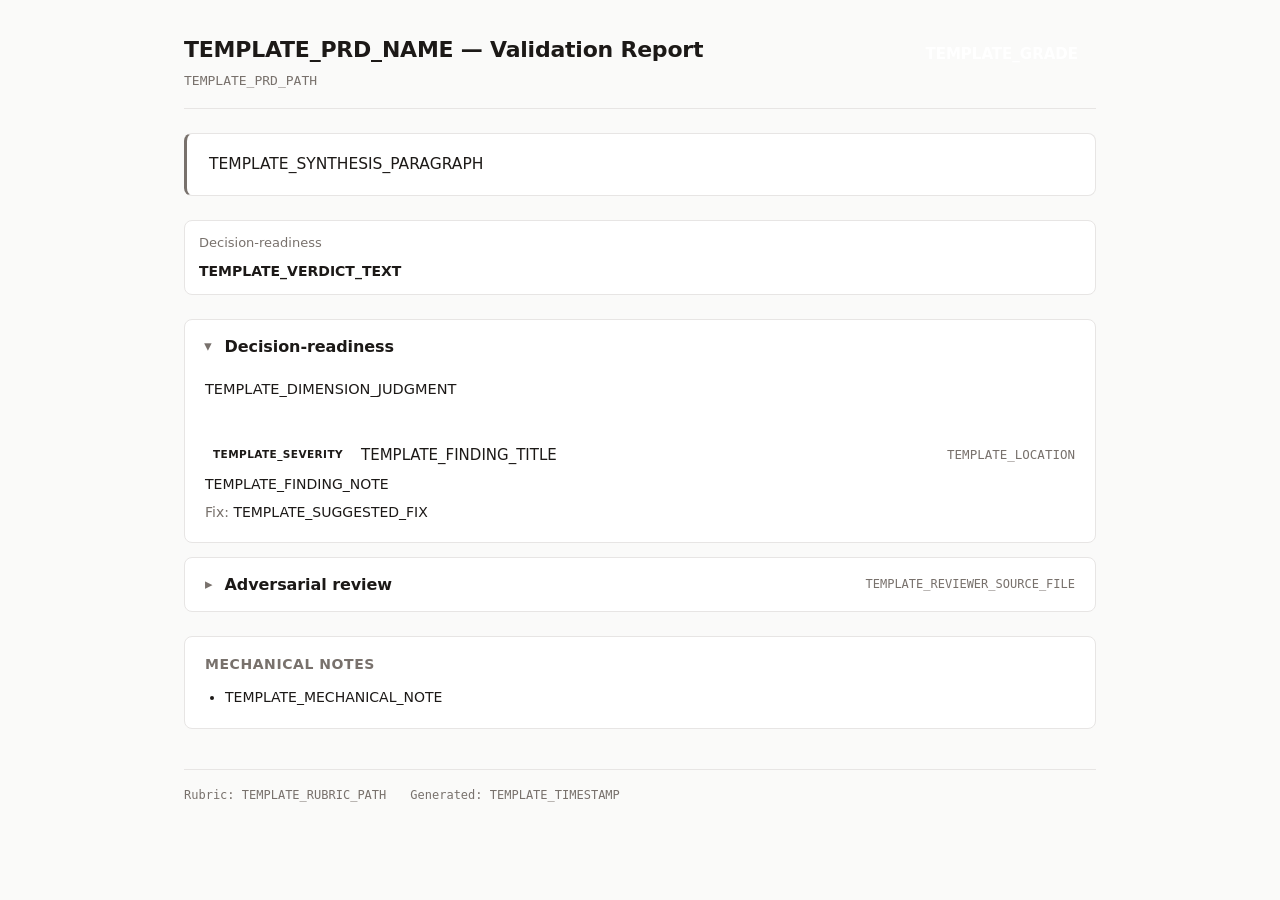
<file: .agent/skills/bmad-prd/assets/validation-report-template.html>
<!DOCTYPE html>
<!--
  PRD Validation Report — skeleton template.

  This file is a starter the synthesis pass fills in directly. There is no
  substitution engine. The LLM:
    1. Reads {doc_workspace}/review-rubric.md and every review-{slug}.md from
       additional reviewers.
    2. Copies this skeleton.
    3. Replaces the placeholder content (everything between TEMPLATE markers)
       with the consolidated review, preserving the structure and CSS.
    4. Writes the result to {doc_workspace}/validation-report.html.
    5. Writes a markdown twin to {doc_workspace}/validation-report.md.

  Visual rules the LLM must preserve:
    - The container width, the color tokens, the typography.
    - One dimension = one collapsible <section class="dimension">.
    - Verdict pill uses the verdict-* class matching its judgment.
    - Severity badge uses the sev-* class matching its level.
    - Each extra reviewer (adversarial, etc.) gets its own collapsible section
      below the rubric dimensions.
    - The footer always shows the artifact paths and timestamp.
-->
<html lang="en">
<head>
<meta charset="utf-8">
<title>PRD Validation: TEMPLATE_PRD_NAME</title>
<style>
  :root {
    --bg: #fafaf9;
    --surface: #ffffff;
    --border: #e7e5e4;
    --text: #1c1917;
    --muted: #78716c;

    --verdict-strong: #16a34a;
    --verdict-adequate: #65a30d;
    --verdict-thin: #d97706;
    --verdict-broken: #dc2626;

    --sev-low: #64748b;
    --sev-medium: #ca8a04;
    --sev-high: #ea580c;
    --sev-critical: #dc2626;

    --grade-exc: #16a34a;
    --grade-good: #65a30d;
    --grade-fair: #d97706;
    --grade-poor: #dc2626;
  }
  * { box-sizing: border-box; }
  html, body { margin: 0; padding: 0; }
  body {
    font-family: -apple-system, BlinkMacSystemFont, "Segoe UI", Inter, system-ui, sans-serif;
    background: var(--bg);
    color: var(--text);
    line-height: 1.6;
    font-size: 15px;
  }
  .container { max-width: 960px; margin: 0 auto; padding: 32px 24px 64px; }

  header.report-header {
    display: flex;
    align-items: flex-start;
    justify-content: space-between;
    gap: 24px;
    padding-bottom: 16px;
    border-bottom: 1px solid var(--border);
    margin-bottom: 24px;
  }
  .title h1 { margin: 0; font-size: 22px; font-weight: 600; letter-spacing: -0.01em; }
  .title .subtitle { color: var(--muted); font-size: 13px; margin-top: 4px; font-family: ui-monospace, "SF Mono", Menlo, monospace; }
  .grade {
    padding: 10px 18px;
    border-radius: 8px;
    font-weight: 600;
    color: white;
    font-size: 15px;
    white-space: nowrap;
  }
  .grade-excellent { background: var(--grade-exc); }
  .grade-good { background: var(--grade-good); }
  .grade-fair { background: var(--grade-fair); }
  .grade-poor { background: var(--grade-poor); }

  .synthesis {
    background: var(--surface);
    border: 1px solid var(--border);
    border-left: 3px solid var(--muted);
    border-radius: 8px;
    padding: 18px 22px;
    margin-bottom: 24px;
    font-size: 15.5px;
  }
  .synthesis p { margin: 0 0 10px; }
  .synthesis p:last-child { margin-bottom: 0; }

  .dimension-summary {
    display: grid;
    grid-template-columns: repeat(auto-fit, minmax(180px, 1fr));
    gap: 10px;
    margin-bottom: 24px;
  }
  .dim-card {
    background: var(--surface);
    border: 1px solid var(--border);
    border-radius: 8px;
    padding: 12px 14px;
  }
  .dim-card .dim-name { font-size: 13px; color: var(--muted); margin-bottom: 6px; }
  .dim-card .dim-verdict { font-size: 14px; font-weight: 600; }

  section.dimension, section.reviewer-section { margin-bottom: 14px; }
  section.dimension details, section.reviewer-section details {
    background: var(--surface);
    border: 1px solid var(--border);
    border-radius: 8px;
    overflow: hidden;
  }
  section summary {
    padding: 14px 20px;
    cursor: pointer;
    user-select: none;
    list-style: none;
    display: flex;
    align-items: center;
    gap: 12px;
  }
  section summary::-webkit-details-marker { display: none; }
  section summary::before {
    content: "▸";
    display: inline-block;
    color: var(--muted);
    transition: transform 0.15s ease;
  }
  section details[open] summary::before { transform: rotate(90deg); }
  section summary h2 {
    display: inline;
    margin: 0;
    font-size: 16px;
    font-weight: 600;
    letter-spacing: -0.005em;
    flex: 1;
  }
  .verdict-pill {
    font-size: 11px;
    padding: 3px 10px;
    border-radius: 999px;
    font-weight: 600;
    text-transform: uppercase;
    letter-spacing: 0.04em;
    color: white;
  }
  .verdict-strong { background: var(--verdict-strong); }
  .verdict-adequate { background: var(--verdict-adequate); }
  .verdict-thin { background: var(--verdict-thin); }
  .verdict-broken { background: var(--verdict-broken); }

  .dim-body { padding: 4px 20px 18px; }
  .dim-judgment { color: var(--text); font-size: 14.5px; }
  .dim-judgment p { margin: 0 0 10px; }

  .findings-list { padding: 0 20px 4px; }
  article.finding {
    padding: 14px 0;
    border-top: 1px solid var(--border);
  }
  article.finding:first-child { border-top: none; }
  article.finding header {
    display: flex;
    align-items: center;
    gap: 10px;
    flex-wrap: wrap;
    margin-bottom: 6px;
  }
  .badge {
    font-size: 10.5px;
    padding: 3px 8px;
    border-radius: 4px;
    font-weight: 600;
    text-transform: uppercase;
    letter-spacing: 0.04em;
    line-height: 1.4;
  }
  .badge-sev-low { background: rgba(100, 116, 139, 0.12); color: var(--sev-low); }
  .badge-sev-medium { background: rgba(202, 138, 4, 0.14); color: var(--sev-medium); }
  .badge-sev-high { background: rgba(234, 88, 12, 0.14); color: var(--sev-high); }
  .badge-sev-critical { background: rgba(220, 38, 38, 0.14); color: var(--sev-critical); }
  .finding-title { margin: 0; font-size: 15px; font-weight: 500; flex: 1; min-width: 200px; }
  .finding-location { font-family: ui-monospace, "SF Mono", Menlo, monospace; font-size: 12.5px; color: var(--muted); }
  .finding-note, .finding-fix { margin-top: 6px; font-size: 14px; }
  .finding-fix strong { color: var(--muted); font-weight: 500; }

  .reviewer-source {
    font-size: 12px;
    color: var(--muted);
    font-family: ui-monospace, "SF Mono", Menlo, monospace;
  }

  .mechanical {
    background: var(--surface);
    border: 1px solid var(--border);
    border-radius: 8px;
    padding: 16px 20px;
    margin-top: 24px;
    font-size: 14px;
  }
  .mechanical h3 { margin: 0 0 10px; font-size: 14px; font-weight: 600; color: var(--muted); text-transform: uppercase; letter-spacing: 0.04em; }
  .mechanical ul { margin: 0; padding-left: 20px; }
  .mechanical li { margin-bottom: 4px; color: var(--text); }

  footer.report-footer {
    margin-top: 40px;
    padding-top: 16px;
    border-top: 1px solid var(--border);
    font-size: 12px;
    color: var(--muted);
    font-family: ui-monospace, "SF Mono", Menlo, monospace;
  }
  footer .meta { display: flex; gap: 24px; flex-wrap: wrap; }
</style>
</head>
<body>
  <div class="container">

    <!-- TEMPLATE: header. Fill prd name, prd path, grade text & class. -->
    <header class="report-header">
      <div class="title">
        <h1>TEMPLATE_PRD_NAME — Validation Report</h1>
        <div class="subtitle">TEMPLATE_PRD_PATH</div>
      </div>
      <div class="grade TEMPLATE_GRADE_CLASS">TEMPLATE_GRADE</div>
    </header>

    <!-- TEMPLATE: overall synthesis paragraphs. Lift directly from
         review-rubric.md "Overall verdict" section; expand if extra reviewers
         materially shift the picture. Wrap each paragraph in <p>. -->
    <div class="synthesis">
      <p>TEMPLATE_SYNTHESIS_PARAGRAPH</p>
    </div>

    <!-- TEMPLATE: dimension summary cards. One per rubric dimension. The
         dim-verdict text uses one of: strong | adequate | thin | broken. -->
    <div class="dimension-summary">
      <div class="dim-card">
        <div class="dim-name">Decision-readiness</div>
        <div class="dim-verdict" style="color: var(--verdict-TEMPLATE_VERDICT)">TEMPLATE_VERDICT_TEXT</div>
      </div>
      <!-- repeat for each of the seven dimensions -->
    </div>

    <!-- TEMPLATE: one section per rubric dimension. Skip a dimension entirely
         if the rubric review marked it n/a for this PRD (e.g. downstream
         usability for a standalone PRD). Open the section by default if
         verdict is thin or broken. -->
    <section class="dimension">
      <details open>
        <summary>
          <h2>Decision-readiness</h2>
          <span class="verdict-pill verdict-TEMPLATE_VERDICT">TEMPLATE_VERDICT_TEXT</span>
        </summary>
        <div class="dim-body">
          <div class="dim-judgment">
            <p>TEMPLATE_DIMENSION_JUDGMENT</p>
          </div>
        </div>
        <div class="findings-list">
          <!-- TEMPLATE: zero or more findings -->
          <article class="finding">
            <header>
              <span class="badge badge-sev-TEMPLATE_SEVERITY">TEMPLATE_SEVERITY</span>
              <h3 class="finding-title">TEMPLATE_FINDING_TITLE</h3>
              <span class="finding-location">TEMPLATE_LOCATION</span>
            </header>
            <div class="finding-note">TEMPLATE_FINDING_NOTE</div>
            <div class="finding-fix"><strong>Fix:</strong> TEMPLATE_SUGGESTED_FIX</div>
          </article>
        </div>
      </details>
    </section>

    <!-- TEMPLATE: one section per extra reviewer that ran (adversarial, etc.).
         Skip this block entirely if only the rubric walker ran. -->
    <section class="reviewer-section">
      <details>
        <summary>
          <h2>Adversarial review</h2>
          <span class="reviewer-source">TEMPLATE_REVIEWER_SOURCE_FILE</span>
        </summary>
        <div class="dim-body">
          <div class="dim-judgment">
            <p>TEMPLATE_REVIEWER_PREAMBLE</p>
          </div>
        </div>
        <div class="findings-list">
          <article class="finding">
            <header>
              <span class="badge badge-sev-TEMPLATE_SEVERITY">TEMPLATE_SEVERITY</span>
              <h3 class="finding-title">TEMPLATE_FINDING_TITLE</h3>
              <span class="finding-location">TEMPLATE_LOCATION</span>
            </header>
            <div class="finding-note">TEMPLATE_FINDING_NOTE</div>
            <div class="finding-fix"><strong>Fix:</strong> TEMPLATE_SUGGESTED_FIX</div>
          </article>
        </div>
      </details>
    </section>

    <!-- TEMPLATE: mechanical notes — short, bulleted. Skip if there are none. -->
    <div class="mechanical">
      <h3>Mechanical notes</h3>
      <ul>
        <li>TEMPLATE_MECHANICAL_NOTE</li>
      </ul>
    </div>

    <footer class="report-footer">
      <div class="meta">
        <span>Rubric: TEMPLATE_RUBRIC_PATH</span>
        <span>Generated: TEMPLATE_TIMESTAMP</span>
      </div>
    </footer>
  </div>
</body>
</html>
</file>
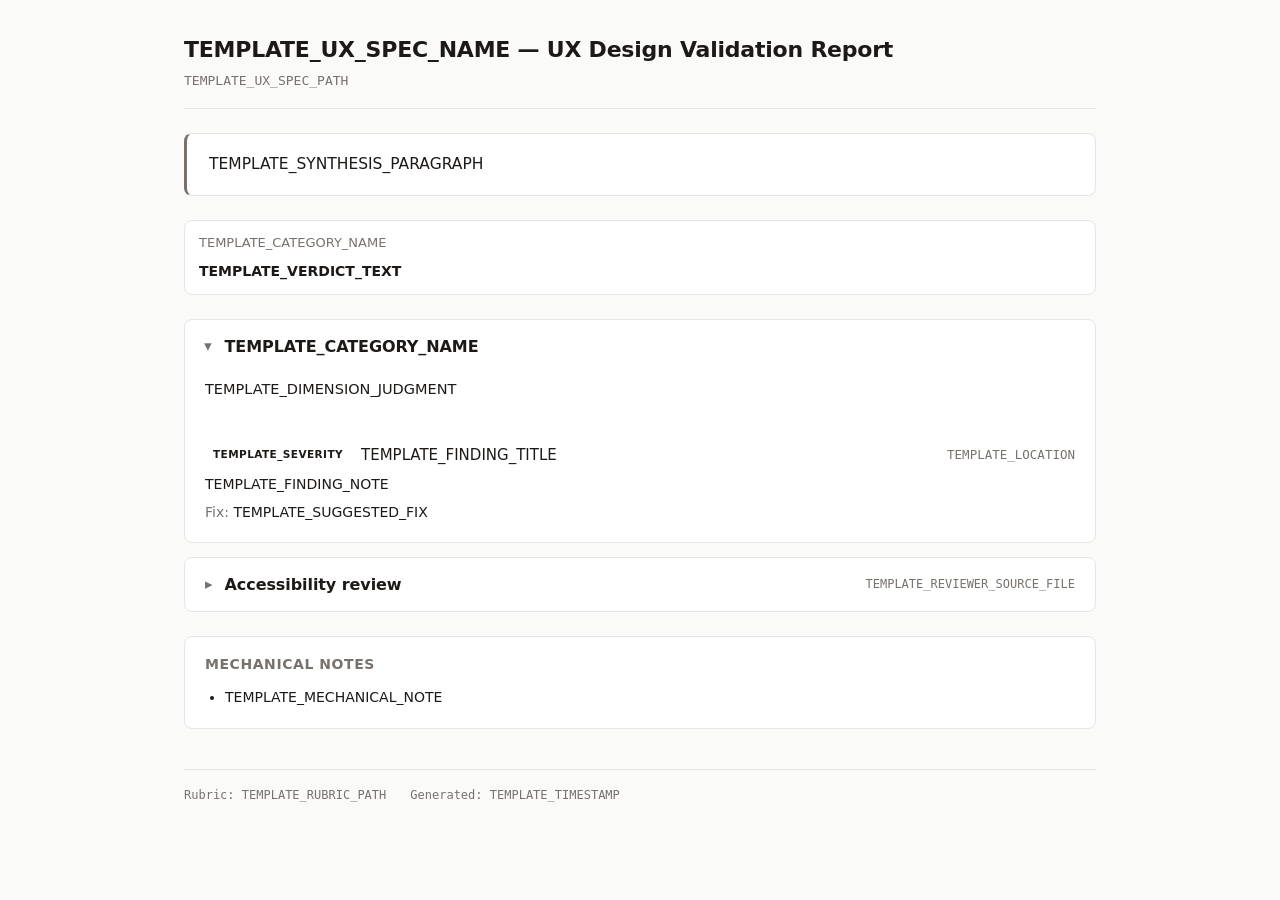
<file: .agent/skills/bmad-ux/assets/validation-report-template.html>
<!DOCTYPE html>
<!--
  UX Design Validation Report — skeleton template.

  This file is a starter the synthesis pass fills in directly. There is no
  substitution engine. The LLM:
    1. Reads {doc_workspace}/review-rubric.md and every review-{slug}.md from
       additional reviewers.
    2. Copies this skeleton.
    3. Replaces the placeholder content (everything between TEMPLATE markers)
       with the consolidated review, preserving the structure and CSS.
    4. Writes the result to {doc_workspace}/validation-report.html.
    5. Writes a markdown twin to {doc_workspace}/validation-report.md.

  Visual rules the LLM must preserve:
    - The container width, the color tokens, the typography.
    - One dimension = one collapsible <section class="dimension">.
    - Verdict pill uses the verdict-* class matching its judgment.
    - Severity badge uses the badge-sev-* class matching its level.
    - Each extra reviewer (accessibility, adversarial, etc.) gets its own
      collapsible section below the rubric dimensions.
    - The footer always shows the artifact paths and timestamp.
-->
<html lang="en">
<head>
<meta charset="utf-8">
<title>UX Design Validation: TEMPLATE_UX_SPEC_NAME</title>
<style>
  :root {
    --bg: #fafaf9;
    --surface: #ffffff;
    --border: #e7e5e4;
    --text: #1c1917;
    --muted: #78716c;

    --verdict-strong: #16a34a;
    --verdict-adequate: #65a30d;
    --verdict-thin: #d97706;
    --verdict-broken: #dc2626;

    --sev-low: #64748b;
    --sev-medium: #ca8a04;
    --sev-high: #ea580c;
    --sev-critical: #dc2626;
  }
  * { box-sizing: border-box; }
  html, body { margin: 0; padding: 0; }
  body {
    font-family: -apple-system, BlinkMacSystemFont, "Segoe UI", Inter, system-ui, sans-serif;
    background: var(--bg);
    color: var(--text);
    line-height: 1.6;
    font-size: 15px;
  }
  .container { max-width: 960px; margin: 0 auto; padding: 32px 24px 64px; }

  header.report-header {
    display: flex;
    align-items: flex-start;
    justify-content: space-between;
    gap: 24px;
    padding-bottom: 16px;
    border-bottom: 1px solid var(--border);
    margin-bottom: 24px;
  }
  .title h1 { margin: 0; font-size: 22px; font-weight: 600; letter-spacing: -0.01em; }
  .title .subtitle { color: var(--muted); font-size: 13px; margin-top: 4px; font-family: ui-monospace, "SF Mono", Menlo, monospace; }

  .synthesis {
    background: var(--surface);
    border: 1px solid var(--border);
    border-left: 3px solid var(--muted);
    border-radius: 8px;
    padding: 18px 22px;
    margin-bottom: 24px;
    font-size: 15.5px;
  }
  .synthesis p { margin: 0 0 10px; }
  .synthesis p:last-child { margin-bottom: 0; }

  .dimension-summary {
    display: grid;
    grid-template-columns: repeat(auto-fit, minmax(180px, 1fr));
    gap: 10px;
    margin-bottom: 24px;
  }
  .dim-card {
    background: var(--surface);
    border: 1px solid var(--border);
    border-radius: 8px;
    padding: 12px 14px;
  }
  .dim-card .dim-name { font-size: 13px; color: var(--muted); margin-bottom: 6px; }
  .dim-card .dim-verdict { font-size: 14px; font-weight: 600; }

  section.dimension, section.reviewer-section { margin-bottom: 14px; }
  section.dimension details, section.reviewer-section details {
    background: var(--surface);
    border: 1px solid var(--border);
    border-radius: 8px;
    overflow: hidden;
  }
  section summary {
    padding: 14px 20px;
    cursor: pointer;
    user-select: none;
    list-style: none;
    display: flex;
    align-items: center;
    gap: 12px;
  }
  section summary::-webkit-details-marker { display: none; }
  section summary::before {
    content: "▸";
    display: inline-block;
    color: var(--muted);
    transition: transform 0.15s ease;
  }
  section details[open] summary::before { transform: rotate(90deg); }
  section summary h2 {
    display: inline;
    margin: 0;
    font-size: 16px;
    font-weight: 600;
    letter-spacing: -0.005em;
    flex: 1;
  }
  .verdict-pill {
    font-size: 11px;
    padding: 3px 10px;
    border-radius: 999px;
    font-weight: 600;
    text-transform: uppercase;
    letter-spacing: 0.04em;
    color: white;
  }
  .verdict-strong { background: var(--verdict-strong); }
  .verdict-adequate { background: var(--verdict-adequate); }
  .verdict-thin { background: var(--verdict-thin); }
  .verdict-broken { background: var(--verdict-broken); }

  .dim-body { padding: 4px 20px 18px; }
  .dim-judgment { color: var(--text); font-size: 14.5px; }
  .dim-judgment p { margin: 0 0 10px; }

  .findings-list { padding: 0 20px 4px; }
  article.finding {
    padding: 14px 0;
    border-top: 1px solid var(--border);
  }
  article.finding:first-child { border-top: none; }
  article.finding header {
    display: flex;
    align-items: center;
    gap: 10px;
    flex-wrap: wrap;
    margin-bottom: 6px;
  }
  .badge {
    font-size: 10.5px;
    padding: 3px 8px;
    border-radius: 4px;
    font-weight: 600;
    text-transform: uppercase;
    letter-spacing: 0.04em;
    line-height: 1.4;
  }
  .badge-sev-low { background: rgba(100, 116, 139, 0.12); color: var(--sev-low); }
  .badge-sev-medium { background: rgba(202, 138, 4, 0.14); color: var(--sev-medium); }
  .badge-sev-high { background: rgba(234, 88, 12, 0.14); color: var(--sev-high); }
  .badge-sev-critical { background: rgba(220, 38, 38, 0.14); color: var(--sev-critical); }
  .finding-title { margin: 0; font-size: 15px; font-weight: 500; flex: 1; min-width: 200px; }
  .finding-location { font-family: ui-monospace, "SF Mono", Menlo, monospace; font-size: 12.5px; color: var(--muted); }
  .finding-note, .finding-fix { margin-top: 6px; font-size: 14px; }
  .finding-fix strong { color: var(--muted); font-weight: 500; }

  .reviewer-source {
    font-size: 12px;
    color: var(--muted);
    font-family: ui-monospace, "SF Mono", Menlo, monospace;
  }

  .mechanical {
    background: var(--surface);
    border: 1px solid var(--border);
    border-radius: 8px;
    padding: 16px 20px;
    margin-top: 24px;
    font-size: 14px;
  }
  .mechanical h3 { margin: 0 0 10px; font-size: 14px; font-weight: 600; color: var(--muted); text-transform: uppercase; letter-spacing: 0.04em; }
  .mechanical ul { margin: 0; padding-left: 20px; }
  .mechanical li { margin-bottom: 4px; color: var(--text); }

  footer.report-footer {
    margin-top: 40px;
    padding-top: 16px;
    border-top: 1px solid var(--border);
    font-size: 12px;
    color: var(--muted);
    font-family: ui-monospace, "SF Mono", Menlo, monospace;
  }
  footer .meta { display: flex; gap: 24px; flex-wrap: wrap; }
</style>
</head>
<body>
  <div class="container">

    <!-- TEMPLATE: header. Fill ux spec name and ux spec path. No overall grade —
         per-category verdicts and severity counts below carry the picture. -->
    <header class="report-header">
      <div class="title">
        <h1>TEMPLATE_UX_SPEC_NAME — UX Design Validation Report</h1>
        <div class="subtitle">TEMPLATE_UX_SPEC_PATH</div>
      </div>
    </header>

    <!-- TEMPLATE: overall synthesis paragraphs. Lift directly from
         review-rubric.md "Overall verdict" section; expand if extra reviewers
         (accessibility, adversarial, etc.) materially shift the picture.
         Wrap each paragraph in <p>. -->
    <div class="synthesis">
      <p>TEMPLATE_SYNTHESIS_PARAGRAPH</p>
    </div>

    <!-- TEMPLATE: dimension summary cards. One per rubric category, in this
         canonical order (from references/validate.md):
           1. Flow coverage
           2. Token completeness
           3. Component coverage
           4. State coverage
           5. Visual reference coverage
           6. Bloat & overspecification
           7. Inheritance discipline
           8. Shape fit
         The dim-verdict text uses one of: strong | adequate | thin | broken. -->
    <div class="dimension-summary">
      <div class="dim-card">
        <div class="dim-name">TEMPLATE_CATEGORY_NAME</div>
        <div class="dim-verdict" style="color: var(--verdict-TEMPLATE_VERDICT)">TEMPLATE_VERDICT_TEXT</div>
      </div>
      <!-- repeat for each of the eight rubric categories -->
    </div>

    <!-- TEMPLATE: one section per rubric category, same canonical order as the
         summary cards above. Skip a category entirely if the rubric review
         marked it n/a for this UX spec. Open the section by default if verdict
         is thin or broken. -->
    <section class="dimension">
      <details open>
        <summary>
          <h2>TEMPLATE_CATEGORY_NAME</h2>
          <span class="verdict-pill verdict-TEMPLATE_VERDICT">TEMPLATE_VERDICT_TEXT</span>
        </summary>
        <div class="dim-body">
          <div class="dim-judgment">
            <p>TEMPLATE_DIMENSION_JUDGMENT</p>
          </div>
        </div>
        <div class="findings-list">
          <!-- TEMPLATE: zero or more findings -->
          <article class="finding">
            <header>
              <span class="badge badge-sev-TEMPLATE_SEVERITY">TEMPLATE_SEVERITY</span>
              <h3 class="finding-title">TEMPLATE_FINDING_TITLE</h3>
              <span class="finding-location">TEMPLATE_LOCATION</span>
            </header>
            <div class="finding-note">TEMPLATE_FINDING_NOTE</div>
            <div class="finding-fix"><strong>Fix:</strong> TEMPLATE_SUGGESTED_FIX</div>
          </article>
        </div>
      </details>
    </section>

    <!-- TEMPLATE: one section per extra reviewer that ran (accessibility,
         adversarial, brand-conformance, etc.). Skip this block entirely if
         only the rubric walker ran. -->
    <section class="reviewer-section">
      <details>
        <summary>
          <h2>Accessibility review</h2>
          <span class="reviewer-source">TEMPLATE_REVIEWER_SOURCE_FILE</span>
        </summary>
        <div class="dim-body">
          <div class="dim-judgment">
            <p>TEMPLATE_REVIEWER_PREAMBLE</p>
          </div>
        </div>
        <div class="findings-list">
          <article class="finding">
            <header>
              <span class="badge badge-sev-TEMPLATE_SEVERITY">TEMPLATE_SEVERITY</span>
              <h3 class="finding-title">TEMPLATE_FINDING_TITLE</h3>
              <span class="finding-location">TEMPLATE_LOCATION</span>
            </header>
            <div class="finding-note">TEMPLATE_FINDING_NOTE</div>
            <div class="finding-fix"><strong>Fix:</strong> TEMPLATE_SUGGESTED_FIX</div>
          </article>
        </div>
      </details>
    </section>

    <!-- TEMPLATE: mechanical notes — short, bulleted. Skip if there are none. -->
    <div class="mechanical">
      <h3>Mechanical notes</h3>
      <ul>
        <li>TEMPLATE_MECHANICAL_NOTE</li>
      </ul>
    </div>

    <footer class="report-footer">
      <div class="meta">
        <span>Rubric: TEMPLATE_RUBRIC_PATH</span>
        <span>Generated: TEMPLATE_TIMESTAMP</span>
      </div>
    </footer>
  </div>
</body>
</html>
</file>
<file: style.css>
/* --- DESIGN SYSTEM & CSS TOKENS --- */
:root {
  --color-bg: #FDFBF7;
  --color-text-main: #2B2B2B;
  --color-text-muted: #555555;
  --color-sage: #8FA89B;
  --color-sage-light: #F0F4F2;
  --color-sage-dark: #6C8578;
  --color-terracota: #D07C60;
  --color-terracota-light: #F9EFEB;
  --color-terracota-dark: #B05F45;
  --color-gold: #D6A45C;
  --color-white: #FFFFFF;
  --font-headers: 'Outfit', sans-serif;
  --font-body: 'Lora', serif;
  --border-radius-sm: 8px;
  --border-radius-md: 16px;
  --border-radius-lg: 24px;
  --transition-smooth: all 0.3s cubic-bezier(0.4, 0, 0.2, 1);
  --box-shadow-soft: 0 10px 30px rgba(43, 43, 43, 0.05);
  --box-shadow-medium: 0 20px 40px rgba(43, 43, 43, 0.1);
}

/* --- RESET & BASIC STYLES --- */
* {
  margin: 0;
  padding: 0;
  box-sizing: border-box;
  scroll-behavior: smooth;
}

body {
  background-color: var(--color-bg);
  color: var(--color-text-main);
  font-family: var(--font-body);
  font-size: 1.1rem;
  line-height: 1.7;
  overflow-x: hidden;
  position: relative;
}

h1, h2, h3, h4, .logo-text, .badge, .btn {
  font-family: var(--font-headers);
  font-weight: 600;
}

.container {
  max-width: 1200px;
  margin: 0 auto;
  padding: 0 2rem;
  position: relative;
  z-index: 10;
}

/* --- BACKGROUND GLOW ANIMATIONS --- */
.ambient-glow {
  position: absolute;
  border-radius: 50%;
  filter: blur(120px);
  opacity: 0.15;
  z-index: 1;
  pointer-events: none;
}

.glow-1 {
  width: 400px;
  height: 400px;
  background-color: var(--color-sage);
  top: -100px;
  right: -50px;
  animation: float-glow-1 12s infinite alternate ease-in-out;
}

.glow-2 {
  width: 500px;
  height: 500px;
  background-color: var(--color-terracota);
  top: 500px;
  left: -150px;
  animation: float-glow-2 15s infinite alternate ease-in-out;
}

@keyframes float-glow-1 {
  0% { transform: translate(0, 0) scale(1); }
  100% { transform: translate(-50px, 30px) scale(1.1); }
}

@keyframes float-glow-2 {
  0% { transform: translate(0, 0) scale(1); }
  100% { transform: translate(40px, -60px) scale(0.95); }
}

/* --- BADGES & BUTTONS --- */
.badge {
  display: inline-block;
  background-color: var(--color-terracota-light);
  color: var(--color-terracota-dark);
  font-size: 0.85rem;
  text-transform: uppercase;
  letter-spacing: 0.1em;
  padding: 0.5rem 1.25rem;
  border-radius: 50px;
  margin-bottom: 1.5rem;
  border: 1px solid rgba(208, 124, 96, 0.15);
}

.btn {
  display: inline-flex;
  align-items: center;
  justify-content: center;
  gap: 0.5rem;
  padding: 0.9rem 2rem;
  border-radius: 50px;
  font-size: 1rem;
  cursor: pointer;
  text-decoration: none;
  transition: var(--transition-smooth);
  border: none;
}

.btn-primary {
  background-color: var(--color-terracota);
  color: var(--color-white);
  box-shadow: 0 4px 15px rgba(208, 124, 96, 0.3);
}

.btn-primary:hover {
  background-color: var(--color-terracota-dark);
  transform: translateY(-2px);
  box-shadow: 0 6px 20px rgba(208, 124, 96, 0.4);
}

.btn-secondary {
  background-color: transparent;
  color: var(--color-sage-dark);
  border: 1.5px solid var(--color-sage);
}

.btn-secondary:hover {
  background-color: var(--color-sage-light);
  transform: translateY(-2px);
}

/* --- HEADER --- */
.site-header {
  padding: 1.5rem 0;
  position: absolute;
  top: 0;
  left: 0;
  width: 100%;
  z-index: 100;
}

.header-container {
  display: flex;
  justify-content: space-between;
  align-items: center;
  max-width: 1200px;
  margin: 0 auto;
  padding: 0 2rem;
}

.logo-area {
  display: flex;
  align-items: center;
  gap: 0.75rem;
}

.logo-img {
  width: 42px;
  height: 42px;
  border-radius: 50%;
  object-fit: cover;
  box-shadow: var(--box-shadow-soft);
  border: 1px solid rgba(143, 168, 155, 0.3);
}

.logo-text {
  font-size: 1.25rem;
  color: var(--color-text-main);
  letter-spacing: -0.02em;
}

/* --- HERO SECTION --- */
.hero-section {
  padding: 10rem 0 6rem 0;
  position: relative;
}

.hero-grid {
  display: grid;
  grid-template-columns: 1.1fr 0.9fr;
  gap: 4rem;
  align-items: center;
}

.hero-title {
  font-size: 3.5rem;
  line-height: 1.15;
  color: var(--color-text-main);
  margin-bottom: 1.5rem;
  letter-spacing: -0.03em;
}

.hero-title span {
  color: var(--color-sage-dark);
  position: relative;
}

.hero-title span::after {
  content: '';
  position: absolute;
  bottom: 8px;
  left: 0;
  width: 100%;
  height: 8px;
  background-color: rgba(143, 168, 155, 0.15);
  z-index: -1;
  border-radius: 4px;
}

.hero-subtitle {
  font-size: 1.25rem;
  color: var(--color-text-muted);
  margin-bottom: 2.5rem;
}

/* --- DIRECT PURCHASE CARD --- */
.purchase-box {
  background: rgba(255, 255, 255, 0.75);
  backdrop-filter: blur(12px);
  -webkit-backdrop-filter: blur(12px);
  padding: 2.5rem;
  border-radius: var(--border-radius-lg);
  border: 1px solid rgba(255, 255, 255, 0.6);
  box-shadow: var(--box-shadow-medium);
  transition: var(--transition-smooth);
}

.purchase-box:hover {
  box-shadow: 0 24px 48px rgba(43, 43, 43, 0.12);
}

.purchase-tag-row {
  display: flex;
  align-items: center;
  flex-wrap: wrap;
  gap: 0.75rem;
  margin-bottom: 1.25rem;
}

.purchase-pill {
  font-family: var(--font-headers);
  font-size: 0.75rem;
  font-weight: 700;
  text-transform: uppercase;
  letter-spacing: 0.08em;
  background-color: var(--color-sage-light);
  color: var(--color-sage-dark);
  padding: 0.35rem 0.85rem;
  border-radius: 50px;
  border: 1px solid rgba(143, 168, 155, 0.3);
}

.format-note {
  font-family: var(--font-headers);
  font-size: 0.85rem;
  color: var(--color-text-muted);
}

.purchase-title {
  font-size: 1.65rem;
  line-height: 1.3;
  margin-bottom: 0.75rem;
  color: var(--color-text-main);
}

.purchase-desc {
  font-size: 1.05rem;
  color: var(--color-text-muted);
  line-height: 1.6;
  margin-bottom: 2rem;
}

.btn-purchase {
  width: 100%;
  font-size: 1.05rem;
  padding: 1.1rem 2rem;
  font-weight: 600;
  box-shadow: 0 6px 20px rgba(208, 124, 96, 0.35);
}

.btn-purchase:hover {
  transform: translateY(-2px);
  box-shadow: 0 8px 25px rgba(208, 124, 96, 0.45);
}

.trust-indicators {
  display: flex;
  flex-direction: column;
  gap: 0.6rem;
  margin-top: 1.5rem;
  padding-top: 1.25rem;
  border-top: 1px solid rgba(143, 168, 155, 0.2);
}

.trust-item {
  display: flex;
  align-items: center;
  gap: 0.6rem;
  font-family: var(--font-headers);
  font-size: 0.9rem;
  color: var(--color-text-muted);
}

.trust-item svg {
  color: var(--color-sage-dark);
  flex-shrink: 0;
}

/* --- HERO VISUAL (3D BOOK MOCKUP) --- */
.hero-visual {
  display: flex;
  justify-content: center;
  align-items: center;
}

.book-container {
  perspective: 1200px;
  position: relative;
}

.book-3d {
  width: 320px;
  height: 426px; /* 3:4 aspect ratio matching generated cover */
  position: relative;
  transform-style: preserve-3d;
  transform: rotateY(-18deg) rotateX(10deg) rotateZ(-2deg);
  transition: transform 0.5s ease;
  box-shadow: 5px 5px 20px rgba(0,0,0,0.1);
}

.book-3d:hover {
  transform: rotateY(-10deg) rotateX(5deg) rotateZ(-1deg);
}

.book-cover {
  width: 100%;
  height: 100%;
  object-fit: cover;
  border-radius: 4px 16px 16px 4px;
  position: absolute;
  top: 0;
  left: 0;
  z-index: 2;
  box-shadow: inset -4px 0 8px rgba(0,0,0,0.1);
}

.book-spine {
  position: absolute;
  top: 0;
  left: 0;
  width: 24px;
  height: 100%;
  background: linear-gradient(90deg, #1f1f1f 0%, #2f2f2f 100%);
  transform: rotateY(-90deg) translateX(-12px);
  transform-origin: left center;
  z-index: 1;
}

.book-shadow {
  position: absolute;
  bottom: -20px;
  left: 10px;
  width: 300px;
  height: 25px;
  background: rgba(0,0,0,0.15);
  border-radius: 50%;
  filter: blur(10px);
  z-index: -1;
  transform: rotateX(85deg);
}

/* --- FEATURES SECTION --- */
.features-section {
  padding: 6rem 0;
  background-color: var(--color-sage-light);
  position: relative;
  z-index: 10;
}

.section-title {
  font-size: 2.25rem;
  text-align: center;
  margin-bottom: 0.75rem;
  color: var(--color-text-main);
  letter-spacing: -0.02em;
}

.section-subtitle {
  text-align: center;
  color: var(--color-text-muted);
  max-width: 600px;
  margin: 0 auto 4rem auto;
}

.features-grid {
  display: grid;
  grid-template-columns: repeat(3, 1fr);
  gap: 2rem;
}

.feature-card {
  background-color: var(--color-white);
  padding: 3rem 2rem;
  border-radius: var(--border-radius-md);
  box-shadow: var(--box-shadow-soft);
  border: 1px solid rgba(143, 168, 155, 0.1);
  transition: var(--transition-smooth);
}

.feature-card:hover {
  transform: translateY(-5px);
  box-shadow: var(--box-shadow-medium);
  border-color: var(--color-sage);
}

.feature-icon {
  font-size: 2.5rem;
  margin-bottom: 1.5rem;
}

.feature-title {
  font-size: 1.4rem;
  margin-bottom: 1rem;
  color: var(--color-text-main);
}

.feature-text {
  font-size: 1rem;
  color: var(--color-text-muted);
  line-height: 1.6;
}

.feature-link {
  display: inline-flex;
  align-items: center;
  gap: 0.35rem;
  margin-top: 1.25rem;
  font-family: var(--font-headers);
  font-size: 0.9rem;
  font-weight: 600;
  color: var(--color-terracota);
  text-decoration: none;
  transition: var(--transition-smooth);
}

.feature-link:hover {
  color: var(--color-terracota-dark);
  transform: translateX(4px);
}

/* --- BOOK SHOWCASE SECTION --- */
.book-showcase {
  padding: 8rem 0;
  background-color: var(--color-bg);
}

.grid-2 {
  display: grid;
  grid-template-columns: 1fr 1fr;
  gap: 5rem;
  align-items: center;
}

.showcase-visual {
  display: flex;
  justify-content: center;
}

.showcase-img {
  max-width: 100%;
  height: auto;
  border-radius: var(--border-radius-md);
  box-shadow: var(--box-shadow-medium);
  border: 4px solid var(--color-white);
  transform: rotate(-1.5deg);
  transition: var(--transition-smooth);
}

.showcase-img:hover {
  transform: rotate(0) scale(1.02);
}

.showcase-content .badge {
  background-color: var(--color-sage-light);
  color: var(--color-sage-dark);
  border-color: rgba(143, 168, 155, 0.2);
}

.showcase-title {
  font-size: 2.5rem;
  margin-bottom: 1.5rem;
  line-height: 1.2;
}

.showcase-text {
  color: var(--color-text-muted);
  margin-bottom: 2rem;
  font-size: 1.15rem;
}

.quote-box {
  border-left: 3px solid var(--color-terracota);
  padding-left: 1.5rem;
  margin-bottom: 2.5rem;
  font-style: italic;
  color: var(--color-text-main);
}

.quote-text {
  font-size: 1.2rem;
  line-height: 1.6;
}

/* --- RITUAL SECTION --- */
.ritual-section {
  padding: 6rem 0 8rem 0;
  background-color: var(--color-white);
  border-top: 1px solid rgba(143, 168, 155, 0.1);
}

.steps-grid {
  display: grid;
  grid-template-columns: repeat(3, 1fr);
  gap: 3rem;
}

.step-card {
  position: relative;
  padding-top: 2rem;
}

.step-num {
  font-family: var(--font-headers);
  font-size: 4rem;
  font-weight: 700;
  color: var(--color-sage-light);
  line-height: 1;
  position: absolute;
  top: -1.5rem;
  left: 0;
  z-index: 1;
  pointer-events: none;
}

.step-title {
  font-size: 1.25rem;
  color: var(--color-text-main);
  margin-bottom: 0.75rem;
  position: relative;
  z-index: 2;
}

.step-text {
  font-size: 1rem;
  color: var(--color-text-muted);
  position: relative;
  z-index: 2;
}

/* --- AUTHORS & CREATORS SECTION --- */
.authors-section {
  padding: 7rem 0 8rem 0;
  background-color: var(--color-bg);
  position: relative;
  border-top: 1px solid rgba(143, 168, 155, 0.15);
}

.section-header-center {
  text-align: center;
  max-width: 750px;
  margin: 0 auto 4rem auto;
}

.creators-grid {
  display: grid;
  grid-template-columns: repeat(2, 1fr);
  gap: 2.5rem;
  margin-bottom: 4rem;
}

.creator-card {
  background-color: var(--color-white);
  padding: 3rem 2.5rem;
  border-radius: var(--border-radius-md);
  box-shadow: var(--box-shadow-soft);
  border: 1px solid rgba(143, 168, 155, 0.15);
  transition: var(--transition-smooth);
  display: flex;
  flex-direction: column;
}

.creator-card:hover {
  transform: translateY(-4px);
  box-shadow: var(--box-shadow-medium);
  border-color: var(--color-sage);
}

.creator-header {
  display: flex;
  align-items: center;
  gap: 1.25rem;
  margin-bottom: 1.5rem;
}

.creator-icon {
  width: 58px;
  height: 58px;
  border-radius: 50%;
  display: flex;
  align-items: center;
  justify-content: center;
  flex-shrink: 0;
  border: 2px solid var(--color-white);
  box-shadow: 0 4px 12px rgba(43, 43, 43, 0.08);
}

.creator-icon-author {
  background: linear-gradient(135deg, var(--color-terracota-light) 0%, #F5D7CE 100%);
  color: var(--color-terracota-dark);
}

.creator-icon-pedagogy {
  background: linear-gradient(135deg, var(--color-sage-light) 0%, #D8E4DE 100%);
  color: var(--color-sage-dark);
}

.creator-name {
  font-size: 1.45rem;
  color: var(--color-text-main);
  margin-bottom: 0.25rem;
  line-height: 1.2;
}

.creator-tag {
  font-family: var(--font-headers);
  font-size: 0.85rem;
  font-weight: 600;
  color: var(--color-sage-dark);
  text-transform: uppercase;
  letter-spacing: 0.05em;
}

.creator-bio {
  font-size: 1.05rem;
  color: var(--color-text-muted);
  line-height: 1.7;
}

/* --- BOOK DEDICATION CARD (STORYBOOK FEEL) --- */
.book-dedication-card {
  background: linear-gradient(135deg, rgba(208, 124, 96, 0.05) 0%, rgba(143, 168, 155, 0.09) 100%);
  border: 1.5px dashed rgba(208, 124, 96, 0.35);
  border-radius: var(--border-radius-md);
  padding: 2.5rem 3rem;
  text-align: center;
  max-width: 820px;
  margin: 0 auto 4.5rem auto;
  position: relative;
}

.dedication-stars {
  color: var(--color-gold);
  font-size: 1.1rem;
  letter-spacing: 0.3em;
  margin-bottom: 1rem;
}

.dedication-text {
  font-family: var(--font-body);
  font-style: italic;
  font-size: 1.3rem;
  color: var(--color-text-main);
  margin-bottom: 1rem;
  line-height: 1.65;
}

.dedication-author {
  display: inline-block;
  font-family: var(--font-headers);
  font-size: 0.85rem;
  font-weight: 600;
  color: var(--color-terracota-dark);
  text-transform: uppercase;
  letter-spacing: 0.08em;
}

/* --- CREATORS CLOSING CTA BLOCK --- */
.creators-cta-block {
  text-align: center;
  max-width: 650px;
  margin: 0 auto;
}

.creators-cta-heading {
  font-size: 1.65rem;
  color: var(--color-text-main);
  margin-bottom: 1.75rem;
  line-height: 1.3;
}

.btn-purchase-cta {
  padding: 1.1rem 2.5rem;
  font-size: 1.05rem;
  box-shadow: 0 6px 20px rgba(208, 124, 96, 0.35);
}

.btn-purchase-cta:hover {
  transform: translateY(-2px);
  box-shadow: 0 8px 25px rgba(208, 124, 96, 0.45);
}

.creators-cta-sub {
  font-family: var(--font-headers);
  font-size: 0.9rem;
  color: var(--color-text-muted);
  margin-top: 1rem;
}

/* --- ARTICLE / EDITORIAL PAGE STYLES --- */
.site-header-solid {
  position: relative;
  background: var(--color-white);
  border-bottom: 1px solid rgba(143, 168, 155, 0.15);
  box-shadow: var(--box-shadow-soft);
}

.logo-link {
  text-decoration: none;
}

.header-actions {
  display: flex;
  align-items: center;
  gap: 1rem;
}

.header-back-btn {
  padding: 0.75rem 1.4rem;
  font-size: 0.9rem;
}

.article-main {
  padding: 4rem 0 7rem 0;
  min-height: 80vh;
}

.article-container {
  max-width: 840px;
}

.article-header {
  margin-bottom: 3.5rem;
  text-align: center;
}

.article-breadcrumb {
  font-family: var(--font-headers);
  font-size: 0.85rem;
  color: var(--color-text-muted);
  margin-bottom: 1.5rem;
}

.article-breadcrumb a {
  color: var(--color-sage-dark);
  text-decoration: none;
}

.article-breadcrumb a:hover {
  text-decoration: underline;
}

.article-title {
  font-size: 3rem;
  line-height: 1.2;
  color: var(--color-text-main);
  margin-bottom: 1.25rem;
  letter-spacing: -0.03em;
}

.article-lead {
  font-size: 1.35rem;
  color: var(--color-text-muted);
  line-height: 1.6;
  max-width: 680px;
  margin: 0 auto 1.5rem auto;
}

.article-meta-info {
  display: flex;
  align-items: center;
  justify-content: center;
  gap: 0.5rem;
  font-family: var(--font-headers);
  font-size: 0.9rem;
  color: var(--color-sage-dark);
}

.meta-dot {
  color: var(--color-sage);
}

.article-body {
  font-size: 1.15rem;
  line-height: 1.85;
  color: var(--color-text-main);
}

.article-paragraph {
  margin-bottom: 1.75rem;
}

.article-heading {
  font-size: 1.85rem;
  color: var(--color-text-main);
  margin: 3.5rem 0 1.25rem 0;
  letter-spacing: -0.02em;
  border-bottom: 1px solid rgba(143, 168, 155, 0.2);
  padding-bottom: 0.5rem;
}

.article-quote-card {
  background: var(--color-white);
  border-left: 4px solid var(--color-terracota);
  padding: 2rem 2.25rem;
  border-radius: 0 var(--border-radius-sm) var(--border-radius-sm) 0;
  margin: 2.5rem 0;
  box-shadow: var(--box-shadow-soft);
}

.article-quote-text {
  font-size: 1.2rem;
  font-style: italic;
  line-height: 1.7;
  color: var(--color-text-main);
  margin-bottom: 0.75rem;
}

.article-quote-cite {
  display: block;
  font-family: var(--font-headers);
  font-size: 0.85rem;
  font-weight: 600;
  color: var(--color-sage-dark);
  text-transform: uppercase;
  letter-spacing: 0.05em;
}

.article-list {
  margin: 1.5rem 0 2rem 2rem;
  display: flex;
  flex-direction: column;
  gap: 0.85rem;
}

.article-list li {
  line-height: 1.6;
}

/* --- ARTICLE BOTTOM BOOK CTA --- */
.article-book-cta {
  background: var(--color-white);
  border-radius: var(--border-radius-lg);
  padding: 3rem;
  box-shadow: var(--box-shadow-medium);
  border: 1px solid rgba(143, 168, 155, 0.15);
  display: grid;
  grid-template-columns: 1.3fr 0.7fr;
  gap: 2.5rem;
  align-items: center;
  margin-top: 4.5rem;
}

.article-book-cta-title {
  font-size: 1.6rem;
  line-height: 1.3;
  margin-bottom: 1rem;
  color: var(--color-text-main);
}

.article-book-cta-desc {
  font-size: 1.05rem;
  line-height: 1.65;
  color: var(--color-text-muted);
  margin-bottom: 2rem;
}

.article-cta-buttons {
  display: flex;
  flex-wrap: wrap;
  gap: 1rem;
}

.article-book-cta-visual {
  display: flex;
  justify-content: center;
}

.article-book-cover {
  max-width: 190px;
  height: auto;
  border-radius: var(--border-radius-sm);
  box-shadow: var(--box-shadow-medium);
  transform: rotate(-2deg);
  transition: var(--transition-smooth);
}

.article-book-cover:hover {
  transform: rotate(0) scale(1.03);
}

/* --- FOOTER --- */
.site-footer {
  background-color: var(--color-text-main);
  color: #888888;
  padding: 3rem 0;
  font-family: var(--font-headers);
  font-size: 0.9rem;
}

.footer-container {
  display: flex;
  justify-content: space-between;
  align-items: center;
}

.footer-links {
  display: flex;
  gap: 2rem;
}

.footer-links a {
  color: #888888;
  text-decoration: none;
  transition: var(--transition-smooth);
}

.footer-links a:hover {
  color: var(--color-bg);
}

/* --- RESPONSIVE MEDIA QUERIES --- */
@media (max-width: 992px) {
  .hero-grid {
    grid-template-columns: 1fr;
    gap: 3rem;
    text-align: center;
  }
  
  .hero-content {
    order: 2;
  }
  
  .hero-visual {
    order: 1;
    margin-bottom: 1.5rem;
  }
  
  .hero-title {
    font-size: 2.75rem;
  }
  
  .features-grid, .steps-grid, .creators-grid {
    grid-template-columns: 1fr;
    gap: 2.5rem;
  }
  
  .grid-2 {
    grid-template-columns: 1fr;
    gap: 3rem;
    text-align: center;
  }
  
  .quote-box {
    border-left: none;
    border-top: 2px solid var(--color-terracota);
    border-bottom: 2px solid var(--color-terracota);
    padding: 1.5rem 0;
  }
  
  .article-book-cta {
    grid-template-columns: 1fr;
    text-align: center;
    gap: 2rem;
    padding: 2.5rem 2rem;
  }

  .article-cta-buttons {
    justify-content: center;
  }

  .footer-container {
    flex-direction: column;
    gap: 1.5rem;
    text-align: center;
  }
}

@media (max-width: 576px) {
  .purchase-box {
    padding: 1.75rem 1.25rem;
  }
  
  .purchase-title {
    font-size: 1.35rem;
  }
  
  .btn-purchase {
    font-size: 0.95rem;
    padding: 0.9rem 1.25rem;
  }

  .creator-card {
    padding: 2rem 1.5rem;
  }

  .book-dedication-card {
    padding: 2rem 1.25rem;
  }

  .dedication-text {
    font-size: 1.15rem;
  }

  .creators-cta-heading {
    font-size: 1.35rem;
  }

  .btn-purchase-cta {
    width: 100%;
    font-size: 0.95rem;
    padding: 1rem 1.25rem;
  }

  .article-title {
    font-size: 2.15rem;
  }

  .article-lead {
    font-size: 1.15rem;
  }

  .header-actions .header-back-btn {
    display: none;
  }
}
</file>
